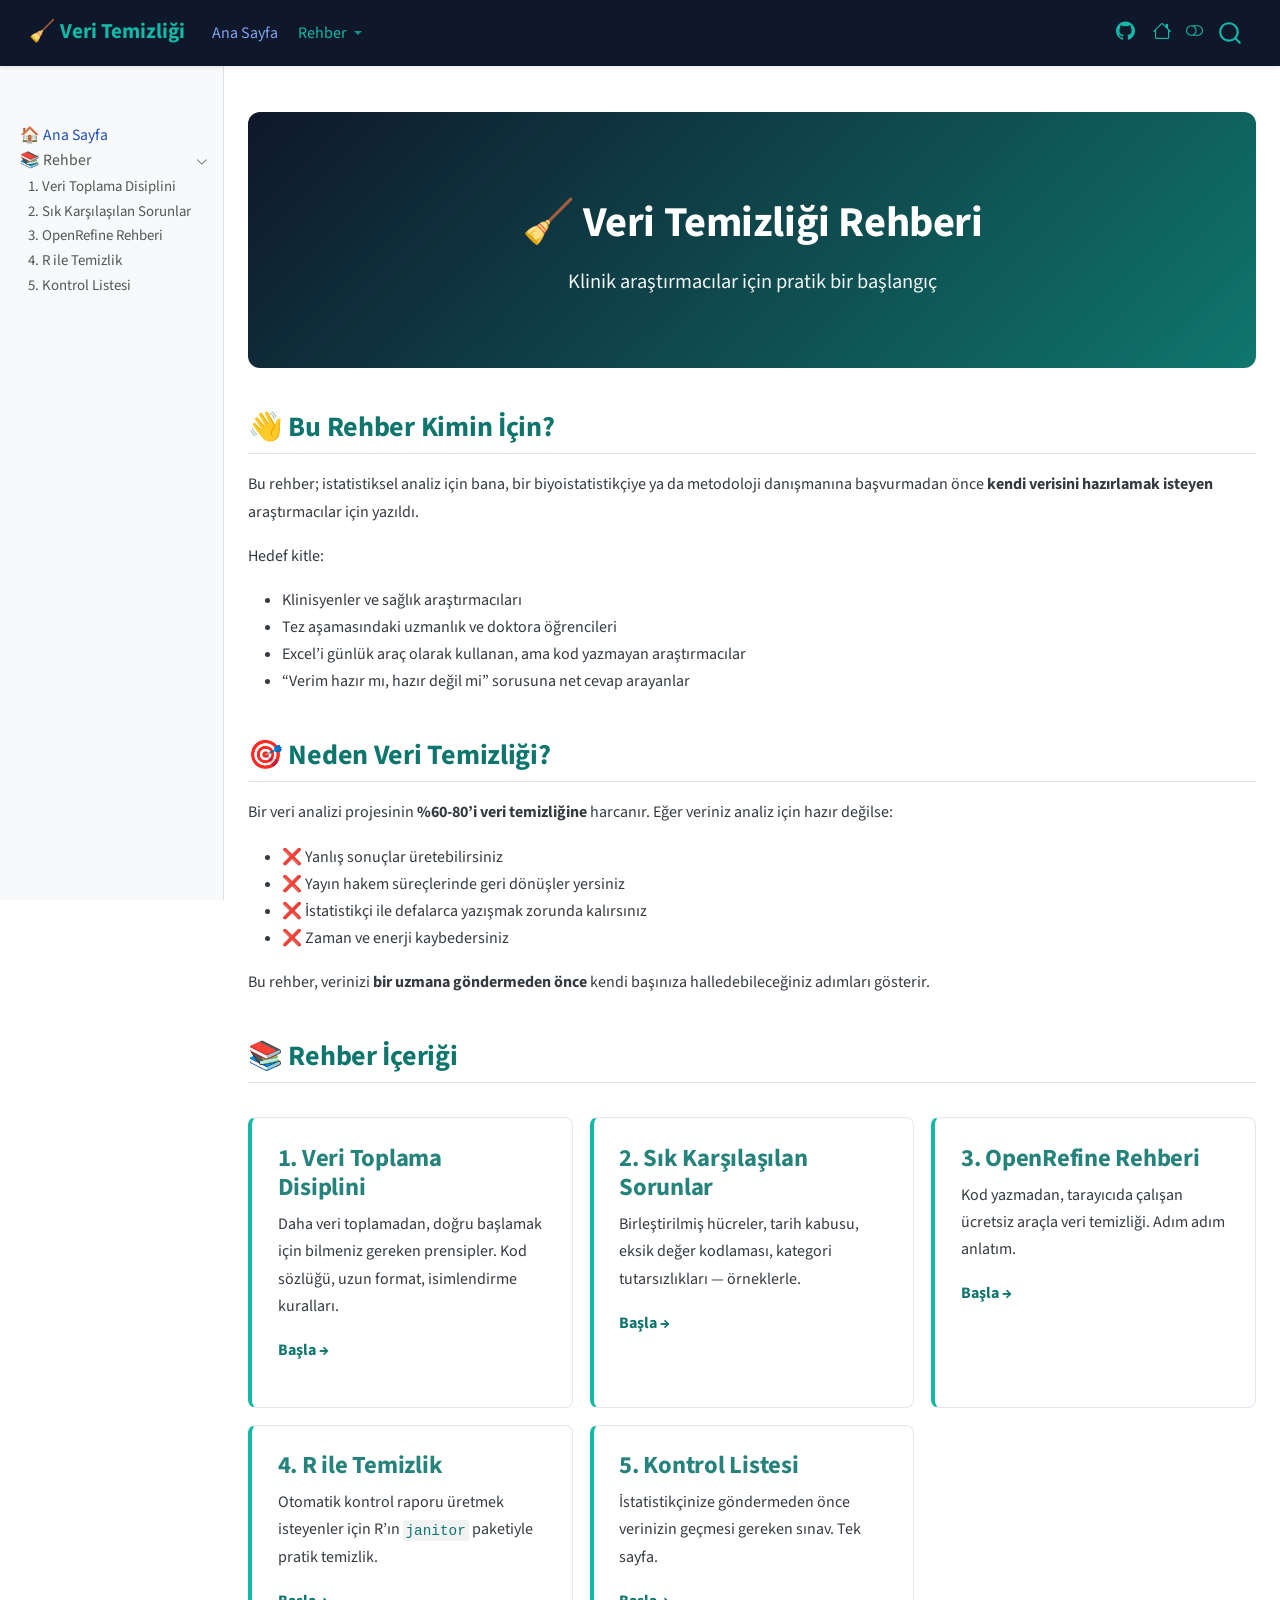
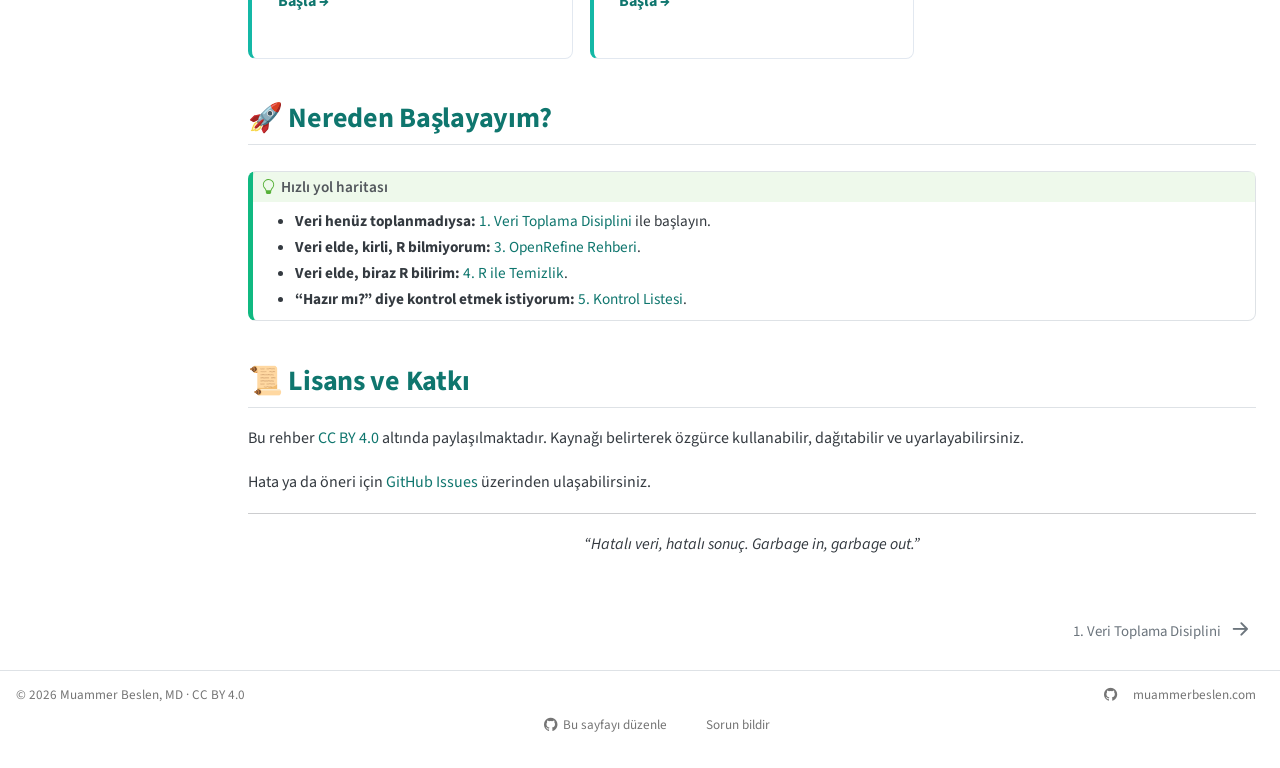
<file: index.html>
<!DOCTYPE html>
<html xmlns="http://www.w3.org/1999/xhtml" lang="tr" xml:lang="tr"><head>

<meta charset="utf-8">
<meta name="generator" content="quarto-1.9.37">

<meta name="viewport" content="width=device-width, initial-scale=1.0, user-scalable=yes">


<title>Veri Temizliği Rehberi</title>
<style>
/* Default styles provided by pandoc.
** See https://pandoc.org/MANUAL.html#variables-for-html for config info.
*/
code{white-space: pre-wrap;}
span.smallcaps{font-variant: small-caps;}
div.columns{display: flex; gap: min(4vw, 1.5em);}
div.column{flex: auto; overflow-x: auto;}
div.hanging-indent{margin-left: 1.5em; text-indent: -1.5em;}
ul.task-list{list-style: none;}
ul.task-list li input[type="checkbox"] {
  width: 0.8em;
  margin: 0 0.8em 0.2em -1em; /* quarto-specific, see https://github.com/quarto-dev/quarto-cli/issues/4556 */ 
  vertical-align: middle;
}
</style>


<script src="site_libs/quarto-nav/quarto-nav.js"></script>
<script src="site_libs/quarto-nav/headroom.min.js"></script>
<script src="site_libs/clipboard/clipboard.min.js"></script>
<script src="site_libs/quarto-search/autocomplete.umd.js"></script>
<script src="site_libs/quarto-search/fuse.min.js"></script>
<script src="site_libs/quarto-search/quarto-search.js"></script>
<meta name="quarto:offset" content="./">
<link href="./rehber/01-veri-toplama-disiplini.html" rel="next">
<script src="site_libs/quarto-html/quarto.js" type="module"></script>
<script src="site_libs/quarto-html/tabsets/tabsets.js" type="module"></script>
<script src="site_libs/quarto-html/popper.min.js"></script>
<script src="site_libs/quarto-html/tippy.umd.min.js"></script>
<script src="site_libs/quarto-html/anchor.min.js"></script>
<link href="site_libs/quarto-html/tippy.css" rel="stylesheet">
<link href="site_libs/quarto-html/quarto-syntax-highlighting-acf12a64177840b8d86f2d4f01b2e9fb.css" rel="stylesheet" class="quarto-color-scheme" id="quarto-text-highlighting-styles">
<link href="site_libs/quarto-html/quarto-syntax-highlighting-dark-23bbe8b5e4efc1e257f6d59dce478b08.css" rel="stylesheet" class="quarto-color-scheme quarto-color-alternate" id="quarto-text-highlighting-styles">
<link href="site_libs/quarto-html/quarto-syntax-highlighting-acf12a64177840b8d86f2d4f01b2e9fb.css" rel="stylesheet" class="quarto-color-scheme-extra" id="quarto-text-highlighting-styles">
<script src="site_libs/bootstrap/bootstrap.min.js"></script>
<link href="site_libs/bootstrap/bootstrap-icons.css" rel="stylesheet">
<link href="site_libs/bootstrap/bootstrap-5feaabed66f5ac1224eebc6339d715e7.min.css" rel="stylesheet" append-hash="true" class="quarto-color-scheme" id="quarto-bootstrap" data-mode="light">
<link href="site_libs/bootstrap/bootstrap-dark-e463fe4cac91f302a4b3b62c8a97ad20.min.css" rel="stylesheet" append-hash="true" class="quarto-color-scheme quarto-color-alternate" id="quarto-bootstrap" data-mode="dark">
<link href="site_libs/bootstrap/bootstrap-5feaabed66f5ac1224eebc6339d715e7.min.css" rel="stylesheet" append-hash="true" class="quarto-color-scheme-extra" id="quarto-bootstrap" data-mode="light">
<script id="quarto-search-options" type="application/json">{
  "location": "navbar",
  "copy-button": false,
  "collapse-after": 3,
  "panel-placement": "end",
  "type": "overlay",
  "limit": 50,
  "keyboard-shortcut": [
    "f",
    "/",
    "s"
  ],
  "show-item-context": false,
  "language": {
    "search-no-results-text": "Sonuç yok",
    "search-matching-documents-text": "eşleşen belgeler",
    "search-copy-link-title": "Aramak için bağlantıyı kopyalayın",
    "search-hide-matches-text": "Ek eşleşmeleri gizle",
    "search-more-match-text": "bu belgede bir tane daha eşleşme",
    "search-more-matches-text": "bu belgede daha fazla eşleşme",
    "search-clear-button-title": "Temizle",
    "search-text-placeholder": "",
    "search-detached-cancel-button-title": "İptal et",
    "search-submit-button-title": "Gönder",
    "search-label": "Ara"
  }
}</script>
<style>html{ scroll-behavior: smooth; }</style>


<link rel="stylesheet" href="styles.css">
</head>

<body class="nav-sidebar docked nav-fixed quarto-light"><script id="quarto-html-before-body" type="application/javascript">
    const toggleBodyColorMode = (bsSheetEl) => {
      const mode = bsSheetEl.getAttribute("data-mode");
      const bodyEl = window.document.querySelector("body");
      if (mode === "dark") {
        bodyEl.classList.add("quarto-dark");
        bodyEl.classList.remove("quarto-light");
      } else {
        bodyEl.classList.add("quarto-light");
        bodyEl.classList.remove("quarto-dark");
      }
    }
    const toggleBodyColorPrimary = () => {
      const bsSheetEl = window.document.querySelector("link#quarto-bootstrap:not([rel=disabled-stylesheet])");
      if (bsSheetEl) {
        toggleBodyColorMode(bsSheetEl);
      }
    }
    const setColorSchemeToggle = (alternate) => {
      const toggles = window.document.querySelectorAll('.quarto-color-scheme-toggle');
      for (let i=0; i < toggles.length; i++) {
        const toggle = toggles[i];
        if (toggle) {
          if (alternate) {
            toggle.classList.add("alternate");
          } else {
            toggle.classList.remove("alternate");
          }
        }
      }
    };
    const toggleColorMode = (alternate) => {
      // Switch the stylesheets
      const primaryStylesheets = window.document.querySelectorAll('link.quarto-color-scheme:not(.quarto-color-alternate)');
      const alternateStylesheets = window.document.querySelectorAll('link.quarto-color-scheme.quarto-color-alternate');
      manageTransitions('#quarto-margin-sidebar .nav-link', false);
      if (alternate) {
        // note: dark is layered on light, we don't disable primary!
        enableStylesheet(alternateStylesheets);
        for (const sheetNode of alternateStylesheets) {
          if (sheetNode.id === "quarto-bootstrap") {
            toggleBodyColorMode(sheetNode);
          }
        }
      } else {
        disableStylesheet(alternateStylesheets);
        enableStylesheet(primaryStylesheets)
        toggleBodyColorPrimary();
      }
      manageTransitions('#quarto-margin-sidebar .nav-link', true);
      // Switch the toggles
      setColorSchemeToggle(alternate)
      // Hack to workaround the fact that safari doesn't
      // properly recolor the scrollbar when toggling (#1455)
      if (navigator.userAgent.indexOf('Safari') > 0 && navigator.userAgent.indexOf('Chrome') == -1) {
        manageTransitions("body", false);
        window.scrollTo(0, 1);
        setTimeout(() => {
          window.scrollTo(0, 0);
          manageTransitions("body", true);
        }, 40);
      }
    }
    const disableStylesheet = (stylesheets) => {
      for (let i=0; i < stylesheets.length; i++) {
        const stylesheet = stylesheets[i];
        stylesheet.rel = 'disabled-stylesheet';
      }
    }
    const enableStylesheet = (stylesheets) => {
      for (let i=0; i < stylesheets.length; i++) {
        const stylesheet = stylesheets[i];
        if(stylesheet.rel !== 'stylesheet') { // for Chrome, which will still FOUC without this check
          stylesheet.rel = 'stylesheet';
        }
      }
    }
    const manageTransitions = (selector, allowTransitions) => {
      const els = window.document.querySelectorAll(selector);
      for (let i=0; i < els.length; i++) {
        const el = els[i];
        if (allowTransitions) {
          el.classList.remove('notransition');
        } else {
          el.classList.add('notransition');
        }
      }
    }
    const isFileUrl = () => {
      return window.location.protocol === 'file:';
    }
    const hasAlternateSentinel = () => {
      let styleSentinel = getColorSchemeSentinel();
      if (styleSentinel !== null) {
        return styleSentinel === "alternate";
      } else {
        return false;
      }
    }
    const setStyleSentinel = (alternate) => {
      const value = alternate ? "alternate" : "default";
      if (!isFileUrl()) {
        window.localStorage.setItem("quarto-color-scheme", value);
      } else {
        localAlternateSentinel = value;
      }
    }
    const getColorSchemeSentinel = () => {
      if (!isFileUrl()) {
        const storageValue = window.localStorage.getItem("quarto-color-scheme");
        return storageValue != null ? storageValue : localAlternateSentinel;
      } else {
        return localAlternateSentinel;
      }
    }
    const toggleGiscusIfUsed = (isAlternate, darkModeDefault) => {
      const baseTheme = document.querySelector('#giscus-base-theme')?.value ?? 'light';
      const alternateTheme = document.querySelector('#giscus-alt-theme')?.value ?? 'dark';
      let newTheme = '';
      if(authorPrefersDark) {
        newTheme = isAlternate ? baseTheme : alternateTheme;
      } else {
        newTheme = isAlternate ? alternateTheme : baseTheme;
      }
      const changeGiscusTheme = () => {
        // From: https://github.com/giscus/giscus/issues/336
        const sendMessage = (message) => {
          const iframe = document.querySelector('iframe.giscus-frame');
          if (!iframe) return;
          iframe.contentWindow.postMessage({ giscus: message }, 'https://giscus.app');
        }
        sendMessage({
          setConfig: {
            theme: newTheme
          }
        });
      }
      const isGiscussLoaded = window.document.querySelector('iframe.giscus-frame') !== null;
      if (isGiscussLoaded) {
        changeGiscusTheme();
      }
    };
    const authorPrefersDark = false;
    const darkModeDefault = authorPrefersDark;
      document.querySelector('link#quarto-text-highlighting-styles.quarto-color-scheme-extra').rel = 'disabled-stylesheet';
      document.querySelector('link#quarto-bootstrap.quarto-color-scheme-extra').rel = 'disabled-stylesheet';
    let localAlternateSentinel = darkModeDefault ? 'alternate' : 'default';
    // Dark / light mode switch
    window.quartoToggleColorScheme = () => {
      // Read the current dark / light value
      let toAlternate = !hasAlternateSentinel();
      toggleColorMode(toAlternate);
      setStyleSentinel(toAlternate);
      toggleGiscusIfUsed(toAlternate, darkModeDefault);
      window.dispatchEvent(new Event('resize'));
    };
    // Switch to dark mode if need be
    if (hasAlternateSentinel()) {
      toggleColorMode(true);
    } else {
      toggleColorMode(false);
    }
  </script>

<div id="quarto-search-results"></div>
  <header id="quarto-header" class="headroom fixed-top">
    <nav class="navbar navbar-expand-lg " data-bs-theme="dark">
      <div class="navbar-container container-fluid">
      <div class="navbar-brand-container mx-auto">
    <a class="navbar-brand" href="./index.html">
    <span class="navbar-title">🧹 Veri Temizliği</span>
    </a>
  </div>
            <div id="quarto-search" class="" title="Ara"></div>
          <button class="navbar-toggler" type="button" data-bs-toggle="collapse" data-bs-target="#navbarCollapse" aria-controls="navbarCollapse" role="menu" aria-expanded="false" aria-label="Gezinmeyi değiştir" onclick="if (window.quartoToggleHeadroom) { window.quartoToggleHeadroom(); }">
  <span class="navbar-toggler-icon"></span>
</button>
          <div class="collapse navbar-collapse" id="navbarCollapse">
            <ul class="navbar-nav navbar-nav-scroll me-auto">
  <li class="nav-item">
    <a class="nav-link active" href="./index.html" aria-current="page"> 
<span class="menu-text">Ana Sayfa</span></a>
  </li>  
  <li class="nav-item dropdown ">
    <a class="nav-link dropdown-toggle" href="#" id="nav-menu-rehber" role="link" data-bs-toggle="dropdown" aria-expanded="false">
 <span class="menu-text">Rehber</span>
    </a>
    <ul class="dropdown-menu" aria-labelledby="nav-menu-rehber">    
        <li>
    <a class="dropdown-item" href="./rehber/01-veri-toplama-disiplini.html">
 <span class="dropdown-text">1. Veri Toplama Disiplini</span></a>
  </li>  
        <li>
    <a class="dropdown-item" href="./rehber/02-sik-sorunlar.html">
 <span class="dropdown-text">2. Sık Karşılaşılan Sorunlar</span></a>
  </li>  
        <li>
    <a class="dropdown-item" href="./rehber/03-openrefine-rehberi.html">
 <span class="dropdown-text">3. OpenRefine Rehberi</span></a>
  </li>  
        <li>
    <a class="dropdown-item" href="./rehber/04-r-temizlik.html">
 <span class="dropdown-text">4. R ile Temizlik</span></a>
  </li>  
        <li>
    <a class="dropdown-item" href="./rehber/05-kontrol-listesi.html">
 <span class="dropdown-text">5. Kontrol Listesi</span></a>
  </li>  
    </ul>
  </li>
</ul>
            <ul class="navbar-nav navbar-nav-scroll ms-auto">
  <li class="nav-item compact">
    <a class="nav-link" href="https://github.com/drmuammer/veri-temizligi"> <i class="bi bi-github" role="img" aria-label="GitHub">
</i> 
<span class="menu-text"></span></a>
  </li>  
  <li class="nav-item compact">
    <a class="nav-link" href="https://muammerbeslen.com"> <i class="bi bi-house" role="img" aria-label="Website">
</i> 
<span class="menu-text"></span></a>
  </li>  
</ul>
          </div> <!-- /navcollapse -->
            <div class="quarto-navbar-tools">
  <a href="" class="quarto-color-scheme-toggle quarto-navigation-tool  px-1" onclick="window.quartoToggleColorScheme(); return false;" title="Karanlık modu değiştir"><i class="bi"></i></a>
</div>
      </div> <!-- /container-fluid -->
    </nav>
  <nav class="quarto-secondary-nav">
    <div class="container-fluid d-flex">
      <button type="button" class="quarto-btn-toggle btn" data-bs-toggle="collapse" role="button" data-bs-target=".quarto-sidebar-collapse-item" aria-controls="quarto-sidebar" aria-expanded="false" aria-label="Kenar çubuğunu değiştir" onclick="if (window.quartoToggleHeadroom) { window.quartoToggleHeadroom(); }">
        <i class="bi bi-layout-text-sidebar-reverse"></i>
      </button>
        <nav class="quarto-page-breadcrumbs" aria-label="breadcrumb"><ol class="breadcrumb"><li class="breadcrumb-item"><a href="./index.html">🏠 Ana Sayfa</a></li></ol></nav>
        <a class="flex-grow-1" role="navigation" data-bs-toggle="collapse" data-bs-target=".quarto-sidebar-collapse-item" aria-controls="quarto-sidebar" aria-expanded="false" aria-label="Kenar çubuğunu değiştir" onclick="if (window.quartoToggleHeadroom) { window.quartoToggleHeadroom(); }">      
        </a>
      <button type="button" class="btn quarto-search-button" aria-label="Ara" onclick="window.quartoOpenSearch();">
        <i class="bi bi-search"></i>
      </button>
    </div>
  </nav>
</header>
<!-- content -->
<div id="quarto-content" class="quarto-container page-columns page-rows-contents page-layout-full page-navbar">
<!-- sidebar -->
  <nav id="quarto-sidebar" class="sidebar collapse collapse-horizontal quarto-sidebar-collapse-item sidebar-navigation docked overflow-auto">
        <div class="mt-2 flex-shrink-0 align-items-center">
        <div class="sidebar-search">
        <div id="quarto-search" class="" title="Ara"></div>
        </div>
        </div>
    <div class="sidebar-menu-container"> 
    <ul class="list-unstyled mt-1">
        <li class="sidebar-item">
  <div class="sidebar-item-container"> 
  <a href="./index.html" class="sidebar-item-text sidebar-link active">
 <span class="menu-text">🏠 Ana Sayfa</span></a>
  </div>
</li>
        <li class="sidebar-item sidebar-item-section">
      <div class="sidebar-item-container"> 
            <a class="sidebar-item-text sidebar-link text-start" data-bs-toggle="collapse" data-bs-target="#quarto-sidebar-section-1" role="navigation" aria-expanded="true">
 <span class="menu-text">📚 Rehber</span></a>
          <a class="sidebar-item-toggle text-start" data-bs-toggle="collapse" data-bs-target="#quarto-sidebar-section-1" role="navigation" aria-expanded="true" aria-label="Bölümü değiştir">
            <i class="bi bi-chevron-right ms-2"></i>
          </a> 
      </div>
      <ul id="quarto-sidebar-section-1" class="collapse list-unstyled sidebar-section depth1 show">  
          <li class="sidebar-item">
  <div class="sidebar-item-container"> 
  <a href="./rehber/01-veri-toplama-disiplini.html" class="sidebar-item-text sidebar-link">
 <span class="menu-text">1. Veri Toplama Disiplini</span></a>
  </div>
</li>
          <li class="sidebar-item">
  <div class="sidebar-item-container"> 
  <a href="./rehber/02-sik-sorunlar.html" class="sidebar-item-text sidebar-link">
 <span class="menu-text">2. Sık Karşılaşılan Sorunlar</span></a>
  </div>
</li>
          <li class="sidebar-item">
  <div class="sidebar-item-container"> 
  <a href="./rehber/03-openrefine-rehberi.html" class="sidebar-item-text sidebar-link">
 <span class="menu-text">3. OpenRefine Rehberi</span></a>
  </div>
</li>
          <li class="sidebar-item">
  <div class="sidebar-item-container"> 
  <a href="./rehber/04-r-temizlik.html" class="sidebar-item-text sidebar-link">
 <span class="menu-text">4. R ile Temizlik</span></a>
  </div>
</li>
          <li class="sidebar-item">
  <div class="sidebar-item-container"> 
  <a href="./rehber/05-kontrol-listesi.html" class="sidebar-item-text sidebar-link">
 <span class="menu-text">5. Kontrol Listesi</span></a>
  </div>
</li>
      </ul>
  </li>
    </ul>
    </div>
</nav>
<div id="quarto-sidebar-glass" class="quarto-sidebar-collapse-item" data-bs-toggle="collapse" data-bs-target=".quarto-sidebar-collapse-item"></div>
<!-- margin-sidebar -->
    
<!-- main -->
<main class="content column-page-right" id="quarto-document-content"><header id="title-block-header" class="quarto-title-block"></header>





<section id="veri-temizliği-rehberi" class="level1 hero-banner">
<h1>🧹 Veri Temizliği Rehberi</h1>
<p>Klinik araştırmacılar için pratik bir başlangıç</p>
</section>
<section id="bu-rehber-kimin-için" class="level2">
<h2 class="anchored" data-anchor-id="bu-rehber-kimin-için">👋 Bu Rehber Kimin İçin?</h2>
<p>Bu rehber; istatistiksel analiz için bana, bir biyoistatistikçiye ya da metodoloji danışmanına başvurmadan önce <strong>kendi verisini hazırlamak isteyen</strong> araştırmacılar için yazıldı.</p>
<p>Hedef kitle:</p>
<ul>
<li>Klinisyenler ve sağlık araştırmacıları</li>
<li>Tez aşamasındaki uzmanlık ve doktora öğrencileri</li>
<li>Excel’i günlük araç olarak kullanan, ama kod yazmayan araştırmacılar</li>
<li>“Verim hazır mı, hazır değil mi” sorusuna net cevap arayanlar</li>
</ul>
</section>
<section id="neden-veri-temizliği" class="level2">
<h2 class="anchored" data-anchor-id="neden-veri-temizliği">🎯 Neden Veri Temizliği?</h2>
<p>Bir veri analizi projesinin <strong>%60-80’i veri temizliğine</strong> harcanır. Eğer veriniz analiz için hazır değilse:</p>
<ul>
<li>❌ Yanlış sonuçlar üretebilirsiniz</li>
<li>❌ Yayın hakem süreçlerinde geri dönüşler yersiniz<br>
</li>
<li>❌ İstatistikçi ile defalarca yazışmak zorunda kalırsınız</li>
<li>❌ Zaman ve enerji kaybedersiniz</li>
</ul>
<p>Bu rehber, verinizi <strong>bir uzmana göndermeden önce</strong> kendi başınıza halledebileceğiniz adımları gösterir.</p>
</section>
<section id="rehber-içeriği" class="level2">
<h2 class="anchored" data-anchor-id="rehber-içeriği">📚 Rehber İçeriği</h2>
<div class="kart-grid">
<section id="veri-toplama-disiplini" class="level3 kart">
<h3 class="anchored" data-anchor-id="veri-toplama-disiplini">1. Veri Toplama Disiplini</h3>
<p>Daha veri toplamadan, doğru başlamak için bilmeniz gereken prensipler. Kod sözlüğü, uzun format, isimlendirme kuralları.</p>
<p><a href="./rehber/01-veri-toplama-disiplini.html"><strong>Başla →</strong></a></p>
</section>
<section id="sık-karşılaşılan-sorunlar" class="level3 kart">
<h3 class="anchored" data-anchor-id="sık-karşılaşılan-sorunlar">2. Sık Karşılaşılan Sorunlar</h3>
<p>Birleştirilmiş hücreler, tarih kabusu, eksik değer kodlaması, kategori tutarsızlıkları — örneklerle.</p>
<p><a href="./rehber/02-sik-sorunlar.html"><strong>Başla →</strong></a></p>
</section>
<section id="openrefine-rehberi" class="level3 kart">
<h3 class="anchored" data-anchor-id="openrefine-rehberi">3. OpenRefine Rehberi</h3>
<p>Kod yazmadan, tarayıcıda çalışan ücretsiz araçla veri temizliği. Adım adım anlatım.</p>
<p><a href="./rehber/03-openrefine-rehberi.html"><strong>Başla →</strong></a></p>
</section>
<section id="r-ile-temizlik" class="level3 kart">
<h3 class="anchored" data-anchor-id="r-ile-temizlik">4. R ile Temizlik</h3>
<p>Otomatik kontrol raporu üretmek isteyenler için R’ın <code>janitor</code> paketiyle pratik temizlik.</p>
<p><a href="./rehber/04-r-temizlik.html"><strong>Başla →</strong></a></p>
</section>
<section id="kontrol-listesi" class="level3 kart">
<h3 class="anchored" data-anchor-id="kontrol-listesi">5. Kontrol Listesi</h3>
<p>İstatistikçinize göndermeden önce verinizin geçmesi gereken sınav. Tek sayfa.</p>
<p><a href="./rehber/05-kontrol-listesi.html"><strong>Başla →</strong></a></p>
</section>
</div>
</section>
<section id="nereden-başlayayım" class="level2">
<h2 class="anchored" data-anchor-id="nereden-başlayayım">🚀 Nereden Başlayayım?</h2>
<div class="callout callout-style-default callout-tip callout-titled">
<div class="callout-header d-flex align-content-center">
<div class="callout-icon-container">
<i class="callout-icon"></i>
</div>
<div class="callout-title-container flex-fill">
<span class="screen-reader-only">İpucu</span>Hızlı yol haritası
</div>
</div>
<div class="callout-body-container callout-body">
<ul>
<li><strong>Veri henüz toplanmadıysa:</strong> <a href="./rehber/01-veri-toplama-disiplini.html">1. Veri Toplama Disiplini</a> ile başlayın.</li>
<li><strong>Veri elde, kirli, R bilmiyorum:</strong> <a href="./rehber/03-openrefine-rehberi.html">3. OpenRefine Rehberi</a>.</li>
<li><strong>Veri elde, biraz R bilirim:</strong> <a href="./rehber/04-r-temizlik.html">4. R ile Temizlik</a>.</li>
<li><strong>“Hazır mı?” diye kontrol etmek istiyorum:</strong> <a href="./rehber/05-kontrol-listesi.html">5. Kontrol Listesi</a>.</li>
</ul>
</div>
</div>
</section>
<section id="lisans-ve-katkı" class="level2">
<h2 class="anchored" data-anchor-id="lisans-ve-katkı">📜 Lisans ve Katkı</h2>
<p>Bu rehber <a href="https://creativecommons.org/licenses/by/4.0/">CC BY 4.0</a> altında paylaşılmaktadır. Kaynağı belirterek özgürce kullanabilir, dağıtabilir ve uyarlayabilirsiniz.</p>
<p>Hata ya da öneri için <a href="https://github.com/drmuammer/veri-temizligi/issues">GitHub Issues</a> üzerinden ulaşabilirsiniz.</p>
<hr>
<div class="text-center">
<p><em>“Hatalı veri, hatalı sonuç. Garbage in, garbage out.”</em></p>
</div>


</section>

<a onclick="window.scrollTo(0, 0); return false;" role="button" id="quarto-back-to-top"><i class="bi bi-arrow-up"></i> Başa dön</a></main> <!-- /main -->
<script id="quarto-html-after-body" type="application/javascript">
  window.document.addEventListener("DOMContentLoaded", function (event) {
    // Ensure there is a toggle, if there isn't float one in the top right
    if (window.document.querySelector('.quarto-color-scheme-toggle') === null) {
      const a = window.document.createElement('a');
      a.classList.add('top-right');
      a.classList.add('quarto-color-scheme-toggle');
      a.href = "";
      a.onclick = function() { try { window.quartoToggleColorScheme(); } catch {} return false; };
      const i = window.document.createElement("i");
      i.classList.add('bi');
      a.appendChild(i);
      window.document.body.appendChild(a);
    }
    setColorSchemeToggle(hasAlternateSentinel())
    const icon = "";
    const anchorJS = new window.AnchorJS();
    anchorJS.options = {
      placement: 'right',
      icon: icon
    };
    anchorJS.add('.anchored');
    const isCodeAnnotation = (el) => {
      for (const clz of el.classList) {
        if (clz.startsWith('code-annotation-')) {                     
          return true;
        }
      }
      return false;
    }
    const onCopySuccess = function(e) {
      // button target
      const button = e.trigger;
      // don't keep focus
      button.blur();
      // flash "checked"
      button.classList.add('code-copy-button-checked');
      var currentTitle = button.getAttribute("title");
      button.setAttribute("title", "Kopyalandı");
      let tooltip;
      if (window.bootstrap) {
        button.setAttribute("data-bs-toggle", "tooltip");
        button.setAttribute("data-bs-placement", "left");
        button.setAttribute("data-bs-title", "Kopyalandı");
        tooltip = new bootstrap.Tooltip(button, 
          { trigger: "manual", 
            customClass: "code-copy-button-tooltip",
            offset: [0, -8]});
        tooltip.show();    
      }
      setTimeout(function() {
        if (tooltip) {
          tooltip.hide();
          button.removeAttribute("data-bs-title");
          button.removeAttribute("data-bs-toggle");
          button.removeAttribute("data-bs-placement");
        }
        button.setAttribute("title", currentTitle);
        button.classList.remove('code-copy-button-checked');
      }, 1000);
      // clear code selection
      e.clearSelection();
    }
    const getTextToCopy = function(trigger) {
      const outerScaffold = trigger.parentElement.cloneNode(true);
      const codeEl = outerScaffold.querySelector('code');
      for (const childEl of codeEl.children) {
        if (isCodeAnnotation(childEl)) {
          childEl.remove();
        }
      }
      return codeEl.innerText;
    }
    const clipboard = new window.ClipboardJS('.code-copy-button:not([data-in-quarto-modal])', {
      text: getTextToCopy
    });
    clipboard.on('success', onCopySuccess);
    if (window.document.getElementById('quarto-embedded-source-code-modal')) {
      const clipboardModal = new window.ClipboardJS('.code-copy-button[data-in-quarto-modal]', {
        text: getTextToCopy,
        container: window.document.getElementById('quarto-embedded-source-code-modal')
      });
      clipboardModal.on('success', onCopySuccess);
    }
      var localhostRegex = new RegExp(/^(?:http|https):\/\/localhost\:?[0-9]*\//);
      var mailtoRegex = new RegExp(/^mailto:/);
        var filterRegex = new RegExp("https:\/\/drmuammer\.github\.io\/veri-temizligi\/");
      var isInternal = (href) => {
          return filterRegex.test(href) || localhostRegex.test(href) || mailtoRegex.test(href);
      }
      // Inspect non-navigation links and adorn them if external
     var links = window.document.querySelectorAll('a[href]:not(.nav-link):not(.navbar-brand):not(.toc-action):not(.sidebar-link):not(.sidebar-item-toggle):not(.pagination-link):not(.no-external):not([aria-hidden]):not(.dropdown-item):not(.quarto-navigation-tool):not(.about-link)');
      for (var i=0; i<links.length; i++) {
        const link = links[i];
        if (!isInternal(link.href)) {
          // undo the damage that might have been done by quarto-nav.js in the case of
          // links that we want to consider external
          if (link.dataset.originalHref !== undefined) {
            link.href = link.dataset.originalHref;
          }
            // target, if specified
            link.setAttribute("target", "_blank");
            if (link.getAttribute("rel") === null) {
              link.setAttribute("rel", "noopener");
            }
        }
      }
    function tippyHover(el, contentFn, onTriggerFn, onUntriggerFn) {
      const config = {
        allowHTML: true,
        maxWidth: 500,
        delay: 100,
        arrow: false,
        appendTo: function(el) {
            return el.parentElement;
        },
        interactive: true,
        interactiveBorder: 10,
        theme: 'quarto',
        placement: 'bottom-start',
      };
      if (contentFn) {
        config.content = contentFn;
      }
      if (onTriggerFn) {
        config.onTrigger = onTriggerFn;
      }
      if (onUntriggerFn) {
        config.onUntrigger = onUntriggerFn;
      }
      window.tippy(el, config); 
    }
    const noterefs = window.document.querySelectorAll('a[role="doc-noteref"]');
    for (var i=0; i<noterefs.length; i++) {
      const ref = noterefs[i];
      tippyHover(ref, function() {
        // use id or data attribute instead here
        let href = ref.getAttribute('data-footnote-href') || ref.getAttribute('href');
        try { href = new URL(href).hash; } catch {}
        const id = href.replace(/^#\/?/, "");
        const note = window.document.getElementById(id);
        if (note) {
          return note.innerHTML;
        } else {
          return "";
        }
      });
    }
    const xrefs = window.document.querySelectorAll('a.quarto-xref');
    const processXRef = (id, note) => {
      // Strip column container classes
      const stripColumnClz = (el) => {
        el.classList.remove("page-full", "page-columns");
        if (el.children) {
          for (const child of el.children) {
            stripColumnClz(child);
          }
        }
      }
      stripColumnClz(note)
      if (id === null || id.startsWith('sec-')) {
        // Special case sections, only their first couple elements
        const container = document.createElement("div");
        if (note.children && note.children.length > 2) {
          container.appendChild(note.children[0].cloneNode(true));
          for (let i = 1; i < note.children.length; i++) {
            const child = note.children[i];
            if (child.tagName === "P" && child.innerText === "") {
              continue;
            } else {
              container.appendChild(child.cloneNode(true));
              break;
            }
          }
          if (window.Quarto?.typesetMath) {
            window.Quarto.typesetMath(container);
          }
          return container.innerHTML
        } else {
          if (window.Quarto?.typesetMath) {
            window.Quarto.typesetMath(note);
          }
          return note.innerHTML;
        }
      } else {
        // Remove any anchor links if they are present
        const anchorLink = note.querySelector('a.anchorjs-link');
        if (anchorLink) {
          anchorLink.remove();
        }
        if (window.Quarto?.typesetMath) {
          window.Quarto.typesetMath(note);
        }
        if (note.classList.contains("callout")) {
          return note.outerHTML;
        } else {
          return note.innerHTML;
        }
      }
    }
    for (var i=0; i<xrefs.length; i++) {
      const xref = xrefs[i];
      tippyHover(xref, undefined, function(instance) {
        instance.disable();
        let url = xref.getAttribute('href');
        let hash = undefined; 
        if (url.startsWith('#')) {
          hash = url;
        } else {
          try { hash = new URL(url).hash; } catch {}
        }
        if (hash) {
          const id = hash.replace(/^#\/?/, "");
          const note = window.document.getElementById(id);
          if (note !== null) {
            try {
              const html = processXRef(id, note.cloneNode(true));
              instance.setContent(html);
            } finally {
              instance.enable();
              instance.show();
            }
          } else {
            // See if we can fetch this
            fetch(url.split('#')[0])
            .then(res => res.text())
            .then(html => {
              const parser = new DOMParser();
              const htmlDoc = parser.parseFromString(html, "text/html");
              const note = htmlDoc.getElementById(id);
              if (note !== null) {
                const html = processXRef(id, note);
                instance.setContent(html);
              } 
            }).finally(() => {
              instance.enable();
              instance.show();
            });
          }
        } else {
          // See if we can fetch a full url (with no hash to target)
          // This is a special case and we should probably do some content thinning / targeting
          fetch(url)
          .then(res => res.text())
          .then(html => {
            const parser = new DOMParser();
            const htmlDoc = parser.parseFromString(html, "text/html");
            const note = htmlDoc.querySelector('main.content');
            if (note !== null) {
              // This should only happen for chapter cross references
              // (since there is no id in the URL)
              // remove the first header
              if (note.children.length > 0 && note.children[0].tagName === "HEADER") {
                note.children[0].remove();
              }
              const html = processXRef(null, note);
              instance.setContent(html);
            } 
          }).finally(() => {
            instance.enable();
            instance.show();
          });
        }
      }, function(instance) {
      });
    }
        let selectedAnnoteEl;
        const selectorForAnnotation = ( cell, annotation) => {
          let cellAttr = 'data-code-cell="' + cell + '"';
          let lineAttr = 'data-code-annotation="' +  annotation + '"';
          const selector = 'span[' + cellAttr + '][' + lineAttr + ']';
          return selector;
        }
        const selectCodeLines = (annoteEl) => {
          const doc = window.document;
          const targetCell = annoteEl.getAttribute("data-target-cell");
          const targetAnnotation = annoteEl.getAttribute("data-target-annotation");
          const annoteSpan = window.document.querySelector(selectorForAnnotation(targetCell, targetAnnotation));
          const lines = annoteSpan.getAttribute("data-code-lines").split(",");
          const lineIds = lines.map((line) => {
            return targetCell + "-" + line;
          })
          let top = null;
          let height = null;
          let parent = null;
          if (lineIds.length > 0) {
              //compute the position of the single el (top and bottom and make a div)
              const el = window.document.getElementById(lineIds[0]);
              top = el.offsetTop;
              height = el.offsetHeight;
              parent = el.parentElement.parentElement;
            if (lineIds.length > 1) {
              const lastEl = window.document.getElementById(lineIds[lineIds.length - 1]);
              const bottom = lastEl.offsetTop + lastEl.offsetHeight;
              height = bottom - top;
            }
            if (top !== null && height !== null && parent !== null) {
              // cook up a div (if necessary) and position it 
              let div = window.document.getElementById("code-annotation-line-highlight");
              if (div === null) {
                div = window.document.createElement("div");
                div.setAttribute("id", "code-annotation-line-highlight");
                div.style.position = 'absolute';
                parent.appendChild(div);
              }
              div.style.top = top - 2 + "px";
              div.style.height = height + 4 + "px";
              div.style.left = 0;
              let gutterDiv = window.document.getElementById("code-annotation-line-highlight-gutter");
              if (gutterDiv === null) {
                gutterDiv = window.document.createElement("div");
                gutterDiv.setAttribute("id", "code-annotation-line-highlight-gutter");
                gutterDiv.style.position = 'absolute';
                const codeCell = window.document.getElementById(targetCell);
                const gutter = codeCell.querySelector('.code-annotation-gutter');
                gutter.appendChild(gutterDiv);
              }
              gutterDiv.style.top = top - 2 + "px";
              gutterDiv.style.height = height + 4 + "px";
            }
            selectedAnnoteEl = annoteEl;
          }
        };
        const unselectCodeLines = () => {
          const elementsIds = ["code-annotation-line-highlight", "code-annotation-line-highlight-gutter"];
          elementsIds.forEach((elId) => {
            const div = window.document.getElementById(elId);
            if (div) {
              div.remove();
            }
          });
          selectedAnnoteEl = undefined;
        };
          // Handle positioning of the toggle
      window.addEventListener(
        "resize",
        throttle(() => {
          elRect = undefined;
          if (selectedAnnoteEl) {
            selectCodeLines(selectedAnnoteEl);
          }
        }, 10)
      );
      function throttle(fn, ms) {
      let throttle = false;
      let timer;
        return (...args) => {
          if(!throttle) { // first call gets through
              fn.apply(this, args);
              throttle = true;
          } else { // all the others get throttled
              if(timer) clearTimeout(timer); // cancel #2
              timer = setTimeout(() => {
                fn.apply(this, args);
                timer = throttle = false;
              }, ms);
          }
        };
      }
        // Attach click handler to the DT
        const annoteDls = window.document.querySelectorAll('dt[data-target-cell]');
        for (const annoteDlNode of annoteDls) {
          annoteDlNode.addEventListener('click', (event) => {
            const clickedEl = event.target;
            if (clickedEl !== selectedAnnoteEl) {
              unselectCodeLines();
              const activeEl = window.document.querySelector('dt[data-target-cell].code-annotation-active');
              if (activeEl) {
                activeEl.classList.remove('code-annotation-active');
              }
              selectCodeLines(clickedEl);
              clickedEl.classList.add('code-annotation-active');
            } else {
              // Unselect the line
              unselectCodeLines();
              clickedEl.classList.remove('code-annotation-active');
            }
          });
        }
    const findCites = (el) => {
      const parentEl = el.parentElement;
      if (parentEl) {
        const cites = parentEl.dataset.cites;
        if (cites) {
          return {
            el,
            cites: cites.split(' ')
          };
        } else {
          return findCites(el.parentElement)
        }
      } else {
        return undefined;
      }
    };
    var bibliorefs = window.document.querySelectorAll('a[role="doc-biblioref"]');
    for (var i=0; i<bibliorefs.length; i++) {
      const ref = bibliorefs[i];
      const citeInfo = findCites(ref);
      if (citeInfo) {
        tippyHover(citeInfo.el, function() {
          var popup = window.document.createElement('div');
          citeInfo.cites.forEach(function(cite) {
            var citeDiv = window.document.createElement('div');
            citeDiv.classList.add('hanging-indent');
            citeDiv.classList.add('csl-entry');
            var biblioDiv = window.document.getElementById('ref-' + cite);
            if (biblioDiv) {
              citeDiv.innerHTML = biblioDiv.innerHTML;
            }
            popup.appendChild(citeDiv);
          });
          return popup.innerHTML;
        });
      }
    }
  });
  </script>
<nav class="page-navigation column-page-right">
  <div class="nav-page nav-page-previous">
  </div>
  <div class="nav-page nav-page-next">
      <a href="./rehber/01-veri-toplama-disiplini.html" class="pagination-link" aria-label="1. Veri Toplama Disiplini">
        <span class="nav-page-text">1. Veri Toplama Disiplini</span> <i class="bi bi-arrow-right-short"></i>
      </a>
  </div>
</nav>
</div> <!-- /content -->
<footer class="footer">
  <div class="nav-footer">
    <div class="nav-footer-left">
<p>© 2026 Muammer Beslen, MD · <a href="https://creativecommons.org/licenses/by/4.0/">CC BY 4.0</a></p>
</div>   
    <div class="nav-footer-center">
      &nbsp;
    <div class="toc-actions"><ul><li><a href="https://github.com/drmuammer/veri-temizligi/edit/main/index.qmd" class="toc-action"><i class="bi bi-github"></i>Bu sayfayı düzenle</a></li><li><a href="https://github.com/drmuammer/veri-temizligi/issues/new" class="toc-action"><i class="bi empty"></i>Sorun bildir</a></li></ul></div></div>
    <div class="nav-footer-right">
      <ul class="footer-items list-unstyled">
    <li class="nav-item compact">
    <a class="nav-link" href="https://github.com/drmuammer/veri-temizligi">
      <i class="bi bi-github" role="img">
</i> 
    </a>
  </li>  
    <li class="nav-item">
    <a class="nav-link" href="https://muammerbeslen.com">
<p>muammerbeslen.com</p>
</a>
  </li>  
</ul>
    </div>
  </div>
</footer>




<script src="site_libs/quarto-html/zenscroll-min.js"></script>
</body></html>
</file>
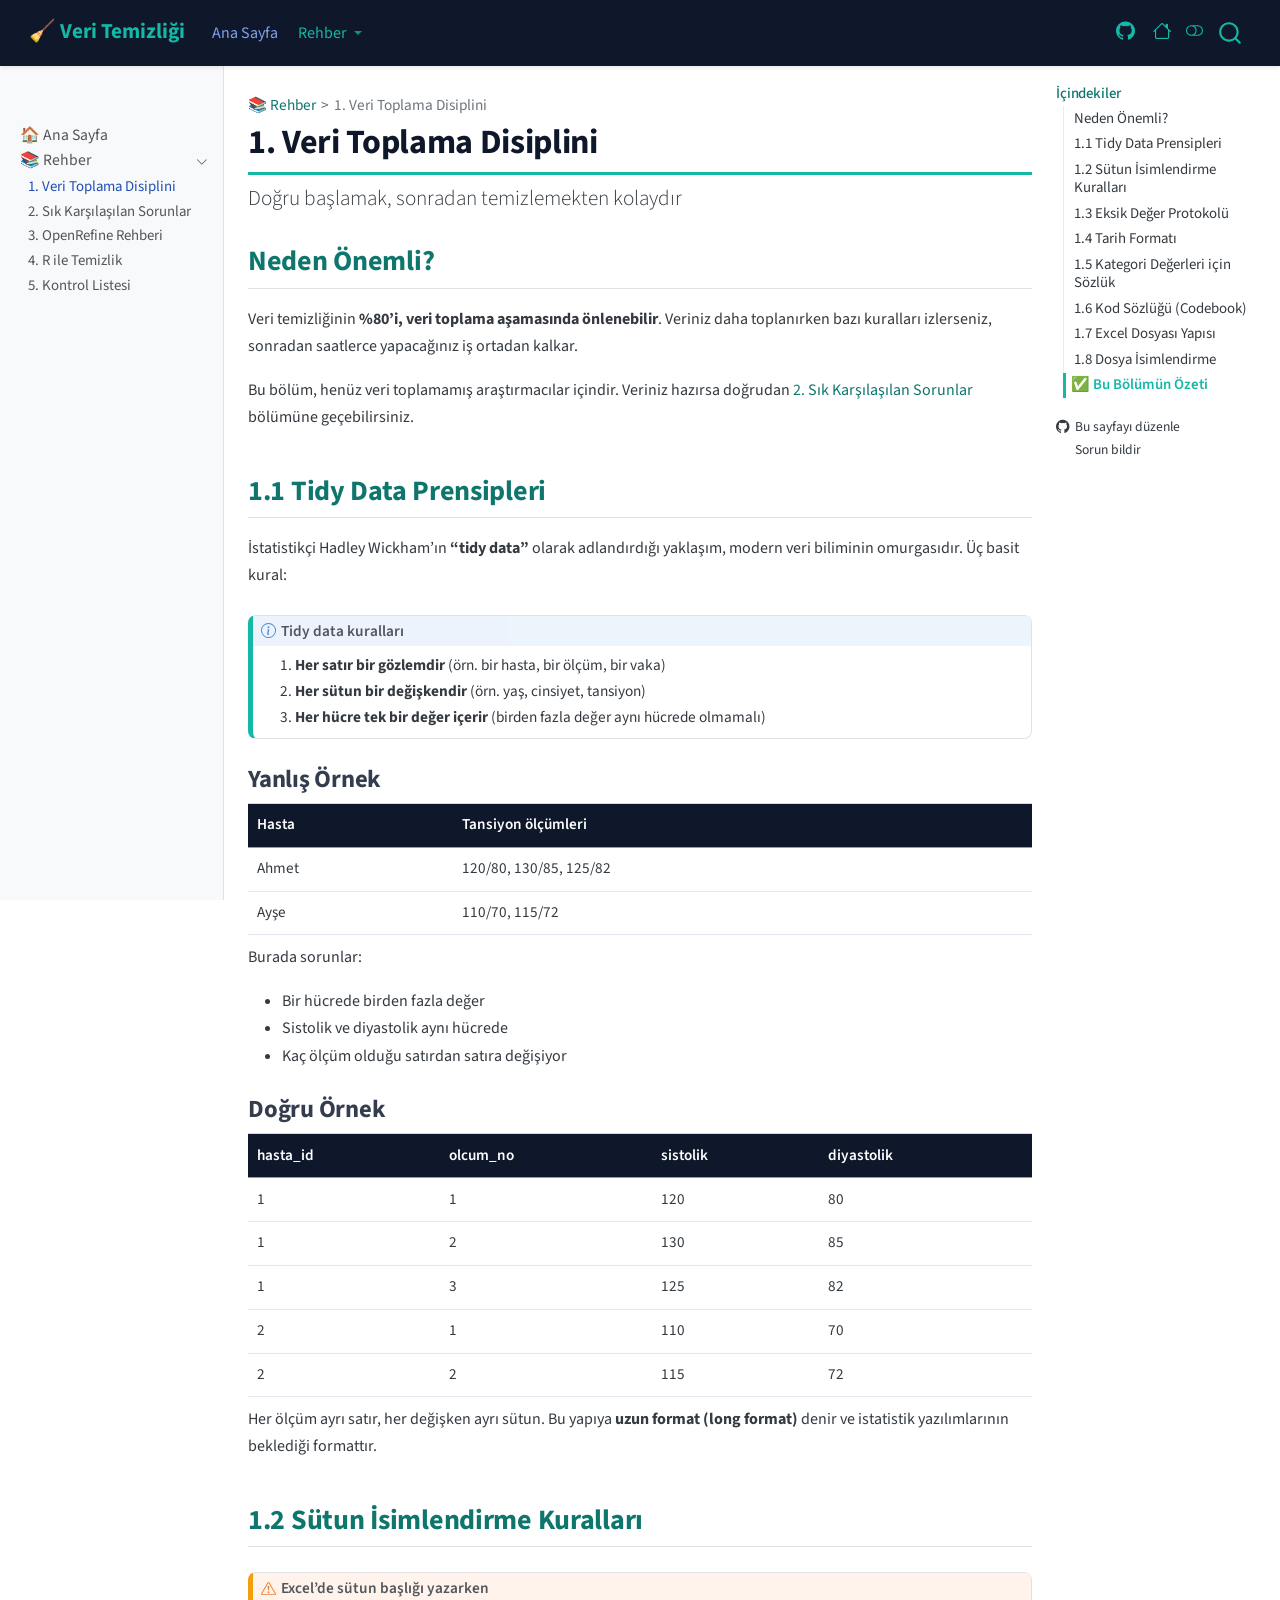
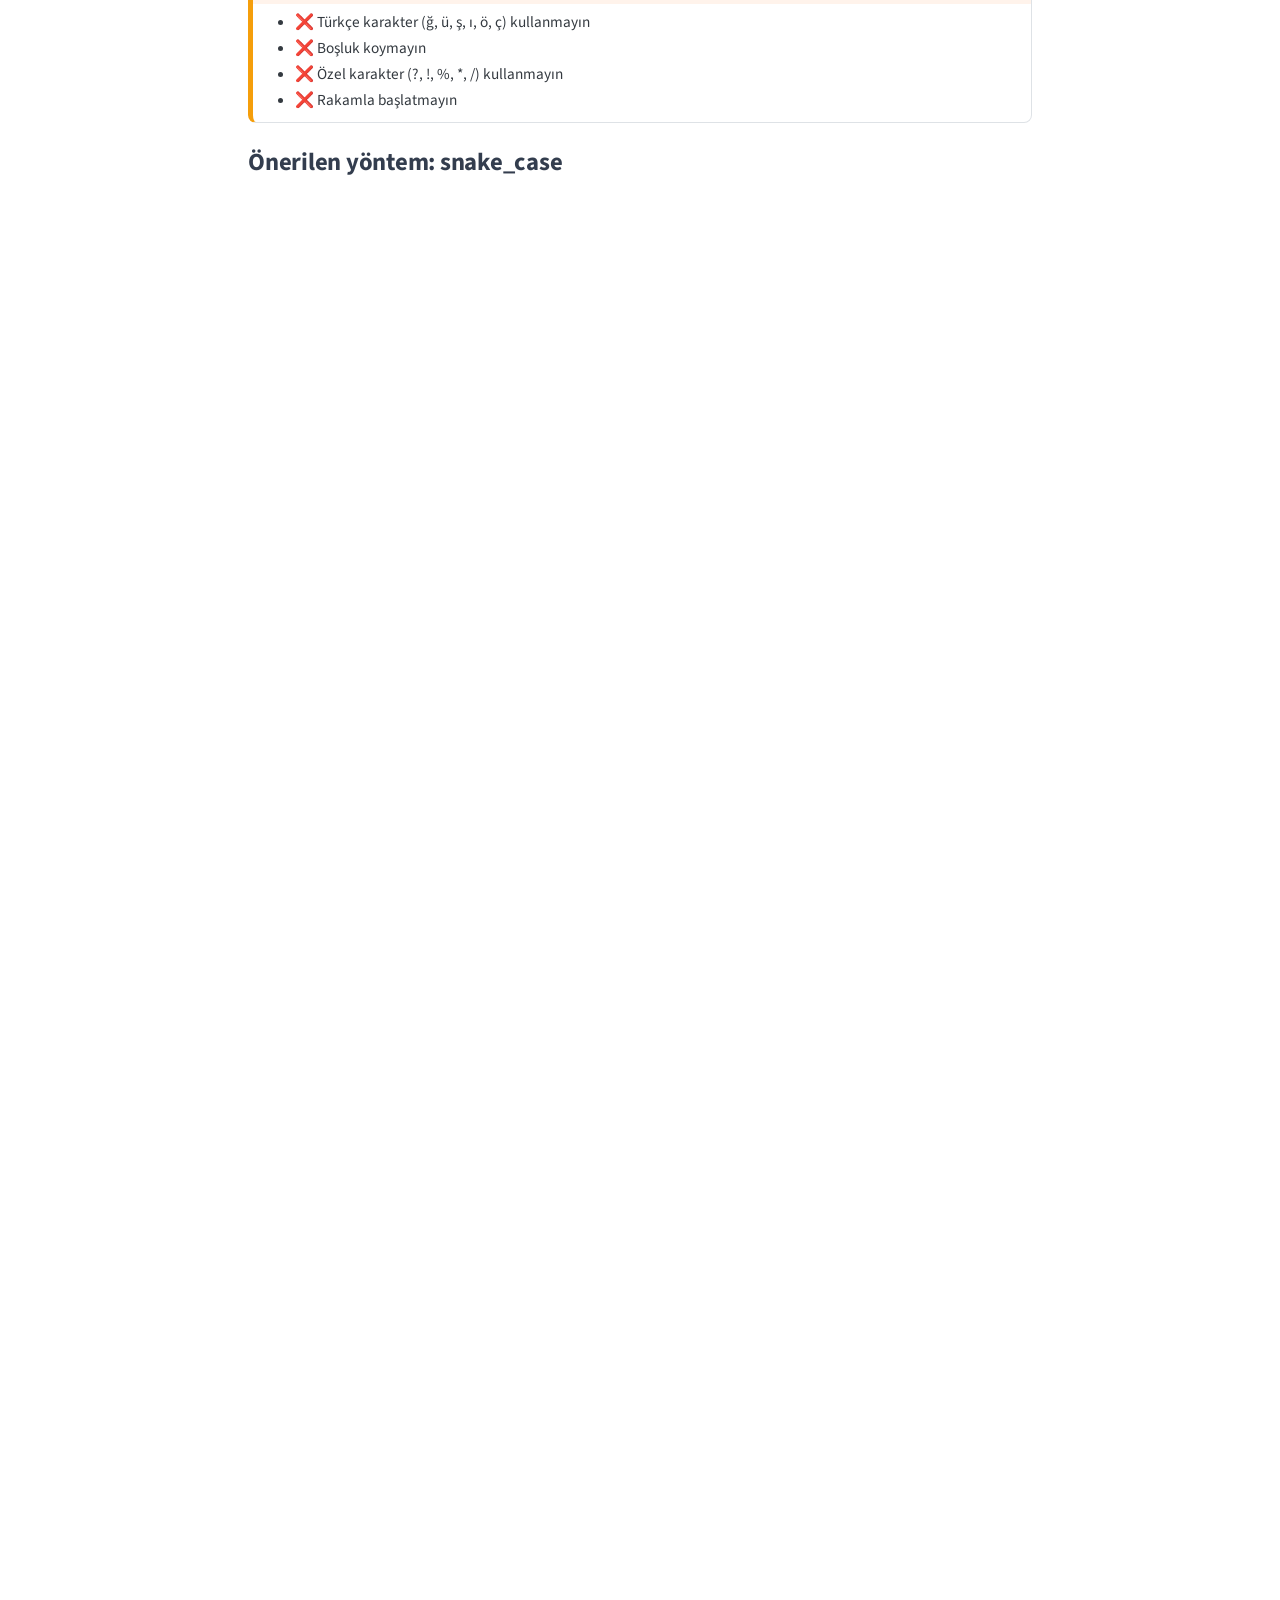
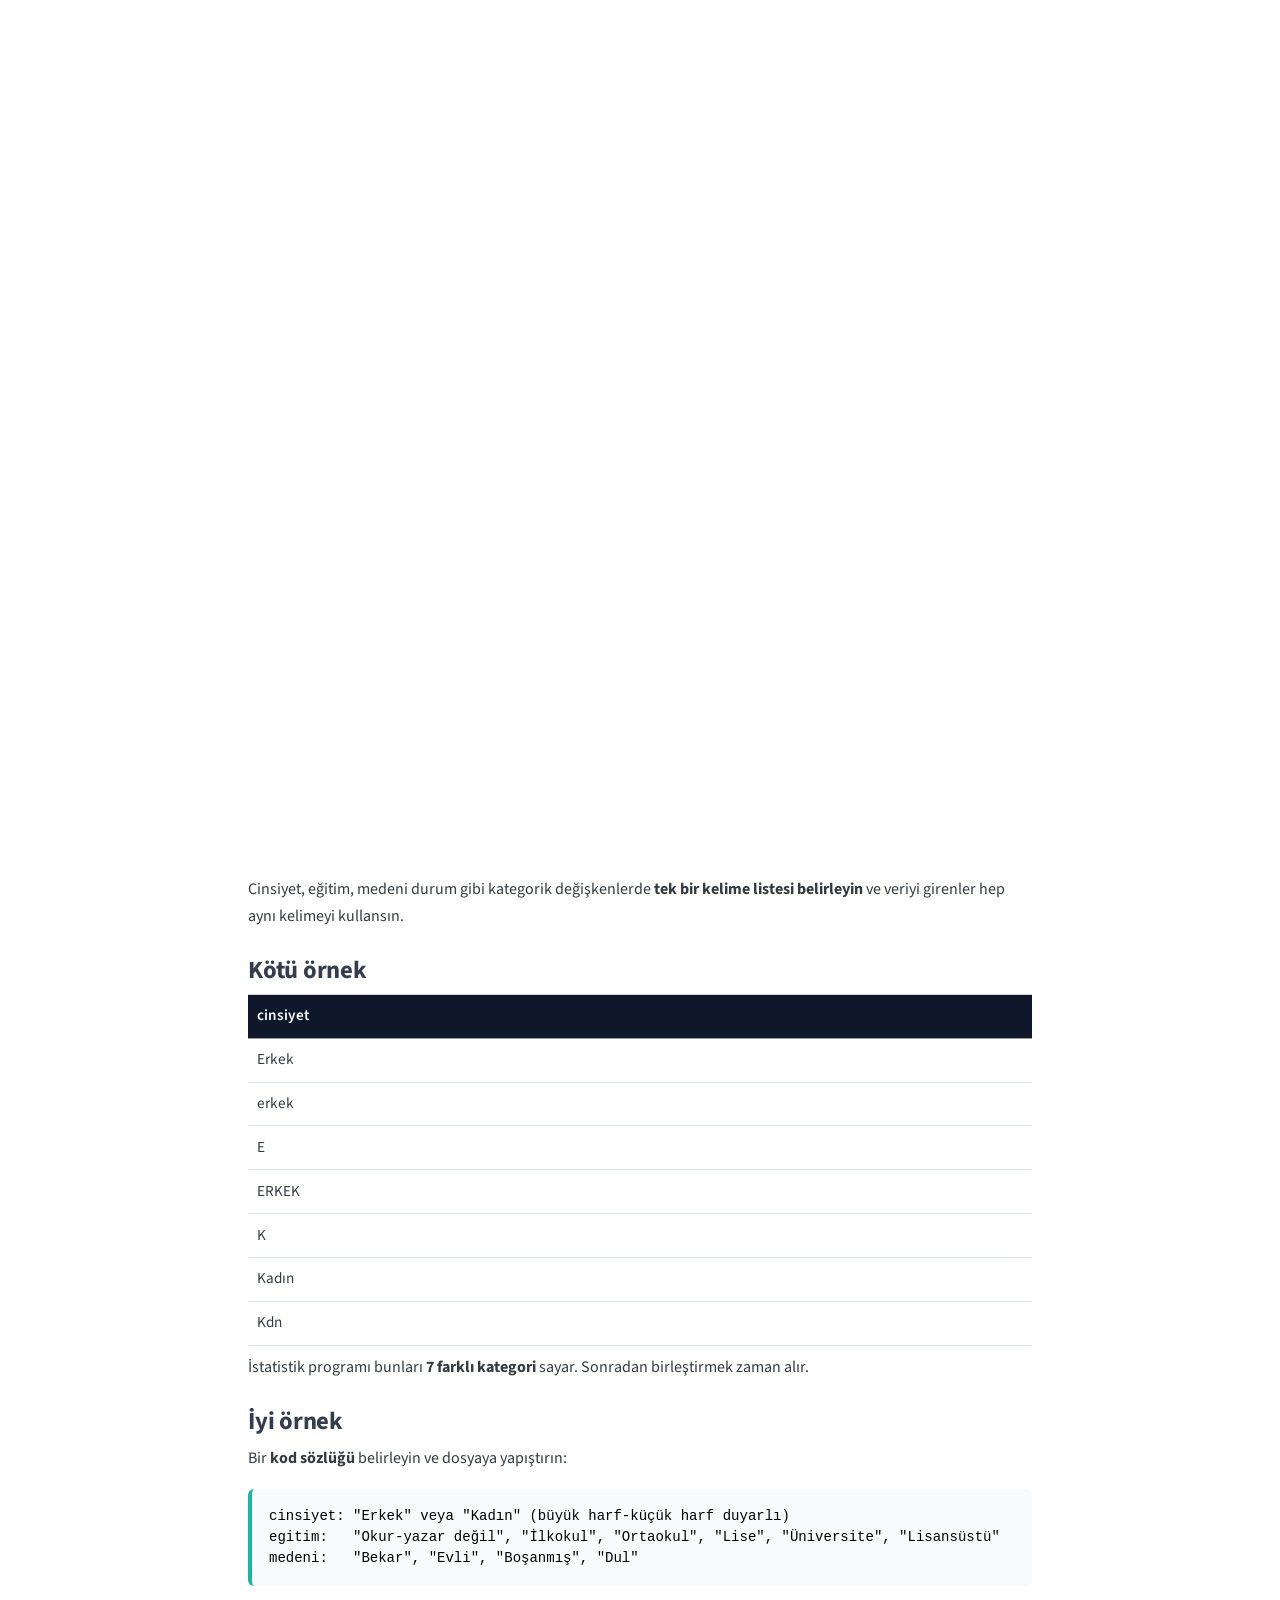
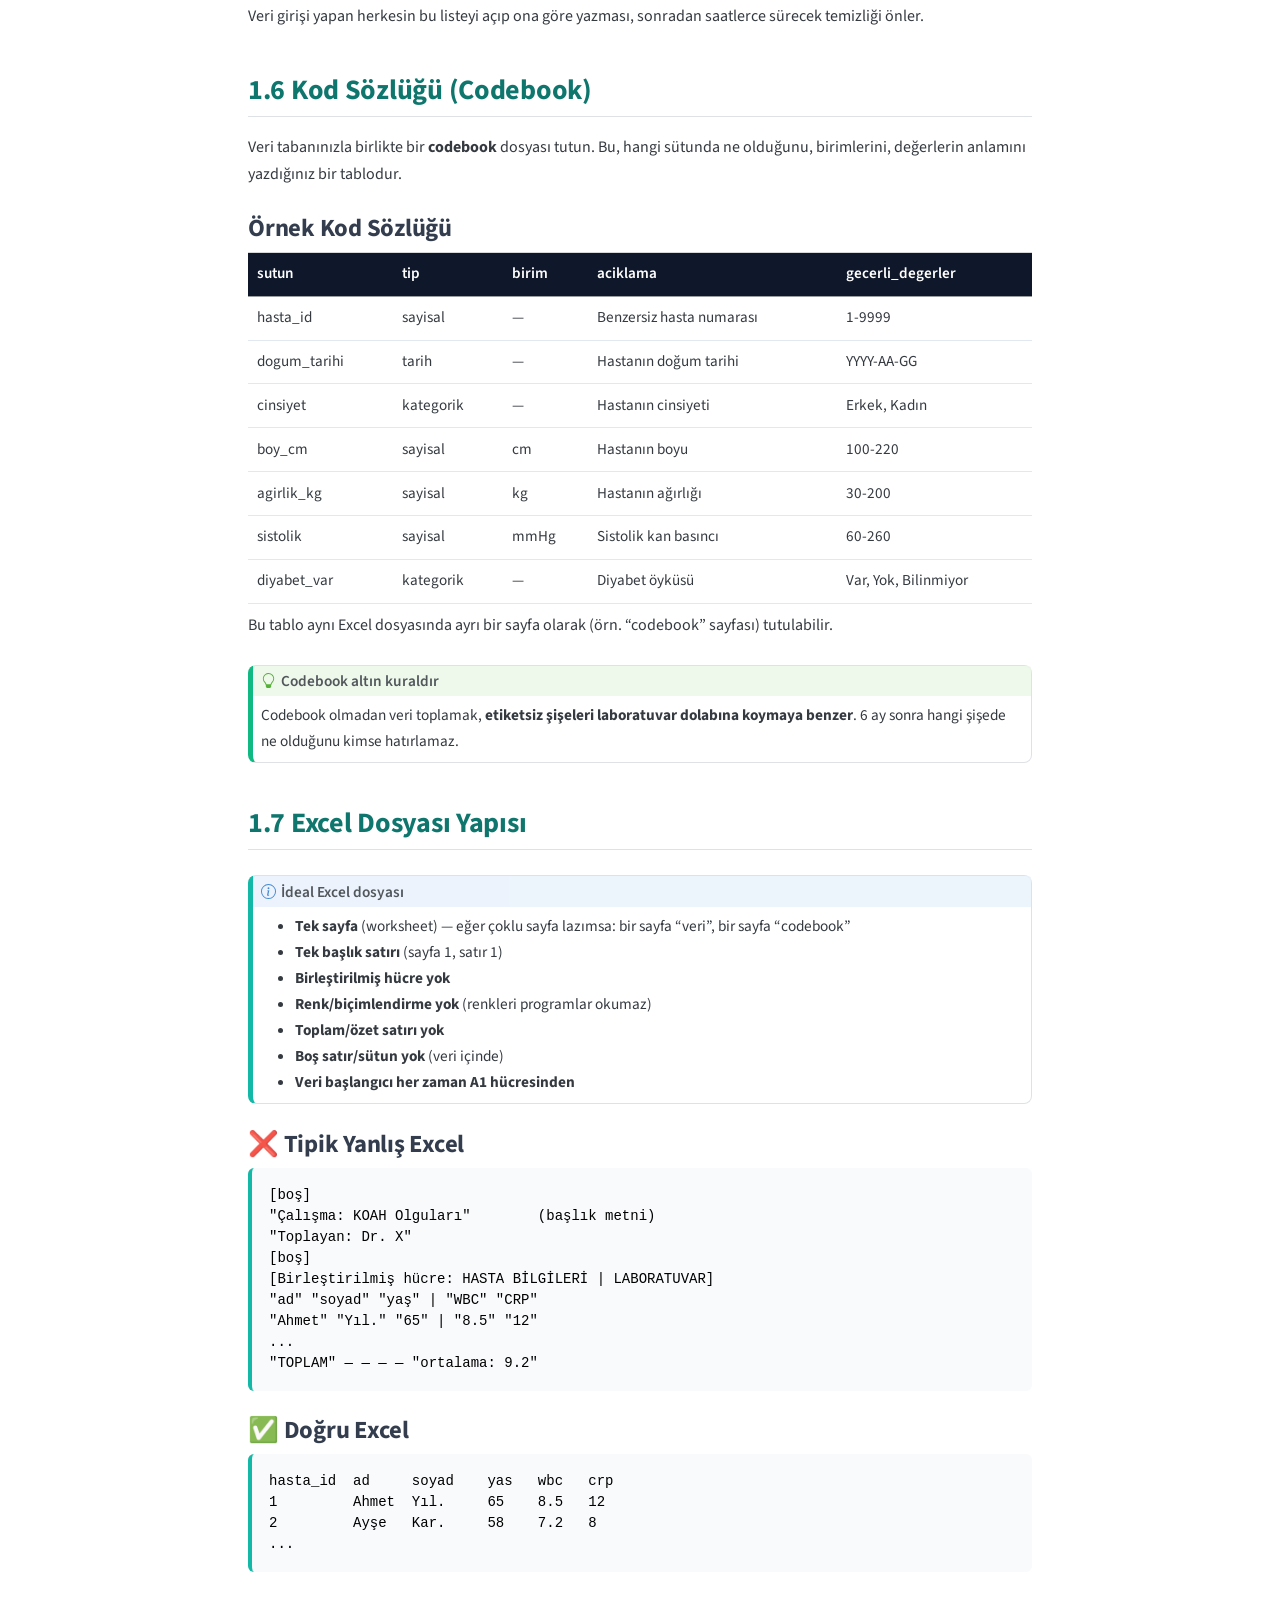
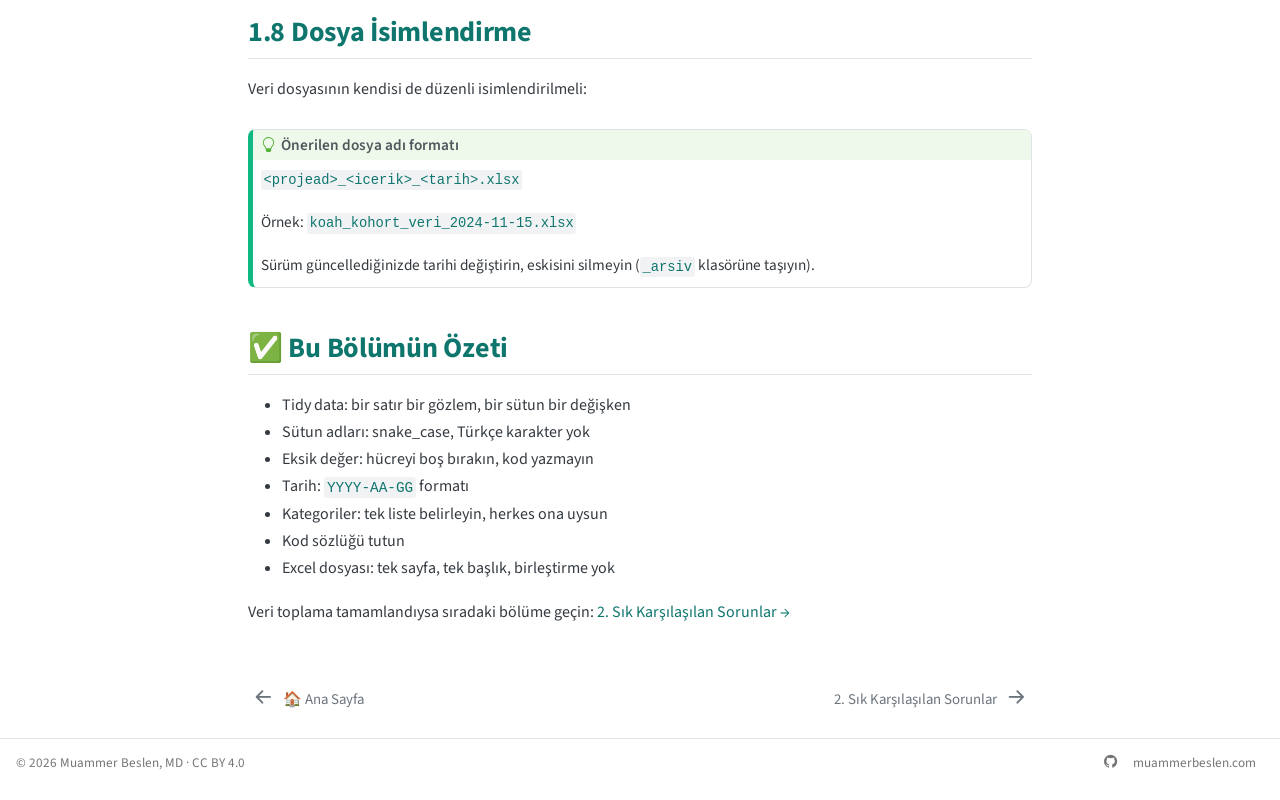
<file: rehber/01-veri-toplama-disiplini.html>
<!DOCTYPE html>
<html xmlns="http://www.w3.org/1999/xhtml" lang="tr" xml:lang="tr"><head>

<meta charset="utf-8">
<meta name="generator" content="quarto-1.9.37">

<meta name="viewport" content="width=device-width, initial-scale=1.0, user-scalable=yes">


<title>1. Veri Toplama Disiplini – Veri Temizliği Rehberi</title>
<style>
/* Default styles provided by pandoc.
** See https://pandoc.org/MANUAL.html#variables-for-html for config info.
*/
code{white-space: pre-wrap;}
span.smallcaps{font-variant: small-caps;}
div.columns{display: flex; gap: min(4vw, 1.5em);}
div.column{flex: auto; overflow-x: auto;}
div.hanging-indent{margin-left: 1.5em; text-indent: -1.5em;}
ul.task-list{list-style: none;}
ul.task-list li input[type="checkbox"] {
  width: 0.8em;
  margin: 0 0.8em 0.2em -1em; /* quarto-specific, see https://github.com/quarto-dev/quarto-cli/issues/4556 */ 
  vertical-align: middle;
}
</style>


<script src="../site_libs/quarto-nav/quarto-nav.js"></script>
<script src="../site_libs/quarto-nav/headroom.min.js"></script>
<script src="../site_libs/clipboard/clipboard.min.js"></script>
<script src="../site_libs/quarto-search/autocomplete.umd.js"></script>
<script src="../site_libs/quarto-search/fuse.min.js"></script>
<script src="../site_libs/quarto-search/quarto-search.js"></script>
<meta name="quarto:offset" content="../">
<link href="../rehber/02-sik-sorunlar.html" rel="next">
<link href="../index.html" rel="prev">
<script src="../site_libs/quarto-html/quarto.js" type="module"></script>
<script src="../site_libs/quarto-html/tabsets/tabsets.js" type="module"></script>
<script src="../site_libs/quarto-html/popper.min.js"></script>
<script src="../site_libs/quarto-html/tippy.umd.min.js"></script>
<script src="../site_libs/quarto-html/anchor.min.js"></script>
<link href="../site_libs/quarto-html/tippy.css" rel="stylesheet">
<link href="../site_libs/quarto-html/quarto-syntax-highlighting-acf12a64177840b8d86f2d4f01b2e9fb.css" rel="stylesheet" class="quarto-color-scheme" id="quarto-text-highlighting-styles">
<link href="../site_libs/quarto-html/quarto-syntax-highlighting-dark-23bbe8b5e4efc1e257f6d59dce478b08.css" rel="stylesheet" class="quarto-color-scheme quarto-color-alternate" id="quarto-text-highlighting-styles">
<link href="../site_libs/quarto-html/quarto-syntax-highlighting-acf12a64177840b8d86f2d4f01b2e9fb.css" rel="stylesheet" class="quarto-color-scheme-extra" id="quarto-text-highlighting-styles">
<script src="../site_libs/bootstrap/bootstrap.min.js"></script>
<link href="../site_libs/bootstrap/bootstrap-icons.css" rel="stylesheet">
<link href="../site_libs/bootstrap/bootstrap-5feaabed66f5ac1224eebc6339d715e7.min.css" rel="stylesheet" append-hash="true" class="quarto-color-scheme" id="quarto-bootstrap" data-mode="light">
<link href="../site_libs/bootstrap/bootstrap-dark-e463fe4cac91f302a4b3b62c8a97ad20.min.css" rel="stylesheet" append-hash="true" class="quarto-color-scheme quarto-color-alternate" id="quarto-bootstrap" data-mode="dark">
<link href="../site_libs/bootstrap/bootstrap-5feaabed66f5ac1224eebc6339d715e7.min.css" rel="stylesheet" append-hash="true" class="quarto-color-scheme-extra" id="quarto-bootstrap" data-mode="light">
<script id="quarto-search-options" type="application/json">{
  "location": "navbar",
  "copy-button": false,
  "collapse-after": 3,
  "panel-placement": "end",
  "type": "overlay",
  "limit": 50,
  "keyboard-shortcut": [
    "f",
    "/",
    "s"
  ],
  "show-item-context": false,
  "language": {
    "search-no-results-text": "Sonuç yok",
    "search-matching-documents-text": "eşleşen belgeler",
    "search-copy-link-title": "Aramak için bağlantıyı kopyalayın",
    "search-hide-matches-text": "Ek eşleşmeleri gizle",
    "search-more-match-text": "bu belgede bir tane daha eşleşme",
    "search-more-matches-text": "bu belgede daha fazla eşleşme",
    "search-clear-button-title": "Temizle",
    "search-text-placeholder": "",
    "search-detached-cancel-button-title": "İptal et",
    "search-submit-button-title": "Gönder",
    "search-label": "Ara"
  }
}</script>
<style>html{ scroll-behavior: smooth; }</style>


<link rel="stylesheet" href="../styles.css">
</head>

<body class="nav-sidebar docked nav-fixed quarto-light"><script id="quarto-html-before-body" type="application/javascript">
    const toggleBodyColorMode = (bsSheetEl) => {
      const mode = bsSheetEl.getAttribute("data-mode");
      const bodyEl = window.document.querySelector("body");
      if (mode === "dark") {
        bodyEl.classList.add("quarto-dark");
        bodyEl.classList.remove("quarto-light");
      } else {
        bodyEl.classList.add("quarto-light");
        bodyEl.classList.remove("quarto-dark");
      }
    }
    const toggleBodyColorPrimary = () => {
      const bsSheetEl = window.document.querySelector("link#quarto-bootstrap:not([rel=disabled-stylesheet])");
      if (bsSheetEl) {
        toggleBodyColorMode(bsSheetEl);
      }
    }
    const setColorSchemeToggle = (alternate) => {
      const toggles = window.document.querySelectorAll('.quarto-color-scheme-toggle');
      for (let i=0; i < toggles.length; i++) {
        const toggle = toggles[i];
        if (toggle) {
          if (alternate) {
            toggle.classList.add("alternate");
          } else {
            toggle.classList.remove("alternate");
          }
        }
      }
    };
    const toggleColorMode = (alternate) => {
      // Switch the stylesheets
      const primaryStylesheets = window.document.querySelectorAll('link.quarto-color-scheme:not(.quarto-color-alternate)');
      const alternateStylesheets = window.document.querySelectorAll('link.quarto-color-scheme.quarto-color-alternate');
      manageTransitions('#quarto-margin-sidebar .nav-link', false);
      if (alternate) {
        // note: dark is layered on light, we don't disable primary!
        enableStylesheet(alternateStylesheets);
        for (const sheetNode of alternateStylesheets) {
          if (sheetNode.id === "quarto-bootstrap") {
            toggleBodyColorMode(sheetNode);
          }
        }
      } else {
        disableStylesheet(alternateStylesheets);
        enableStylesheet(primaryStylesheets)
        toggleBodyColorPrimary();
      }
      manageTransitions('#quarto-margin-sidebar .nav-link', true);
      // Switch the toggles
      setColorSchemeToggle(alternate)
      // Hack to workaround the fact that safari doesn't
      // properly recolor the scrollbar when toggling (#1455)
      if (navigator.userAgent.indexOf('Safari') > 0 && navigator.userAgent.indexOf('Chrome') == -1) {
        manageTransitions("body", false);
        window.scrollTo(0, 1);
        setTimeout(() => {
          window.scrollTo(0, 0);
          manageTransitions("body", true);
        }, 40);
      }
    }
    const disableStylesheet = (stylesheets) => {
      for (let i=0; i < stylesheets.length; i++) {
        const stylesheet = stylesheets[i];
        stylesheet.rel = 'disabled-stylesheet';
      }
    }
    const enableStylesheet = (stylesheets) => {
      for (let i=0; i < stylesheets.length; i++) {
        const stylesheet = stylesheets[i];
        if(stylesheet.rel !== 'stylesheet') { // for Chrome, which will still FOUC without this check
          stylesheet.rel = 'stylesheet';
        }
      }
    }
    const manageTransitions = (selector, allowTransitions) => {
      const els = window.document.querySelectorAll(selector);
      for (let i=0; i < els.length; i++) {
        const el = els[i];
        if (allowTransitions) {
          el.classList.remove('notransition');
        } else {
          el.classList.add('notransition');
        }
      }
    }
    const isFileUrl = () => {
      return window.location.protocol === 'file:';
    }
    const hasAlternateSentinel = () => {
      let styleSentinel = getColorSchemeSentinel();
      if (styleSentinel !== null) {
        return styleSentinel === "alternate";
      } else {
        return false;
      }
    }
    const setStyleSentinel = (alternate) => {
      const value = alternate ? "alternate" : "default";
      if (!isFileUrl()) {
        window.localStorage.setItem("quarto-color-scheme", value);
      } else {
        localAlternateSentinel = value;
      }
    }
    const getColorSchemeSentinel = () => {
      if (!isFileUrl()) {
        const storageValue = window.localStorage.getItem("quarto-color-scheme");
        return storageValue != null ? storageValue : localAlternateSentinel;
      } else {
        return localAlternateSentinel;
      }
    }
    const toggleGiscusIfUsed = (isAlternate, darkModeDefault) => {
      const baseTheme = document.querySelector('#giscus-base-theme')?.value ?? 'light';
      const alternateTheme = document.querySelector('#giscus-alt-theme')?.value ?? 'dark';
      let newTheme = '';
      if(authorPrefersDark) {
        newTheme = isAlternate ? baseTheme : alternateTheme;
      } else {
        newTheme = isAlternate ? alternateTheme : baseTheme;
      }
      const changeGiscusTheme = () => {
        // From: https://github.com/giscus/giscus/issues/336
        const sendMessage = (message) => {
          const iframe = document.querySelector('iframe.giscus-frame');
          if (!iframe) return;
          iframe.contentWindow.postMessage({ giscus: message }, 'https://giscus.app');
        }
        sendMessage({
          setConfig: {
            theme: newTheme
          }
        });
      }
      const isGiscussLoaded = window.document.querySelector('iframe.giscus-frame') !== null;
      if (isGiscussLoaded) {
        changeGiscusTheme();
      }
    };
    const authorPrefersDark = false;
    const darkModeDefault = authorPrefersDark;
      document.querySelector('link#quarto-text-highlighting-styles.quarto-color-scheme-extra').rel = 'disabled-stylesheet';
      document.querySelector('link#quarto-bootstrap.quarto-color-scheme-extra').rel = 'disabled-stylesheet';
    let localAlternateSentinel = darkModeDefault ? 'alternate' : 'default';
    // Dark / light mode switch
    window.quartoToggleColorScheme = () => {
      // Read the current dark / light value
      let toAlternate = !hasAlternateSentinel();
      toggleColorMode(toAlternate);
      setStyleSentinel(toAlternate);
      toggleGiscusIfUsed(toAlternate, darkModeDefault);
      window.dispatchEvent(new Event('resize'));
    };
    // Switch to dark mode if need be
    if (hasAlternateSentinel()) {
      toggleColorMode(true);
    } else {
      toggleColorMode(false);
    }
  </script>

<div id="quarto-search-results"></div>
  <header id="quarto-header" class="headroom fixed-top">
    <nav class="navbar navbar-expand-lg " data-bs-theme="dark">
      <div class="navbar-container container-fluid">
      <div class="navbar-brand-container mx-auto">
    <a class="navbar-brand" href="../index.html">
    <span class="navbar-title">🧹 Veri Temizliği</span>
    </a>
  </div>
            <div id="quarto-search" class="" title="Ara"></div>
          <button class="navbar-toggler" type="button" data-bs-toggle="collapse" data-bs-target="#navbarCollapse" aria-controls="navbarCollapse" role="menu" aria-expanded="false" aria-label="Gezinmeyi değiştir" onclick="if (window.quartoToggleHeadroom) { window.quartoToggleHeadroom(); }">
  <span class="navbar-toggler-icon"></span>
</button>
          <div class="collapse navbar-collapse" id="navbarCollapse">
            <ul class="navbar-nav navbar-nav-scroll me-auto">
  <li class="nav-item">
    <a class="nav-link active" href="../index.html" aria-current="page"> 
<span class="menu-text">Ana Sayfa</span></a>
  </li>  
  <li class="nav-item dropdown ">
    <a class="nav-link dropdown-toggle" href="#" id="nav-menu-rehber" role="link" data-bs-toggle="dropdown" aria-expanded="false">
 <span class="menu-text">Rehber</span>
    </a>
    <ul class="dropdown-menu" aria-labelledby="nav-menu-rehber">    
        <li>
    <a class="dropdown-item" href="../rehber/01-veri-toplama-disiplini.html">
 <span class="dropdown-text">1. Veri Toplama Disiplini</span></a>
  </li>  
        <li>
    <a class="dropdown-item" href="../rehber/02-sik-sorunlar.html">
 <span class="dropdown-text">2. Sık Karşılaşılan Sorunlar</span></a>
  </li>  
        <li>
    <a class="dropdown-item" href="../rehber/03-openrefine-rehberi.html">
 <span class="dropdown-text">3. OpenRefine Rehberi</span></a>
  </li>  
        <li>
    <a class="dropdown-item" href="../rehber/04-r-temizlik.html">
 <span class="dropdown-text">4. R ile Temizlik</span></a>
  </li>  
        <li>
    <a class="dropdown-item" href="../rehber/05-kontrol-listesi.html">
 <span class="dropdown-text">5. Kontrol Listesi</span></a>
  </li>  
    </ul>
  </li>
</ul>
            <ul class="navbar-nav navbar-nav-scroll ms-auto">
  <li class="nav-item compact">
    <a class="nav-link" href="https://github.com/drmuammer/veri-temizligi"> <i class="bi bi-github" role="img" aria-label="GitHub">
</i> 
<span class="menu-text"></span></a>
  </li>  
  <li class="nav-item compact">
    <a class="nav-link" href="https://muammerbeslen.com"> <i class="bi bi-house" role="img" aria-label="Website">
</i> 
<span class="menu-text"></span></a>
  </li>  
</ul>
          </div> <!-- /navcollapse -->
            <div class="quarto-navbar-tools">
  <a href="" class="quarto-color-scheme-toggle quarto-navigation-tool  px-1" onclick="window.quartoToggleColorScheme(); return false;" title="Karanlık modu değiştir"><i class="bi"></i></a>
</div>
      </div> <!-- /container-fluid -->
    </nav>
  <nav class="quarto-secondary-nav">
    <div class="container-fluid d-flex">
      <button type="button" class="quarto-btn-toggle btn" data-bs-toggle="collapse" role="button" data-bs-target=".quarto-sidebar-collapse-item" aria-controls="quarto-sidebar" aria-expanded="false" aria-label="Kenar çubuğunu değiştir" onclick="if (window.quartoToggleHeadroom) { window.quartoToggleHeadroom(); }">
        <i class="bi bi-layout-text-sidebar-reverse"></i>
      </button>
        <nav class="quarto-page-breadcrumbs" aria-label="breadcrumb"><ol class="breadcrumb"><li class="breadcrumb-item"><a href="../rehber/01-veri-toplama-disiplini.html">📚 Rehber</a></li><li class="breadcrumb-item"><a href="../rehber/01-veri-toplama-disiplini.html">1. Veri Toplama Disiplini</a></li></ol></nav>
        <a class="flex-grow-1" role="navigation" data-bs-toggle="collapse" data-bs-target=".quarto-sidebar-collapse-item" aria-controls="quarto-sidebar" aria-expanded="false" aria-label="Kenar çubuğunu değiştir" onclick="if (window.quartoToggleHeadroom) { window.quartoToggleHeadroom(); }">      
        </a>
      <button type="button" class="btn quarto-search-button" aria-label="Ara" onclick="window.quartoOpenSearch();">
        <i class="bi bi-search"></i>
      </button>
    </div>
  </nav>
</header>
<!-- content -->
<div id="quarto-content" class="quarto-container page-columns page-rows-contents page-layout-article page-navbar">
<!-- sidebar -->
  <nav id="quarto-sidebar" class="sidebar collapse collapse-horizontal quarto-sidebar-collapse-item sidebar-navigation docked overflow-auto">
        <div class="mt-2 flex-shrink-0 align-items-center">
        <div class="sidebar-search">
        <div id="quarto-search" class="" title="Ara"></div>
        </div>
        </div>
    <div class="sidebar-menu-container"> 
    <ul class="list-unstyled mt-1">
        <li class="sidebar-item">
  <div class="sidebar-item-container"> 
  <a href="../index.html" class="sidebar-item-text sidebar-link">
 <span class="menu-text">🏠 Ana Sayfa</span></a>
  </div>
</li>
        <li class="sidebar-item sidebar-item-section">
      <div class="sidebar-item-container"> 
            <a class="sidebar-item-text sidebar-link text-start" data-bs-toggle="collapse" data-bs-target="#quarto-sidebar-section-1" role="navigation" aria-expanded="true">
 <span class="menu-text">📚 Rehber</span></a>
          <a class="sidebar-item-toggle text-start" data-bs-toggle="collapse" data-bs-target="#quarto-sidebar-section-1" role="navigation" aria-expanded="true" aria-label="Bölümü değiştir">
            <i class="bi bi-chevron-right ms-2"></i>
          </a> 
      </div>
      <ul id="quarto-sidebar-section-1" class="collapse list-unstyled sidebar-section depth1 show">  
          <li class="sidebar-item">
  <div class="sidebar-item-container"> 
  <a href="../rehber/01-veri-toplama-disiplini.html" class="sidebar-item-text sidebar-link active">
 <span class="menu-text">1. Veri Toplama Disiplini</span></a>
  </div>
</li>
          <li class="sidebar-item">
  <div class="sidebar-item-container"> 
  <a href="../rehber/02-sik-sorunlar.html" class="sidebar-item-text sidebar-link">
 <span class="menu-text">2. Sık Karşılaşılan Sorunlar</span></a>
  </div>
</li>
          <li class="sidebar-item">
  <div class="sidebar-item-container"> 
  <a href="../rehber/03-openrefine-rehberi.html" class="sidebar-item-text sidebar-link">
 <span class="menu-text">3. OpenRefine Rehberi</span></a>
  </div>
</li>
          <li class="sidebar-item">
  <div class="sidebar-item-container"> 
  <a href="../rehber/04-r-temizlik.html" class="sidebar-item-text sidebar-link">
 <span class="menu-text">4. R ile Temizlik</span></a>
  </div>
</li>
          <li class="sidebar-item">
  <div class="sidebar-item-container"> 
  <a href="../rehber/05-kontrol-listesi.html" class="sidebar-item-text sidebar-link">
 <span class="menu-text">5. Kontrol Listesi</span></a>
  </div>
</li>
      </ul>
  </li>
    </ul>
    </div>
</nav>
<div id="quarto-sidebar-glass" class="quarto-sidebar-collapse-item" data-bs-toggle="collapse" data-bs-target=".quarto-sidebar-collapse-item"></div>
<!-- margin-sidebar -->
    <div id="quarto-margin-sidebar" class="sidebar margin-sidebar">
        <nav id="TOC" role="doc-toc" class="toc-active">
    <h2 id="toc-title">İçindekiler</h2>
   
  <ul>
  <li><a href="#neden-önemli" id="toc-neden-önemli" class="nav-link active" data-scroll-target="#neden-önemli">Neden Önemli?</a></li>
  <li><a href="#tidy-data-prensipleri" id="toc-tidy-data-prensipleri" class="nav-link" data-scroll-target="#tidy-data-prensipleri">1.1 Tidy Data Prensipleri</a>
  <ul class="collapse">
  <li><a href="#yanlış-örnek" id="toc-yanlış-örnek" class="nav-link" data-scroll-target="#yanlış-örnek">Yanlış Örnek</a></li>
  <li><a href="#doğru-örnek" id="toc-doğru-örnek" class="nav-link" data-scroll-target="#doğru-örnek">Doğru Örnek</a></li>
  </ul></li>
  <li><a href="#sütun-isimlendirme-kuralları" id="toc-sütun-isimlendirme-kuralları" class="nav-link" data-scroll-target="#sütun-isimlendirme-kuralları">1.2 Sütun İsimlendirme Kuralları</a>
  <ul class="collapse">
  <li><a href="#önerilen-yöntem-snake_case" id="toc-önerilen-yöntem-snake_case" class="nav-link" data-scroll-target="#önerilen-yöntem-snake_case">Önerilen yöntem: snake_case</a></li>
  <li><a href="#iyi-sütun-adı-özellikleri" id="toc-iyi-sütun-adı-özellikleri" class="nav-link" data-scroll-target="#iyi-sütun-adı-özellikleri">İyi sütun adı özellikleri</a></li>
  </ul></li>
  <li><a href="#eksik-değer-protokolü" id="toc-eksik-değer-protokolü" class="nav-link" data-scroll-target="#eksik-değer-protokolü">1.3 Eksik Değer Protokolü</a>
  <ul class="collapse">
  <li><a href="#neden" id="toc-neden" class="nav-link" data-scroll-target="#neden">Neden?</a></li>
  <li><a href="#eksik-değer-nedeni-önemliyse" id="toc-eksik-değer-nedeni-önemliyse" class="nav-link" data-scroll-target="#eksik-değer-nedeni-önemliyse">Eksik Değer Nedeni Önemliyse</a></li>
  </ul></li>
  <li><a href="#tarih-formatı" id="toc-tarih-formatı" class="nav-link" data-scroll-target="#tarih-formatı">1.4 Tarih Formatı</a>
  <ul class="collapse">
  <li><a href="#neden-iso-8601" id="toc-neden-iso-8601" class="nav-link" data-scroll-target="#neden-iso-8601">Neden ISO 8601?</a></li>
  <li><a href="#excelde-tarih-girerken" id="toc-excelde-tarih-girerken" class="nav-link" data-scroll-target="#excelde-tarih-girerken">Excel’de tarih girerken</a></li>
  </ul></li>
  <li><a href="#kategori-değerleri-için-sözlük" id="toc-kategori-değerleri-için-sözlük" class="nav-link" data-scroll-target="#kategori-değerleri-için-sözlük">1.5 Kategori Değerleri için Sözlük</a>
  <ul class="collapse">
  <li><a href="#kötü-örnek" id="toc-kötü-örnek" class="nav-link" data-scroll-target="#kötü-örnek">Kötü örnek</a></li>
  <li><a href="#iyi-örnek" id="toc-iyi-örnek" class="nav-link" data-scroll-target="#iyi-örnek">İyi örnek</a></li>
  </ul></li>
  <li><a href="#kod-sözlüğü-codebook" id="toc-kod-sözlüğü-codebook" class="nav-link" data-scroll-target="#kod-sözlüğü-codebook">1.6 Kod Sözlüğü (Codebook)</a>
  <ul class="collapse">
  <li><a href="#örnek-kod-sözlüğü" id="toc-örnek-kod-sözlüğü" class="nav-link" data-scroll-target="#örnek-kod-sözlüğü">Örnek Kod Sözlüğü</a></li>
  </ul></li>
  <li><a href="#excel-dosyası-yapısı" id="toc-excel-dosyası-yapısı" class="nav-link" data-scroll-target="#excel-dosyası-yapısı">1.7 Excel Dosyası Yapısı</a>
  <ul class="collapse">
  <li><a href="#tipik-yanlış-excel" id="toc-tipik-yanlış-excel" class="nav-link" data-scroll-target="#tipik-yanlış-excel">❌ Tipik Yanlış Excel</a></li>
  <li><a href="#doğru-excel" id="toc-doğru-excel" class="nav-link" data-scroll-target="#doğru-excel">✅ Doğru Excel</a></li>
  </ul></li>
  <li><a href="#dosya-isimlendirme" id="toc-dosya-isimlendirme" class="nav-link" data-scroll-target="#dosya-isimlendirme">1.8 Dosya İsimlendirme</a></li>
  <li><a href="#bu-bölümün-özeti" id="toc-bu-bölümün-özeti" class="nav-link" data-scroll-target="#bu-bölümün-özeti">✅ Bu Bölümün Özeti</a></li>
  </ul>
<div class="toc-actions"><ul><li><a href="https://github.com/drmuammer/veri-temizligi/edit/main/rehber/01-veri-toplama-disiplini.qmd" class="toc-action"><i class="bi bi-github"></i>Bu sayfayı düzenle</a></li><li><a href="https://github.com/drmuammer/veri-temizligi/issues/new" class="toc-action"><i class="bi empty"></i>Sorun bildir</a></li></ul></div></nav>
    </div>
<!-- main -->
<main class="content" id="quarto-document-content">


<header id="title-block-header" class="quarto-title-block default"><nav class="quarto-page-breadcrumbs quarto-title-breadcrumbs d-none d-lg-block" aria-label="breadcrumb"><ol class="breadcrumb"><li class="breadcrumb-item"><a href="../rehber/01-veri-toplama-disiplini.html">📚 Rehber</a></li><li class="breadcrumb-item"><a href="../rehber/01-veri-toplama-disiplini.html">1. Veri Toplama Disiplini</a></li></ol></nav>
<div class="quarto-title">
<h1 class="title">1. Veri Toplama Disiplini</h1>
<p class="subtitle lead">Doğru başlamak, sonradan temizlemekten kolaydır</p>
</div>



<div class="quarto-title-meta">

    
  
    
  </div>
  


</header>


<section id="neden-önemli" class="level2">
<h2 class="anchored" data-anchor-id="neden-önemli">Neden Önemli?</h2>
<p>Veri temizliğinin <strong>%80’i, veri toplama aşamasında önlenebilir</strong>. Veriniz daha toplanırken bazı kuralları izlerseniz, sonradan saatlerce yapacağınız iş ortadan kalkar.</p>
<p>Bu bölüm, henüz veri toplamamış araştırmacılar içindir. Veriniz hazırsa doğrudan <a href="../rehber/02-sik-sorunlar.html">2. Sık Karşılaşılan Sorunlar</a> bölümüne geçebilirsiniz.</p>
</section>
<section id="tidy-data-prensipleri" class="level2">
<h2 class="anchored" data-anchor-id="tidy-data-prensipleri">1.1 Tidy Data Prensipleri</h2>
<p>İstatistikçi Hadley Wickham’ın <strong>“tidy data”</strong> olarak adlandırdığı yaklaşım, modern veri biliminin omurgasıdır. Üç basit kural:</p>
<div class="callout callout-style-default callout-note callout-titled">
<div class="callout-header d-flex align-content-center">
<div class="callout-icon-container">
<i class="callout-icon"></i>
</div>
<div class="callout-title-container flex-fill">
<span class="screen-reader-only">Not</span>Tidy data kuralları
</div>
</div>
<div class="callout-body-container callout-body">
<ol type="1">
<li><strong>Her satır bir gözlemdir</strong> (örn. bir hasta, bir ölçüm, bir vaka)</li>
<li><strong>Her sütun bir değişkendir</strong> (örn. yaş, cinsiyet, tansiyon)</li>
<li><strong>Her hücre tek bir değer içerir</strong> (birden fazla değer aynı hücrede olmamalı)</li>
</ol>
</div>
</div>
<section id="yanlış-örnek" class="level3">
<h3 class="anchored" data-anchor-id="yanlış-örnek">Yanlış Örnek</h3>
<table class="caption-top table">
<thead>
<tr class="header">
<th>Hasta</th>
<th>Tansiyon ölçümleri</th>
</tr>
</thead>
<tbody>
<tr class="odd">
<td>Ahmet</td>
<td>120/80, 130/85, 125/82</td>
</tr>
<tr class="even">
<td>Ayşe</td>
<td>110/70, 115/72</td>
</tr>
</tbody>
</table>
<p>Burada sorunlar:</p>
<ul>
<li>Bir hücrede birden fazla değer</li>
<li>Sistolik ve diyastolik aynı hücrede</li>
<li>Kaç ölçüm olduğu satırdan satıra değişiyor</li>
</ul>
</section>
<section id="doğru-örnek" class="level3">
<h3 class="anchored" data-anchor-id="doğru-örnek">Doğru Örnek</h3>
<table class="caption-top table">
<thead>
<tr class="header">
<th>hasta_id</th>
<th>olcum_no</th>
<th>sistolik</th>
<th>diyastolik</th>
</tr>
</thead>
<tbody>
<tr class="odd">
<td>1</td>
<td>1</td>
<td>120</td>
<td>80</td>
</tr>
<tr class="even">
<td>1</td>
<td>2</td>
<td>130</td>
<td>85</td>
</tr>
<tr class="odd">
<td>1</td>
<td>3</td>
<td>125</td>
<td>82</td>
</tr>
<tr class="even">
<td>2</td>
<td>1</td>
<td>110</td>
<td>70</td>
</tr>
<tr class="odd">
<td>2</td>
<td>2</td>
<td>115</td>
<td>72</td>
</tr>
</tbody>
</table>
<p>Her ölçüm ayrı satır, her değişken ayrı sütun. Bu yapıya <strong>uzun format (long format)</strong> denir ve istatistik yazılımlarının beklediği formattır.</p>
</section>
</section>
<section id="sütun-isimlendirme-kuralları" class="level2">
<h2 class="anchored" data-anchor-id="sütun-isimlendirme-kuralları">1.2 Sütun İsimlendirme Kuralları</h2>
<div class="callout callout-style-default callout-warning callout-titled">
<div class="callout-header d-flex align-content-center">
<div class="callout-icon-container">
<i class="callout-icon"></i>
</div>
<div class="callout-title-container flex-fill">
<span class="screen-reader-only">Uyarı</span>Excel’de sütun başlığı yazarken
</div>
</div>
<div class="callout-body-container callout-body">
<ul>
<li>❌ Türkçe karakter (ğ, ü, ş, ı, ö, ç) kullanmayın</li>
<li>❌ Boşluk koymayın</li>
<li>❌ Özel karakter (?, !, %, *, /) kullanmayın</li>
<li>❌ Rakamla başlatmayın</li>
</ul>
</div>
</div>
<section id="önerilen-yöntem-snake_case" class="level3">
<h3 class="anchored" data-anchor-id="önerilen-yöntem-snake_case">Önerilen yöntem: snake_case</h3>
<p>Tüm harfleri küçük tut, kelimeleri alt çizgi (<code>_</code>) ile birleştir:</p>
<table class="caption-top table">
<thead>
<tr class="header">
<th>❌ Kötü</th>
<th>✅ İyi</th>
</tr>
</thead>
<tbody>
<tr class="odd">
<td>Doğum Tarihi</td>
<td>dogum_tarihi</td>
</tr>
<tr class="even">
<td>Yaş (yıl)</td>
<td>yas_yil</td>
</tr>
<tr class="odd">
<td>Tansiyon-Sistolik</td>
<td>sistolik</td>
</tr>
<tr class="even">
<td>1. Ölçüm</td>
<td>olcum_1</td>
</tr>
<tr class="odd">
<td>BMI(kg/m²)</td>
<td>bmi</td>
</tr>
</tbody>
</table>
</section>
<section id="iyi-sütun-adı-özellikleri" class="level3">
<h3 class="anchored" data-anchor-id="iyi-sütun-adı-özellikleri">İyi sütun adı özellikleri</h3>
<ul>
<li>Kısa ama anlamlı (3-25 karakter)</li>
<li>Birim bilgisi gerekiyorsa adın içinde (<code>agirlik_kg</code>, <code>boy_cm</code>)</li>
<li>Tutarlı (tüm tarih sütunları <code>*_tarih</code>, tüm sayım sütunları <code>*_sayisi</code> vb.)</li>
<li>Anlaşılır (<code>x1</code>, <code>var2</code> gibi anlamsız adlardan kaçının)</li>
</ul>
</section>
</section>
<section id="eksik-değer-protokolü" class="level2">
<h2 class="anchored" data-anchor-id="eksik-değer-protokolü">1.3 Eksik Değer Protokolü</h2>
<p>Bu, en sık yapılan hatadır.</p>
<div class="callout callout-style-default callout-important callout-titled">
<div class="callout-header d-flex align-content-center">
<div class="callout-icon-container">
<i class="callout-icon"></i>
</div>
<div class="callout-title-container flex-fill">
<span class="screen-reader-only">Önemli</span>Eksik değer için tek kural
</div>
</div>
<div class="callout-body-container callout-body">
<p><strong>Hücreyi boş bırakın.</strong></p>
<p>“yok”, “-”, “?”, “0”, “999”, “NA”, “veri yok” yazmayın.</p>
</div>
</div>
<section id="neden" class="level3">
<h3 class="anchored" data-anchor-id="neden">Neden?</h3>
<p>İstatistik programları boş hücreyi otomatik olarak “eksik değer (NA)” olarak tanır. Ama “yok” yazarsanız, programa bunu özel olarak söylemeniz gerekir. Üstelik:</p>
<ul>
<li>Sütun bazen sayısal bazen metin olur (programlar sütunu metin sanır)</li>
<li>“0” yazarsanız analiz “ölçüm 0” sanar (gerçek 0 ile karışır)</li>
<li>“999” yazarsanız ortalamayı bozar</li>
</ul>
</section>
<section id="eksik-değer-nedeni-önemliyse" class="level3">
<h3 class="anchored" data-anchor-id="eksik-değer-nedeni-önemliyse">Eksik Değer Nedeni Önemliyse</h3>
<p>Bazı durumlarda neden eksik olduğunu kayıt etmek istersiniz. O zaman ek bir sütun açın:</p>
<table class="caption-top table">
<thead>
<tr class="header">
<th>hasta_id</th>
<th>bmi</th>
<th>bmi_neden_eksik</th>
</tr>
</thead>
<tbody>
<tr class="odd">
<td>1</td>
<td>24.5</td>
<td>(boş)</td>
</tr>
<tr class="even">
<td>2</td>
<td></td>
<td>hasta_olcum_reddetti</td>
</tr>
<tr class="odd">
<td>3</td>
<td></td>
<td>cihaz_arizasi</td>
</tr>
</tbody>
</table>
<p>Bu yaklaşım hem analizi bozmaz hem de bilgiyi korur.</p>
</section>
</section>
<section id="tarih-formatı" class="level2">
<h2 class="anchored" data-anchor-id="tarih-formatı">1.4 Tarih Formatı</h2>
<p>Tarih, Excel’in en büyük kabusu. Çözümü tek bir kuralla halleder:</p>
<div class="callout callout-style-default callout-tip callout-titled">
<div class="callout-header d-flex align-content-center">
<div class="callout-icon-container">
<i class="callout-icon"></i>
</div>
<div class="callout-title-container flex-fill">
<span class="screen-reader-only">İpucu</span>Tarih için tek format: ISO 8601
</div>
</div>
<div class="callout-body-container callout-body">
<p><strong><code>YYYY-AA-GG</code></strong> (örn. <code>2024-03-15</code>)</p>
<p>Bu format dünya çapında standarttır, tüm yazılımlar tanır, sıralama otomatik doğrudur, dilden bağımsızdır.</p>
</div>
</div>
<section id="neden-iso-8601" class="level3">
<h3 class="anchored" data-anchor-id="neden-iso-8601">Neden ISO 8601?</h3>
<table class="caption-top table">
<thead>
<tr class="header">
<th>Format</th>
<th>Sorun</th>
</tr>
</thead>
<tbody>
<tr class="odd">
<td><code>15.03.2024</code></td>
<td>TR formatı, US programları yanlış okur</td>
</tr>
<tr class="even">
<td><code>03/15/2024</code></td>
<td>US formatı, TR programları yanlış okur</td>
</tr>
<tr class="odd">
<td><code>15-Mar-24</code></td>
<td>“Mar” ay isimleri dile bağlı</td>
</tr>
<tr class="even">
<td><code>15 Mart 2024</code></td>
<td>Hiçbir program otomatik tanımaz</td>
</tr>
<tr class="odd">
<td><code>2024-03-15</code></td>
<td>✅ Evrensel, sıralanabilir, makinece okunabilir</td>
</tr>
</tbody>
</table>
</section>
<section id="excelde-tarih-girerken" class="level3">
<h3 class="anchored" data-anchor-id="excelde-tarih-girerken">Excel’de tarih girerken</h3>
<ol type="1">
<li>Sütunu seç</li>
<li>Sağ tık → <strong>Hücreleri Biçimlendir</strong> → <strong>Sayı</strong> → <strong>Tarih</strong></li>
<li>Tür: <code>2012-03-14</code> formatını seç</li>
<li>Tüm tarihleri bu formatta gir</li>
</ol>
<div class="callout callout-style-default callout-warning callout-titled">
<div class="callout-header d-flex align-content-center">
<div class="callout-icon-container">
<i class="callout-icon"></i>
</div>
<div class="callout-title-container flex-fill">
<span class="screen-reader-only">Uyarı</span>Excel’in tarih tuzağı
</div>
</div>
<div class="callout-body-container callout-body">
<p>Excel bazen <code>1.5</code>, <code>2/3</code>, <code>15-3</code> gibi metinleri otomatik tarihe çevirir. Önlemek için: hücreyi önce <strong>Metin</strong> olarak biçimlendirin ya da girişin başına tek tırnak (<code>'</code>) ekleyin: <code>'1.5</code>.</p>
</div>
</div>
</section>
</section>
<section id="kategori-değerleri-için-sözlük" class="level2">
<h2 class="anchored" data-anchor-id="kategori-değerleri-için-sözlük">1.5 Kategori Değerleri için Sözlük</h2>
<p>Cinsiyet, eğitim, medeni durum gibi kategorik değişkenlerde <strong>tek bir kelime listesi belirleyin</strong> ve veriyi girenler hep aynı kelimeyi kullansın.</p>
<section id="kötü-örnek" class="level3">
<h3 class="anchored" data-anchor-id="kötü-örnek">Kötü örnek</h3>
<table class="caption-top table">
<thead>
<tr class="header">
<th>cinsiyet</th>
</tr>
</thead>
<tbody>
<tr class="odd">
<td>Erkek</td>
</tr>
<tr class="even">
<td>erkek</td>
</tr>
<tr class="odd">
<td>E</td>
</tr>
<tr class="even">
<td>ERKEK</td>
</tr>
<tr class="odd">
<td>K</td>
</tr>
<tr class="even">
<td>Kadın</td>
</tr>
<tr class="odd">
<td>Kdn</td>
</tr>
</tbody>
</table>
<p>İstatistik programı bunları <strong>7 farklı kategori</strong> sayar. Sonradan birleştirmek zaman alır.</p>
</section>
<section id="iyi-örnek" class="level3">
<h3 class="anchored" data-anchor-id="iyi-örnek">İyi örnek</h3>
<p>Bir <strong>kod sözlüğü</strong> belirleyin ve dosyaya yapıştırın:</p>
<pre><code>cinsiyet: "Erkek" veya "Kadın" (büyük harf-küçük harf duyarlı)
egitim:   "Okur-yazar değil", "İlkokul", "Ortaokul", "Lise", "Üniversite", "Lisansüstü"
medeni:   "Bekar", "Evli", "Boşanmış", "Dul"</code></pre>
<p>Veri girişi yapan herkesin bu listeyi açıp ona göre yazması, sonradan saatlerce sürecek temizliği önler.</p>
</section>
</section>
<section id="kod-sözlüğü-codebook" class="level2">
<h2 class="anchored" data-anchor-id="kod-sözlüğü-codebook">1.6 Kod Sözlüğü (Codebook)</h2>
<p>Veri tabanınızla birlikte bir <strong>codebook</strong> dosyası tutun. Bu, hangi sütunda ne olduğunu, birimlerini, değerlerin anlamını yazdığınız bir tablodur.</p>
<section id="örnek-kod-sözlüğü" class="level3">
<h3 class="anchored" data-anchor-id="örnek-kod-sözlüğü">Örnek Kod Sözlüğü</h3>
<table class="caption-top table">
<thead>
<tr class="header">
<th>sutun</th>
<th>tip</th>
<th>birim</th>
<th>aciklama</th>
<th>gecerli_degerler</th>
</tr>
</thead>
<tbody>
<tr class="odd">
<td>hasta_id</td>
<td>sayisal</td>
<td>—</td>
<td>Benzersiz hasta numarası</td>
<td>1-9999</td>
</tr>
<tr class="even">
<td>dogum_tarihi</td>
<td>tarih</td>
<td>—</td>
<td>Hastanın doğum tarihi</td>
<td>YYYY-AA-GG</td>
</tr>
<tr class="odd">
<td>cinsiyet</td>
<td>kategorik</td>
<td>—</td>
<td>Hastanın cinsiyeti</td>
<td>Erkek, Kadın</td>
</tr>
<tr class="even">
<td>boy_cm</td>
<td>sayisal</td>
<td>cm</td>
<td>Hastanın boyu</td>
<td>100-220</td>
</tr>
<tr class="odd">
<td>agirlik_kg</td>
<td>sayisal</td>
<td>kg</td>
<td>Hastanın ağırlığı</td>
<td>30-200</td>
</tr>
<tr class="even">
<td>sistolik</td>
<td>sayisal</td>
<td>mmHg</td>
<td>Sistolik kan basıncı</td>
<td>60-260</td>
</tr>
<tr class="odd">
<td>diyabet_var</td>
<td>kategorik</td>
<td>—</td>
<td>Diyabet öyküsü</td>
<td>Var, Yok, Bilinmiyor</td>
</tr>
</tbody>
</table>
<p>Bu tablo aynı Excel dosyasında ayrı bir sayfa olarak (örn. “codebook” sayfası) tutulabilir.</p>
<div class="callout callout-style-default callout-tip callout-titled">
<div class="callout-header d-flex align-content-center">
<div class="callout-icon-container">
<i class="callout-icon"></i>
</div>
<div class="callout-title-container flex-fill">
<span class="screen-reader-only">İpucu</span>Codebook altın kuraldır
</div>
</div>
<div class="callout-body-container callout-body">
<p>Codebook olmadan veri toplamak, <strong>etiketsiz şişeleri laboratuvar dolabına koymaya benzer</strong>. 6 ay sonra hangi şişede ne olduğunu kimse hatırlamaz.</p>
</div>
</div>
</section>
</section>
<section id="excel-dosyası-yapısı" class="level2">
<h2 class="anchored" data-anchor-id="excel-dosyası-yapısı">1.7 Excel Dosyası Yapısı</h2>
<div class="callout callout-style-default callout-note callout-titled">
<div class="callout-header d-flex align-content-center">
<div class="callout-icon-container">
<i class="callout-icon"></i>
</div>
<div class="callout-title-container flex-fill">
<span class="screen-reader-only">Not</span>İdeal Excel dosyası
</div>
</div>
<div class="callout-body-container callout-body">
<ul>
<li><strong>Tek sayfa</strong> (worksheet) — eğer çoklu sayfa lazımsa: bir sayfa “veri”, bir sayfa “codebook”</li>
<li><strong>Tek başlık satırı</strong> (sayfa 1, satır 1)</li>
<li><strong>Birleştirilmiş hücre yok</strong></li>
<li><strong>Renk/biçimlendirme yok</strong> (renkleri programlar okumaz)</li>
<li><strong>Toplam/özet satırı yok</strong></li>
<li><strong>Boş satır/sütun yok</strong> (veri içinde)</li>
<li><strong>Veri başlangıcı her zaman A1 hücresinden</strong></li>
</ul>
</div>
</div>
<section id="tipik-yanlış-excel" class="level3">
<h3 class="anchored" data-anchor-id="tipik-yanlış-excel">❌ Tipik Yanlış Excel</h3>
<pre><code>[boş]
"Çalışma: KOAH Olguları"        (başlık metni)
"Toplayan: Dr. X"
[boş]
[Birleştirilmiş hücre: HASTA BİLGİLERİ | LABORATUVAR]
"ad" "soyad" "yaş" | "WBC" "CRP"
"Ahmet" "Yıl." "65" | "8.5" "12"
...
"TOPLAM" — — — — "ortalama: 9.2"</code></pre>
</section>
<section id="doğru-excel" class="level3">
<h3 class="anchored" data-anchor-id="doğru-excel">✅ Doğru Excel</h3>
<pre><code>hasta_id  ad     soyad    yas   wbc   crp
1         Ahmet  Yıl.     65    8.5   12
2         Ayşe   Kar.     58    7.2   8
...</code></pre>
</section>
</section>
<section id="dosya-isimlendirme" class="level2">
<h2 class="anchored" data-anchor-id="dosya-isimlendirme">1.8 Dosya İsimlendirme</h2>
<p>Veri dosyasının kendisi de düzenli isimlendirilmeli:</p>
<div class="callout callout-style-default callout-tip callout-titled">
<div class="callout-header d-flex align-content-center">
<div class="callout-icon-container">
<i class="callout-icon"></i>
</div>
<div class="callout-title-container flex-fill">
<span class="screen-reader-only">İpucu</span>Önerilen dosya adı formatı
</div>
</div>
<div class="callout-body-container callout-body">
<p><code>&lt;projead&gt;_&lt;icerik&gt;_&lt;tarih&gt;.xlsx</code></p>
<p>Örnek: <code>koah_kohort_veri_2024-11-15.xlsx</code></p>
<p>Sürüm güncellediğinizde tarihi değiştirin, eskisini silmeyin (<code>_arsiv</code> klasörüne taşıyın).</p>
</div>
</div>
</section>
<section id="bu-bölümün-özeti" class="level2">
<h2 class="anchored" data-anchor-id="bu-bölümün-özeti">✅ Bu Bölümün Özeti</h2>
<ul>
<li>Tidy data: bir satır bir gözlem, bir sütun bir değişken</li>
<li>Sütun adları: snake_case, Türkçe karakter yok</li>
<li>Eksik değer: hücreyi boş bırakın, kod yazmayın</li>
<li>Tarih: <code>YYYY-AA-GG</code> formatı</li>
<li>Kategoriler: tek liste belirleyin, herkes ona uysun</li>
<li>Kod sözlüğü tutun</li>
<li>Excel dosyası: tek sayfa, tek başlık, birleştirme yok</li>
</ul>
<p>Veri toplama tamamlandıysa sıradaki bölüme geçin: <a href="../rehber/02-sik-sorunlar.html">2. Sık Karşılaşılan Sorunlar →</a></p>


</section>

<a onclick="window.scrollTo(0, 0); return false;" role="button" id="quarto-back-to-top"><i class="bi bi-arrow-up"></i> Başa dön</a></main> <!-- /main -->
<script id="quarto-html-after-body" type="application/javascript">
  window.document.addEventListener("DOMContentLoaded", function (event) {
    // Ensure there is a toggle, if there isn't float one in the top right
    if (window.document.querySelector('.quarto-color-scheme-toggle') === null) {
      const a = window.document.createElement('a');
      a.classList.add('top-right');
      a.classList.add('quarto-color-scheme-toggle');
      a.href = "";
      a.onclick = function() { try { window.quartoToggleColorScheme(); } catch {} return false; };
      const i = window.document.createElement("i");
      i.classList.add('bi');
      a.appendChild(i);
      window.document.body.appendChild(a);
    }
    setColorSchemeToggle(hasAlternateSentinel())
    const icon = "";
    const anchorJS = new window.AnchorJS();
    anchorJS.options = {
      placement: 'right',
      icon: icon
    };
    anchorJS.add('.anchored');
    const isCodeAnnotation = (el) => {
      for (const clz of el.classList) {
        if (clz.startsWith('code-annotation-')) {                     
          return true;
        }
      }
      return false;
    }
    const onCopySuccess = function(e) {
      // button target
      const button = e.trigger;
      // don't keep focus
      button.blur();
      // flash "checked"
      button.classList.add('code-copy-button-checked');
      var currentTitle = button.getAttribute("title");
      button.setAttribute("title", "Kopyalandı");
      let tooltip;
      if (window.bootstrap) {
        button.setAttribute("data-bs-toggle", "tooltip");
        button.setAttribute("data-bs-placement", "left");
        button.setAttribute("data-bs-title", "Kopyalandı");
        tooltip = new bootstrap.Tooltip(button, 
          { trigger: "manual", 
            customClass: "code-copy-button-tooltip",
            offset: [0, -8]});
        tooltip.show();    
      }
      setTimeout(function() {
        if (tooltip) {
          tooltip.hide();
          button.removeAttribute("data-bs-title");
          button.removeAttribute("data-bs-toggle");
          button.removeAttribute("data-bs-placement");
        }
        button.setAttribute("title", currentTitle);
        button.classList.remove('code-copy-button-checked');
      }, 1000);
      // clear code selection
      e.clearSelection();
    }
    const getTextToCopy = function(trigger) {
      const outerScaffold = trigger.parentElement.cloneNode(true);
      const codeEl = outerScaffold.querySelector('code');
      for (const childEl of codeEl.children) {
        if (isCodeAnnotation(childEl)) {
          childEl.remove();
        }
      }
      return codeEl.innerText;
    }
    const clipboard = new window.ClipboardJS('.code-copy-button:not([data-in-quarto-modal])', {
      text: getTextToCopy
    });
    clipboard.on('success', onCopySuccess);
    if (window.document.getElementById('quarto-embedded-source-code-modal')) {
      const clipboardModal = new window.ClipboardJS('.code-copy-button[data-in-quarto-modal]', {
        text: getTextToCopy,
        container: window.document.getElementById('quarto-embedded-source-code-modal')
      });
      clipboardModal.on('success', onCopySuccess);
    }
      var localhostRegex = new RegExp(/^(?:http|https):\/\/localhost\:?[0-9]*\//);
      var mailtoRegex = new RegExp(/^mailto:/);
        var filterRegex = new RegExp("https:\/\/drmuammer\.github\.io\/veri-temizligi\/");
      var isInternal = (href) => {
          return filterRegex.test(href) || localhostRegex.test(href) || mailtoRegex.test(href);
      }
      // Inspect non-navigation links and adorn them if external
     var links = window.document.querySelectorAll('a[href]:not(.nav-link):not(.navbar-brand):not(.toc-action):not(.sidebar-link):not(.sidebar-item-toggle):not(.pagination-link):not(.no-external):not([aria-hidden]):not(.dropdown-item):not(.quarto-navigation-tool):not(.about-link)');
      for (var i=0; i<links.length; i++) {
        const link = links[i];
        if (!isInternal(link.href)) {
          // undo the damage that might have been done by quarto-nav.js in the case of
          // links that we want to consider external
          if (link.dataset.originalHref !== undefined) {
            link.href = link.dataset.originalHref;
          }
            // target, if specified
            link.setAttribute("target", "_blank");
            if (link.getAttribute("rel") === null) {
              link.setAttribute("rel", "noopener");
            }
        }
      }
    function tippyHover(el, contentFn, onTriggerFn, onUntriggerFn) {
      const config = {
        allowHTML: true,
        maxWidth: 500,
        delay: 100,
        arrow: false,
        appendTo: function(el) {
            return el.parentElement;
        },
        interactive: true,
        interactiveBorder: 10,
        theme: 'quarto',
        placement: 'bottom-start',
      };
      if (contentFn) {
        config.content = contentFn;
      }
      if (onTriggerFn) {
        config.onTrigger = onTriggerFn;
      }
      if (onUntriggerFn) {
        config.onUntrigger = onUntriggerFn;
      }
      window.tippy(el, config); 
    }
    const noterefs = window.document.querySelectorAll('a[role="doc-noteref"]');
    for (var i=0; i<noterefs.length; i++) {
      const ref = noterefs[i];
      tippyHover(ref, function() {
        // use id or data attribute instead here
        let href = ref.getAttribute('data-footnote-href') || ref.getAttribute('href');
        try { href = new URL(href).hash; } catch {}
        const id = href.replace(/^#\/?/, "");
        const note = window.document.getElementById(id);
        if (note) {
          return note.innerHTML;
        } else {
          return "";
        }
      });
    }
    const xrefs = window.document.querySelectorAll('a.quarto-xref');
    const processXRef = (id, note) => {
      // Strip column container classes
      const stripColumnClz = (el) => {
        el.classList.remove("page-full", "page-columns");
        if (el.children) {
          for (const child of el.children) {
            stripColumnClz(child);
          }
        }
      }
      stripColumnClz(note)
      if (id === null || id.startsWith('sec-')) {
        // Special case sections, only their first couple elements
        const container = document.createElement("div");
        if (note.children && note.children.length > 2) {
          container.appendChild(note.children[0].cloneNode(true));
          for (let i = 1; i < note.children.length; i++) {
            const child = note.children[i];
            if (child.tagName === "P" && child.innerText === "") {
              continue;
            } else {
              container.appendChild(child.cloneNode(true));
              break;
            }
          }
          if (window.Quarto?.typesetMath) {
            window.Quarto.typesetMath(container);
          }
          return container.innerHTML
        } else {
          if (window.Quarto?.typesetMath) {
            window.Quarto.typesetMath(note);
          }
          return note.innerHTML;
        }
      } else {
        // Remove any anchor links if they are present
        const anchorLink = note.querySelector('a.anchorjs-link');
        if (anchorLink) {
          anchorLink.remove();
        }
        if (window.Quarto?.typesetMath) {
          window.Quarto.typesetMath(note);
        }
        if (note.classList.contains("callout")) {
          return note.outerHTML;
        } else {
          return note.innerHTML;
        }
      }
    }
    for (var i=0; i<xrefs.length; i++) {
      const xref = xrefs[i];
      tippyHover(xref, undefined, function(instance) {
        instance.disable();
        let url = xref.getAttribute('href');
        let hash = undefined; 
        if (url.startsWith('#')) {
          hash = url;
        } else {
          try { hash = new URL(url).hash; } catch {}
        }
        if (hash) {
          const id = hash.replace(/^#\/?/, "");
          const note = window.document.getElementById(id);
          if (note !== null) {
            try {
              const html = processXRef(id, note.cloneNode(true));
              instance.setContent(html);
            } finally {
              instance.enable();
              instance.show();
            }
          } else {
            // See if we can fetch this
            fetch(url.split('#')[0])
            .then(res => res.text())
            .then(html => {
              const parser = new DOMParser();
              const htmlDoc = parser.parseFromString(html, "text/html");
              const note = htmlDoc.getElementById(id);
              if (note !== null) {
                const html = processXRef(id, note);
                instance.setContent(html);
              } 
            }).finally(() => {
              instance.enable();
              instance.show();
            });
          }
        } else {
          // See if we can fetch a full url (with no hash to target)
          // This is a special case and we should probably do some content thinning / targeting
          fetch(url)
          .then(res => res.text())
          .then(html => {
            const parser = new DOMParser();
            const htmlDoc = parser.parseFromString(html, "text/html");
            const note = htmlDoc.querySelector('main.content');
            if (note !== null) {
              // This should only happen for chapter cross references
              // (since there is no id in the URL)
              // remove the first header
              if (note.children.length > 0 && note.children[0].tagName === "HEADER") {
                note.children[0].remove();
              }
              const html = processXRef(null, note);
              instance.setContent(html);
            } 
          }).finally(() => {
            instance.enable();
            instance.show();
          });
        }
      }, function(instance) {
      });
    }
        let selectedAnnoteEl;
        const selectorForAnnotation = ( cell, annotation) => {
          let cellAttr = 'data-code-cell="' + cell + '"';
          let lineAttr = 'data-code-annotation="' +  annotation + '"';
          const selector = 'span[' + cellAttr + '][' + lineAttr + ']';
          return selector;
        }
        const selectCodeLines = (annoteEl) => {
          const doc = window.document;
          const targetCell = annoteEl.getAttribute("data-target-cell");
          const targetAnnotation = annoteEl.getAttribute("data-target-annotation");
          const annoteSpan = window.document.querySelector(selectorForAnnotation(targetCell, targetAnnotation));
          const lines = annoteSpan.getAttribute("data-code-lines").split(",");
          const lineIds = lines.map((line) => {
            return targetCell + "-" + line;
          })
          let top = null;
          let height = null;
          let parent = null;
          if (lineIds.length > 0) {
              //compute the position of the single el (top and bottom and make a div)
              const el = window.document.getElementById(lineIds[0]);
              top = el.offsetTop;
              height = el.offsetHeight;
              parent = el.parentElement.parentElement;
            if (lineIds.length > 1) {
              const lastEl = window.document.getElementById(lineIds[lineIds.length - 1]);
              const bottom = lastEl.offsetTop + lastEl.offsetHeight;
              height = bottom - top;
            }
            if (top !== null && height !== null && parent !== null) {
              // cook up a div (if necessary) and position it 
              let div = window.document.getElementById("code-annotation-line-highlight");
              if (div === null) {
                div = window.document.createElement("div");
                div.setAttribute("id", "code-annotation-line-highlight");
                div.style.position = 'absolute';
                parent.appendChild(div);
              }
              div.style.top = top - 2 + "px";
              div.style.height = height + 4 + "px";
              div.style.left = 0;
              let gutterDiv = window.document.getElementById("code-annotation-line-highlight-gutter");
              if (gutterDiv === null) {
                gutterDiv = window.document.createElement("div");
                gutterDiv.setAttribute("id", "code-annotation-line-highlight-gutter");
                gutterDiv.style.position = 'absolute';
                const codeCell = window.document.getElementById(targetCell);
                const gutter = codeCell.querySelector('.code-annotation-gutter');
                gutter.appendChild(gutterDiv);
              }
              gutterDiv.style.top = top - 2 + "px";
              gutterDiv.style.height = height + 4 + "px";
            }
            selectedAnnoteEl = annoteEl;
          }
        };
        const unselectCodeLines = () => {
          const elementsIds = ["code-annotation-line-highlight", "code-annotation-line-highlight-gutter"];
          elementsIds.forEach((elId) => {
            const div = window.document.getElementById(elId);
            if (div) {
              div.remove();
            }
          });
          selectedAnnoteEl = undefined;
        };
          // Handle positioning of the toggle
      window.addEventListener(
        "resize",
        throttle(() => {
          elRect = undefined;
          if (selectedAnnoteEl) {
            selectCodeLines(selectedAnnoteEl);
          }
        }, 10)
      );
      function throttle(fn, ms) {
      let throttle = false;
      let timer;
        return (...args) => {
          if(!throttle) { // first call gets through
              fn.apply(this, args);
              throttle = true;
          } else { // all the others get throttled
              if(timer) clearTimeout(timer); // cancel #2
              timer = setTimeout(() => {
                fn.apply(this, args);
                timer = throttle = false;
              }, ms);
          }
        };
      }
        // Attach click handler to the DT
        const annoteDls = window.document.querySelectorAll('dt[data-target-cell]');
        for (const annoteDlNode of annoteDls) {
          annoteDlNode.addEventListener('click', (event) => {
            const clickedEl = event.target;
            if (clickedEl !== selectedAnnoteEl) {
              unselectCodeLines();
              const activeEl = window.document.querySelector('dt[data-target-cell].code-annotation-active');
              if (activeEl) {
                activeEl.classList.remove('code-annotation-active');
              }
              selectCodeLines(clickedEl);
              clickedEl.classList.add('code-annotation-active');
            } else {
              // Unselect the line
              unselectCodeLines();
              clickedEl.classList.remove('code-annotation-active');
            }
          });
        }
    const findCites = (el) => {
      const parentEl = el.parentElement;
      if (parentEl) {
        const cites = parentEl.dataset.cites;
        if (cites) {
          return {
            el,
            cites: cites.split(' ')
          };
        } else {
          return findCites(el.parentElement)
        }
      } else {
        return undefined;
      }
    };
    var bibliorefs = window.document.querySelectorAll('a[role="doc-biblioref"]');
    for (var i=0; i<bibliorefs.length; i++) {
      const ref = bibliorefs[i];
      const citeInfo = findCites(ref);
      if (citeInfo) {
        tippyHover(citeInfo.el, function() {
          var popup = window.document.createElement('div');
          citeInfo.cites.forEach(function(cite) {
            var citeDiv = window.document.createElement('div');
            citeDiv.classList.add('hanging-indent');
            citeDiv.classList.add('csl-entry');
            var biblioDiv = window.document.getElementById('ref-' + cite);
            if (biblioDiv) {
              citeDiv.innerHTML = biblioDiv.innerHTML;
            }
            popup.appendChild(citeDiv);
          });
          return popup.innerHTML;
        });
      }
    }
  });
  </script>
<nav class="page-navigation">
  <div class="nav-page nav-page-previous">
      <a href="../index.html" class="pagination-link" aria-label="🏠 Ana Sayfa">
        <i class="bi bi-arrow-left-short"></i> <span class="nav-page-text">🏠 Ana Sayfa</span>
      </a>          
  </div>
  <div class="nav-page nav-page-next">
      <a href="../rehber/02-sik-sorunlar.html" class="pagination-link" aria-label="2. Sık Karşılaşılan Sorunlar">
        <span class="nav-page-text">2. Sık Karşılaşılan Sorunlar</span> <i class="bi bi-arrow-right-short"></i>
      </a>
  </div>
</nav>
</div> <!-- /content -->
<footer class="footer">
  <div class="nav-footer">
    <div class="nav-footer-left">
<p>© 2026 Muammer Beslen, MD · <a href="https://creativecommons.org/licenses/by/4.0/">CC BY 4.0</a></p>
</div>   
    <div class="nav-footer-center">
      &nbsp;
    <div class="toc-actions d-sm-block d-md-none"><ul><li><a href="https://github.com/drmuammer/veri-temizligi/edit/main/rehber/01-veri-toplama-disiplini.qmd" class="toc-action"><i class="bi bi-github"></i>Bu sayfayı düzenle</a></li><li><a href="https://github.com/drmuammer/veri-temizligi/issues/new" class="toc-action"><i class="bi empty"></i>Sorun bildir</a></li></ul></div></div>
    <div class="nav-footer-right">
      <ul class="footer-items list-unstyled">
    <li class="nav-item compact">
    <a class="nav-link" href="https://github.com/drmuammer/veri-temizligi">
      <i class="bi bi-github" role="img">
</i> 
    </a>
  </li>  
    <li class="nav-item">
    <a class="nav-link" href="https://muammerbeslen.com">
<p>muammerbeslen.com</p>
</a>
  </li>  
</ul>
    </div>
  </div>
</footer>




<script src="../site_libs/quarto-html/zenscroll-min.js"></script>
</body></html>
</file>
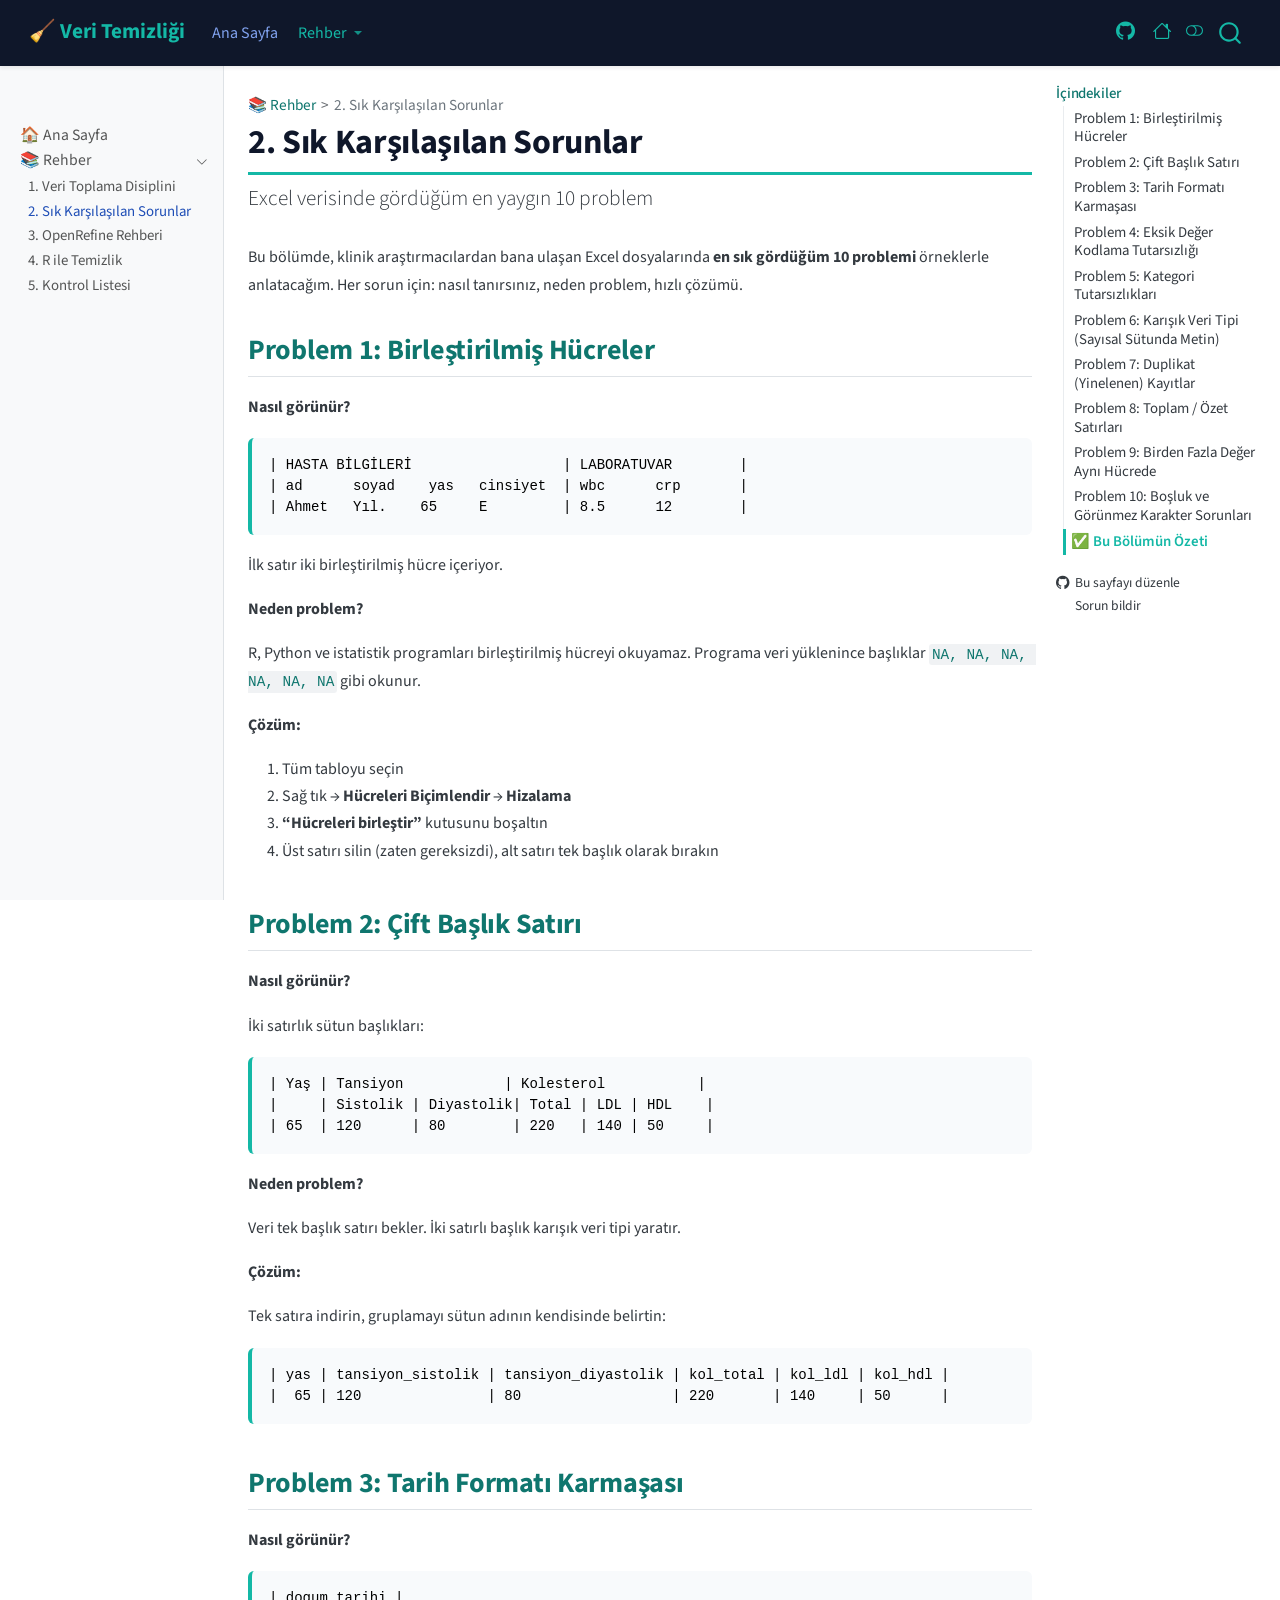
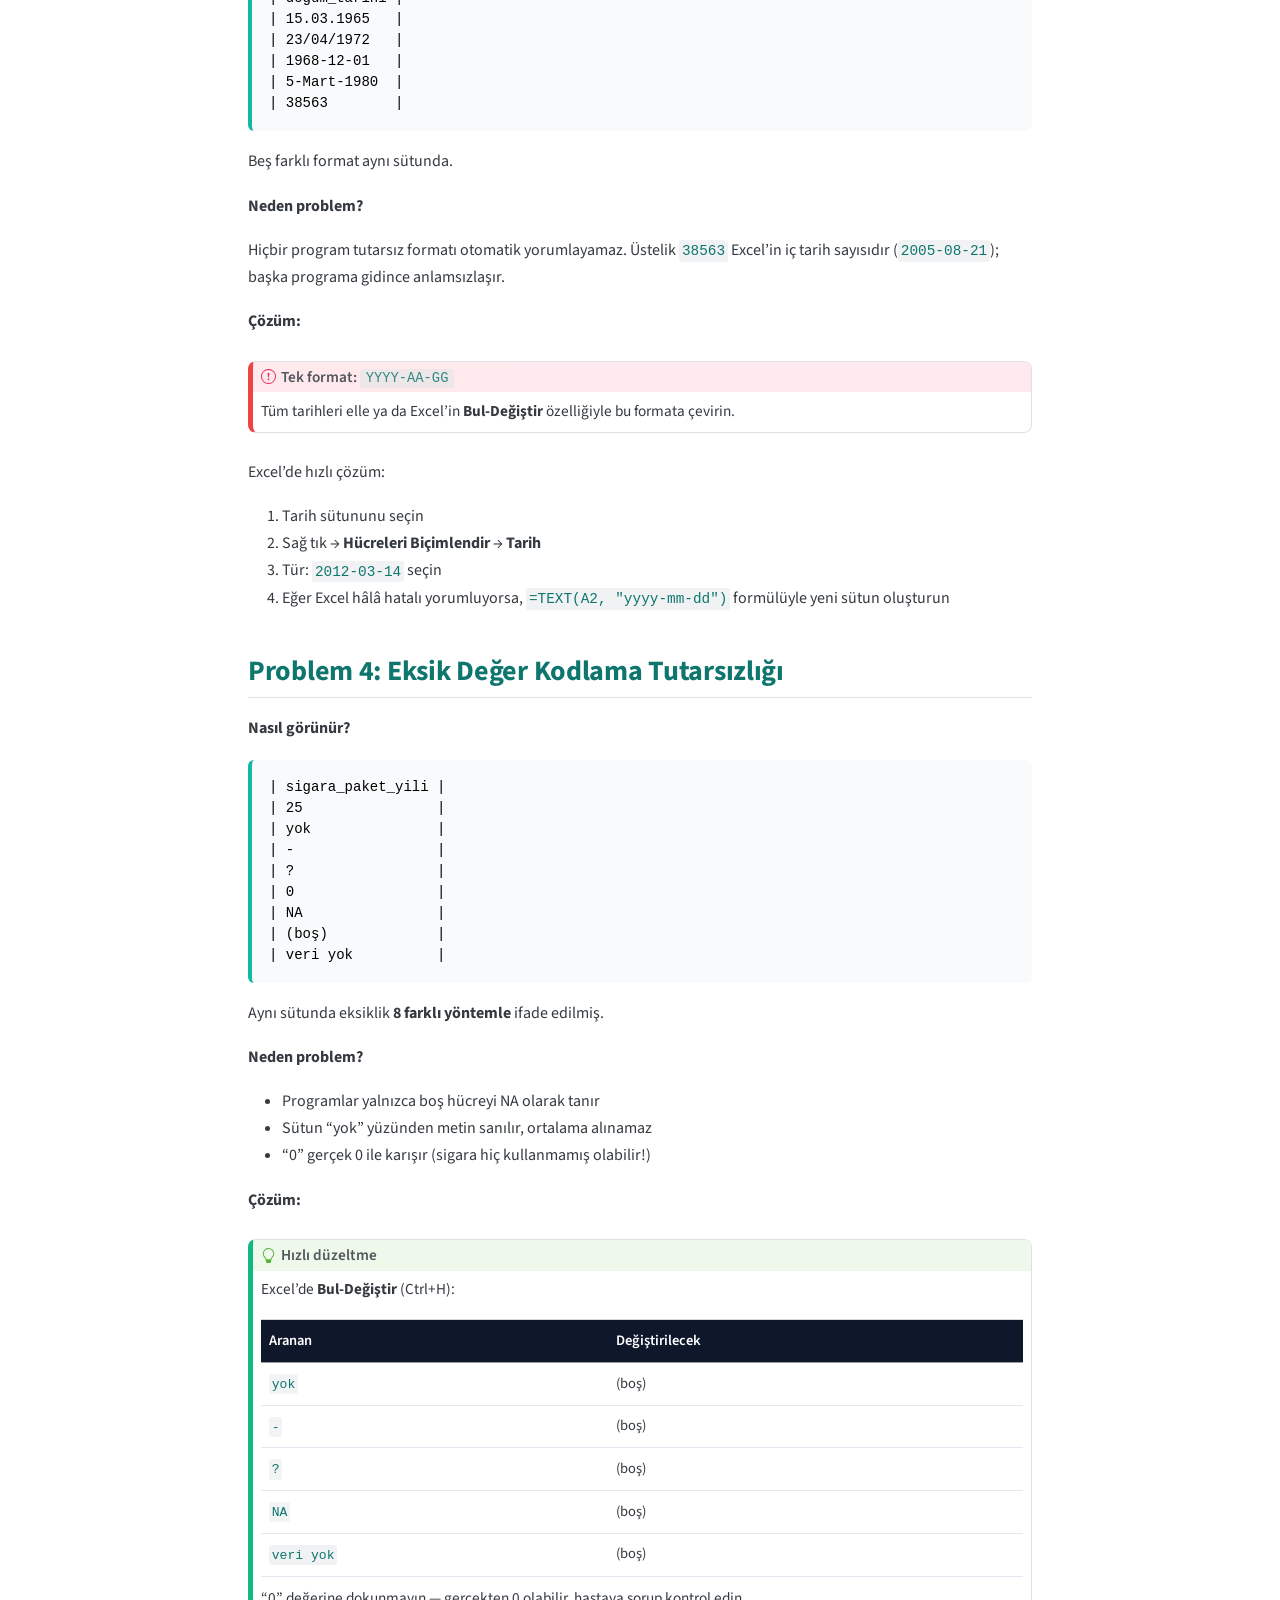
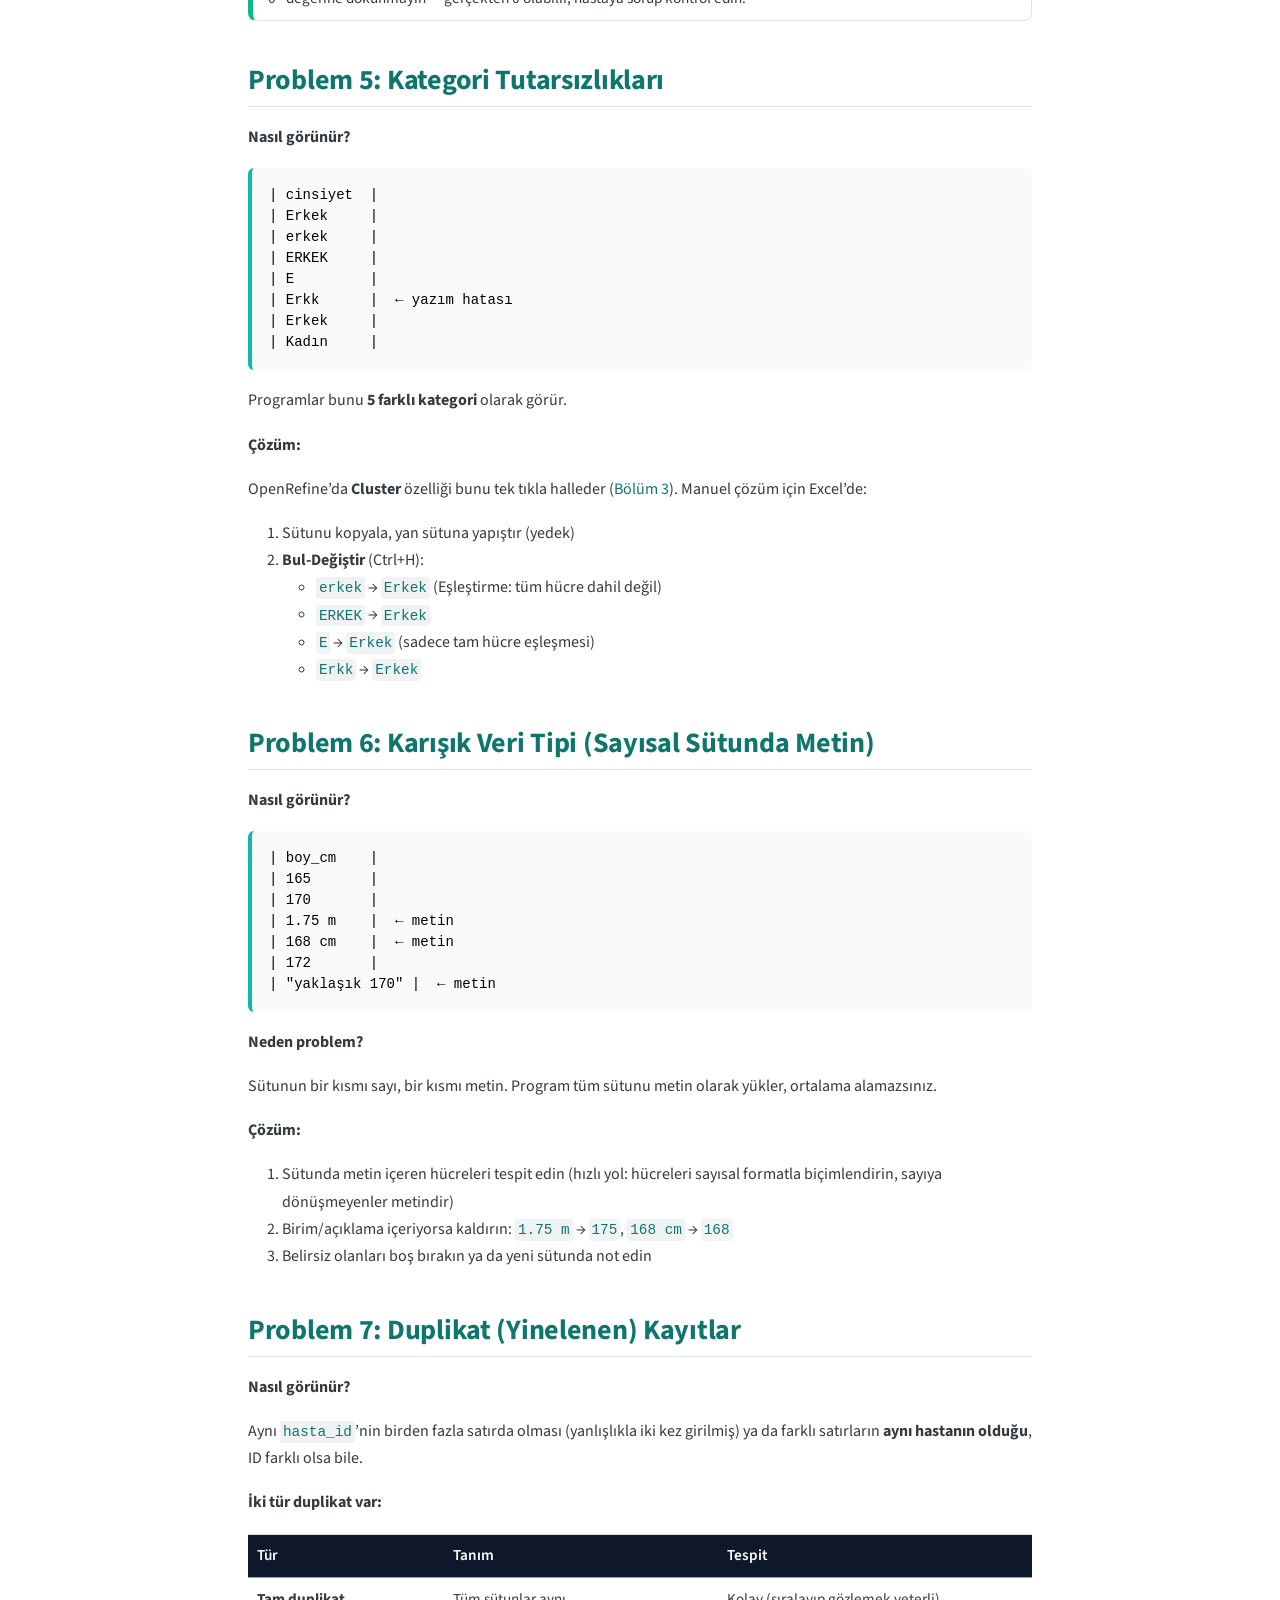
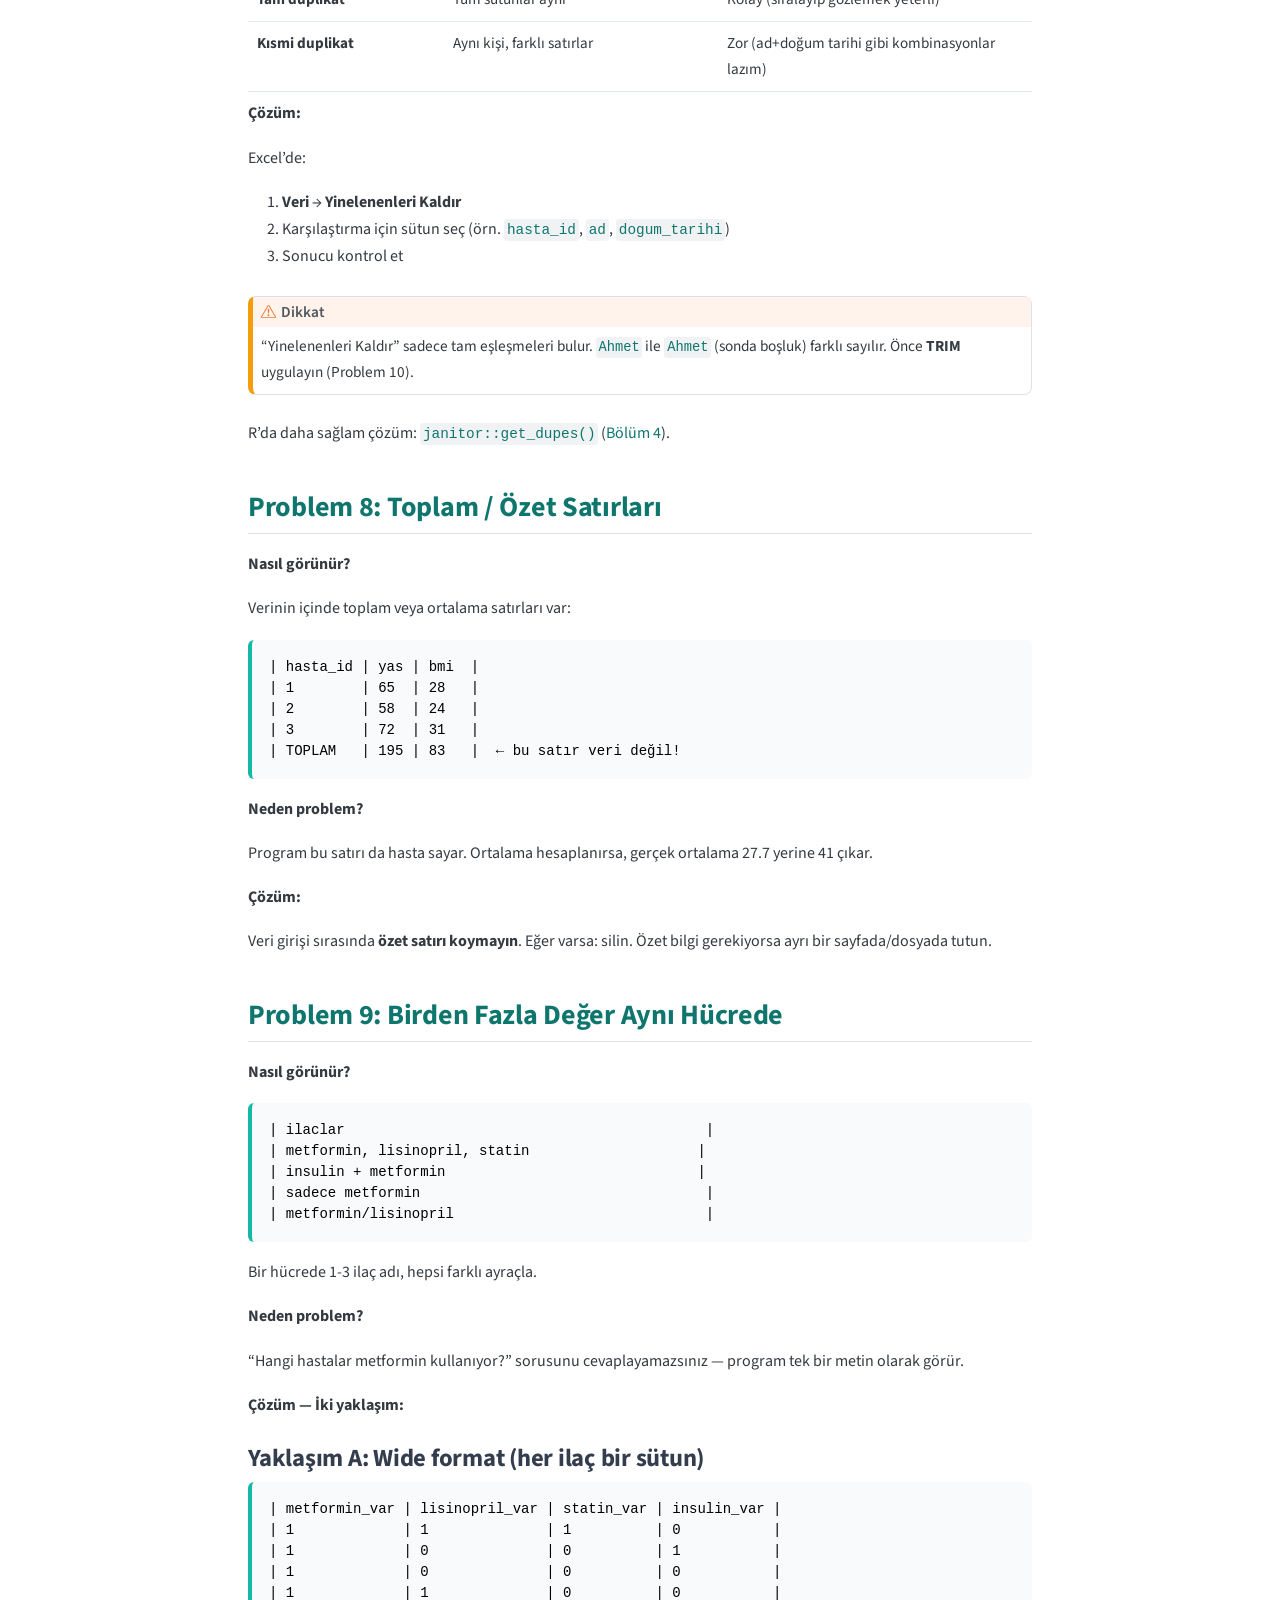
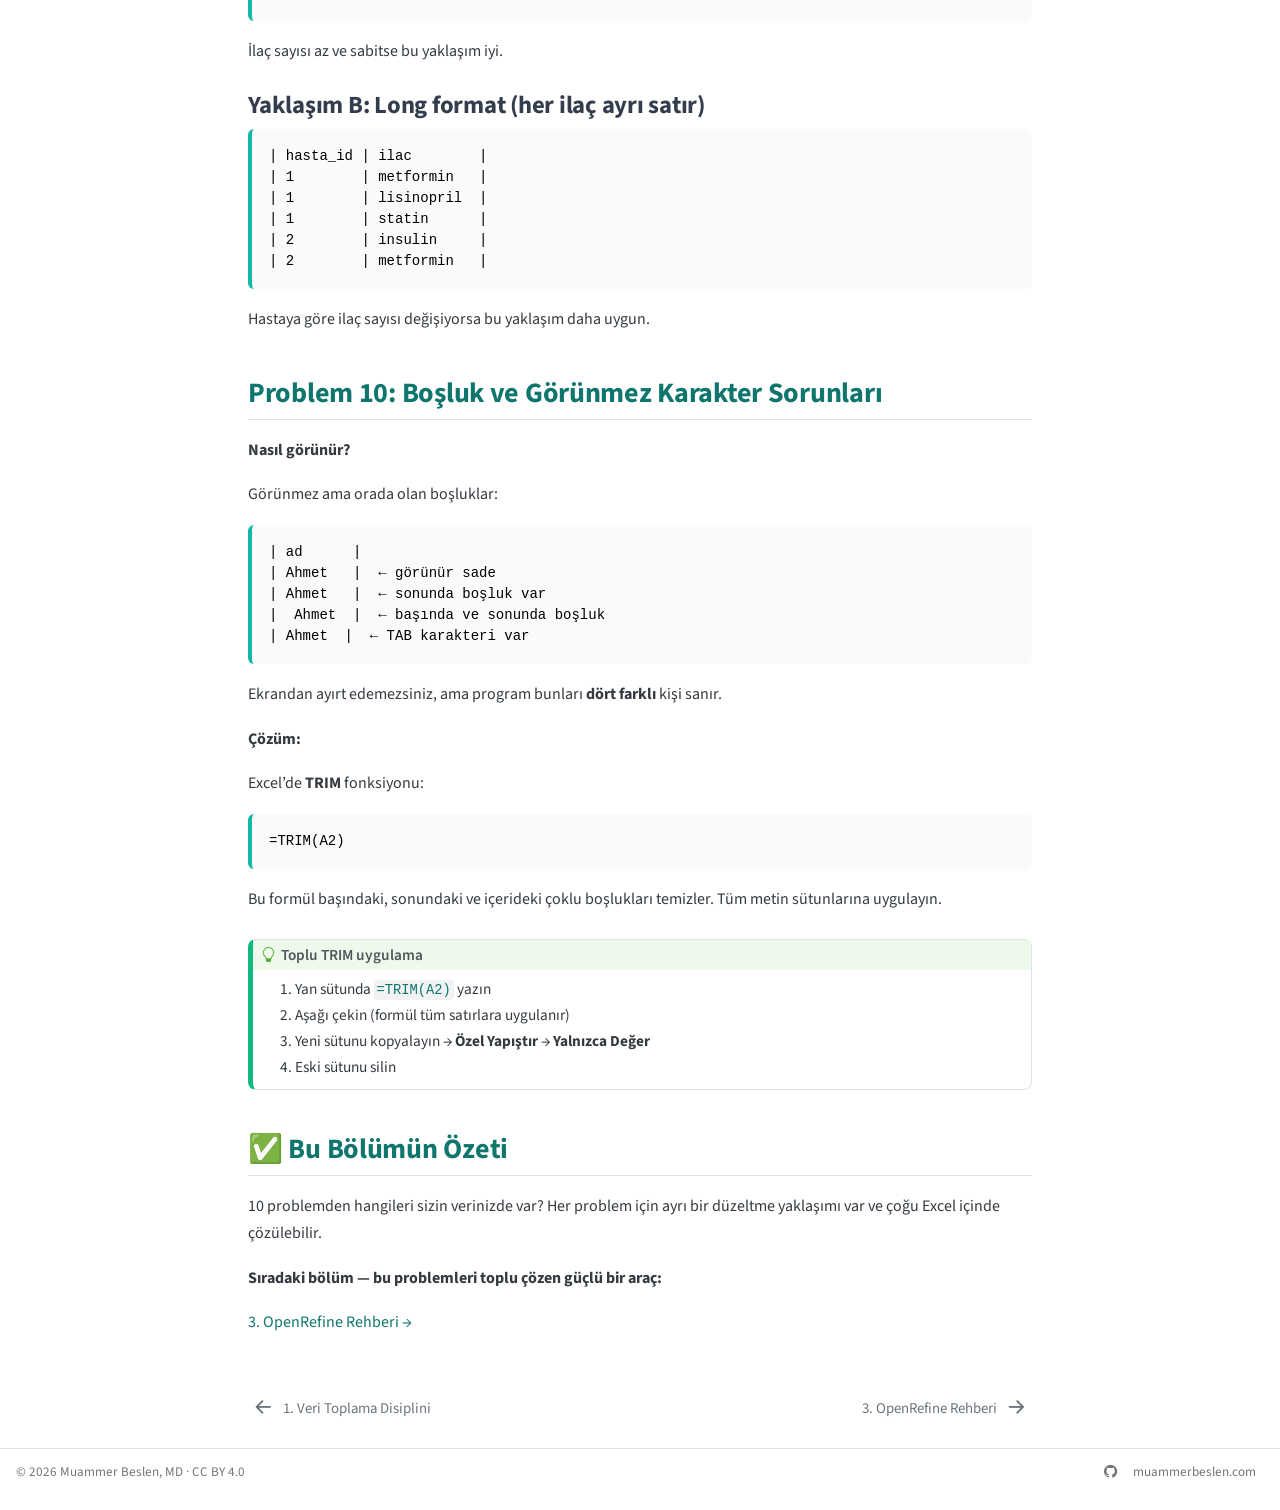
<file: rehber/02-sik-sorunlar.html>
<!DOCTYPE html>
<html xmlns="http://www.w3.org/1999/xhtml" lang="tr" xml:lang="tr"><head>

<meta charset="utf-8">
<meta name="generator" content="quarto-1.9.37">

<meta name="viewport" content="width=device-width, initial-scale=1.0, user-scalable=yes">


<title>2. Sık Karşılaşılan Sorunlar – Veri Temizliği Rehberi</title>
<style>
/* Default styles provided by pandoc.
** See https://pandoc.org/MANUAL.html#variables-for-html for config info.
*/
code{white-space: pre-wrap;}
span.smallcaps{font-variant: small-caps;}
div.columns{display: flex; gap: min(4vw, 1.5em);}
div.column{flex: auto; overflow-x: auto;}
div.hanging-indent{margin-left: 1.5em; text-indent: -1.5em;}
ul.task-list{list-style: none;}
ul.task-list li input[type="checkbox"] {
  width: 0.8em;
  margin: 0 0.8em 0.2em -1em; /* quarto-specific, see https://github.com/quarto-dev/quarto-cli/issues/4556 */ 
  vertical-align: middle;
}
</style>


<script src="../site_libs/quarto-nav/quarto-nav.js"></script>
<script src="../site_libs/quarto-nav/headroom.min.js"></script>
<script src="../site_libs/clipboard/clipboard.min.js"></script>
<script src="../site_libs/quarto-search/autocomplete.umd.js"></script>
<script src="../site_libs/quarto-search/fuse.min.js"></script>
<script src="../site_libs/quarto-search/quarto-search.js"></script>
<meta name="quarto:offset" content="../">
<link href="../rehber/03-openrefine-rehberi.html" rel="next">
<link href="../rehber/01-veri-toplama-disiplini.html" rel="prev">
<script src="../site_libs/quarto-html/quarto.js" type="module"></script>
<script src="../site_libs/quarto-html/tabsets/tabsets.js" type="module"></script>
<script src="../site_libs/quarto-html/popper.min.js"></script>
<script src="../site_libs/quarto-html/tippy.umd.min.js"></script>
<script src="../site_libs/quarto-html/anchor.min.js"></script>
<link href="../site_libs/quarto-html/tippy.css" rel="stylesheet">
<link href="../site_libs/quarto-html/quarto-syntax-highlighting-acf12a64177840b8d86f2d4f01b2e9fb.css" rel="stylesheet" class="quarto-color-scheme" id="quarto-text-highlighting-styles">
<link href="../site_libs/quarto-html/quarto-syntax-highlighting-dark-23bbe8b5e4efc1e257f6d59dce478b08.css" rel="stylesheet" class="quarto-color-scheme quarto-color-alternate" id="quarto-text-highlighting-styles">
<link href="../site_libs/quarto-html/quarto-syntax-highlighting-acf12a64177840b8d86f2d4f01b2e9fb.css" rel="stylesheet" class="quarto-color-scheme-extra" id="quarto-text-highlighting-styles">
<script src="../site_libs/bootstrap/bootstrap.min.js"></script>
<link href="../site_libs/bootstrap/bootstrap-icons.css" rel="stylesheet">
<link href="../site_libs/bootstrap/bootstrap-5feaabed66f5ac1224eebc6339d715e7.min.css" rel="stylesheet" append-hash="true" class="quarto-color-scheme" id="quarto-bootstrap" data-mode="light">
<link href="../site_libs/bootstrap/bootstrap-dark-e463fe4cac91f302a4b3b62c8a97ad20.min.css" rel="stylesheet" append-hash="true" class="quarto-color-scheme quarto-color-alternate" id="quarto-bootstrap" data-mode="dark">
<link href="../site_libs/bootstrap/bootstrap-5feaabed66f5ac1224eebc6339d715e7.min.css" rel="stylesheet" append-hash="true" class="quarto-color-scheme-extra" id="quarto-bootstrap" data-mode="light">
<script id="quarto-search-options" type="application/json">{
  "location": "navbar",
  "copy-button": false,
  "collapse-after": 3,
  "panel-placement": "end",
  "type": "overlay",
  "limit": 50,
  "keyboard-shortcut": [
    "f",
    "/",
    "s"
  ],
  "show-item-context": false,
  "language": {
    "search-no-results-text": "Sonuç yok",
    "search-matching-documents-text": "eşleşen belgeler",
    "search-copy-link-title": "Aramak için bağlantıyı kopyalayın",
    "search-hide-matches-text": "Ek eşleşmeleri gizle",
    "search-more-match-text": "bu belgede bir tane daha eşleşme",
    "search-more-matches-text": "bu belgede daha fazla eşleşme",
    "search-clear-button-title": "Temizle",
    "search-text-placeholder": "",
    "search-detached-cancel-button-title": "İptal et",
    "search-submit-button-title": "Gönder",
    "search-label": "Ara"
  }
}</script>
<style>html{ scroll-behavior: smooth; }</style>


<link rel="stylesheet" href="../styles.css">
</head>

<body class="nav-sidebar docked nav-fixed quarto-light"><script id="quarto-html-before-body" type="application/javascript">
    const toggleBodyColorMode = (bsSheetEl) => {
      const mode = bsSheetEl.getAttribute("data-mode");
      const bodyEl = window.document.querySelector("body");
      if (mode === "dark") {
        bodyEl.classList.add("quarto-dark");
        bodyEl.classList.remove("quarto-light");
      } else {
        bodyEl.classList.add("quarto-light");
        bodyEl.classList.remove("quarto-dark");
      }
    }
    const toggleBodyColorPrimary = () => {
      const bsSheetEl = window.document.querySelector("link#quarto-bootstrap:not([rel=disabled-stylesheet])");
      if (bsSheetEl) {
        toggleBodyColorMode(bsSheetEl);
      }
    }
    const setColorSchemeToggle = (alternate) => {
      const toggles = window.document.querySelectorAll('.quarto-color-scheme-toggle');
      for (let i=0; i < toggles.length; i++) {
        const toggle = toggles[i];
        if (toggle) {
          if (alternate) {
            toggle.classList.add("alternate");
          } else {
            toggle.classList.remove("alternate");
          }
        }
      }
    };
    const toggleColorMode = (alternate) => {
      // Switch the stylesheets
      const primaryStylesheets = window.document.querySelectorAll('link.quarto-color-scheme:not(.quarto-color-alternate)');
      const alternateStylesheets = window.document.querySelectorAll('link.quarto-color-scheme.quarto-color-alternate');
      manageTransitions('#quarto-margin-sidebar .nav-link', false);
      if (alternate) {
        // note: dark is layered on light, we don't disable primary!
        enableStylesheet(alternateStylesheets);
        for (const sheetNode of alternateStylesheets) {
          if (sheetNode.id === "quarto-bootstrap") {
            toggleBodyColorMode(sheetNode);
          }
        }
      } else {
        disableStylesheet(alternateStylesheets);
        enableStylesheet(primaryStylesheets)
        toggleBodyColorPrimary();
      }
      manageTransitions('#quarto-margin-sidebar .nav-link', true);
      // Switch the toggles
      setColorSchemeToggle(alternate)
      // Hack to workaround the fact that safari doesn't
      // properly recolor the scrollbar when toggling (#1455)
      if (navigator.userAgent.indexOf('Safari') > 0 && navigator.userAgent.indexOf('Chrome') == -1) {
        manageTransitions("body", false);
        window.scrollTo(0, 1);
        setTimeout(() => {
          window.scrollTo(0, 0);
          manageTransitions("body", true);
        }, 40);
      }
    }
    const disableStylesheet = (stylesheets) => {
      for (let i=0; i < stylesheets.length; i++) {
        const stylesheet = stylesheets[i];
        stylesheet.rel = 'disabled-stylesheet';
      }
    }
    const enableStylesheet = (stylesheets) => {
      for (let i=0; i < stylesheets.length; i++) {
        const stylesheet = stylesheets[i];
        if(stylesheet.rel !== 'stylesheet') { // for Chrome, which will still FOUC without this check
          stylesheet.rel = 'stylesheet';
        }
      }
    }
    const manageTransitions = (selector, allowTransitions) => {
      const els = window.document.querySelectorAll(selector);
      for (let i=0; i < els.length; i++) {
        const el = els[i];
        if (allowTransitions) {
          el.classList.remove('notransition');
        } else {
          el.classList.add('notransition');
        }
      }
    }
    const isFileUrl = () => {
      return window.location.protocol === 'file:';
    }
    const hasAlternateSentinel = () => {
      let styleSentinel = getColorSchemeSentinel();
      if (styleSentinel !== null) {
        return styleSentinel === "alternate";
      } else {
        return false;
      }
    }
    const setStyleSentinel = (alternate) => {
      const value = alternate ? "alternate" : "default";
      if (!isFileUrl()) {
        window.localStorage.setItem("quarto-color-scheme", value);
      } else {
        localAlternateSentinel = value;
      }
    }
    const getColorSchemeSentinel = () => {
      if (!isFileUrl()) {
        const storageValue = window.localStorage.getItem("quarto-color-scheme");
        return storageValue != null ? storageValue : localAlternateSentinel;
      } else {
        return localAlternateSentinel;
      }
    }
    const toggleGiscusIfUsed = (isAlternate, darkModeDefault) => {
      const baseTheme = document.querySelector('#giscus-base-theme')?.value ?? 'light';
      const alternateTheme = document.querySelector('#giscus-alt-theme')?.value ?? 'dark';
      let newTheme = '';
      if(authorPrefersDark) {
        newTheme = isAlternate ? baseTheme : alternateTheme;
      } else {
        newTheme = isAlternate ? alternateTheme : baseTheme;
      }
      const changeGiscusTheme = () => {
        // From: https://github.com/giscus/giscus/issues/336
        const sendMessage = (message) => {
          const iframe = document.querySelector('iframe.giscus-frame');
          if (!iframe) return;
          iframe.contentWindow.postMessage({ giscus: message }, 'https://giscus.app');
        }
        sendMessage({
          setConfig: {
            theme: newTheme
          }
        });
      }
      const isGiscussLoaded = window.document.querySelector('iframe.giscus-frame') !== null;
      if (isGiscussLoaded) {
        changeGiscusTheme();
      }
    };
    const authorPrefersDark = false;
    const darkModeDefault = authorPrefersDark;
      document.querySelector('link#quarto-text-highlighting-styles.quarto-color-scheme-extra').rel = 'disabled-stylesheet';
      document.querySelector('link#quarto-bootstrap.quarto-color-scheme-extra').rel = 'disabled-stylesheet';
    let localAlternateSentinel = darkModeDefault ? 'alternate' : 'default';
    // Dark / light mode switch
    window.quartoToggleColorScheme = () => {
      // Read the current dark / light value
      let toAlternate = !hasAlternateSentinel();
      toggleColorMode(toAlternate);
      setStyleSentinel(toAlternate);
      toggleGiscusIfUsed(toAlternate, darkModeDefault);
      window.dispatchEvent(new Event('resize'));
    };
    // Switch to dark mode if need be
    if (hasAlternateSentinel()) {
      toggleColorMode(true);
    } else {
      toggleColorMode(false);
    }
  </script>

<div id="quarto-search-results"></div>
  <header id="quarto-header" class="headroom fixed-top">
    <nav class="navbar navbar-expand-lg " data-bs-theme="dark">
      <div class="navbar-container container-fluid">
      <div class="navbar-brand-container mx-auto">
    <a class="navbar-brand" href="../index.html">
    <span class="navbar-title">🧹 Veri Temizliği</span>
    </a>
  </div>
            <div id="quarto-search" class="" title="Ara"></div>
          <button class="navbar-toggler" type="button" data-bs-toggle="collapse" data-bs-target="#navbarCollapse" aria-controls="navbarCollapse" role="menu" aria-expanded="false" aria-label="Gezinmeyi değiştir" onclick="if (window.quartoToggleHeadroom) { window.quartoToggleHeadroom(); }">
  <span class="navbar-toggler-icon"></span>
</button>
          <div class="collapse navbar-collapse" id="navbarCollapse">
            <ul class="navbar-nav navbar-nav-scroll me-auto">
  <li class="nav-item">
    <a class="nav-link active" href="../index.html" aria-current="page"> 
<span class="menu-text">Ana Sayfa</span></a>
  </li>  
  <li class="nav-item dropdown ">
    <a class="nav-link dropdown-toggle" href="#" id="nav-menu-rehber" role="link" data-bs-toggle="dropdown" aria-expanded="false">
 <span class="menu-text">Rehber</span>
    </a>
    <ul class="dropdown-menu" aria-labelledby="nav-menu-rehber">    
        <li>
    <a class="dropdown-item" href="../rehber/01-veri-toplama-disiplini.html">
 <span class="dropdown-text">1. Veri Toplama Disiplini</span></a>
  </li>  
        <li>
    <a class="dropdown-item" href="../rehber/02-sik-sorunlar.html">
 <span class="dropdown-text">2. Sık Karşılaşılan Sorunlar</span></a>
  </li>  
        <li>
    <a class="dropdown-item" href="../rehber/03-openrefine-rehberi.html">
 <span class="dropdown-text">3. OpenRefine Rehberi</span></a>
  </li>  
        <li>
    <a class="dropdown-item" href="../rehber/04-r-temizlik.html">
 <span class="dropdown-text">4. R ile Temizlik</span></a>
  </li>  
        <li>
    <a class="dropdown-item" href="../rehber/05-kontrol-listesi.html">
 <span class="dropdown-text">5. Kontrol Listesi</span></a>
  </li>  
    </ul>
  </li>
</ul>
            <ul class="navbar-nav navbar-nav-scroll ms-auto">
  <li class="nav-item compact">
    <a class="nav-link" href="https://github.com/drmuammer/veri-temizligi"> <i class="bi bi-github" role="img" aria-label="GitHub">
</i> 
<span class="menu-text"></span></a>
  </li>  
  <li class="nav-item compact">
    <a class="nav-link" href="https://muammerbeslen.com"> <i class="bi bi-house" role="img" aria-label="Website">
</i> 
<span class="menu-text"></span></a>
  </li>  
</ul>
          </div> <!-- /navcollapse -->
            <div class="quarto-navbar-tools">
  <a href="" class="quarto-color-scheme-toggle quarto-navigation-tool  px-1" onclick="window.quartoToggleColorScheme(); return false;" title="Karanlık modu değiştir"><i class="bi"></i></a>
</div>
      </div> <!-- /container-fluid -->
    </nav>
  <nav class="quarto-secondary-nav">
    <div class="container-fluid d-flex">
      <button type="button" class="quarto-btn-toggle btn" data-bs-toggle="collapse" role="button" data-bs-target=".quarto-sidebar-collapse-item" aria-controls="quarto-sidebar" aria-expanded="false" aria-label="Kenar çubuğunu değiştir" onclick="if (window.quartoToggleHeadroom) { window.quartoToggleHeadroom(); }">
        <i class="bi bi-layout-text-sidebar-reverse"></i>
      </button>
        <nav class="quarto-page-breadcrumbs" aria-label="breadcrumb"><ol class="breadcrumb"><li class="breadcrumb-item"><a href="../rehber/01-veri-toplama-disiplini.html">📚 Rehber</a></li><li class="breadcrumb-item"><a href="../rehber/02-sik-sorunlar.html">2. Sık Karşılaşılan Sorunlar</a></li></ol></nav>
        <a class="flex-grow-1" role="navigation" data-bs-toggle="collapse" data-bs-target=".quarto-sidebar-collapse-item" aria-controls="quarto-sidebar" aria-expanded="false" aria-label="Kenar çubuğunu değiştir" onclick="if (window.quartoToggleHeadroom) { window.quartoToggleHeadroom(); }">      
        </a>
      <button type="button" class="btn quarto-search-button" aria-label="Ara" onclick="window.quartoOpenSearch();">
        <i class="bi bi-search"></i>
      </button>
    </div>
  </nav>
</header>
<!-- content -->
<div id="quarto-content" class="quarto-container page-columns page-rows-contents page-layout-article page-navbar">
<!-- sidebar -->
  <nav id="quarto-sidebar" class="sidebar collapse collapse-horizontal quarto-sidebar-collapse-item sidebar-navigation docked overflow-auto">
        <div class="mt-2 flex-shrink-0 align-items-center">
        <div class="sidebar-search">
        <div id="quarto-search" class="" title="Ara"></div>
        </div>
        </div>
    <div class="sidebar-menu-container"> 
    <ul class="list-unstyled mt-1">
        <li class="sidebar-item">
  <div class="sidebar-item-container"> 
  <a href="../index.html" class="sidebar-item-text sidebar-link">
 <span class="menu-text">🏠 Ana Sayfa</span></a>
  </div>
</li>
        <li class="sidebar-item sidebar-item-section">
      <div class="sidebar-item-container"> 
            <a class="sidebar-item-text sidebar-link text-start" data-bs-toggle="collapse" data-bs-target="#quarto-sidebar-section-1" role="navigation" aria-expanded="true">
 <span class="menu-text">📚 Rehber</span></a>
          <a class="sidebar-item-toggle text-start" data-bs-toggle="collapse" data-bs-target="#quarto-sidebar-section-1" role="navigation" aria-expanded="true" aria-label="Bölümü değiştir">
            <i class="bi bi-chevron-right ms-2"></i>
          </a> 
      </div>
      <ul id="quarto-sidebar-section-1" class="collapse list-unstyled sidebar-section depth1 show">  
          <li class="sidebar-item">
  <div class="sidebar-item-container"> 
  <a href="../rehber/01-veri-toplama-disiplini.html" class="sidebar-item-text sidebar-link">
 <span class="menu-text">1. Veri Toplama Disiplini</span></a>
  </div>
</li>
          <li class="sidebar-item">
  <div class="sidebar-item-container"> 
  <a href="../rehber/02-sik-sorunlar.html" class="sidebar-item-text sidebar-link active">
 <span class="menu-text">2. Sık Karşılaşılan Sorunlar</span></a>
  </div>
</li>
          <li class="sidebar-item">
  <div class="sidebar-item-container"> 
  <a href="../rehber/03-openrefine-rehberi.html" class="sidebar-item-text sidebar-link">
 <span class="menu-text">3. OpenRefine Rehberi</span></a>
  </div>
</li>
          <li class="sidebar-item">
  <div class="sidebar-item-container"> 
  <a href="../rehber/04-r-temizlik.html" class="sidebar-item-text sidebar-link">
 <span class="menu-text">4. R ile Temizlik</span></a>
  </div>
</li>
          <li class="sidebar-item">
  <div class="sidebar-item-container"> 
  <a href="../rehber/05-kontrol-listesi.html" class="sidebar-item-text sidebar-link">
 <span class="menu-text">5. Kontrol Listesi</span></a>
  </div>
</li>
      </ul>
  </li>
    </ul>
    </div>
</nav>
<div id="quarto-sidebar-glass" class="quarto-sidebar-collapse-item" data-bs-toggle="collapse" data-bs-target=".quarto-sidebar-collapse-item"></div>
<!-- margin-sidebar -->
    <div id="quarto-margin-sidebar" class="sidebar margin-sidebar">
        <nav id="TOC" role="doc-toc" class="toc-active">
    <h2 id="toc-title">İçindekiler</h2>
   
  <ul>
  <li><a href="#problem-1-birleştirilmiş-hücreler" id="toc-problem-1-birleştirilmiş-hücreler" class="nav-link active" data-scroll-target="#problem-1-birleştirilmiş-hücreler">Problem 1: Birleştirilmiş Hücreler</a></li>
  <li><a href="#problem-2-çift-başlık-satırı" id="toc-problem-2-çift-başlık-satırı" class="nav-link" data-scroll-target="#problem-2-çift-başlık-satırı">Problem 2: Çift Başlık Satırı</a></li>
  <li><a href="#problem-3-tarih-formatı-karmaşası" id="toc-problem-3-tarih-formatı-karmaşası" class="nav-link" data-scroll-target="#problem-3-tarih-formatı-karmaşası">Problem 3: Tarih Formatı Karmaşası</a></li>
  <li><a href="#problem-4-eksik-değer-kodlama-tutarsızlığı" id="toc-problem-4-eksik-değer-kodlama-tutarsızlığı" class="nav-link" data-scroll-target="#problem-4-eksik-değer-kodlama-tutarsızlığı">Problem 4: Eksik Değer Kodlama Tutarsızlığı</a></li>
  <li><a href="#problem-5-kategori-tutarsızlıkları" id="toc-problem-5-kategori-tutarsızlıkları" class="nav-link" data-scroll-target="#problem-5-kategori-tutarsızlıkları">Problem 5: Kategori Tutarsızlıkları</a></li>
  <li><a href="#problem-6-karışık-veri-tipi-sayısal-sütunda-metin" id="toc-problem-6-karışık-veri-tipi-sayısal-sütunda-metin" class="nav-link" data-scroll-target="#problem-6-karışık-veri-tipi-sayısal-sütunda-metin">Problem 6: Karışık Veri Tipi (Sayısal Sütunda Metin)</a></li>
  <li><a href="#problem-7-duplikat-yinelenen-kayıtlar" id="toc-problem-7-duplikat-yinelenen-kayıtlar" class="nav-link" data-scroll-target="#problem-7-duplikat-yinelenen-kayıtlar">Problem 7: Duplikat (Yinelenen) Kayıtlar</a></li>
  <li><a href="#problem-8-toplam-özet-satırları" id="toc-problem-8-toplam-özet-satırları" class="nav-link" data-scroll-target="#problem-8-toplam-özet-satırları">Problem 8: Toplam / Özet Satırları</a></li>
  <li><a href="#problem-9-birden-fazla-değer-aynı-hücrede" id="toc-problem-9-birden-fazla-değer-aynı-hücrede" class="nav-link" data-scroll-target="#problem-9-birden-fazla-değer-aynı-hücrede">Problem 9: Birden Fazla Değer Aynı Hücrede</a>
  <ul class="collapse">
  <li><a href="#yaklaşım-a-wide-format-her-ilaç-bir-sütun" id="toc-yaklaşım-a-wide-format-her-ilaç-bir-sütun" class="nav-link" data-scroll-target="#yaklaşım-a-wide-format-her-ilaç-bir-sütun">Yaklaşım A: Wide format (her ilaç bir sütun)</a></li>
  <li><a href="#yaklaşım-b-long-format-her-ilaç-ayrı-satır" id="toc-yaklaşım-b-long-format-her-ilaç-ayrı-satır" class="nav-link" data-scroll-target="#yaklaşım-b-long-format-her-ilaç-ayrı-satır">Yaklaşım B: Long format (her ilaç ayrı satır)</a></li>
  </ul></li>
  <li><a href="#problem-10-boşluk-ve-görünmez-karakter-sorunları" id="toc-problem-10-boşluk-ve-görünmez-karakter-sorunları" class="nav-link" data-scroll-target="#problem-10-boşluk-ve-görünmez-karakter-sorunları">Problem 10: Boşluk ve Görünmez Karakter Sorunları</a></li>
  <li><a href="#bu-bölümün-özeti" id="toc-bu-bölümün-özeti" class="nav-link" data-scroll-target="#bu-bölümün-özeti">✅ Bu Bölümün Özeti</a></li>
  </ul>
<div class="toc-actions"><ul><li><a href="https://github.com/drmuammer/veri-temizligi/edit/main/rehber/02-sik-sorunlar.qmd" class="toc-action"><i class="bi bi-github"></i>Bu sayfayı düzenle</a></li><li><a href="https://github.com/drmuammer/veri-temizligi/issues/new" class="toc-action"><i class="bi empty"></i>Sorun bildir</a></li></ul></div></nav>
    </div>
<!-- main -->
<main class="content" id="quarto-document-content">


<header id="title-block-header" class="quarto-title-block default"><nav class="quarto-page-breadcrumbs quarto-title-breadcrumbs d-none d-lg-block" aria-label="breadcrumb"><ol class="breadcrumb"><li class="breadcrumb-item"><a href="../rehber/01-veri-toplama-disiplini.html">📚 Rehber</a></li><li class="breadcrumb-item"><a href="../rehber/02-sik-sorunlar.html">2. Sık Karşılaşılan Sorunlar</a></li></ol></nav>
<div class="quarto-title">
<h1 class="title">2. Sık Karşılaşılan Sorunlar</h1>
<p class="subtitle lead">Excel verisinde gördüğüm en yaygın 10 problem</p>
</div>



<div class="quarto-title-meta">

    
  
    
  </div>
  


</header>


<p>Bu bölümde, klinik araştırmacılardan bana ulaşan Excel dosyalarında <strong>en sık gördüğüm 10 problemi</strong> örneklerle anlatacağım. Her sorun için: nasıl tanırsınız, neden problem, hızlı çözümü.</p>
<section id="problem-1-birleştirilmiş-hücreler" class="level2">
<h2 class="anchored" data-anchor-id="problem-1-birleştirilmiş-hücreler">Problem 1: Birleştirilmiş Hücreler</h2>
<p><strong>Nasıl görünür?</strong></p>
<pre><code>| HASTA BİLGİLERİ                  | LABORATUVAR        |
| ad      soyad    yas   cinsiyet  | wbc      crp       |
| Ahmet   Yıl.    65     E         | 8.5      12        |</code></pre>
<p>İlk satır iki birleştirilmiş hücre içeriyor.</p>
<p><strong>Neden problem?</strong></p>
<p>R, Python ve istatistik programları birleştirilmiş hücreyi okuyamaz. Programa veri yüklenince başlıklar <code>NA, NA, NA, NA, NA, NA</code> gibi okunur.</p>
<p><strong>Çözüm:</strong></p>
<ol type="1">
<li>Tüm tabloyu seçin</li>
<li>Sağ tık → <strong>Hücreleri Biçimlendir</strong> → <strong>Hizalama</strong></li>
<li><strong>“Hücreleri birleştir”</strong> kutusunu boşaltın</li>
<li>Üst satırı silin (zaten gereksizdi), alt satırı tek başlık olarak bırakın</li>
</ol>
</section>
<section id="problem-2-çift-başlık-satırı" class="level2">
<h2 class="anchored" data-anchor-id="problem-2-çift-başlık-satırı">Problem 2: Çift Başlık Satırı</h2>
<p><strong>Nasıl görünür?</strong></p>
<p>İki satırlık sütun başlıkları:</p>
<pre><code>| Yaş | Tansiyon            | Kolesterol           |
|     | Sistolik | Diyastolik| Total | LDL | HDL    |
| 65  | 120      | 80        | 220   | 140 | 50     |</code></pre>
<p><strong>Neden problem?</strong></p>
<p>Veri tek başlık satırı bekler. İki satırlı başlık karışık veri tipi yaratır.</p>
<p><strong>Çözüm:</strong></p>
<p>Tek satıra indirin, gruplamayı sütun adının kendisinde belirtin:</p>
<pre><code>| yas | tansiyon_sistolik | tansiyon_diyastolik | kol_total | kol_ldl | kol_hdl |
|  65 | 120               | 80                  | 220       | 140     | 50      |</code></pre>
</section>
<section id="problem-3-tarih-formatı-karmaşası" class="level2">
<h2 class="anchored" data-anchor-id="problem-3-tarih-formatı-karmaşası">Problem 3: Tarih Formatı Karmaşası</h2>
<p><strong>Nasıl görünür?</strong></p>
<pre><code>| dogum_tarihi |
| 15.03.1965   |
| 23/04/1972   |
| 1968-12-01   |
| 5-Mart-1980  |
| 38563        |</code></pre>
<p>Beş farklı format aynı sütunda.</p>
<p><strong>Neden problem?</strong></p>
<p>Hiçbir program tutarsız formatı otomatik yorumlayamaz. Üstelik <code>38563</code> Excel’in iç tarih sayısıdır (<code>2005-08-21</code>); başka programa gidince anlamsızlaşır.</p>
<p><strong>Çözüm:</strong></p>
<div class="callout callout-style-default callout-important callout-titled">
<div class="callout-header d-flex align-content-center">
<div class="callout-icon-container">
<i class="callout-icon"></i>
</div>
<div class="callout-title-container flex-fill">
<span class="screen-reader-only">Önemli</span>Tek format: <code>YYYY-AA-GG</code>
</div>
</div>
<div class="callout-body-container callout-body">
<p>Tüm tarihleri elle ya da Excel’in <strong>Bul-Değiştir</strong> özelliğiyle bu formata çevirin.</p>
</div>
</div>
<p>Excel’de hızlı çözüm:</p>
<ol type="1">
<li>Tarih sütununu seçin</li>
<li>Sağ tık → <strong>Hücreleri Biçimlendir</strong> → <strong>Tarih</strong></li>
<li>Tür: <code>2012-03-14</code> seçin</li>
<li>Eğer Excel hâlâ hatalı yorumluyorsa, <code>=TEXT(A2, "yyyy-mm-dd")</code> formülüyle yeni sütun oluşturun</li>
</ol>
</section>
<section id="problem-4-eksik-değer-kodlama-tutarsızlığı" class="level2">
<h2 class="anchored" data-anchor-id="problem-4-eksik-değer-kodlama-tutarsızlığı">Problem 4: Eksik Değer Kodlama Tutarsızlığı</h2>
<p><strong>Nasıl görünür?</strong></p>
<pre><code>| sigara_paket_yili |
| 25                |
| yok               |
| -                 |
| ?                 |
| 0                 |
| NA                |
| (boş)             |
| veri yok          |</code></pre>
<p>Aynı sütunda eksiklik <strong>8 farklı yöntemle</strong> ifade edilmiş.</p>
<p><strong>Neden problem?</strong></p>
<ul>
<li>Programlar yalnızca boş hücreyi NA olarak tanır</li>
<li>Sütun “yok” yüzünden metin sanılır, ortalama alınamaz</li>
<li>“0” gerçek 0 ile karışır (sigara hiç kullanmamış olabilir!)</li>
</ul>
<p><strong>Çözüm:</strong></p>
<div class="callout callout-style-default callout-tip callout-titled">
<div class="callout-header d-flex align-content-center">
<div class="callout-icon-container">
<i class="callout-icon"></i>
</div>
<div class="callout-title-container flex-fill">
<span class="screen-reader-only">İpucu</span>Hızlı düzeltme
</div>
</div>
<div class="callout-body-container callout-body">
<p>Excel’de <strong>Bul-Değiştir</strong> (Ctrl+H):</p>
<table class="caption-top table">
<thead>
<tr class="header">
<th>Aranan</th>
<th>Değiştirilecek</th>
</tr>
</thead>
<tbody>
<tr class="odd">
<td><code>yok</code></td>
<td>(boş)</td>
</tr>
<tr class="even">
<td><code>-</code></td>
<td>(boş)</td>
</tr>
<tr class="odd">
<td><code>?</code></td>
<td>(boş)</td>
</tr>
<tr class="even">
<td><code>NA</code></td>
<td>(boş)</td>
</tr>
<tr class="odd">
<td><code>veri yok</code></td>
<td>(boş)</td>
</tr>
</tbody>
</table>
<p>“0” değerine dokunmayın — gerçekten 0 olabilir, hastaya sorup kontrol edin.</p>
</div>
</div>
</section>
<section id="problem-5-kategori-tutarsızlıkları" class="level2">
<h2 class="anchored" data-anchor-id="problem-5-kategori-tutarsızlıkları">Problem 5: Kategori Tutarsızlıkları</h2>
<p><strong>Nasıl görünür?</strong></p>
<pre><code>| cinsiyet  |
| Erkek     |
| erkek     |
| ERKEK     |
| E         |
| Erkk      |  ← yazım hatası
| Erkek     |
| Kadın     |</code></pre>
<p>Programlar bunu <strong>5 farklı kategori</strong> olarak görür.</p>
<p><strong>Çözüm:</strong></p>
<p>OpenRefine’da <strong>Cluster</strong> özelliği bunu tek tıkla halleder (<a href="../rehber/03-openrefine-rehberi.html">Bölüm 3</a>). Manuel çözüm için Excel’de:</p>
<ol type="1">
<li>Sütunu kopyala, yan sütuna yapıştır (yedek)</li>
<li><strong>Bul-Değiştir</strong> (Ctrl+H):
<ul>
<li><code>erkek</code> → <code>Erkek</code> (Eşleştirme: tüm hücre dahil değil)</li>
<li><code>ERKEK</code> → <code>Erkek</code></li>
<li><code>E</code> → <code>Erkek</code> (sadece tam hücre eşleşmesi)</li>
<li><code>Erkk</code> → <code>Erkek</code></li>
</ul></li>
</ol>
</section>
<section id="problem-6-karışık-veri-tipi-sayısal-sütunda-metin" class="level2">
<h2 class="anchored" data-anchor-id="problem-6-karışık-veri-tipi-sayısal-sütunda-metin">Problem 6: Karışık Veri Tipi (Sayısal Sütunda Metin)</h2>
<p><strong>Nasıl görünür?</strong></p>
<pre><code>| boy_cm    |
| 165       |
| 170       |
| 1.75 m    |  ← metin
| 168 cm    |  ← metin
| 172       |
| "yaklaşık 170" |  ← metin</code></pre>
<p><strong>Neden problem?</strong></p>
<p>Sütunun bir kısmı sayı, bir kısmı metin. Program tüm sütunu metin olarak yükler, ortalama alamazsınız.</p>
<p><strong>Çözüm:</strong></p>
<ol type="1">
<li>Sütunda metin içeren hücreleri tespit edin (hızlı yol: hücreleri sayısal formatla biçimlendirin, sayıya dönüşmeyenler metindir)</li>
<li>Birim/açıklama içeriyorsa kaldırın: <code>1.75 m</code> → <code>175</code>, <code>168 cm</code> → <code>168</code></li>
<li>Belirsiz olanları boş bırakın ya da yeni sütunda not edin</li>
</ol>
</section>
<section id="problem-7-duplikat-yinelenen-kayıtlar" class="level2">
<h2 class="anchored" data-anchor-id="problem-7-duplikat-yinelenen-kayıtlar">Problem 7: Duplikat (Yinelenen) Kayıtlar</h2>
<p><strong>Nasıl görünür?</strong></p>
<p>Aynı <code>hasta_id</code>’nin birden fazla satırda olması (yanlışlıkla iki kez girilmiş) ya da farklı satırların <strong>aynı hastanın olduğu</strong>, ID farklı olsa bile.</p>
<p><strong>İki tür duplikat var:</strong></p>
<table class="caption-top table">
<colgroup>
<col style="width: 25%">
<col style="width: 35%">
<col style="width: 40%">
</colgroup>
<thead>
<tr class="header">
<th>Tür</th>
<th>Tanım</th>
<th>Tespit</th>
</tr>
</thead>
<tbody>
<tr class="odd">
<td><strong>Tam duplikat</strong></td>
<td>Tüm sütunlar aynı</td>
<td>Kolay (sıralayıp gözlemek yeterli)</td>
</tr>
<tr class="even">
<td><strong>Kısmi duplikat</strong></td>
<td>Aynı kişi, farklı satırlar</td>
<td>Zor (ad+doğum tarihi gibi kombinasyonlar lazım)</td>
</tr>
</tbody>
</table>
<p><strong>Çözüm:</strong></p>
<p>Excel’de:</p>
<ol type="1">
<li><strong>Veri</strong> → <strong>Yinelenenleri Kaldır</strong></li>
<li>Karşılaştırma için sütun seç (örn. <code>hasta_id</code>, <code>ad</code>, <code>dogum_tarihi</code>)</li>
<li>Sonucu kontrol et</li>
</ol>
<div class="callout callout-style-default callout-warning callout-titled">
<div class="callout-header d-flex align-content-center">
<div class="callout-icon-container">
<i class="callout-icon"></i>
</div>
<div class="callout-title-container flex-fill">
<span class="screen-reader-only">Uyarı</span>Dikkat
</div>
</div>
<div class="callout-body-container callout-body">
<p>“Yinelenenleri Kaldır” sadece tam eşleşmeleri bulur. <code>Ahmet</code> ile <code>Ahmet</code> (sonda boşluk) farklı sayılır. Önce <strong>TRIM</strong> uygulayın (Problem 10).</p>
</div>
</div>
<p>R’da daha sağlam çözüm: <code>janitor::get_dupes()</code> (<a href="../rehber/04-r-temizlik.html">Bölüm 4</a>).</p>
</section>
<section id="problem-8-toplam-özet-satırları" class="level2">
<h2 class="anchored" data-anchor-id="problem-8-toplam-özet-satırları">Problem 8: Toplam / Özet Satırları</h2>
<p><strong>Nasıl görünür?</strong></p>
<p>Verinin içinde toplam veya ortalama satırları var:</p>
<pre><code>| hasta_id | yas | bmi  |
| 1        | 65  | 28   |
| 2        | 58  | 24   |
| 3        | 72  | 31   |
| TOPLAM   | 195 | 83   |  ← bu satır veri değil!</code></pre>
<p><strong>Neden problem?</strong></p>
<p>Program bu satırı da hasta sayar. Ortalama hesaplanırsa, gerçek ortalama 27.7 yerine 41 çıkar.</p>
<p><strong>Çözüm:</strong></p>
<p>Veri girişi sırasında <strong>özet satırı koymayın</strong>. Eğer varsa: silin. Özet bilgi gerekiyorsa ayrı bir sayfada/dosyada tutun.</p>
</section>
<section id="problem-9-birden-fazla-değer-aynı-hücrede" class="level2">
<h2 class="anchored" data-anchor-id="problem-9-birden-fazla-değer-aynı-hücrede">Problem 9: Birden Fazla Değer Aynı Hücrede</h2>
<p><strong>Nasıl görünür?</strong></p>
<pre><code>| ilaclar                                           |
| metformin, lisinopril, statin                    |
| insulin + metformin                              |
| sadece metformin                                  |
| metformin/lisinopril                              |</code></pre>
<p>Bir hücrede 1-3 ilaç adı, hepsi farklı ayraçla.</p>
<p><strong>Neden problem?</strong></p>
<p>“Hangi hastalar metformin kullanıyor?” sorusunu cevaplayamazsınız — program tek bir metin olarak görür.</p>
<p><strong>Çözüm — İki yaklaşım:</strong></p>
<section id="yaklaşım-a-wide-format-her-ilaç-bir-sütun" class="level3">
<h3 class="anchored" data-anchor-id="yaklaşım-a-wide-format-her-ilaç-bir-sütun">Yaklaşım A: Wide format (her ilaç bir sütun)</h3>
<pre><code>| metformin_var | lisinopril_var | statin_var | insulin_var |
| 1             | 1              | 1          | 0           |
| 1             | 0              | 0          | 1           |
| 1             | 0              | 0          | 0           |
| 1             | 1              | 0          | 0           |</code></pre>
<p>İlaç sayısı az ve sabitse bu yaklaşım iyi.</p>
</section>
<section id="yaklaşım-b-long-format-her-ilaç-ayrı-satır" class="level3">
<h3 class="anchored" data-anchor-id="yaklaşım-b-long-format-her-ilaç-ayrı-satır">Yaklaşım B: Long format (her ilaç ayrı satır)</h3>
<pre><code>| hasta_id | ilac        |
| 1        | metformin   |
| 1        | lisinopril  |
| 1        | statin      |
| 2        | insulin     |
| 2        | metformin   |</code></pre>
<p>Hastaya göre ilaç sayısı değişiyorsa bu yaklaşım daha uygun.</p>
</section>
</section>
<section id="problem-10-boşluk-ve-görünmez-karakter-sorunları" class="level2">
<h2 class="anchored" data-anchor-id="problem-10-boşluk-ve-görünmez-karakter-sorunları">Problem 10: Boşluk ve Görünmez Karakter Sorunları</h2>
<p><strong>Nasıl görünür?</strong></p>
<p>Görünmez ama orada olan boşluklar:</p>
<pre><code>| ad      |
| Ahmet   |  ← görünür sade
| Ahmet   |  ← sonunda boşluk var
|  Ahmet  |  ← başında ve sonunda boşluk
| Ahmet  |  ← TAB karakteri var</code></pre>
<p>Ekrandan ayırt edemezsiniz, ama program bunları <strong>dört farklı</strong> kişi sanır.</p>
<p><strong>Çözüm:</strong></p>
<p>Excel’de <strong>TRIM</strong> fonksiyonu:</p>
<pre><code>=TRIM(A2)</code></pre>
<p>Bu formül başındaki, sonundaki ve içerideki çoklu boşlukları temizler. Tüm metin sütunlarına uygulayın.</p>
<div class="callout callout-style-default callout-tip callout-titled">
<div class="callout-header d-flex align-content-center">
<div class="callout-icon-container">
<i class="callout-icon"></i>
</div>
<div class="callout-title-container flex-fill">
<span class="screen-reader-only">İpucu</span>Toplu TRIM uygulama
</div>
</div>
<div class="callout-body-container callout-body">
<ol type="1">
<li>Yan sütunda <code>=TRIM(A2)</code> yazın</li>
<li>Aşağı çekin (formül tüm satırlara uygulanır)</li>
<li>Yeni sütunu kopyalayın → <strong>Özel Yapıştır</strong> → <strong>Yalnızca Değer</strong></li>
<li>Eski sütunu silin</li>
</ol>
</div>
</div>
</section>
<section id="bu-bölümün-özeti" class="level2">
<h2 class="anchored" data-anchor-id="bu-bölümün-özeti">✅ Bu Bölümün Özeti</h2>
<p>10 problemden hangileri sizin verinizde var? Her problem için ayrı bir düzeltme yaklaşımı var ve çoğu Excel içinde çözülebilir.</p>
<p><strong>Sıradaki bölüm — bu problemleri toplu çözen güçlü bir araç:</strong></p>
<p><a href="../rehber/03-openrefine-rehberi.html">3. OpenRefine Rehberi →</a></p>


</section>

<a onclick="window.scrollTo(0, 0); return false;" role="button" id="quarto-back-to-top"><i class="bi bi-arrow-up"></i> Başa dön</a></main> <!-- /main -->
<script id="quarto-html-after-body" type="application/javascript">
  window.document.addEventListener("DOMContentLoaded", function (event) {
    // Ensure there is a toggle, if there isn't float one in the top right
    if (window.document.querySelector('.quarto-color-scheme-toggle') === null) {
      const a = window.document.createElement('a');
      a.classList.add('top-right');
      a.classList.add('quarto-color-scheme-toggle');
      a.href = "";
      a.onclick = function() { try { window.quartoToggleColorScheme(); } catch {} return false; };
      const i = window.document.createElement("i");
      i.classList.add('bi');
      a.appendChild(i);
      window.document.body.appendChild(a);
    }
    setColorSchemeToggle(hasAlternateSentinel())
    const icon = "";
    const anchorJS = new window.AnchorJS();
    anchorJS.options = {
      placement: 'right',
      icon: icon
    };
    anchorJS.add('.anchored');
    const isCodeAnnotation = (el) => {
      for (const clz of el.classList) {
        if (clz.startsWith('code-annotation-')) {                     
          return true;
        }
      }
      return false;
    }
    const onCopySuccess = function(e) {
      // button target
      const button = e.trigger;
      // don't keep focus
      button.blur();
      // flash "checked"
      button.classList.add('code-copy-button-checked');
      var currentTitle = button.getAttribute("title");
      button.setAttribute("title", "Kopyalandı");
      let tooltip;
      if (window.bootstrap) {
        button.setAttribute("data-bs-toggle", "tooltip");
        button.setAttribute("data-bs-placement", "left");
        button.setAttribute("data-bs-title", "Kopyalandı");
        tooltip = new bootstrap.Tooltip(button, 
          { trigger: "manual", 
            customClass: "code-copy-button-tooltip",
            offset: [0, -8]});
        tooltip.show();    
      }
      setTimeout(function() {
        if (tooltip) {
          tooltip.hide();
          button.removeAttribute("data-bs-title");
          button.removeAttribute("data-bs-toggle");
          button.removeAttribute("data-bs-placement");
        }
        button.setAttribute("title", currentTitle);
        button.classList.remove('code-copy-button-checked');
      }, 1000);
      // clear code selection
      e.clearSelection();
    }
    const getTextToCopy = function(trigger) {
      const outerScaffold = trigger.parentElement.cloneNode(true);
      const codeEl = outerScaffold.querySelector('code');
      for (const childEl of codeEl.children) {
        if (isCodeAnnotation(childEl)) {
          childEl.remove();
        }
      }
      return codeEl.innerText;
    }
    const clipboard = new window.ClipboardJS('.code-copy-button:not([data-in-quarto-modal])', {
      text: getTextToCopy
    });
    clipboard.on('success', onCopySuccess);
    if (window.document.getElementById('quarto-embedded-source-code-modal')) {
      const clipboardModal = new window.ClipboardJS('.code-copy-button[data-in-quarto-modal]', {
        text: getTextToCopy,
        container: window.document.getElementById('quarto-embedded-source-code-modal')
      });
      clipboardModal.on('success', onCopySuccess);
    }
      var localhostRegex = new RegExp(/^(?:http|https):\/\/localhost\:?[0-9]*\//);
      var mailtoRegex = new RegExp(/^mailto:/);
        var filterRegex = new RegExp("https:\/\/drmuammer\.github\.io\/veri-temizligi\/");
      var isInternal = (href) => {
          return filterRegex.test(href) || localhostRegex.test(href) || mailtoRegex.test(href);
      }
      // Inspect non-navigation links and adorn them if external
     var links = window.document.querySelectorAll('a[href]:not(.nav-link):not(.navbar-brand):not(.toc-action):not(.sidebar-link):not(.sidebar-item-toggle):not(.pagination-link):not(.no-external):not([aria-hidden]):not(.dropdown-item):not(.quarto-navigation-tool):not(.about-link)');
      for (var i=0; i<links.length; i++) {
        const link = links[i];
        if (!isInternal(link.href)) {
          // undo the damage that might have been done by quarto-nav.js in the case of
          // links that we want to consider external
          if (link.dataset.originalHref !== undefined) {
            link.href = link.dataset.originalHref;
          }
            // target, if specified
            link.setAttribute("target", "_blank");
            if (link.getAttribute("rel") === null) {
              link.setAttribute("rel", "noopener");
            }
        }
      }
    function tippyHover(el, contentFn, onTriggerFn, onUntriggerFn) {
      const config = {
        allowHTML: true,
        maxWidth: 500,
        delay: 100,
        arrow: false,
        appendTo: function(el) {
            return el.parentElement;
        },
        interactive: true,
        interactiveBorder: 10,
        theme: 'quarto',
        placement: 'bottom-start',
      };
      if (contentFn) {
        config.content = contentFn;
      }
      if (onTriggerFn) {
        config.onTrigger = onTriggerFn;
      }
      if (onUntriggerFn) {
        config.onUntrigger = onUntriggerFn;
      }
      window.tippy(el, config); 
    }
    const noterefs = window.document.querySelectorAll('a[role="doc-noteref"]');
    for (var i=0; i<noterefs.length; i++) {
      const ref = noterefs[i];
      tippyHover(ref, function() {
        // use id or data attribute instead here
        let href = ref.getAttribute('data-footnote-href') || ref.getAttribute('href');
        try { href = new URL(href).hash; } catch {}
        const id = href.replace(/^#\/?/, "");
        const note = window.document.getElementById(id);
        if (note) {
          return note.innerHTML;
        } else {
          return "";
        }
      });
    }
    const xrefs = window.document.querySelectorAll('a.quarto-xref');
    const processXRef = (id, note) => {
      // Strip column container classes
      const stripColumnClz = (el) => {
        el.classList.remove("page-full", "page-columns");
        if (el.children) {
          for (const child of el.children) {
            stripColumnClz(child);
          }
        }
      }
      stripColumnClz(note)
      if (id === null || id.startsWith('sec-')) {
        // Special case sections, only their first couple elements
        const container = document.createElement("div");
        if (note.children && note.children.length > 2) {
          container.appendChild(note.children[0].cloneNode(true));
          for (let i = 1; i < note.children.length; i++) {
            const child = note.children[i];
            if (child.tagName === "P" && child.innerText === "") {
              continue;
            } else {
              container.appendChild(child.cloneNode(true));
              break;
            }
          }
          if (window.Quarto?.typesetMath) {
            window.Quarto.typesetMath(container);
          }
          return container.innerHTML
        } else {
          if (window.Quarto?.typesetMath) {
            window.Quarto.typesetMath(note);
          }
          return note.innerHTML;
        }
      } else {
        // Remove any anchor links if they are present
        const anchorLink = note.querySelector('a.anchorjs-link');
        if (anchorLink) {
          anchorLink.remove();
        }
        if (window.Quarto?.typesetMath) {
          window.Quarto.typesetMath(note);
        }
        if (note.classList.contains("callout")) {
          return note.outerHTML;
        } else {
          return note.innerHTML;
        }
      }
    }
    for (var i=0; i<xrefs.length; i++) {
      const xref = xrefs[i];
      tippyHover(xref, undefined, function(instance) {
        instance.disable();
        let url = xref.getAttribute('href');
        let hash = undefined; 
        if (url.startsWith('#')) {
          hash = url;
        } else {
          try { hash = new URL(url).hash; } catch {}
        }
        if (hash) {
          const id = hash.replace(/^#\/?/, "");
          const note = window.document.getElementById(id);
          if (note !== null) {
            try {
              const html = processXRef(id, note.cloneNode(true));
              instance.setContent(html);
            } finally {
              instance.enable();
              instance.show();
            }
          } else {
            // See if we can fetch this
            fetch(url.split('#')[0])
            .then(res => res.text())
            .then(html => {
              const parser = new DOMParser();
              const htmlDoc = parser.parseFromString(html, "text/html");
              const note = htmlDoc.getElementById(id);
              if (note !== null) {
                const html = processXRef(id, note);
                instance.setContent(html);
              } 
            }).finally(() => {
              instance.enable();
              instance.show();
            });
          }
        } else {
          // See if we can fetch a full url (with no hash to target)
          // This is a special case and we should probably do some content thinning / targeting
          fetch(url)
          .then(res => res.text())
          .then(html => {
            const parser = new DOMParser();
            const htmlDoc = parser.parseFromString(html, "text/html");
            const note = htmlDoc.querySelector('main.content');
            if (note !== null) {
              // This should only happen for chapter cross references
              // (since there is no id in the URL)
              // remove the first header
              if (note.children.length > 0 && note.children[0].tagName === "HEADER") {
                note.children[0].remove();
              }
              const html = processXRef(null, note);
              instance.setContent(html);
            } 
          }).finally(() => {
            instance.enable();
            instance.show();
          });
        }
      }, function(instance) {
      });
    }
        let selectedAnnoteEl;
        const selectorForAnnotation = ( cell, annotation) => {
          let cellAttr = 'data-code-cell="' + cell + '"';
          let lineAttr = 'data-code-annotation="' +  annotation + '"';
          const selector = 'span[' + cellAttr + '][' + lineAttr + ']';
          return selector;
        }
        const selectCodeLines = (annoteEl) => {
          const doc = window.document;
          const targetCell = annoteEl.getAttribute("data-target-cell");
          const targetAnnotation = annoteEl.getAttribute("data-target-annotation");
          const annoteSpan = window.document.querySelector(selectorForAnnotation(targetCell, targetAnnotation));
          const lines = annoteSpan.getAttribute("data-code-lines").split(",");
          const lineIds = lines.map((line) => {
            return targetCell + "-" + line;
          })
          let top = null;
          let height = null;
          let parent = null;
          if (lineIds.length > 0) {
              //compute the position of the single el (top and bottom and make a div)
              const el = window.document.getElementById(lineIds[0]);
              top = el.offsetTop;
              height = el.offsetHeight;
              parent = el.parentElement.parentElement;
            if (lineIds.length > 1) {
              const lastEl = window.document.getElementById(lineIds[lineIds.length - 1]);
              const bottom = lastEl.offsetTop + lastEl.offsetHeight;
              height = bottom - top;
            }
            if (top !== null && height !== null && parent !== null) {
              // cook up a div (if necessary) and position it 
              let div = window.document.getElementById("code-annotation-line-highlight");
              if (div === null) {
                div = window.document.createElement("div");
                div.setAttribute("id", "code-annotation-line-highlight");
                div.style.position = 'absolute';
                parent.appendChild(div);
              }
              div.style.top = top - 2 + "px";
              div.style.height = height + 4 + "px";
              div.style.left = 0;
              let gutterDiv = window.document.getElementById("code-annotation-line-highlight-gutter");
              if (gutterDiv === null) {
                gutterDiv = window.document.createElement("div");
                gutterDiv.setAttribute("id", "code-annotation-line-highlight-gutter");
                gutterDiv.style.position = 'absolute';
                const codeCell = window.document.getElementById(targetCell);
                const gutter = codeCell.querySelector('.code-annotation-gutter');
                gutter.appendChild(gutterDiv);
              }
              gutterDiv.style.top = top - 2 + "px";
              gutterDiv.style.height = height + 4 + "px";
            }
            selectedAnnoteEl = annoteEl;
          }
        };
        const unselectCodeLines = () => {
          const elementsIds = ["code-annotation-line-highlight", "code-annotation-line-highlight-gutter"];
          elementsIds.forEach((elId) => {
            const div = window.document.getElementById(elId);
            if (div) {
              div.remove();
            }
          });
          selectedAnnoteEl = undefined;
        };
          // Handle positioning of the toggle
      window.addEventListener(
        "resize",
        throttle(() => {
          elRect = undefined;
          if (selectedAnnoteEl) {
            selectCodeLines(selectedAnnoteEl);
          }
        }, 10)
      );
      function throttle(fn, ms) {
      let throttle = false;
      let timer;
        return (...args) => {
          if(!throttle) { // first call gets through
              fn.apply(this, args);
              throttle = true;
          } else { // all the others get throttled
              if(timer) clearTimeout(timer); // cancel #2
              timer = setTimeout(() => {
                fn.apply(this, args);
                timer = throttle = false;
              }, ms);
          }
        };
      }
        // Attach click handler to the DT
        const annoteDls = window.document.querySelectorAll('dt[data-target-cell]');
        for (const annoteDlNode of annoteDls) {
          annoteDlNode.addEventListener('click', (event) => {
            const clickedEl = event.target;
            if (clickedEl !== selectedAnnoteEl) {
              unselectCodeLines();
              const activeEl = window.document.querySelector('dt[data-target-cell].code-annotation-active');
              if (activeEl) {
                activeEl.classList.remove('code-annotation-active');
              }
              selectCodeLines(clickedEl);
              clickedEl.classList.add('code-annotation-active');
            } else {
              // Unselect the line
              unselectCodeLines();
              clickedEl.classList.remove('code-annotation-active');
            }
          });
        }
    const findCites = (el) => {
      const parentEl = el.parentElement;
      if (parentEl) {
        const cites = parentEl.dataset.cites;
        if (cites) {
          return {
            el,
            cites: cites.split(' ')
          };
        } else {
          return findCites(el.parentElement)
        }
      } else {
        return undefined;
      }
    };
    var bibliorefs = window.document.querySelectorAll('a[role="doc-biblioref"]');
    for (var i=0; i<bibliorefs.length; i++) {
      const ref = bibliorefs[i];
      const citeInfo = findCites(ref);
      if (citeInfo) {
        tippyHover(citeInfo.el, function() {
          var popup = window.document.createElement('div');
          citeInfo.cites.forEach(function(cite) {
            var citeDiv = window.document.createElement('div');
            citeDiv.classList.add('hanging-indent');
            citeDiv.classList.add('csl-entry');
            var biblioDiv = window.document.getElementById('ref-' + cite);
            if (biblioDiv) {
              citeDiv.innerHTML = biblioDiv.innerHTML;
            }
            popup.appendChild(citeDiv);
          });
          return popup.innerHTML;
        });
      }
    }
  });
  </script>
<nav class="page-navigation">
  <div class="nav-page nav-page-previous">
      <a href="../rehber/01-veri-toplama-disiplini.html" class="pagination-link" aria-label="1. Veri Toplama Disiplini">
        <i class="bi bi-arrow-left-short"></i> <span class="nav-page-text">1. Veri Toplama Disiplini</span>
      </a>          
  </div>
  <div class="nav-page nav-page-next">
      <a href="../rehber/03-openrefine-rehberi.html" class="pagination-link" aria-label="3. OpenRefine Rehberi">
        <span class="nav-page-text">3. OpenRefine Rehberi</span> <i class="bi bi-arrow-right-short"></i>
      </a>
  </div>
</nav>
</div> <!-- /content -->
<footer class="footer">
  <div class="nav-footer">
    <div class="nav-footer-left">
<p>© 2026 Muammer Beslen, MD · <a href="https://creativecommons.org/licenses/by/4.0/">CC BY 4.0</a></p>
</div>   
    <div class="nav-footer-center">
      &nbsp;
    <div class="toc-actions d-sm-block d-md-none"><ul><li><a href="https://github.com/drmuammer/veri-temizligi/edit/main/rehber/02-sik-sorunlar.qmd" class="toc-action"><i class="bi bi-github"></i>Bu sayfayı düzenle</a></li><li><a href="https://github.com/drmuammer/veri-temizligi/issues/new" class="toc-action"><i class="bi empty"></i>Sorun bildir</a></li></ul></div></div>
    <div class="nav-footer-right">
      <ul class="footer-items list-unstyled">
    <li class="nav-item compact">
    <a class="nav-link" href="https://github.com/drmuammer/veri-temizligi">
      <i class="bi bi-github" role="img">
</i> 
    </a>
  </li>  
    <li class="nav-item">
    <a class="nav-link" href="https://muammerbeslen.com">
<p>muammerbeslen.com</p>
</a>
  </li>  
</ul>
    </div>
  </div>
</footer>




<script src="../site_libs/quarto-html/zenscroll-min.js"></script>
</body></html>
</file>
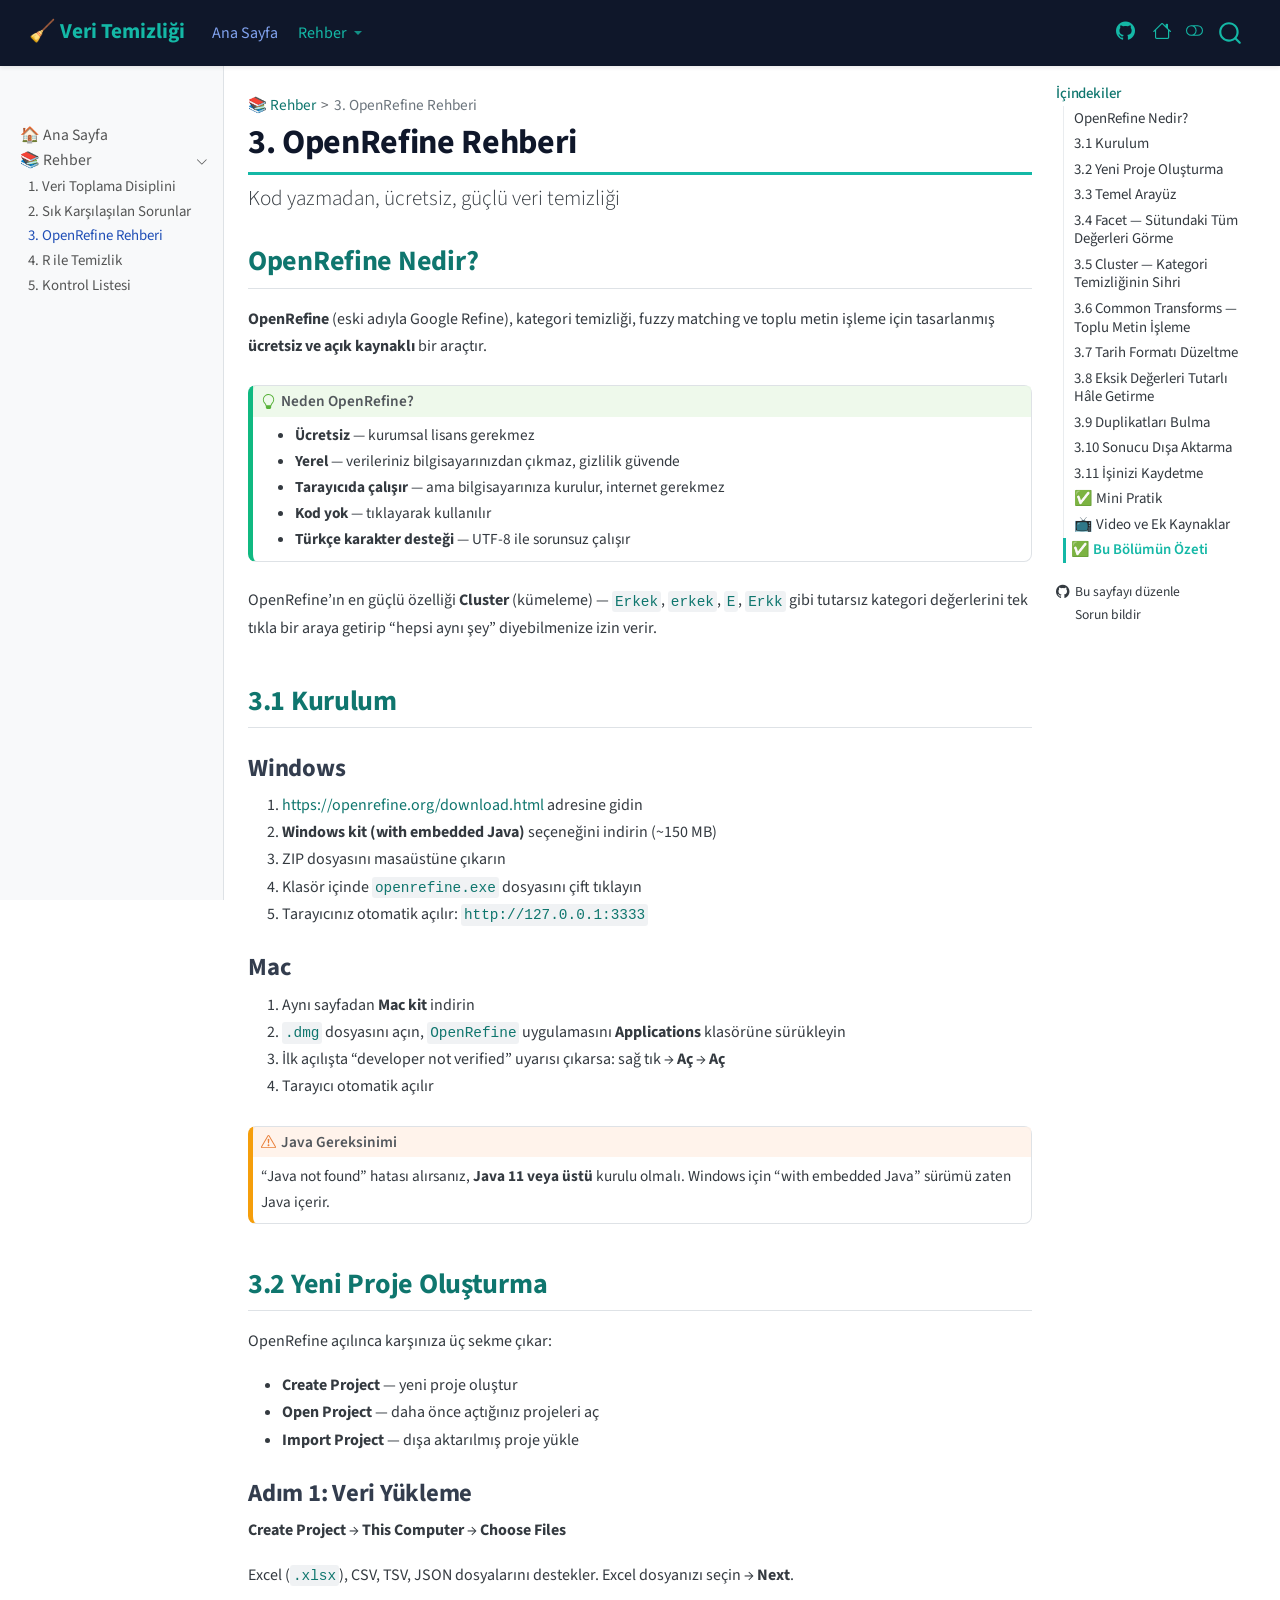
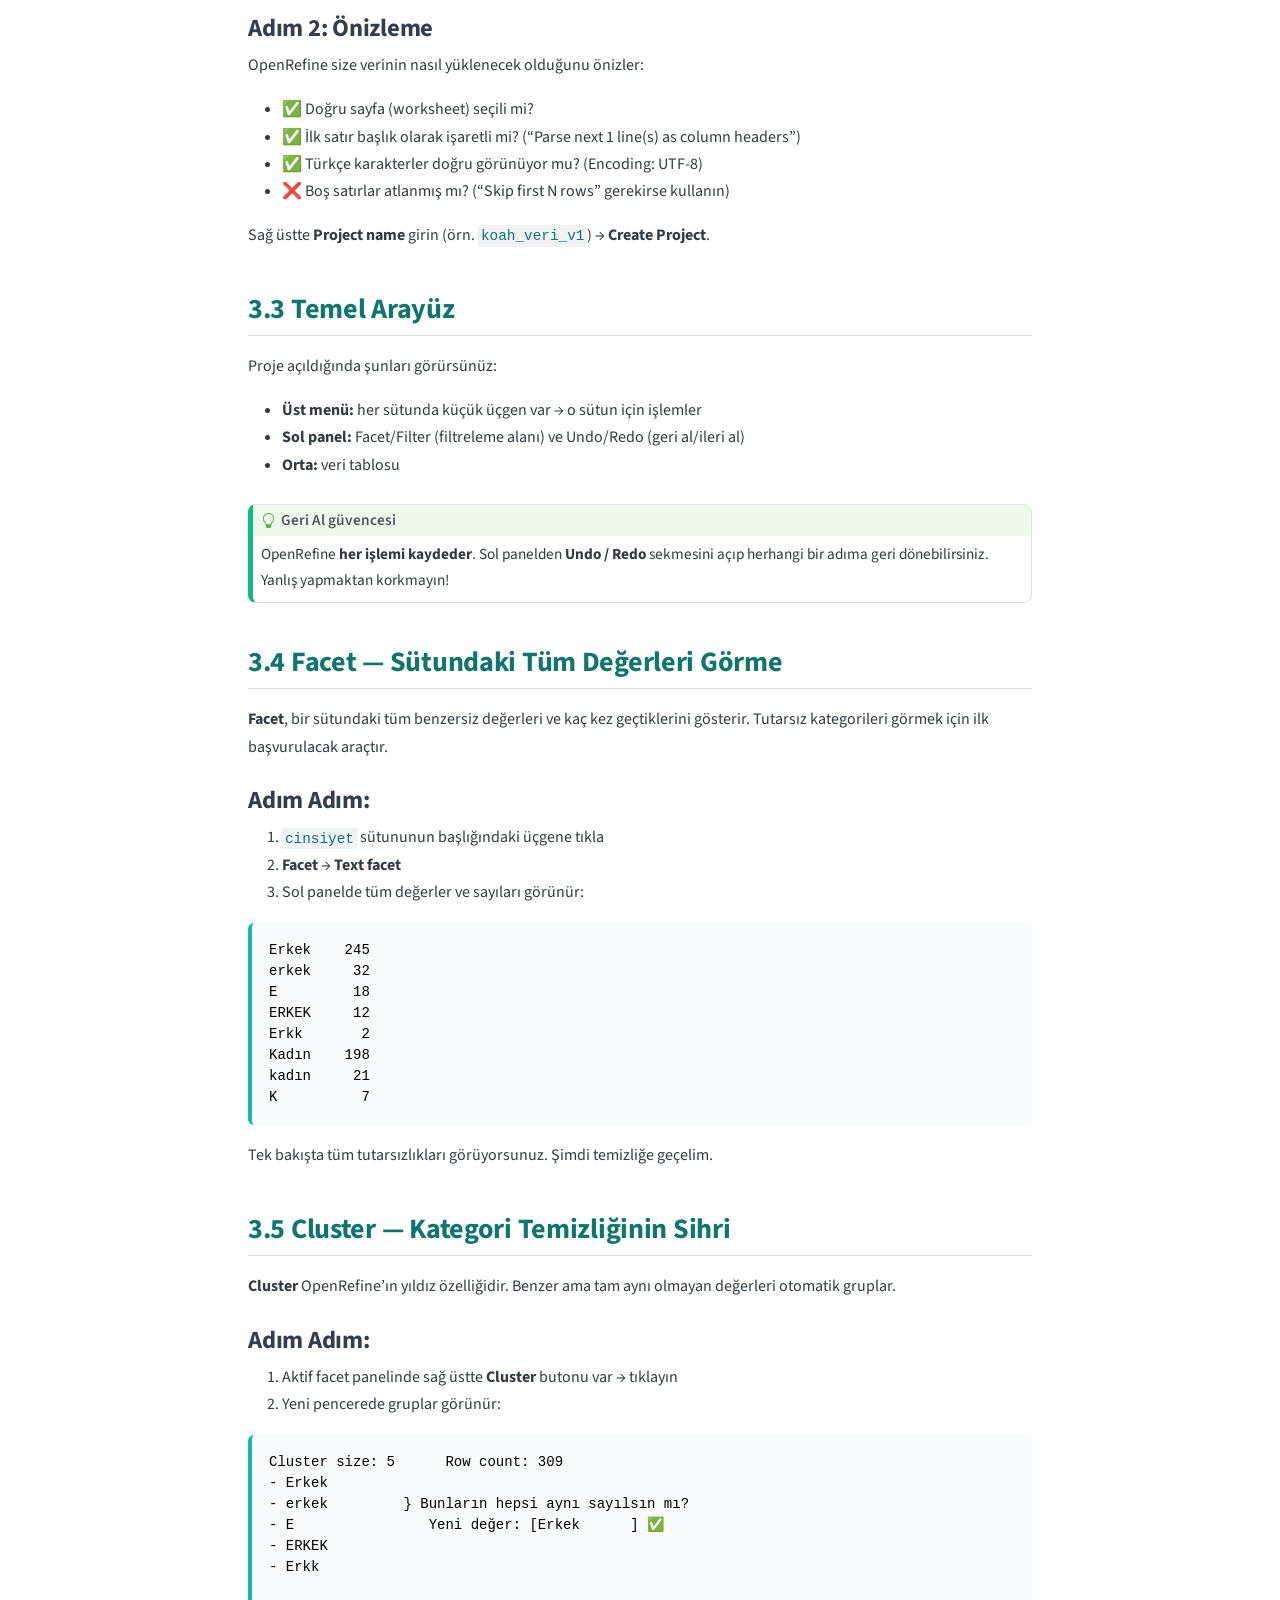
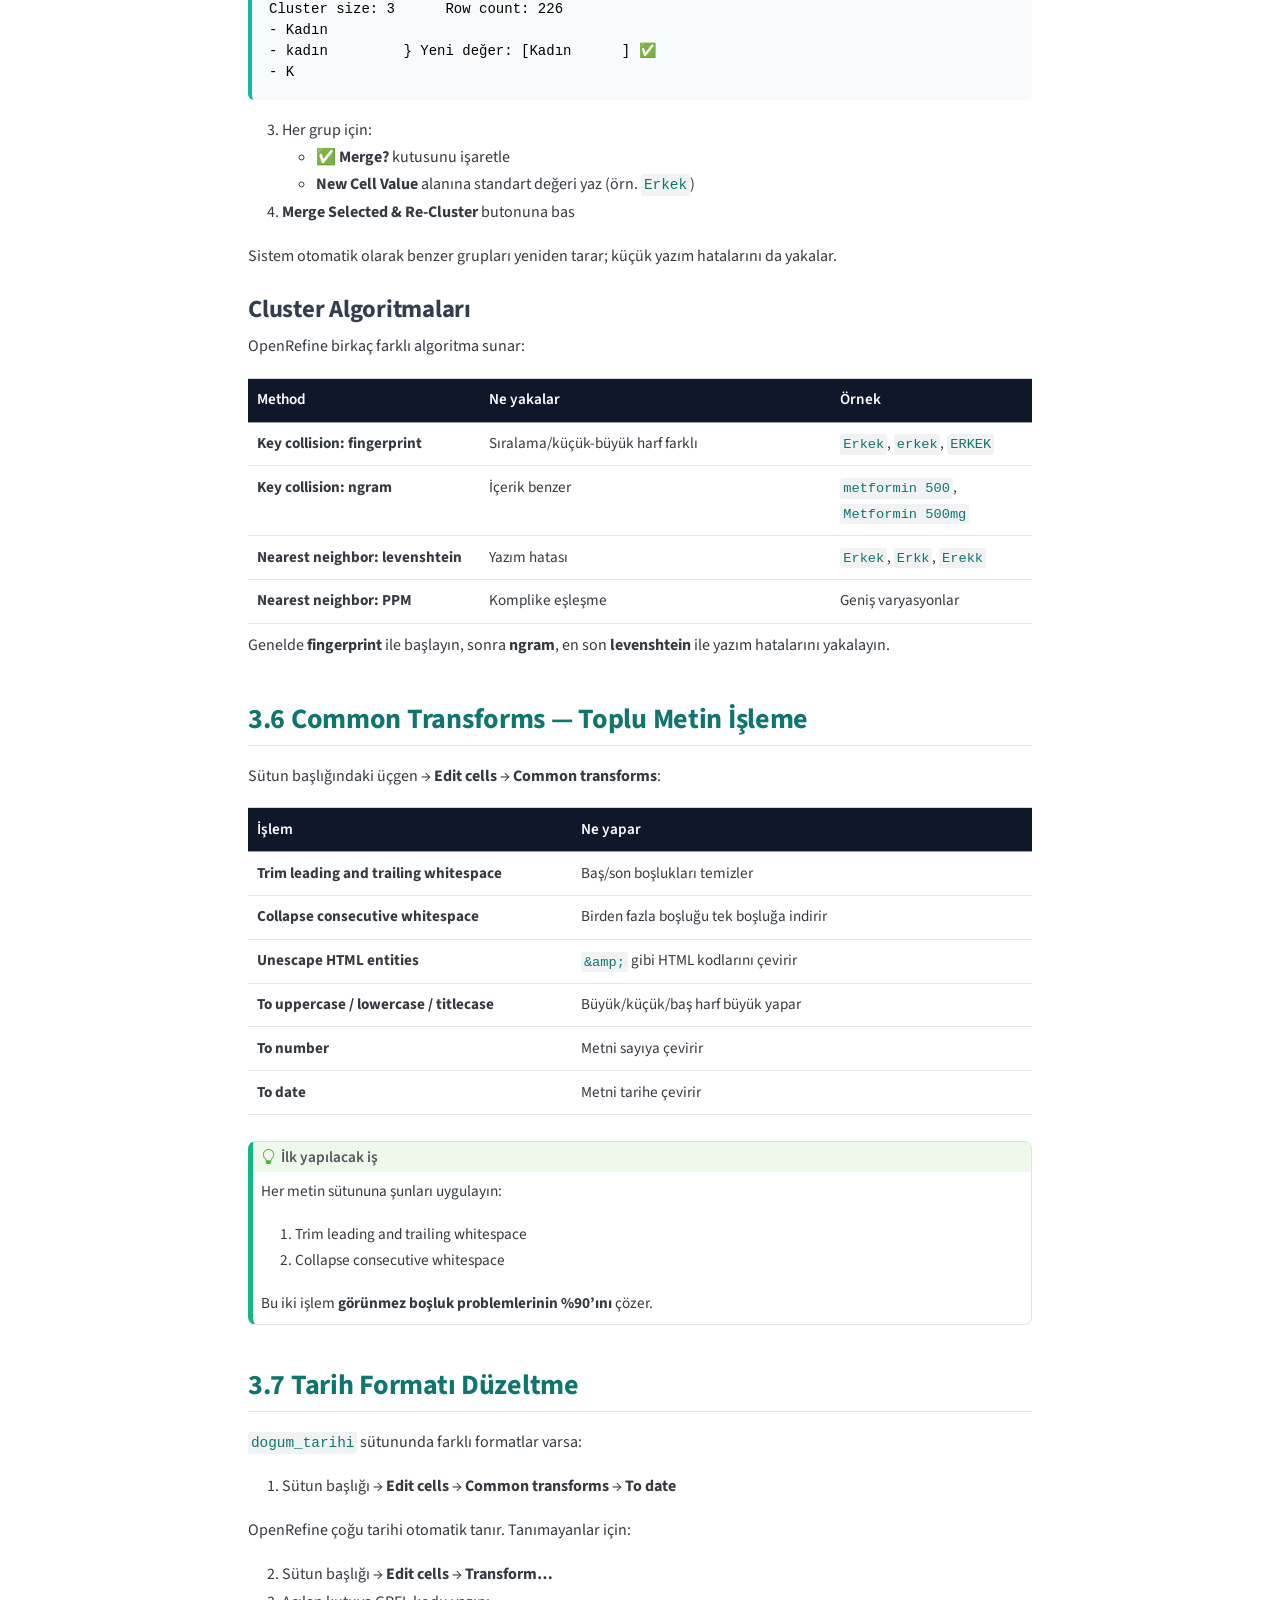
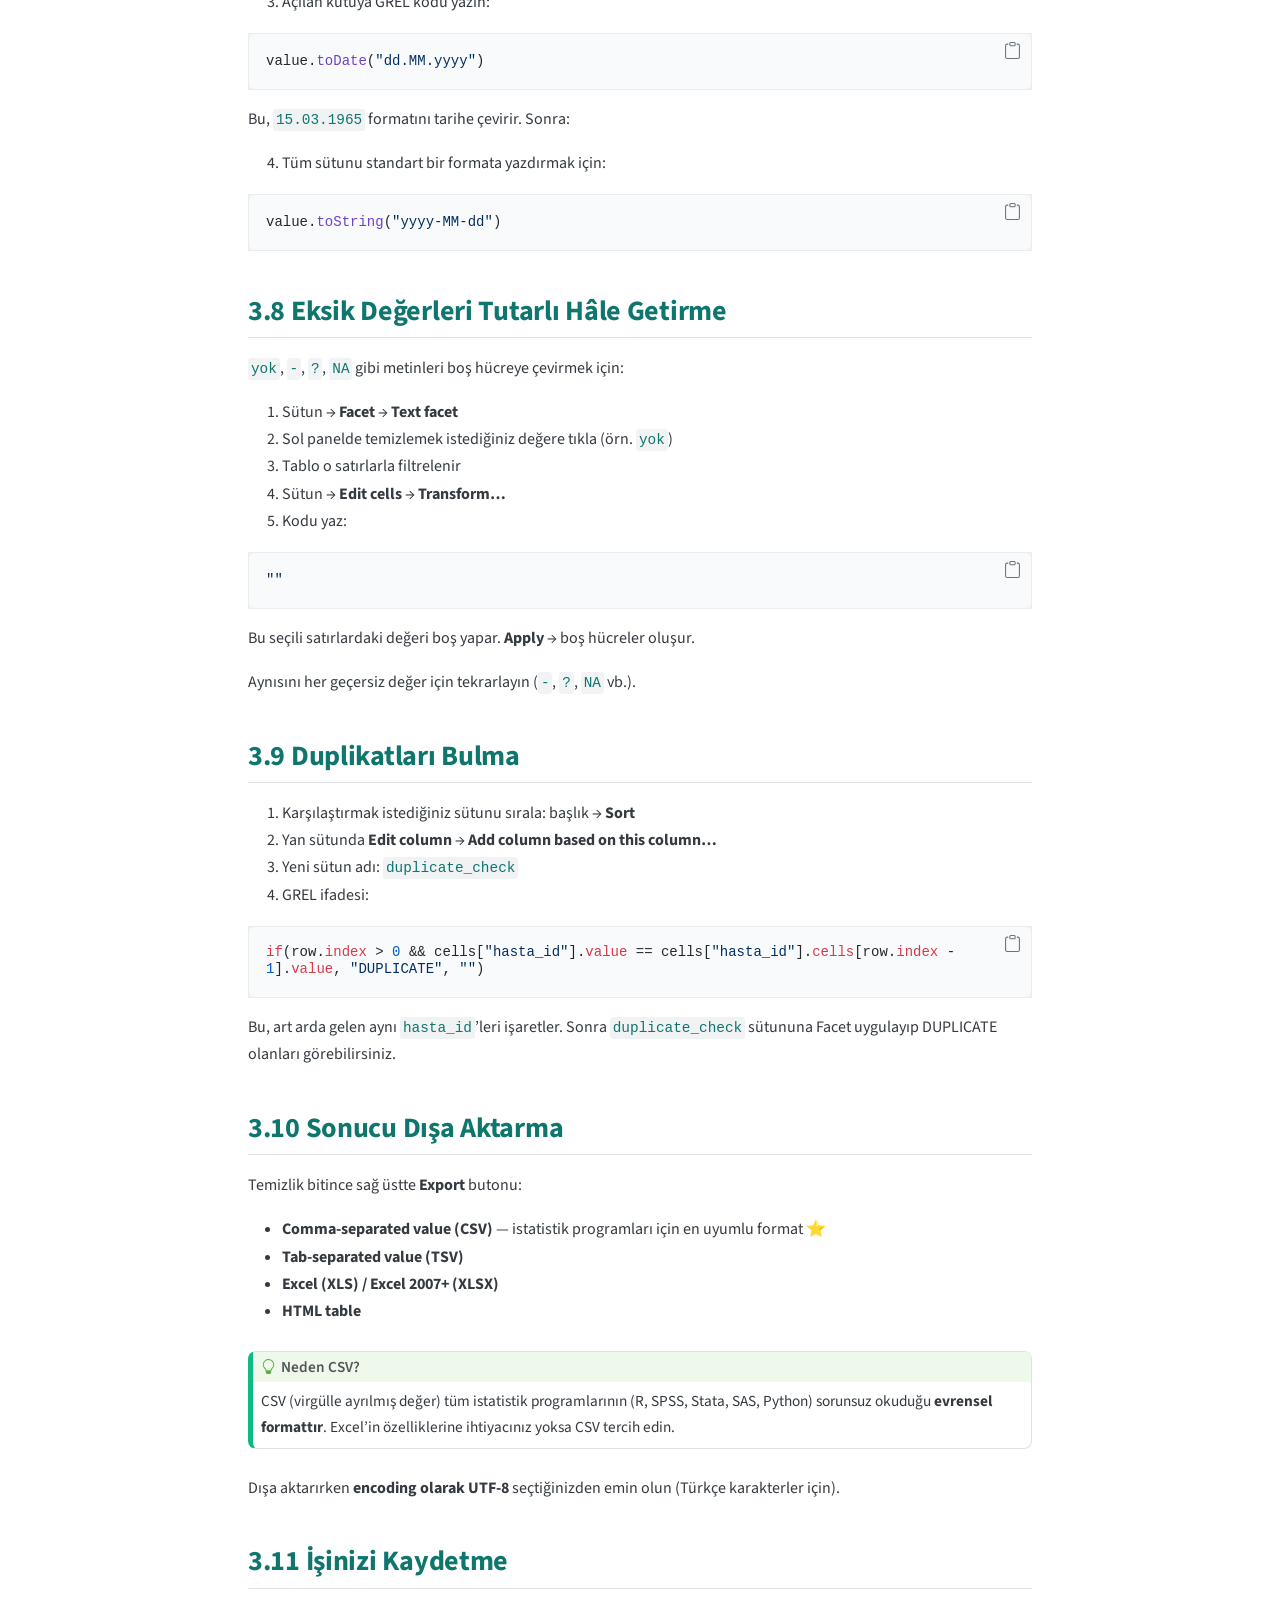
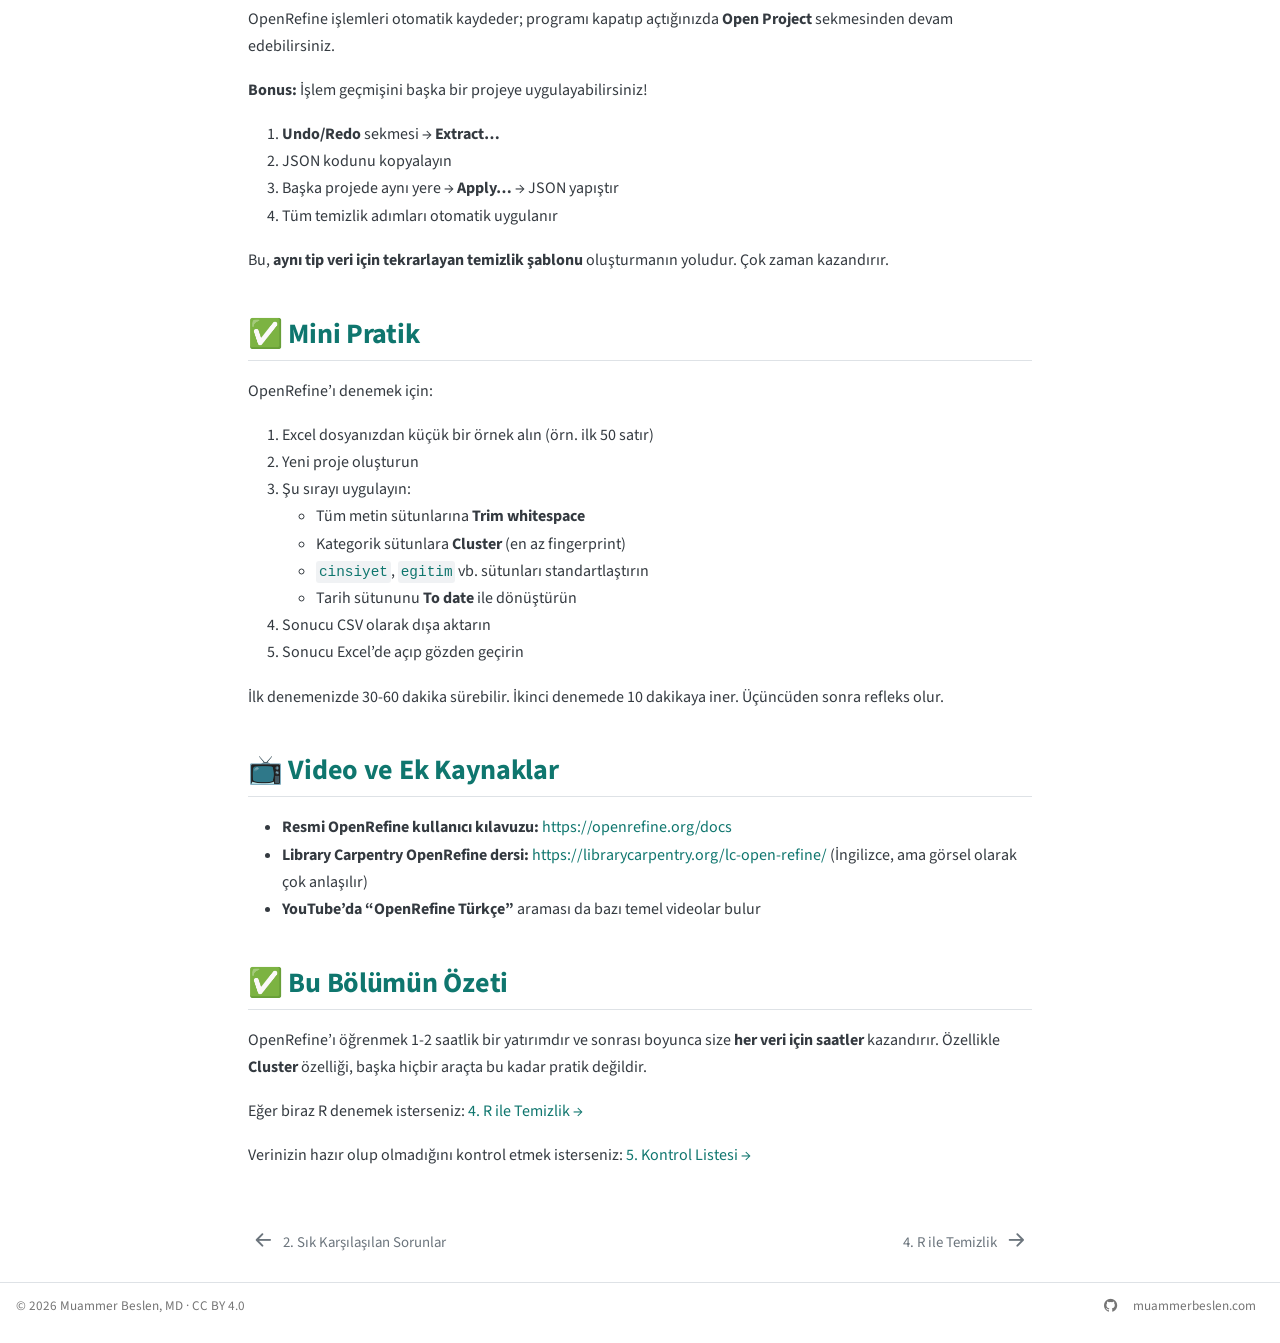
<file: rehber/03-openrefine-rehberi.html>
<!DOCTYPE html>
<html xmlns="http://www.w3.org/1999/xhtml" lang="tr" xml:lang="tr"><head>

<meta charset="utf-8">
<meta name="generator" content="quarto-1.9.37">

<meta name="viewport" content="width=device-width, initial-scale=1.0, user-scalable=yes">


<title>3. OpenRefine Rehberi – Veri Temizliği Rehberi</title>
<style>
/* Default styles provided by pandoc.
** See https://pandoc.org/MANUAL.html#variables-for-html for config info.
*/
code{white-space: pre-wrap;}
span.smallcaps{font-variant: small-caps;}
div.columns{display: flex; gap: min(4vw, 1.5em);}
div.column{flex: auto; overflow-x: auto;}
div.hanging-indent{margin-left: 1.5em; text-indent: -1.5em;}
ul.task-list{list-style: none;}
ul.task-list li input[type="checkbox"] {
  width: 0.8em;
  margin: 0 0.8em 0.2em -1em; /* quarto-specific, see https://github.com/quarto-dev/quarto-cli/issues/4556 */ 
  vertical-align: middle;
}
/* CSS for syntax highlighting */
html { -webkit-text-size-adjust: 100%; }
pre > code.sourceCode { white-space: pre; position: relative; }
pre > code.sourceCode > span { display: inline-block; line-height: 1.25; }
pre > code.sourceCode > span:empty { height: 1.2em; }
.sourceCode { overflow: visible; }
code.sourceCode > span { color: inherit; text-decoration: inherit; }
div.sourceCode { margin: 1em 0; }
pre.sourceCode { margin: 0; }
@media screen {
div.sourceCode { overflow: auto; }
}
@media print {
pre > code.sourceCode { white-space: pre-wrap; }
pre > code.sourceCode > span { text-indent: -5em; padding-left: 5em; }
}
pre.numberSource code
  { counter-reset: source-line 0; }
pre.numberSource code > span
  { position: relative; left: -4em; counter-increment: source-line; }
pre.numberSource code > span > a:first-child::before
  { content: counter(source-line);
    position: relative; left: -1em; text-align: right; vertical-align: baseline;
    border: none; display: inline-block;
    -webkit-touch-callout: none; -webkit-user-select: none;
    -khtml-user-select: none; -moz-user-select: none;
    -ms-user-select: none; user-select: none;
    padding: 0 4px; width: 4em;
  }
pre.numberSource { margin-left: 3em;  padding-left: 4px; }
div.sourceCode
  {   }
@media screen {
pre > code.sourceCode > span > a:first-child::before { text-decoration: underline; }
}
</style>


<script src="../site_libs/quarto-nav/quarto-nav.js"></script>
<script src="../site_libs/quarto-nav/headroom.min.js"></script>
<script src="../site_libs/clipboard/clipboard.min.js"></script>
<script src="../site_libs/quarto-search/autocomplete.umd.js"></script>
<script src="../site_libs/quarto-search/fuse.min.js"></script>
<script src="../site_libs/quarto-search/quarto-search.js"></script>
<meta name="quarto:offset" content="../">
<link href="../rehber/04-r-temizlik.html" rel="next">
<link href="../rehber/02-sik-sorunlar.html" rel="prev">
<script src="../site_libs/quarto-html/quarto.js" type="module"></script>
<script src="../site_libs/quarto-html/tabsets/tabsets.js" type="module"></script>
<script src="../site_libs/quarto-html/popper.min.js"></script>
<script src="../site_libs/quarto-html/tippy.umd.min.js"></script>
<script src="../site_libs/quarto-html/anchor.min.js"></script>
<link href="../site_libs/quarto-html/tippy.css" rel="stylesheet">
<link href="../site_libs/quarto-html/quarto-syntax-highlighting-acf12a64177840b8d86f2d4f01b2e9fb.css" rel="stylesheet" class="quarto-color-scheme" id="quarto-text-highlighting-styles">
<link href="../site_libs/quarto-html/quarto-syntax-highlighting-dark-23bbe8b5e4efc1e257f6d59dce478b08.css" rel="stylesheet" class="quarto-color-scheme quarto-color-alternate" id="quarto-text-highlighting-styles">
<link href="../site_libs/quarto-html/quarto-syntax-highlighting-acf12a64177840b8d86f2d4f01b2e9fb.css" rel="stylesheet" class="quarto-color-scheme-extra" id="quarto-text-highlighting-styles">
<script src="../site_libs/bootstrap/bootstrap.min.js"></script>
<link href="../site_libs/bootstrap/bootstrap-icons.css" rel="stylesheet">
<link href="../site_libs/bootstrap/bootstrap-5feaabed66f5ac1224eebc6339d715e7.min.css" rel="stylesheet" append-hash="true" class="quarto-color-scheme" id="quarto-bootstrap" data-mode="light">
<link href="../site_libs/bootstrap/bootstrap-dark-e463fe4cac91f302a4b3b62c8a97ad20.min.css" rel="stylesheet" append-hash="true" class="quarto-color-scheme quarto-color-alternate" id="quarto-bootstrap" data-mode="dark">
<link href="../site_libs/bootstrap/bootstrap-5feaabed66f5ac1224eebc6339d715e7.min.css" rel="stylesheet" append-hash="true" class="quarto-color-scheme-extra" id="quarto-bootstrap" data-mode="light">
<script id="quarto-search-options" type="application/json">{
  "location": "navbar",
  "copy-button": false,
  "collapse-after": 3,
  "panel-placement": "end",
  "type": "overlay",
  "limit": 50,
  "keyboard-shortcut": [
    "f",
    "/",
    "s"
  ],
  "show-item-context": false,
  "language": {
    "search-no-results-text": "Sonuç yok",
    "search-matching-documents-text": "eşleşen belgeler",
    "search-copy-link-title": "Aramak için bağlantıyı kopyalayın",
    "search-hide-matches-text": "Ek eşleşmeleri gizle",
    "search-more-match-text": "bu belgede bir tane daha eşleşme",
    "search-more-matches-text": "bu belgede daha fazla eşleşme",
    "search-clear-button-title": "Temizle",
    "search-text-placeholder": "",
    "search-detached-cancel-button-title": "İptal et",
    "search-submit-button-title": "Gönder",
    "search-label": "Ara"
  }
}</script>
<style>html{ scroll-behavior: smooth; }</style>


<link rel="stylesheet" href="../styles.css">
</head>

<body class="nav-sidebar docked nav-fixed quarto-light"><script id="quarto-html-before-body" type="application/javascript">
    const toggleBodyColorMode = (bsSheetEl) => {
      const mode = bsSheetEl.getAttribute("data-mode");
      const bodyEl = window.document.querySelector("body");
      if (mode === "dark") {
        bodyEl.classList.add("quarto-dark");
        bodyEl.classList.remove("quarto-light");
      } else {
        bodyEl.classList.add("quarto-light");
        bodyEl.classList.remove("quarto-dark");
      }
    }
    const toggleBodyColorPrimary = () => {
      const bsSheetEl = window.document.querySelector("link#quarto-bootstrap:not([rel=disabled-stylesheet])");
      if (bsSheetEl) {
        toggleBodyColorMode(bsSheetEl);
      }
    }
    const setColorSchemeToggle = (alternate) => {
      const toggles = window.document.querySelectorAll('.quarto-color-scheme-toggle');
      for (let i=0; i < toggles.length; i++) {
        const toggle = toggles[i];
        if (toggle) {
          if (alternate) {
            toggle.classList.add("alternate");
          } else {
            toggle.classList.remove("alternate");
          }
        }
      }
    };
    const toggleColorMode = (alternate) => {
      // Switch the stylesheets
      const primaryStylesheets = window.document.querySelectorAll('link.quarto-color-scheme:not(.quarto-color-alternate)');
      const alternateStylesheets = window.document.querySelectorAll('link.quarto-color-scheme.quarto-color-alternate');
      manageTransitions('#quarto-margin-sidebar .nav-link', false);
      if (alternate) {
        // note: dark is layered on light, we don't disable primary!
        enableStylesheet(alternateStylesheets);
        for (const sheetNode of alternateStylesheets) {
          if (sheetNode.id === "quarto-bootstrap") {
            toggleBodyColorMode(sheetNode);
          }
        }
      } else {
        disableStylesheet(alternateStylesheets);
        enableStylesheet(primaryStylesheets)
        toggleBodyColorPrimary();
      }
      manageTransitions('#quarto-margin-sidebar .nav-link', true);
      // Switch the toggles
      setColorSchemeToggle(alternate)
      // Hack to workaround the fact that safari doesn't
      // properly recolor the scrollbar when toggling (#1455)
      if (navigator.userAgent.indexOf('Safari') > 0 && navigator.userAgent.indexOf('Chrome') == -1) {
        manageTransitions("body", false);
        window.scrollTo(0, 1);
        setTimeout(() => {
          window.scrollTo(0, 0);
          manageTransitions("body", true);
        }, 40);
      }
    }
    const disableStylesheet = (stylesheets) => {
      for (let i=0; i < stylesheets.length; i++) {
        const stylesheet = stylesheets[i];
        stylesheet.rel = 'disabled-stylesheet';
      }
    }
    const enableStylesheet = (stylesheets) => {
      for (let i=0; i < stylesheets.length; i++) {
        const stylesheet = stylesheets[i];
        if(stylesheet.rel !== 'stylesheet') { // for Chrome, which will still FOUC without this check
          stylesheet.rel = 'stylesheet';
        }
      }
    }
    const manageTransitions = (selector, allowTransitions) => {
      const els = window.document.querySelectorAll(selector);
      for (let i=0; i < els.length; i++) {
        const el = els[i];
        if (allowTransitions) {
          el.classList.remove('notransition');
        } else {
          el.classList.add('notransition');
        }
      }
    }
    const isFileUrl = () => {
      return window.location.protocol === 'file:';
    }
    const hasAlternateSentinel = () => {
      let styleSentinel = getColorSchemeSentinel();
      if (styleSentinel !== null) {
        return styleSentinel === "alternate";
      } else {
        return false;
      }
    }
    const setStyleSentinel = (alternate) => {
      const value = alternate ? "alternate" : "default";
      if (!isFileUrl()) {
        window.localStorage.setItem("quarto-color-scheme", value);
      } else {
        localAlternateSentinel = value;
      }
    }
    const getColorSchemeSentinel = () => {
      if (!isFileUrl()) {
        const storageValue = window.localStorage.getItem("quarto-color-scheme");
        return storageValue != null ? storageValue : localAlternateSentinel;
      } else {
        return localAlternateSentinel;
      }
    }
    const toggleGiscusIfUsed = (isAlternate, darkModeDefault) => {
      const baseTheme = document.querySelector('#giscus-base-theme')?.value ?? 'light';
      const alternateTheme = document.querySelector('#giscus-alt-theme')?.value ?? 'dark';
      let newTheme = '';
      if(authorPrefersDark) {
        newTheme = isAlternate ? baseTheme : alternateTheme;
      } else {
        newTheme = isAlternate ? alternateTheme : baseTheme;
      }
      const changeGiscusTheme = () => {
        // From: https://github.com/giscus/giscus/issues/336
        const sendMessage = (message) => {
          const iframe = document.querySelector('iframe.giscus-frame');
          if (!iframe) return;
          iframe.contentWindow.postMessage({ giscus: message }, 'https://giscus.app');
        }
        sendMessage({
          setConfig: {
            theme: newTheme
          }
        });
      }
      const isGiscussLoaded = window.document.querySelector('iframe.giscus-frame') !== null;
      if (isGiscussLoaded) {
        changeGiscusTheme();
      }
    };
    const authorPrefersDark = false;
    const darkModeDefault = authorPrefersDark;
      document.querySelector('link#quarto-text-highlighting-styles.quarto-color-scheme-extra').rel = 'disabled-stylesheet';
      document.querySelector('link#quarto-bootstrap.quarto-color-scheme-extra').rel = 'disabled-stylesheet';
    let localAlternateSentinel = darkModeDefault ? 'alternate' : 'default';
    // Dark / light mode switch
    window.quartoToggleColorScheme = () => {
      // Read the current dark / light value
      let toAlternate = !hasAlternateSentinel();
      toggleColorMode(toAlternate);
      setStyleSentinel(toAlternate);
      toggleGiscusIfUsed(toAlternate, darkModeDefault);
      window.dispatchEvent(new Event('resize'));
    };
    // Switch to dark mode if need be
    if (hasAlternateSentinel()) {
      toggleColorMode(true);
    } else {
      toggleColorMode(false);
    }
  </script>

<div id="quarto-search-results"></div>
  <header id="quarto-header" class="headroom fixed-top">
    <nav class="navbar navbar-expand-lg " data-bs-theme="dark">
      <div class="navbar-container container-fluid">
      <div class="navbar-brand-container mx-auto">
    <a class="navbar-brand" href="../index.html">
    <span class="navbar-title">🧹 Veri Temizliği</span>
    </a>
  </div>
            <div id="quarto-search" class="" title="Ara"></div>
          <button class="navbar-toggler" type="button" data-bs-toggle="collapse" data-bs-target="#navbarCollapse" aria-controls="navbarCollapse" role="menu" aria-expanded="false" aria-label="Gezinmeyi değiştir" onclick="if (window.quartoToggleHeadroom) { window.quartoToggleHeadroom(); }">
  <span class="navbar-toggler-icon"></span>
</button>
          <div class="collapse navbar-collapse" id="navbarCollapse">
            <ul class="navbar-nav navbar-nav-scroll me-auto">
  <li class="nav-item">
    <a class="nav-link active" href="../index.html" aria-current="page"> 
<span class="menu-text">Ana Sayfa</span></a>
  </li>  
  <li class="nav-item dropdown ">
    <a class="nav-link dropdown-toggle" href="#" id="nav-menu-rehber" role="link" data-bs-toggle="dropdown" aria-expanded="false">
 <span class="menu-text">Rehber</span>
    </a>
    <ul class="dropdown-menu" aria-labelledby="nav-menu-rehber">    
        <li>
    <a class="dropdown-item" href="../rehber/01-veri-toplama-disiplini.html">
 <span class="dropdown-text">1. Veri Toplama Disiplini</span></a>
  </li>  
        <li>
    <a class="dropdown-item" href="../rehber/02-sik-sorunlar.html">
 <span class="dropdown-text">2. Sık Karşılaşılan Sorunlar</span></a>
  </li>  
        <li>
    <a class="dropdown-item" href="../rehber/03-openrefine-rehberi.html">
 <span class="dropdown-text">3. OpenRefine Rehberi</span></a>
  </li>  
        <li>
    <a class="dropdown-item" href="../rehber/04-r-temizlik.html">
 <span class="dropdown-text">4. R ile Temizlik</span></a>
  </li>  
        <li>
    <a class="dropdown-item" href="../rehber/05-kontrol-listesi.html">
 <span class="dropdown-text">5. Kontrol Listesi</span></a>
  </li>  
    </ul>
  </li>
</ul>
            <ul class="navbar-nav navbar-nav-scroll ms-auto">
  <li class="nav-item compact">
    <a class="nav-link" href="https://github.com/drmuammer/veri-temizligi"> <i class="bi bi-github" role="img" aria-label="GitHub">
</i> 
<span class="menu-text"></span></a>
  </li>  
  <li class="nav-item compact">
    <a class="nav-link" href="https://muammerbeslen.com"> <i class="bi bi-house" role="img" aria-label="Website">
</i> 
<span class="menu-text"></span></a>
  </li>  
</ul>
          </div> <!-- /navcollapse -->
            <div class="quarto-navbar-tools">
  <a href="" class="quarto-color-scheme-toggle quarto-navigation-tool  px-1" onclick="window.quartoToggleColorScheme(); return false;" title="Karanlık modu değiştir"><i class="bi"></i></a>
</div>
      </div> <!-- /container-fluid -->
    </nav>
  <nav class="quarto-secondary-nav">
    <div class="container-fluid d-flex">
      <button type="button" class="quarto-btn-toggle btn" data-bs-toggle="collapse" role="button" data-bs-target=".quarto-sidebar-collapse-item" aria-controls="quarto-sidebar" aria-expanded="false" aria-label="Kenar çubuğunu değiştir" onclick="if (window.quartoToggleHeadroom) { window.quartoToggleHeadroom(); }">
        <i class="bi bi-layout-text-sidebar-reverse"></i>
      </button>
        <nav class="quarto-page-breadcrumbs" aria-label="breadcrumb"><ol class="breadcrumb"><li class="breadcrumb-item"><a href="../rehber/01-veri-toplama-disiplini.html">📚 Rehber</a></li><li class="breadcrumb-item"><a href="../rehber/03-openrefine-rehberi.html">3. OpenRefine Rehberi</a></li></ol></nav>
        <a class="flex-grow-1" role="navigation" data-bs-toggle="collapse" data-bs-target=".quarto-sidebar-collapse-item" aria-controls="quarto-sidebar" aria-expanded="false" aria-label="Kenar çubuğunu değiştir" onclick="if (window.quartoToggleHeadroom) { window.quartoToggleHeadroom(); }">      
        </a>
      <button type="button" class="btn quarto-search-button" aria-label="Ara" onclick="window.quartoOpenSearch();">
        <i class="bi bi-search"></i>
      </button>
    </div>
  </nav>
</header>
<!-- content -->
<div id="quarto-content" class="quarto-container page-columns page-rows-contents page-layout-article page-navbar">
<!-- sidebar -->
  <nav id="quarto-sidebar" class="sidebar collapse collapse-horizontal quarto-sidebar-collapse-item sidebar-navigation docked overflow-auto">
        <div class="mt-2 flex-shrink-0 align-items-center">
        <div class="sidebar-search">
        <div id="quarto-search" class="" title="Ara"></div>
        </div>
        </div>
    <div class="sidebar-menu-container"> 
    <ul class="list-unstyled mt-1">
        <li class="sidebar-item">
  <div class="sidebar-item-container"> 
  <a href="../index.html" class="sidebar-item-text sidebar-link">
 <span class="menu-text">🏠 Ana Sayfa</span></a>
  </div>
</li>
        <li class="sidebar-item sidebar-item-section">
      <div class="sidebar-item-container"> 
            <a class="sidebar-item-text sidebar-link text-start" data-bs-toggle="collapse" data-bs-target="#quarto-sidebar-section-1" role="navigation" aria-expanded="true">
 <span class="menu-text">📚 Rehber</span></a>
          <a class="sidebar-item-toggle text-start" data-bs-toggle="collapse" data-bs-target="#quarto-sidebar-section-1" role="navigation" aria-expanded="true" aria-label="Bölümü değiştir">
            <i class="bi bi-chevron-right ms-2"></i>
          </a> 
      </div>
      <ul id="quarto-sidebar-section-1" class="collapse list-unstyled sidebar-section depth1 show">  
          <li class="sidebar-item">
  <div class="sidebar-item-container"> 
  <a href="../rehber/01-veri-toplama-disiplini.html" class="sidebar-item-text sidebar-link">
 <span class="menu-text">1. Veri Toplama Disiplini</span></a>
  </div>
</li>
          <li class="sidebar-item">
  <div class="sidebar-item-container"> 
  <a href="../rehber/02-sik-sorunlar.html" class="sidebar-item-text sidebar-link">
 <span class="menu-text">2. Sık Karşılaşılan Sorunlar</span></a>
  </div>
</li>
          <li class="sidebar-item">
  <div class="sidebar-item-container"> 
  <a href="../rehber/03-openrefine-rehberi.html" class="sidebar-item-text sidebar-link active">
 <span class="menu-text">3. OpenRefine Rehberi</span></a>
  </div>
</li>
          <li class="sidebar-item">
  <div class="sidebar-item-container"> 
  <a href="../rehber/04-r-temizlik.html" class="sidebar-item-text sidebar-link">
 <span class="menu-text">4. R ile Temizlik</span></a>
  </div>
</li>
          <li class="sidebar-item">
  <div class="sidebar-item-container"> 
  <a href="../rehber/05-kontrol-listesi.html" class="sidebar-item-text sidebar-link">
 <span class="menu-text">5. Kontrol Listesi</span></a>
  </div>
</li>
      </ul>
  </li>
    </ul>
    </div>
</nav>
<div id="quarto-sidebar-glass" class="quarto-sidebar-collapse-item" data-bs-toggle="collapse" data-bs-target=".quarto-sidebar-collapse-item"></div>
<!-- margin-sidebar -->
    <div id="quarto-margin-sidebar" class="sidebar margin-sidebar">
        <nav id="TOC" role="doc-toc" class="toc-active">
    <h2 id="toc-title">İçindekiler</h2>
   
  <ul>
  <li><a href="#openrefine-nedir" id="toc-openrefine-nedir" class="nav-link active" data-scroll-target="#openrefine-nedir">OpenRefine Nedir?</a></li>
  <li><a href="#kurulum" id="toc-kurulum" class="nav-link" data-scroll-target="#kurulum">3.1 Kurulum</a>
  <ul class="collapse">
  <li><a href="#windows" id="toc-windows" class="nav-link" data-scroll-target="#windows">Windows</a></li>
  <li><a href="#mac" id="toc-mac" class="nav-link" data-scroll-target="#mac">Mac</a></li>
  </ul></li>
  <li><a href="#yeni-proje-oluşturma" id="toc-yeni-proje-oluşturma" class="nav-link" data-scroll-target="#yeni-proje-oluşturma">3.2 Yeni Proje Oluşturma</a>
  <ul class="collapse">
  <li><a href="#adım-1-veri-yükleme" id="toc-adım-1-veri-yükleme" class="nav-link" data-scroll-target="#adım-1-veri-yükleme">Adım 1: Veri Yükleme</a></li>
  <li><a href="#adım-2-önizleme" id="toc-adım-2-önizleme" class="nav-link" data-scroll-target="#adım-2-önizleme">Adım 2: Önizleme</a></li>
  </ul></li>
  <li><a href="#temel-arayüz" id="toc-temel-arayüz" class="nav-link" data-scroll-target="#temel-arayüz">3.3 Temel Arayüz</a></li>
  <li><a href="#facet-sütundaki-tüm-değerleri-görme" id="toc-facet-sütundaki-tüm-değerleri-görme" class="nav-link" data-scroll-target="#facet-sütundaki-tüm-değerleri-görme">3.4 Facet — Sütundaki Tüm Değerleri Görme</a>
  <ul class="collapse">
  <li><a href="#adım-adım" id="toc-adım-adım" class="nav-link" data-scroll-target="#adım-adım">Adım Adım:</a></li>
  </ul></li>
  <li><a href="#cluster-kategori-temizliğinin-sihri" id="toc-cluster-kategori-temizliğinin-sihri" class="nav-link" data-scroll-target="#cluster-kategori-temizliğinin-sihri">3.5 Cluster — Kategori Temizliğinin Sihri</a>
  <ul class="collapse">
  <li><a href="#adım-adım-1" id="toc-adım-adım-1" class="nav-link" data-scroll-target="#adım-adım-1">Adım Adım:</a></li>
  <li><a href="#cluster-algoritmaları" id="toc-cluster-algoritmaları" class="nav-link" data-scroll-target="#cluster-algoritmaları">Cluster Algoritmaları</a></li>
  </ul></li>
  <li><a href="#common-transforms-toplu-metin-işleme" id="toc-common-transforms-toplu-metin-işleme" class="nav-link" data-scroll-target="#common-transforms-toplu-metin-işleme">3.6 Common Transforms — Toplu Metin İşleme</a></li>
  <li><a href="#tarih-formatı-düzeltme" id="toc-tarih-formatı-düzeltme" class="nav-link" data-scroll-target="#tarih-formatı-düzeltme">3.7 Tarih Formatı Düzeltme</a></li>
  <li><a href="#eksik-değerleri-tutarlı-hâle-getirme" id="toc-eksik-değerleri-tutarlı-hâle-getirme" class="nav-link" data-scroll-target="#eksik-değerleri-tutarlı-hâle-getirme">3.8 Eksik Değerleri Tutarlı Hâle Getirme</a></li>
  <li><a href="#duplikatları-bulma" id="toc-duplikatları-bulma" class="nav-link" data-scroll-target="#duplikatları-bulma">3.9 Duplikatları Bulma</a></li>
  <li><a href="#sonucu-dışa-aktarma" id="toc-sonucu-dışa-aktarma" class="nav-link" data-scroll-target="#sonucu-dışa-aktarma">3.10 Sonucu Dışa Aktarma</a></li>
  <li><a href="#işinizi-kaydetme" id="toc-işinizi-kaydetme" class="nav-link" data-scroll-target="#işinizi-kaydetme">3.11 İşinizi Kaydetme</a></li>
  <li><a href="#mini-pratik" id="toc-mini-pratik" class="nav-link" data-scroll-target="#mini-pratik">✅ Mini Pratik</a></li>
  <li><a href="#video-ve-ek-kaynaklar" id="toc-video-ve-ek-kaynaklar" class="nav-link" data-scroll-target="#video-ve-ek-kaynaklar">📺 Video ve Ek Kaynaklar</a></li>
  <li><a href="#bu-bölümün-özeti" id="toc-bu-bölümün-özeti" class="nav-link" data-scroll-target="#bu-bölümün-özeti">✅ Bu Bölümün Özeti</a></li>
  </ul>
<div class="toc-actions"><ul><li><a href="https://github.com/drmuammer/veri-temizligi/edit/main/rehber/03-openrefine-rehberi.qmd" class="toc-action"><i class="bi bi-github"></i>Bu sayfayı düzenle</a></li><li><a href="https://github.com/drmuammer/veri-temizligi/issues/new" class="toc-action"><i class="bi empty"></i>Sorun bildir</a></li></ul></div></nav>
    </div>
<!-- main -->
<main class="content" id="quarto-document-content">


<header id="title-block-header" class="quarto-title-block default"><nav class="quarto-page-breadcrumbs quarto-title-breadcrumbs d-none d-lg-block" aria-label="breadcrumb"><ol class="breadcrumb"><li class="breadcrumb-item"><a href="../rehber/01-veri-toplama-disiplini.html">📚 Rehber</a></li><li class="breadcrumb-item"><a href="../rehber/03-openrefine-rehberi.html">3. OpenRefine Rehberi</a></li></ol></nav>
<div class="quarto-title">
<h1 class="title">3. OpenRefine Rehberi</h1>
<p class="subtitle lead">Kod yazmadan, ücretsiz, güçlü veri temizliği</p>
</div>



<div class="quarto-title-meta">

    
  
    
  </div>
  


</header>


<section id="openrefine-nedir" class="level2">
<h2 class="anchored" data-anchor-id="openrefine-nedir">OpenRefine Nedir?</h2>
<p><strong>OpenRefine</strong> (eski adıyla Google Refine), kategori temizliği, fuzzy matching ve toplu metin işleme için tasarlanmış <strong>ücretsiz ve açık kaynaklı</strong> bir araçtır.</p>
<div class="callout callout-style-default callout-tip callout-titled">
<div class="callout-header d-flex align-content-center">
<div class="callout-icon-container">
<i class="callout-icon"></i>
</div>
<div class="callout-title-container flex-fill">
<span class="screen-reader-only">İpucu</span>Neden OpenRefine?
</div>
</div>
<div class="callout-body-container callout-body">
<ul>
<li><strong>Ücretsiz</strong> — kurumsal lisans gerekmez</li>
<li><strong>Yerel</strong> — verileriniz bilgisayarınızdan çıkmaz, gizlilik güvende</li>
<li><strong>Tarayıcıda çalışır</strong> — ama bilgisayarınıza kurulur, internet gerekmez</li>
<li><strong>Kod yok</strong> — tıklayarak kullanılır</li>
<li><strong>Türkçe karakter desteği</strong> — UTF-8 ile sorunsuz çalışır</li>
</ul>
</div>
</div>
<p>OpenRefine’ın en güçlü özelliği <strong>Cluster</strong> (kümeleme) — <code>Erkek</code>, <code>erkek</code>, <code>E</code>, <code>Erkk</code> gibi tutarsız kategori değerlerini tek tıkla bir araya getirip “hepsi aynı şey” diyebilmenize izin verir.</p>
</section>
<section id="kurulum" class="level2">
<h2 class="anchored" data-anchor-id="kurulum">3.1 Kurulum</h2>
<section id="windows" class="level3">
<h3 class="anchored" data-anchor-id="windows">Windows</h3>
<ol type="1">
<li><strong><a href="https://openrefine.org/download.html" class="uri">https://openrefine.org/download.html</a></strong> adresine gidin</li>
<li><strong>Windows kit (with embedded Java)</strong> seçeneğini indirin (~150 MB)</li>
<li>ZIP dosyasını masaüstüne çıkarın</li>
<li>Klasör içinde <strong><code>openrefine.exe</code></strong> dosyasını çift tıklayın</li>
<li>Tarayıcınız otomatik açılır: <code>http://127.0.0.1:3333</code></li>
</ol>
</section>
<section id="mac" class="level3">
<h3 class="anchored" data-anchor-id="mac">Mac</h3>
<ol type="1">
<li>Aynı sayfadan <strong>Mac kit</strong> indirin</li>
<li><code>.dmg</code> dosyasını açın, <code>OpenRefine</code> uygulamasını <strong>Applications</strong> klasörüne sürükleyin</li>
<li>İlk açılışta “developer not verified” uyarısı çıkarsa: sağ tık → <strong>Aç</strong> → <strong>Aç</strong></li>
<li>Tarayıcı otomatik açılır</li>
</ol>
<div class="callout callout-style-default callout-warning callout-titled">
<div class="callout-header d-flex align-content-center">
<div class="callout-icon-container">
<i class="callout-icon"></i>
</div>
<div class="callout-title-container flex-fill">
<span class="screen-reader-only">Uyarı</span>Java Gereksinimi
</div>
</div>
<div class="callout-body-container callout-body">
<p>“Java not found” hatası alırsanız, <strong>Java 11 veya üstü</strong> kurulu olmalı. Windows için “with embedded Java” sürümü zaten Java içerir.</p>
</div>
</div>
</section>
</section>
<section id="yeni-proje-oluşturma" class="level2">
<h2 class="anchored" data-anchor-id="yeni-proje-oluşturma">3.2 Yeni Proje Oluşturma</h2>
<p>OpenRefine açılınca karşınıza üç sekme çıkar:</p>
<ul>
<li><strong>Create Project</strong> — yeni proje oluştur</li>
<li><strong>Open Project</strong> — daha önce açtığınız projeleri aç</li>
<li><strong>Import Project</strong> — dışa aktarılmış proje yükle</li>
</ul>
<section id="adım-1-veri-yükleme" class="level3">
<h3 class="anchored" data-anchor-id="adım-1-veri-yükleme">Adım 1: Veri Yükleme</h3>
<p><strong>Create Project</strong> → <strong>This Computer</strong> → <strong>Choose Files</strong></p>
<p>Excel (<code>.xlsx</code>), CSV, TSV, JSON dosyalarını destekler. Excel dosyanızı seçin → <strong>Next</strong>.</p>
</section>
<section id="adım-2-önizleme" class="level3">
<h3 class="anchored" data-anchor-id="adım-2-önizleme">Adım 2: Önizleme</h3>
<p>OpenRefine size verinin nasıl yüklenecek olduğunu önizler:</p>
<ul>
<li>✅ Doğru sayfa (worksheet) seçili mi?</li>
<li>✅ İlk satır başlık olarak işaretli mi? (“Parse next 1 line(s) as column headers”)</li>
<li>✅ Türkçe karakterler doğru görünüyor mu? (Encoding: UTF-8)</li>
<li>❌ Boş satırlar atlanmış mı? (“Skip first N rows” gerekirse kullanın)</li>
</ul>
<p>Sağ üstte <strong>Project name</strong> girin (örn. <code>koah_veri_v1</code>) → <strong>Create Project</strong>.</p>
</section>
</section>
<section id="temel-arayüz" class="level2">
<h2 class="anchored" data-anchor-id="temel-arayüz">3.3 Temel Arayüz</h2>
<p>Proje açıldığında şunları görürsünüz:</p>
<ul>
<li><strong>Üst menü:</strong> her sütunda küçük üçgen var → o sütun için işlemler</li>
<li><strong>Sol panel:</strong> Facet/Filter (filtreleme alanı) ve Undo/Redo (geri al/ileri al)</li>
<li><strong>Orta:</strong> veri tablosu</li>
</ul>
<div class="callout callout-style-default callout-tip callout-titled">
<div class="callout-header d-flex align-content-center">
<div class="callout-icon-container">
<i class="callout-icon"></i>
</div>
<div class="callout-title-container flex-fill">
<span class="screen-reader-only">İpucu</span>Geri Al güvencesi
</div>
</div>
<div class="callout-body-container callout-body">
<p>OpenRefine <strong>her işlemi kaydeder</strong>. Sol panelden <strong>Undo / Redo</strong> sekmesini açıp herhangi bir adıma geri dönebilirsiniz. Yanlış yapmaktan korkmayın!</p>
</div>
</div>
</section>
<section id="facet-sütundaki-tüm-değerleri-görme" class="level2">
<h2 class="anchored" data-anchor-id="facet-sütundaki-tüm-değerleri-görme">3.4 Facet — Sütundaki Tüm Değerleri Görme</h2>
<p><strong>Facet</strong>, bir sütundaki tüm benzersiz değerleri ve kaç kez geçtiklerini gösterir. Tutarsız kategorileri görmek için ilk başvurulacak araçtır.</p>
<section id="adım-adım" class="level3">
<h3 class="anchored" data-anchor-id="adım-adım">Adım Adım:</h3>
<ol type="1">
<li><code>cinsiyet</code> sütununun başlığındaki üçgene tıkla</li>
<li><strong>Facet</strong> → <strong>Text facet</strong></li>
<li>Sol panelde tüm değerler ve sayıları görünür:</li>
</ol>
<pre><code>Erkek    245
erkek     32
E         18
ERKEK     12
Erkk       2
Kadın    198
kadın     21
K          7</code></pre>
<p>Tek bakışta tüm tutarsızlıkları görüyorsunuz. Şimdi temizliğe geçelim.</p>
</section>
</section>
<section id="cluster-kategori-temizliğinin-sihri" class="level2">
<h2 class="anchored" data-anchor-id="cluster-kategori-temizliğinin-sihri">3.5 Cluster — Kategori Temizliğinin Sihri</h2>
<p><strong>Cluster</strong> OpenRefine’ın yıldız özelliğidir. Benzer ama tam aynı olmayan değerleri otomatik gruplar.</p>
<section id="adım-adım-1" class="level3">
<h3 class="anchored" data-anchor-id="adım-adım-1">Adım Adım:</h3>
<ol type="1">
<li>Aktif facet panelinde sağ üstte <strong>Cluster</strong> butonu var → tıklayın</li>
<li>Yeni pencerede gruplar görünür:</li>
</ol>
<pre><code>Cluster size: 5      Row count: 309
- Erkek
- erkek         } Bunların hepsi aynı sayılsın mı?
- E                Yeni değer: [Erkek      ] ✅
- ERKEK            
- Erkk             

Cluster size: 3      Row count: 226
- Kadın
- kadın         } Yeni değer: [Kadın      ] ✅
- K</code></pre>
<ol start="3" type="1">
<li>Her grup için:
<ul>
<li>✅ <strong>Merge?</strong> kutusunu işaretle</li>
<li><strong>New Cell Value</strong> alanına standart değeri yaz (örn. <code>Erkek</code>)</li>
</ul></li>
<li><strong>Merge Selected &amp; Re-Cluster</strong> butonuna bas</li>
</ol>
<p>Sistem otomatik olarak benzer grupları yeniden tarar; küçük yazım hatalarını da yakalar.</p>
</section>
<section id="cluster-algoritmaları" class="level3">
<h3 class="anchored" data-anchor-id="cluster-algoritmaları">Cluster Algoritmaları</h3>
<p>OpenRefine birkaç farklı algoritma sunar:</p>
<table class="caption-top table">
<colgroup>
<col style="width: 29%">
<col style="width: 44%">
<col style="width: 25%">
</colgroup>
<thead>
<tr class="header">
<th>Method</th>
<th>Ne yakalar</th>
<th>Örnek</th>
</tr>
</thead>
<tbody>
<tr class="odd">
<td><strong>Key collision: fingerprint</strong></td>
<td>Sıralama/küçük-büyük harf farklı</td>
<td><code>Erkek</code>, <code>erkek</code>, <code>ERKEK</code></td>
</tr>
<tr class="even">
<td><strong>Key collision: ngram</strong></td>
<td>İçerik benzer</td>
<td><code>metformin 500</code>, <code>Metformin 500mg</code></td>
</tr>
<tr class="odd">
<td><strong>Nearest neighbor: levenshtein</strong></td>
<td>Yazım hatası</td>
<td><code>Erkek</code>, <code>Erkk</code>, <code>Erekk</code></td>
</tr>
<tr class="even">
<td><strong>Nearest neighbor: PPM</strong></td>
<td>Komplike eşleşme</td>
<td>Geniş varyasyonlar</td>
</tr>
</tbody>
</table>
<p>Genelde <strong>fingerprint</strong> ile başlayın, sonra <strong>ngram</strong>, en son <strong>levenshtein</strong> ile yazım hatalarını yakalayın.</p>
</section>
</section>
<section id="common-transforms-toplu-metin-işleme" class="level2">
<h2 class="anchored" data-anchor-id="common-transforms-toplu-metin-işleme">3.6 Common Transforms — Toplu Metin İşleme</h2>
<p>Sütun başlığındaki üçgen → <strong>Edit cells</strong> → <strong>Common transforms</strong>:</p>
<table class="caption-top table">
<colgroup>
<col style="width: 41%">
<col style="width: 58%">
</colgroup>
<thead>
<tr class="header">
<th>İşlem</th>
<th>Ne yapar</th>
</tr>
</thead>
<tbody>
<tr class="odd">
<td><strong>Trim leading and trailing whitespace</strong></td>
<td>Baş/son boşlukları temizler</td>
</tr>
<tr class="even">
<td><strong>Collapse consecutive whitespace</strong></td>
<td>Birden fazla boşluğu tek boşluğa indirir</td>
</tr>
<tr class="odd">
<td><strong>Unescape HTML entities</strong></td>
<td><code>&amp;amp;</code> gibi HTML kodlarını çevirir</td>
</tr>
<tr class="even">
<td><strong>To uppercase / lowercase / titlecase</strong></td>
<td>Büyük/küçük/baş harf büyük yapar</td>
</tr>
<tr class="odd">
<td><strong>To number</strong></td>
<td>Metni sayıya çevirir</td>
</tr>
<tr class="even">
<td><strong>To date</strong></td>
<td>Metni tarihe çevirir</td>
</tr>
</tbody>
</table>
<div class="callout callout-style-default callout-tip callout-titled">
<div class="callout-header d-flex align-content-center">
<div class="callout-icon-container">
<i class="callout-icon"></i>
</div>
<div class="callout-title-container flex-fill">
<span class="screen-reader-only">İpucu</span>İlk yapılacak iş
</div>
</div>
<div class="callout-body-container callout-body">
<p>Her metin sütununa şunları uygulayın:</p>
<ol type="1">
<li>Trim leading and trailing whitespace</li>
<li>Collapse consecutive whitespace</li>
</ol>
<p>Bu iki işlem <strong>görünmez boşluk problemlerinin %90’ını</strong> çözer.</p>
</div>
</div>
</section>
<section id="tarih-formatı-düzeltme" class="level2">
<h2 class="anchored" data-anchor-id="tarih-formatı-düzeltme">3.7 Tarih Formatı Düzeltme</h2>
<p><code>dogum_tarihi</code> sütununda farklı formatlar varsa:</p>
<ol type="1">
<li>Sütun başlığı → <strong>Edit cells</strong> → <strong>Common transforms</strong> → <strong>To date</strong></li>
</ol>
<p>OpenRefine çoğu tarihi otomatik tanır. Tanımayanlar için:</p>
<ol start="2" type="1">
<li>Sütun başlığı → <strong>Edit cells</strong> → <strong>Transform…</strong></li>
<li>Açılan kutuya GREL kodu yazın:</li>
</ol>
<div class="code-copy-outer-scaffold"><div class="sourceCode" id="cb3"><pre class="sourceCode javascript code-with-copy"><code class="sourceCode javascript"><span id="cb3-1"><a href="#cb3-1" aria-hidden="true" tabindex="-1"></a>value<span class="op">.</span><span class="fu">toDate</span>(<span class="st">"dd.MM.yyyy"</span>)</span></code></pre></div><button title="Panoya Kopyala" class="code-copy-button"><i class="bi"></i></button></div>
<p>Bu, <code>15.03.1965</code> formatını tarihe çevirir. Sonra:</p>
<ol start="4" type="1">
<li>Tüm sütunu standart bir formata yazdırmak için:</li>
</ol>
<div class="code-copy-outer-scaffold"><div class="sourceCode" id="cb4"><pre class="sourceCode javascript code-with-copy"><code class="sourceCode javascript"><span id="cb4-1"><a href="#cb4-1" aria-hidden="true" tabindex="-1"></a>value<span class="op">.</span><span class="fu">toString</span>(<span class="st">"yyyy-MM-dd"</span>)</span></code></pre></div><button title="Panoya Kopyala" class="code-copy-button"><i class="bi"></i></button></div>
</section>
<section id="eksik-değerleri-tutarlı-hâle-getirme" class="level2">
<h2 class="anchored" data-anchor-id="eksik-değerleri-tutarlı-hâle-getirme">3.8 Eksik Değerleri Tutarlı Hâle Getirme</h2>
<p><code>yok</code>, <code>-</code>, <code>?</code>, <code>NA</code> gibi metinleri boş hücreye çevirmek için:</p>
<ol type="1">
<li>Sütun → <strong>Facet</strong> → <strong>Text facet</strong></li>
<li>Sol panelde temizlemek istediğiniz değere tıkla (örn. <code>yok</code>)</li>
<li>Tablo o satırlarla filtrelenir</li>
<li>Sütun → <strong>Edit cells</strong> → <strong>Transform…</strong></li>
<li>Kodu yaz:</li>
</ol>
<div class="code-copy-outer-scaffold"><div class="sourceCode" id="cb5"><pre class="sourceCode javascript code-with-copy"><code class="sourceCode javascript"><span id="cb5-1"><a href="#cb5-1" aria-hidden="true" tabindex="-1"></a><span class="st">""</span></span></code></pre></div><button title="Panoya Kopyala" class="code-copy-button"><i class="bi"></i></button></div>
<p>Bu seçili satırlardaki değeri boş yapar. <strong>Apply</strong> → boş hücreler oluşur.</p>
<p>Aynısını her geçersiz değer için tekrarlayın (<code>-</code>, <code>?</code>, <code>NA</code> vb.).</p>
</section>
<section id="duplikatları-bulma" class="level2">
<h2 class="anchored" data-anchor-id="duplikatları-bulma">3.9 Duplikatları Bulma</h2>
<ol type="1">
<li>Karşılaştırmak istediğiniz sütunu sırala: başlık → <strong>Sort</strong></li>
<li>Yan sütunda <strong>Edit column</strong> → <strong>Add column based on this column…</strong></li>
<li>Yeni sütun adı: <code>duplicate_check</code></li>
<li>GREL ifadesi:</li>
</ol>
<div class="code-copy-outer-scaffold"><div class="sourceCode" id="cb6"><pre class="sourceCode javascript code-with-copy"><code class="sourceCode javascript"><span id="cb6-1"><a href="#cb6-1" aria-hidden="true" tabindex="-1"></a><span class="cf">if</span>(row<span class="op">.</span><span class="at">index</span> <span class="op">&gt;</span> <span class="dv">0</span> <span class="op">&amp;&amp;</span> cells[<span class="st">"hasta_id"</span>]<span class="op">.</span><span class="at">value</span> <span class="op">==</span> cells[<span class="st">"hasta_id"</span>]<span class="op">.</span><span class="at">cells</span>[row<span class="op">.</span><span class="at">index</span> <span class="op">-</span> <span class="dv">1</span>]<span class="op">.</span><span class="at">value</span><span class="op">,</span> <span class="st">"DUPLICATE"</span><span class="op">,</span> <span class="st">""</span>)</span></code></pre></div><button title="Panoya Kopyala" class="code-copy-button"><i class="bi"></i></button></div>
<p>Bu, art arda gelen aynı <code>hasta_id</code>’leri işaretler. Sonra <code>duplicate_check</code> sütununa Facet uygulayıp DUPLICATE olanları görebilirsiniz.</p>
</section>
<section id="sonucu-dışa-aktarma" class="level2">
<h2 class="anchored" data-anchor-id="sonucu-dışa-aktarma">3.10 Sonucu Dışa Aktarma</h2>
<p>Temizlik bitince sağ üstte <strong>Export</strong> butonu:</p>
<ul>
<li><strong>Comma-separated value (CSV)</strong> — istatistik programları için en uyumlu format ⭐</li>
<li><strong>Tab-separated value (TSV)</strong></li>
<li><strong>Excel (XLS) / Excel 2007+ (XLSX)</strong></li>
<li><strong>HTML table</strong></li>
</ul>
<div class="callout callout-style-default callout-tip callout-titled">
<div class="callout-header d-flex align-content-center">
<div class="callout-icon-container">
<i class="callout-icon"></i>
</div>
<div class="callout-title-container flex-fill">
<span class="screen-reader-only">İpucu</span>Neden CSV?
</div>
</div>
<div class="callout-body-container callout-body">
<p>CSV (virgülle ayrılmış değer) tüm istatistik programlarının (R, SPSS, Stata, SAS, Python) sorunsuz okuduğu <strong>evrensel formattır</strong>. Excel’in özelliklerine ihtiyacınız yoksa CSV tercih edin.</p>
</div>
</div>
<p>Dışa aktarırken <strong>encoding olarak UTF-8</strong> seçtiğinizden emin olun (Türkçe karakterler için).</p>
</section>
<section id="işinizi-kaydetme" class="level2">
<h2 class="anchored" data-anchor-id="işinizi-kaydetme">3.11 İşinizi Kaydetme</h2>
<p>OpenRefine işlemleri otomatik kaydeder; programı kapatıp açtığınızda <strong>Open Project</strong> sekmesinden devam edebilirsiniz.</p>
<p><strong>Bonus:</strong> İşlem geçmişini başka bir projeye uygulayabilirsiniz!</p>
<ol type="1">
<li><strong>Undo/Redo</strong> sekmesi → <strong>Extract…</strong></li>
<li>JSON kodunu kopyalayın</li>
<li>Başka projede aynı yere → <strong>Apply…</strong> → JSON yapıştır</li>
<li>Tüm temizlik adımları otomatik uygulanır</li>
</ol>
<p>Bu, <strong>aynı tip veri için tekrarlayan temizlik şablonu</strong> oluşturmanın yoludur. Çok zaman kazandırır.</p>
</section>
<section id="mini-pratik" class="level2">
<h2 class="anchored" data-anchor-id="mini-pratik">✅ Mini Pratik</h2>
<p>OpenRefine’ı denemek için:</p>
<ol type="1">
<li>Excel dosyanızdan küçük bir örnek alın (örn. ilk 50 satır)</li>
<li>Yeni proje oluşturun</li>
<li>Şu sırayı uygulayın:
<ul>
<li>Tüm metin sütunlarına <strong>Trim whitespace</strong></li>
<li>Kategorik sütunlara <strong>Cluster</strong> (en az fingerprint)</li>
<li><code>cinsiyet</code>, <code>egitim</code> vb. sütunları standartlaştırın</li>
<li>Tarih sütununu <strong>To date</strong> ile dönüştürün</li>
</ul></li>
<li>Sonucu CSV olarak dışa aktarın</li>
<li>Sonucu Excel’de açıp gözden geçirin</li>
</ol>
<p>İlk denemenizde 30-60 dakika sürebilir. İkinci denemede 10 dakikaya iner. Üçüncüden sonra refleks olur.</p>
</section>
<section id="video-ve-ek-kaynaklar" class="level2">
<h2 class="anchored" data-anchor-id="video-ve-ek-kaynaklar">📺 Video ve Ek Kaynaklar</h2>
<ul>
<li><strong>Resmi OpenRefine kullanıcı kılavuzu:</strong> <a href="https://openrefine.org/docs" class="uri">https://openrefine.org/docs</a></li>
<li><strong>Library Carpentry OpenRefine dersi:</strong> <a href="https://librarycarpentry.org/lc-open-refine/" class="uri">https://librarycarpentry.org/lc-open-refine/</a> (İngilizce, ama görsel olarak çok anlaşılır)</li>
<li><strong>YouTube’da “OpenRefine Türkçe”</strong> araması da bazı temel videolar bulur</li>
</ul>
</section>
<section id="bu-bölümün-özeti" class="level2">
<h2 class="anchored" data-anchor-id="bu-bölümün-özeti">✅ Bu Bölümün Özeti</h2>
<p>OpenRefine’ı öğrenmek 1-2 saatlik bir yatırımdır ve sonrası boyunca size <strong>her veri için saatler</strong> kazandırır. Özellikle <strong>Cluster</strong> özelliği, başka hiçbir araçta bu kadar pratik değildir.</p>
<p>Eğer biraz R denemek isterseniz: <a href="../rehber/04-r-temizlik.html">4. R ile Temizlik →</a></p>
<p>Verinizin hazır olup olmadığını kontrol etmek isterseniz: <a href="../rehber/05-kontrol-listesi.html">5. Kontrol Listesi →</a></p>


</section>

<a onclick="window.scrollTo(0, 0); return false;" role="button" id="quarto-back-to-top"><i class="bi bi-arrow-up"></i> Başa dön</a></main> <!-- /main -->
<script id="quarto-html-after-body" type="application/javascript">
  window.document.addEventListener("DOMContentLoaded", function (event) {
    // Ensure there is a toggle, if there isn't float one in the top right
    if (window.document.querySelector('.quarto-color-scheme-toggle') === null) {
      const a = window.document.createElement('a');
      a.classList.add('top-right');
      a.classList.add('quarto-color-scheme-toggle');
      a.href = "";
      a.onclick = function() { try { window.quartoToggleColorScheme(); } catch {} return false; };
      const i = window.document.createElement("i");
      i.classList.add('bi');
      a.appendChild(i);
      window.document.body.appendChild(a);
    }
    setColorSchemeToggle(hasAlternateSentinel())
    const icon = "";
    const anchorJS = new window.AnchorJS();
    anchorJS.options = {
      placement: 'right',
      icon: icon
    };
    anchorJS.add('.anchored');
    const isCodeAnnotation = (el) => {
      for (const clz of el.classList) {
        if (clz.startsWith('code-annotation-')) {                     
          return true;
        }
      }
      return false;
    }
    const onCopySuccess = function(e) {
      // button target
      const button = e.trigger;
      // don't keep focus
      button.blur();
      // flash "checked"
      button.classList.add('code-copy-button-checked');
      var currentTitle = button.getAttribute("title");
      button.setAttribute("title", "Kopyalandı");
      let tooltip;
      if (window.bootstrap) {
        button.setAttribute("data-bs-toggle", "tooltip");
        button.setAttribute("data-bs-placement", "left");
        button.setAttribute("data-bs-title", "Kopyalandı");
        tooltip = new bootstrap.Tooltip(button, 
          { trigger: "manual", 
            customClass: "code-copy-button-tooltip",
            offset: [0, -8]});
        tooltip.show();    
      }
      setTimeout(function() {
        if (tooltip) {
          tooltip.hide();
          button.removeAttribute("data-bs-title");
          button.removeAttribute("data-bs-toggle");
          button.removeAttribute("data-bs-placement");
        }
        button.setAttribute("title", currentTitle);
        button.classList.remove('code-copy-button-checked');
      }, 1000);
      // clear code selection
      e.clearSelection();
    }
    const getTextToCopy = function(trigger) {
      const outerScaffold = trigger.parentElement.cloneNode(true);
      const codeEl = outerScaffold.querySelector('code');
      for (const childEl of codeEl.children) {
        if (isCodeAnnotation(childEl)) {
          childEl.remove();
        }
      }
      return codeEl.innerText;
    }
    const clipboard = new window.ClipboardJS('.code-copy-button:not([data-in-quarto-modal])', {
      text: getTextToCopy
    });
    clipboard.on('success', onCopySuccess);
    if (window.document.getElementById('quarto-embedded-source-code-modal')) {
      const clipboardModal = new window.ClipboardJS('.code-copy-button[data-in-quarto-modal]', {
        text: getTextToCopy,
        container: window.document.getElementById('quarto-embedded-source-code-modal')
      });
      clipboardModal.on('success', onCopySuccess);
    }
      var localhostRegex = new RegExp(/^(?:http|https):\/\/localhost\:?[0-9]*\//);
      var mailtoRegex = new RegExp(/^mailto:/);
        var filterRegex = new RegExp("https:\/\/drmuammer\.github\.io\/veri-temizligi\/");
      var isInternal = (href) => {
          return filterRegex.test(href) || localhostRegex.test(href) || mailtoRegex.test(href);
      }
      // Inspect non-navigation links and adorn them if external
     var links = window.document.querySelectorAll('a[href]:not(.nav-link):not(.navbar-brand):not(.toc-action):not(.sidebar-link):not(.sidebar-item-toggle):not(.pagination-link):not(.no-external):not([aria-hidden]):not(.dropdown-item):not(.quarto-navigation-tool):not(.about-link)');
      for (var i=0; i<links.length; i++) {
        const link = links[i];
        if (!isInternal(link.href)) {
          // undo the damage that might have been done by quarto-nav.js in the case of
          // links that we want to consider external
          if (link.dataset.originalHref !== undefined) {
            link.href = link.dataset.originalHref;
          }
            // target, if specified
            link.setAttribute("target", "_blank");
            if (link.getAttribute("rel") === null) {
              link.setAttribute("rel", "noopener");
            }
        }
      }
    function tippyHover(el, contentFn, onTriggerFn, onUntriggerFn) {
      const config = {
        allowHTML: true,
        maxWidth: 500,
        delay: 100,
        arrow: false,
        appendTo: function(el) {
            return el.parentElement;
        },
        interactive: true,
        interactiveBorder: 10,
        theme: 'quarto',
        placement: 'bottom-start',
      };
      if (contentFn) {
        config.content = contentFn;
      }
      if (onTriggerFn) {
        config.onTrigger = onTriggerFn;
      }
      if (onUntriggerFn) {
        config.onUntrigger = onUntriggerFn;
      }
      window.tippy(el, config); 
    }
    const noterefs = window.document.querySelectorAll('a[role="doc-noteref"]');
    for (var i=0; i<noterefs.length; i++) {
      const ref = noterefs[i];
      tippyHover(ref, function() {
        // use id or data attribute instead here
        let href = ref.getAttribute('data-footnote-href') || ref.getAttribute('href');
        try { href = new URL(href).hash; } catch {}
        const id = href.replace(/^#\/?/, "");
        const note = window.document.getElementById(id);
        if (note) {
          return note.innerHTML;
        } else {
          return "";
        }
      });
    }
    const xrefs = window.document.querySelectorAll('a.quarto-xref');
    const processXRef = (id, note) => {
      // Strip column container classes
      const stripColumnClz = (el) => {
        el.classList.remove("page-full", "page-columns");
        if (el.children) {
          for (const child of el.children) {
            stripColumnClz(child);
          }
        }
      }
      stripColumnClz(note)
      if (id === null || id.startsWith('sec-')) {
        // Special case sections, only their first couple elements
        const container = document.createElement("div");
        if (note.children && note.children.length > 2) {
          container.appendChild(note.children[0].cloneNode(true));
          for (let i = 1; i < note.children.length; i++) {
            const child = note.children[i];
            if (child.tagName === "P" && child.innerText === "") {
              continue;
            } else {
              container.appendChild(child.cloneNode(true));
              break;
            }
          }
          if (window.Quarto?.typesetMath) {
            window.Quarto.typesetMath(container);
          }
          return container.innerHTML
        } else {
          if (window.Quarto?.typesetMath) {
            window.Quarto.typesetMath(note);
          }
          return note.innerHTML;
        }
      } else {
        // Remove any anchor links if they are present
        const anchorLink = note.querySelector('a.anchorjs-link');
        if (anchorLink) {
          anchorLink.remove();
        }
        if (window.Quarto?.typesetMath) {
          window.Quarto.typesetMath(note);
        }
        if (note.classList.contains("callout")) {
          return note.outerHTML;
        } else {
          return note.innerHTML;
        }
      }
    }
    for (var i=0; i<xrefs.length; i++) {
      const xref = xrefs[i];
      tippyHover(xref, undefined, function(instance) {
        instance.disable();
        let url = xref.getAttribute('href');
        let hash = undefined; 
        if (url.startsWith('#')) {
          hash = url;
        } else {
          try { hash = new URL(url).hash; } catch {}
        }
        if (hash) {
          const id = hash.replace(/^#\/?/, "");
          const note = window.document.getElementById(id);
          if (note !== null) {
            try {
              const html = processXRef(id, note.cloneNode(true));
              instance.setContent(html);
            } finally {
              instance.enable();
              instance.show();
            }
          } else {
            // See if we can fetch this
            fetch(url.split('#')[0])
            .then(res => res.text())
            .then(html => {
              const parser = new DOMParser();
              const htmlDoc = parser.parseFromString(html, "text/html");
              const note = htmlDoc.getElementById(id);
              if (note !== null) {
                const html = processXRef(id, note);
                instance.setContent(html);
              } 
            }).finally(() => {
              instance.enable();
              instance.show();
            });
          }
        } else {
          // See if we can fetch a full url (with no hash to target)
          // This is a special case and we should probably do some content thinning / targeting
          fetch(url)
          .then(res => res.text())
          .then(html => {
            const parser = new DOMParser();
            const htmlDoc = parser.parseFromString(html, "text/html");
            const note = htmlDoc.querySelector('main.content');
            if (note !== null) {
              // This should only happen for chapter cross references
              // (since there is no id in the URL)
              // remove the first header
              if (note.children.length > 0 && note.children[0].tagName === "HEADER") {
                note.children[0].remove();
              }
              const html = processXRef(null, note);
              instance.setContent(html);
            } 
          }).finally(() => {
            instance.enable();
            instance.show();
          });
        }
      }, function(instance) {
      });
    }
        let selectedAnnoteEl;
        const selectorForAnnotation = ( cell, annotation) => {
          let cellAttr = 'data-code-cell="' + cell + '"';
          let lineAttr = 'data-code-annotation="' +  annotation + '"';
          const selector = 'span[' + cellAttr + '][' + lineAttr + ']';
          return selector;
        }
        const selectCodeLines = (annoteEl) => {
          const doc = window.document;
          const targetCell = annoteEl.getAttribute("data-target-cell");
          const targetAnnotation = annoteEl.getAttribute("data-target-annotation");
          const annoteSpan = window.document.querySelector(selectorForAnnotation(targetCell, targetAnnotation));
          const lines = annoteSpan.getAttribute("data-code-lines").split(",");
          const lineIds = lines.map((line) => {
            return targetCell + "-" + line;
          })
          let top = null;
          let height = null;
          let parent = null;
          if (lineIds.length > 0) {
              //compute the position of the single el (top and bottom and make a div)
              const el = window.document.getElementById(lineIds[0]);
              top = el.offsetTop;
              height = el.offsetHeight;
              parent = el.parentElement.parentElement;
            if (lineIds.length > 1) {
              const lastEl = window.document.getElementById(lineIds[lineIds.length - 1]);
              const bottom = lastEl.offsetTop + lastEl.offsetHeight;
              height = bottom - top;
            }
            if (top !== null && height !== null && parent !== null) {
              // cook up a div (if necessary) and position it 
              let div = window.document.getElementById("code-annotation-line-highlight");
              if (div === null) {
                div = window.document.createElement("div");
                div.setAttribute("id", "code-annotation-line-highlight");
                div.style.position = 'absolute';
                parent.appendChild(div);
              }
              div.style.top = top - 2 + "px";
              div.style.height = height + 4 + "px";
              div.style.left = 0;
              let gutterDiv = window.document.getElementById("code-annotation-line-highlight-gutter");
              if (gutterDiv === null) {
                gutterDiv = window.document.createElement("div");
                gutterDiv.setAttribute("id", "code-annotation-line-highlight-gutter");
                gutterDiv.style.position = 'absolute';
                const codeCell = window.document.getElementById(targetCell);
                const gutter = codeCell.querySelector('.code-annotation-gutter');
                gutter.appendChild(gutterDiv);
              }
              gutterDiv.style.top = top - 2 + "px";
              gutterDiv.style.height = height + 4 + "px";
            }
            selectedAnnoteEl = annoteEl;
          }
        };
        const unselectCodeLines = () => {
          const elementsIds = ["code-annotation-line-highlight", "code-annotation-line-highlight-gutter"];
          elementsIds.forEach((elId) => {
            const div = window.document.getElementById(elId);
            if (div) {
              div.remove();
            }
          });
          selectedAnnoteEl = undefined;
        };
          // Handle positioning of the toggle
      window.addEventListener(
        "resize",
        throttle(() => {
          elRect = undefined;
          if (selectedAnnoteEl) {
            selectCodeLines(selectedAnnoteEl);
          }
        }, 10)
      );
      function throttle(fn, ms) {
      let throttle = false;
      let timer;
        return (...args) => {
          if(!throttle) { // first call gets through
              fn.apply(this, args);
              throttle = true;
          } else { // all the others get throttled
              if(timer) clearTimeout(timer); // cancel #2
              timer = setTimeout(() => {
                fn.apply(this, args);
                timer = throttle = false;
              }, ms);
          }
        };
      }
        // Attach click handler to the DT
        const annoteDls = window.document.querySelectorAll('dt[data-target-cell]');
        for (const annoteDlNode of annoteDls) {
          annoteDlNode.addEventListener('click', (event) => {
            const clickedEl = event.target;
            if (clickedEl !== selectedAnnoteEl) {
              unselectCodeLines();
              const activeEl = window.document.querySelector('dt[data-target-cell].code-annotation-active');
              if (activeEl) {
                activeEl.classList.remove('code-annotation-active');
              }
              selectCodeLines(clickedEl);
              clickedEl.classList.add('code-annotation-active');
            } else {
              // Unselect the line
              unselectCodeLines();
              clickedEl.classList.remove('code-annotation-active');
            }
          });
        }
    const findCites = (el) => {
      const parentEl = el.parentElement;
      if (parentEl) {
        const cites = parentEl.dataset.cites;
        if (cites) {
          return {
            el,
            cites: cites.split(' ')
          };
        } else {
          return findCites(el.parentElement)
        }
      } else {
        return undefined;
      }
    };
    var bibliorefs = window.document.querySelectorAll('a[role="doc-biblioref"]');
    for (var i=0; i<bibliorefs.length; i++) {
      const ref = bibliorefs[i];
      const citeInfo = findCites(ref);
      if (citeInfo) {
        tippyHover(citeInfo.el, function() {
          var popup = window.document.createElement('div');
          citeInfo.cites.forEach(function(cite) {
            var citeDiv = window.document.createElement('div');
            citeDiv.classList.add('hanging-indent');
            citeDiv.classList.add('csl-entry');
            var biblioDiv = window.document.getElementById('ref-' + cite);
            if (biblioDiv) {
              citeDiv.innerHTML = biblioDiv.innerHTML;
            }
            popup.appendChild(citeDiv);
          });
          return popup.innerHTML;
        });
      }
    }
  });
  </script>
<nav class="page-navigation">
  <div class="nav-page nav-page-previous">
      <a href="../rehber/02-sik-sorunlar.html" class="pagination-link" aria-label="2. Sık Karşılaşılan Sorunlar">
        <i class="bi bi-arrow-left-short"></i> <span class="nav-page-text">2. Sık Karşılaşılan Sorunlar</span>
      </a>          
  </div>
  <div class="nav-page nav-page-next">
      <a href="../rehber/04-r-temizlik.html" class="pagination-link" aria-label="4. R ile Temizlik">
        <span class="nav-page-text">4. R ile Temizlik</span> <i class="bi bi-arrow-right-short"></i>
      </a>
  </div>
</nav>
</div> <!-- /content -->
<footer class="footer">
  <div class="nav-footer">
    <div class="nav-footer-left">
<p>© 2026 Muammer Beslen, MD · <a href="https://creativecommons.org/licenses/by/4.0/">CC BY 4.0</a></p>
</div>   
    <div class="nav-footer-center">
      &nbsp;
    <div class="toc-actions d-sm-block d-md-none"><ul><li><a href="https://github.com/drmuammer/veri-temizligi/edit/main/rehber/03-openrefine-rehberi.qmd" class="toc-action"><i class="bi bi-github"></i>Bu sayfayı düzenle</a></li><li><a href="https://github.com/drmuammer/veri-temizligi/issues/new" class="toc-action"><i class="bi empty"></i>Sorun bildir</a></li></ul></div></div>
    <div class="nav-footer-right">
      <ul class="footer-items list-unstyled">
    <li class="nav-item compact">
    <a class="nav-link" href="https://github.com/drmuammer/veri-temizligi">
      <i class="bi bi-github" role="img">
</i> 
    </a>
  </li>  
    <li class="nav-item">
    <a class="nav-link" href="https://muammerbeslen.com">
<p>muammerbeslen.com</p>
</a>
  </li>  
</ul>
    </div>
  </div>
</footer>




<script src="../site_libs/quarto-html/zenscroll-min.js"></script>
</body></html>
</file>
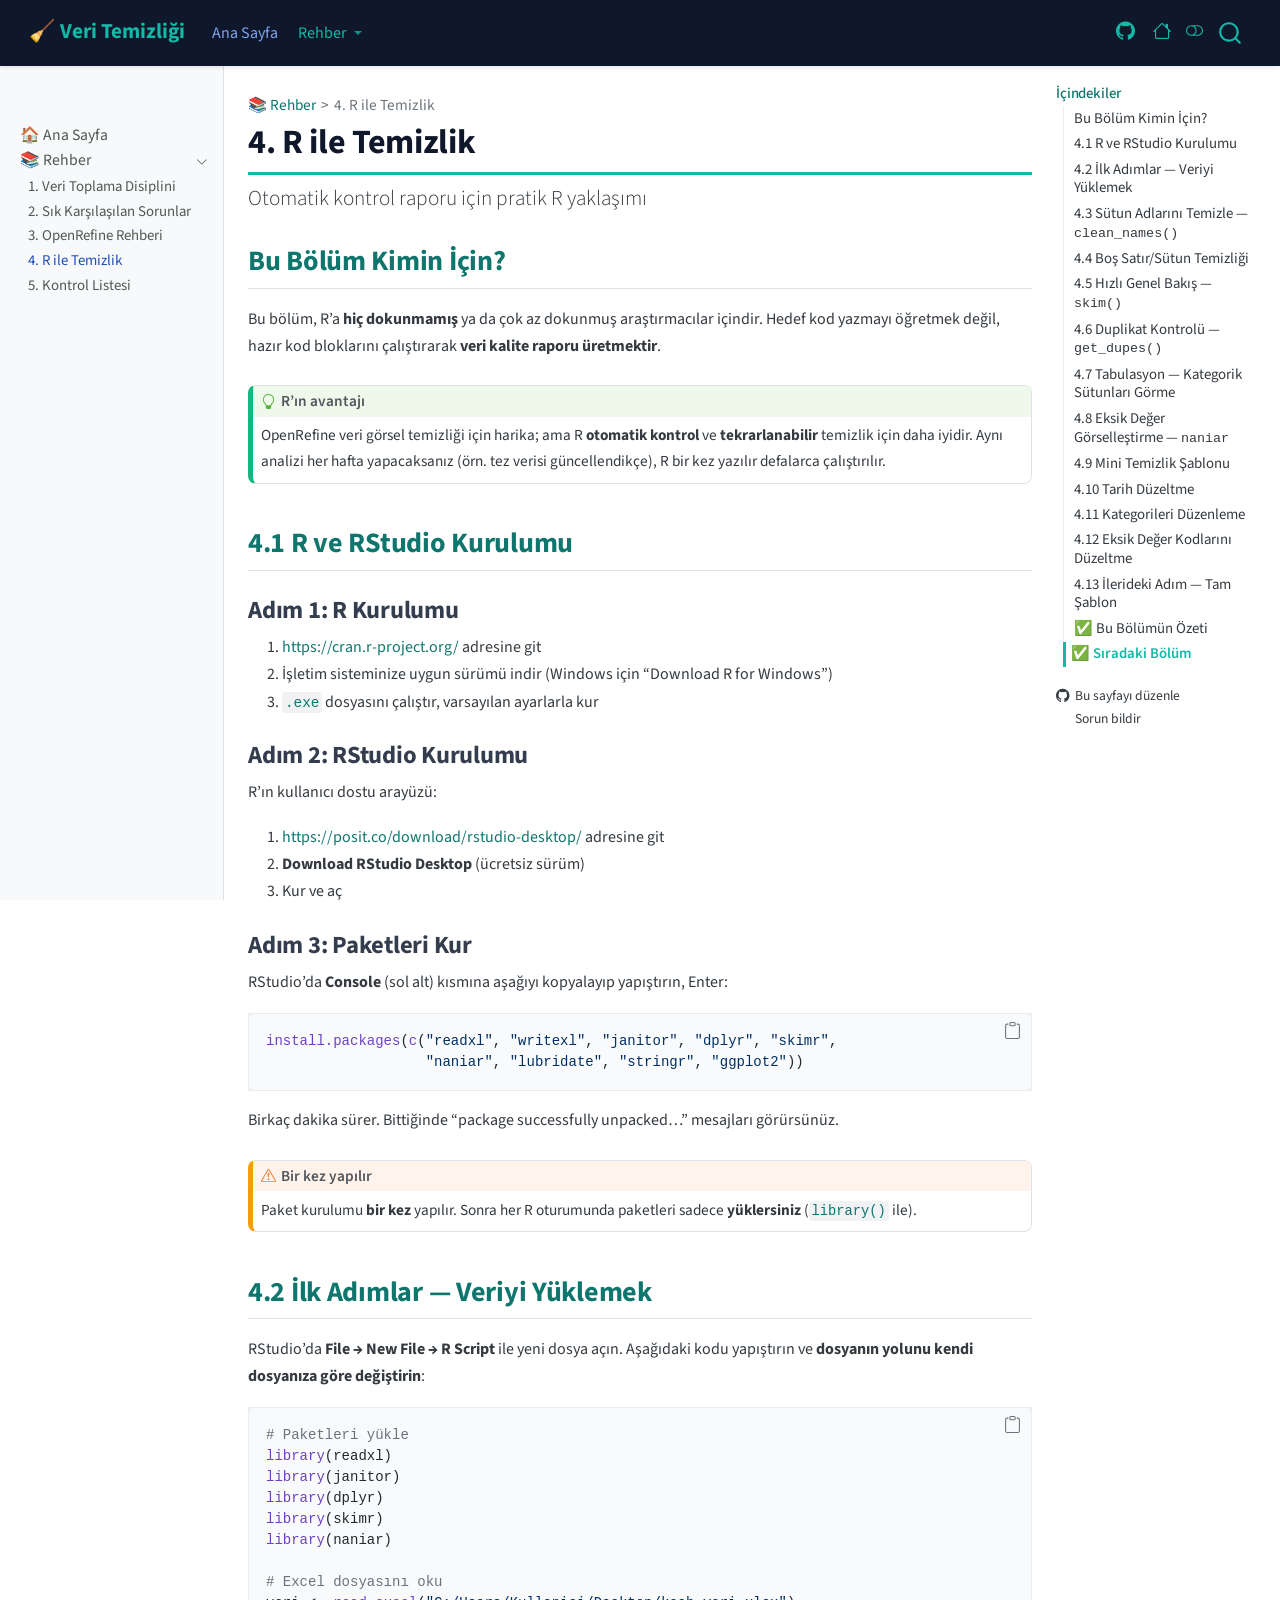
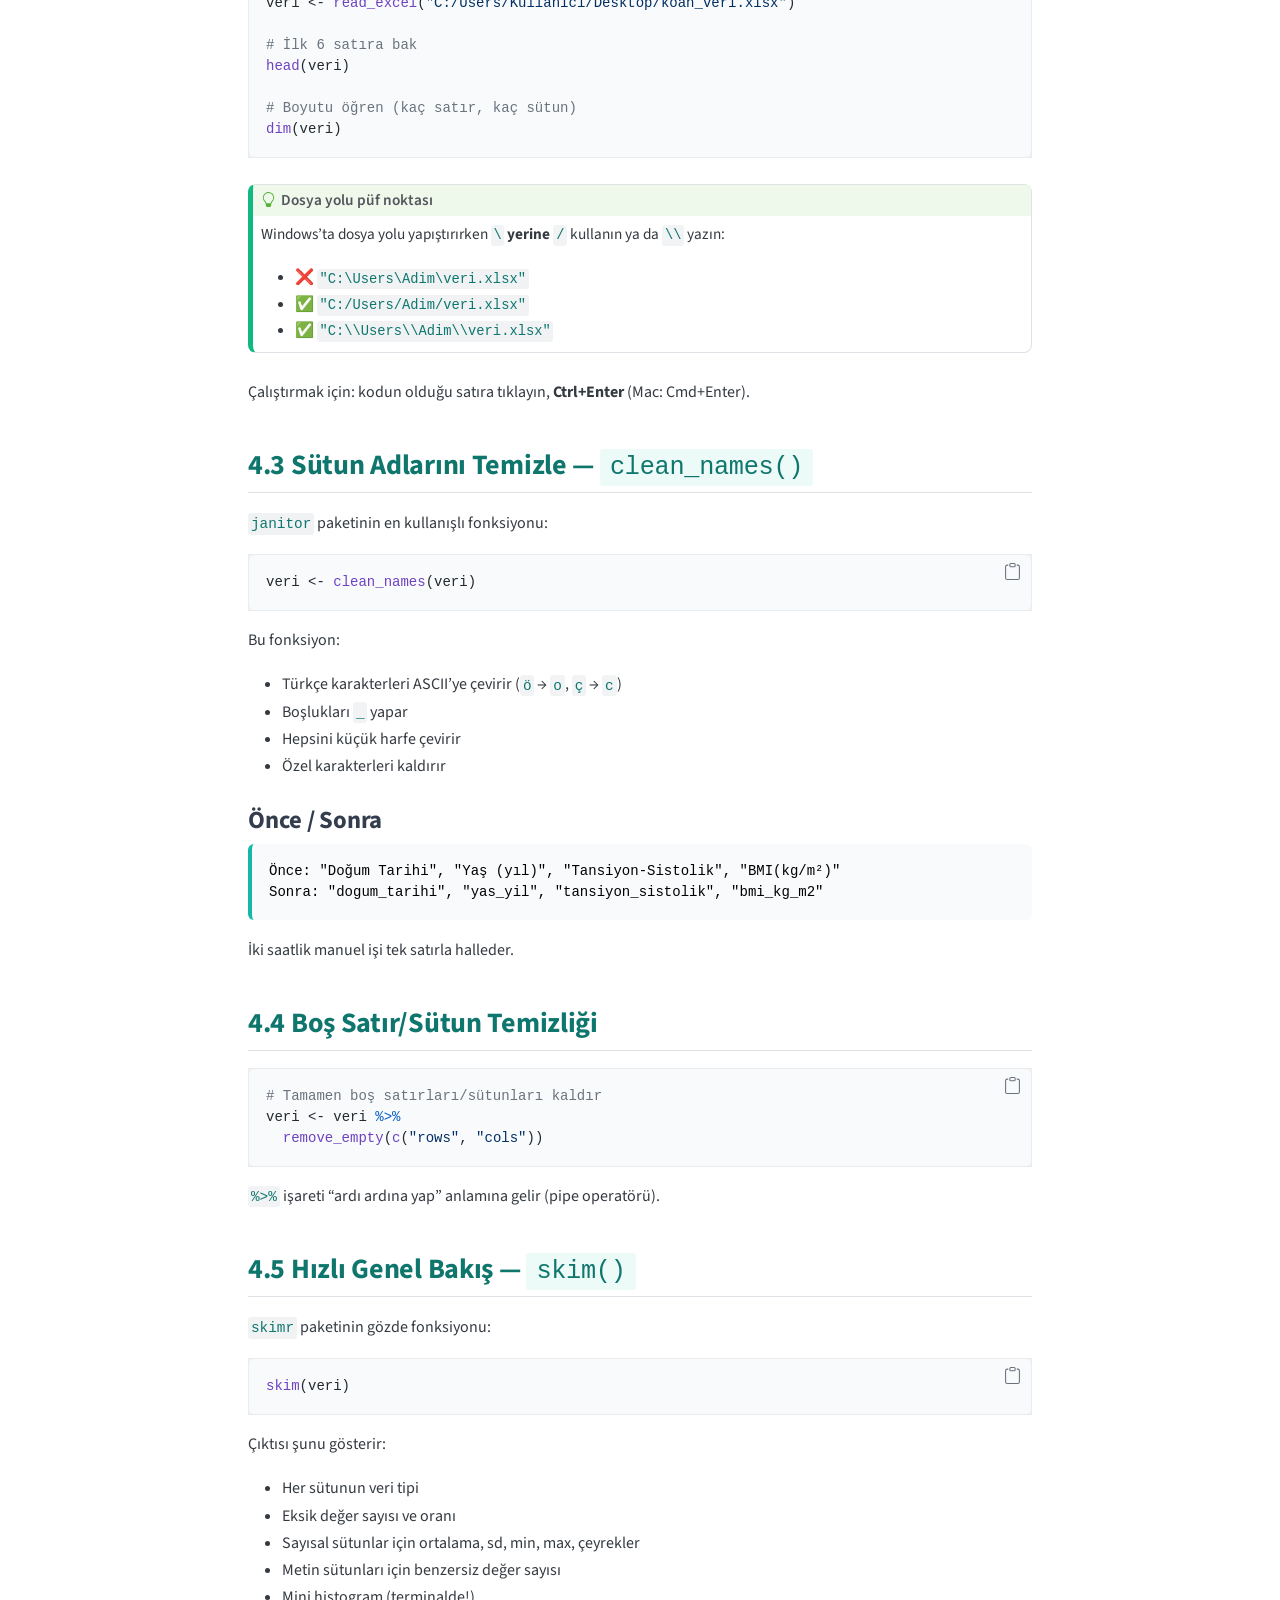
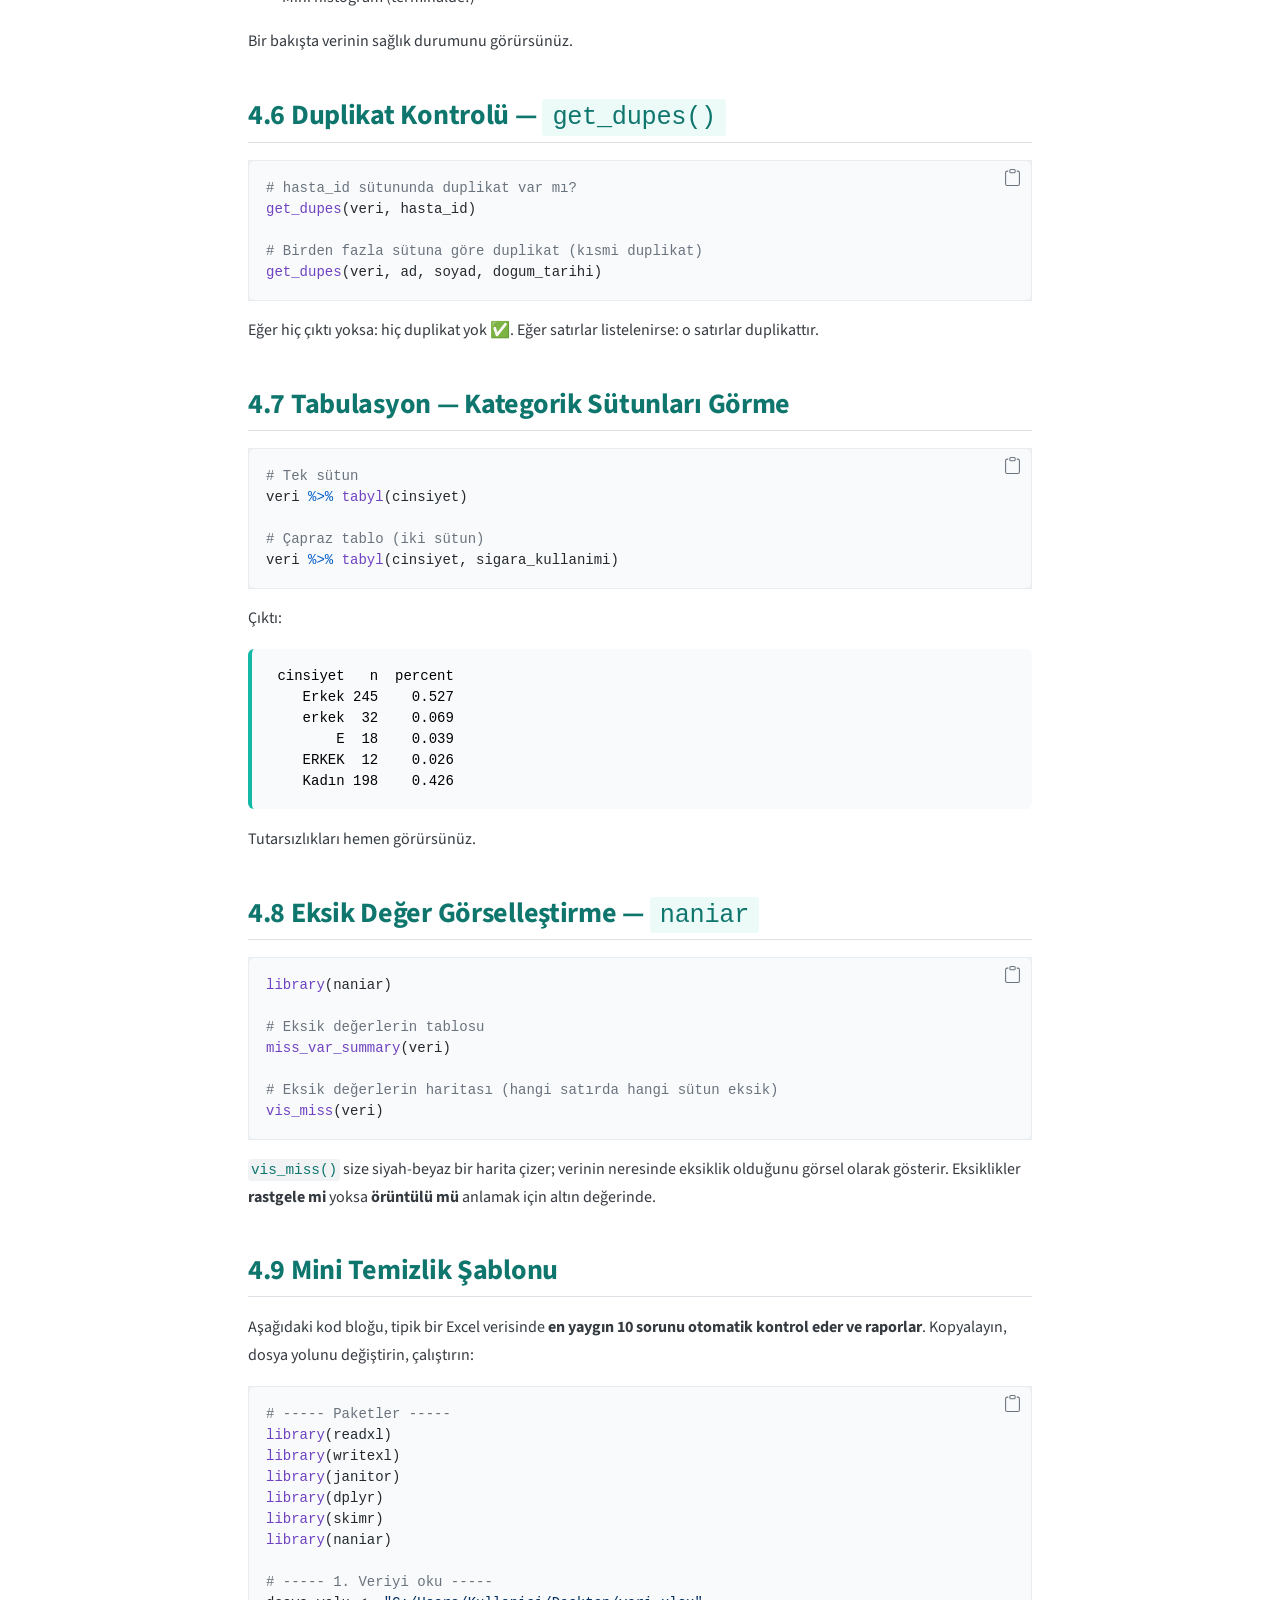
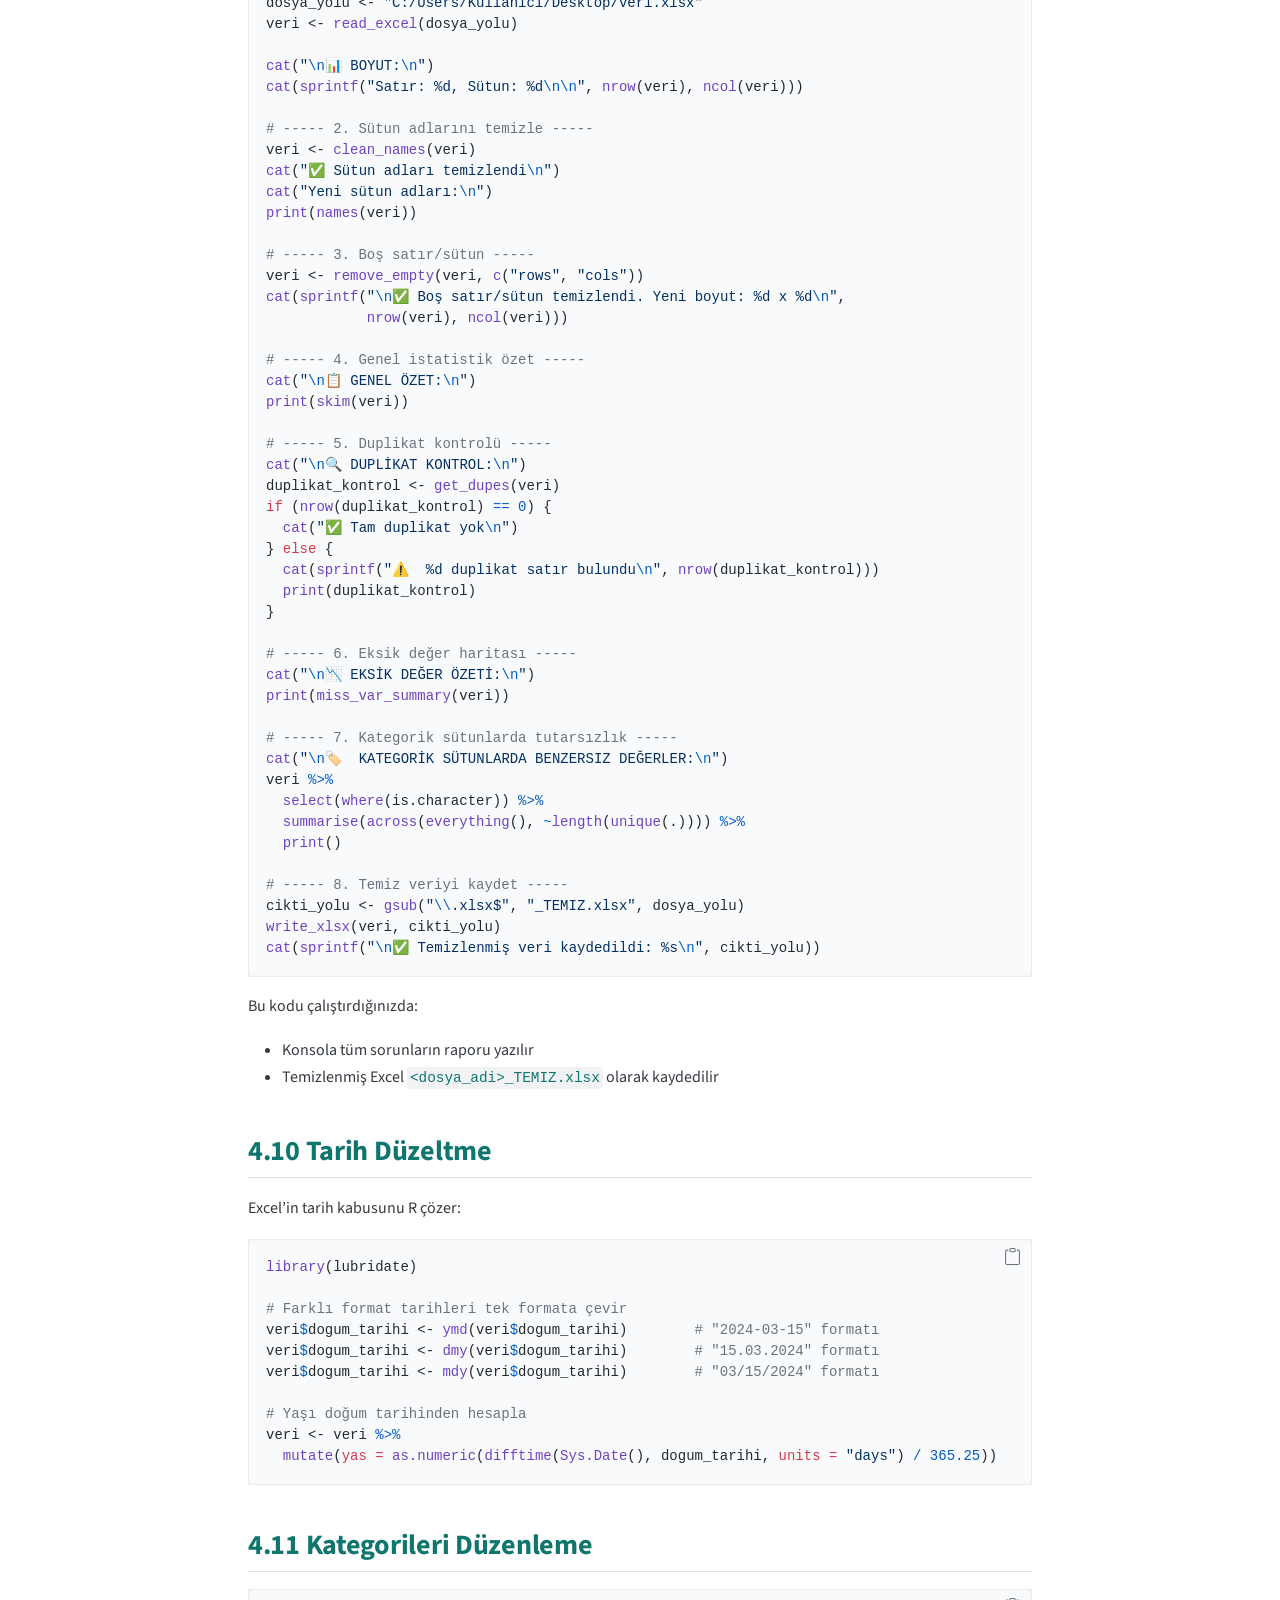
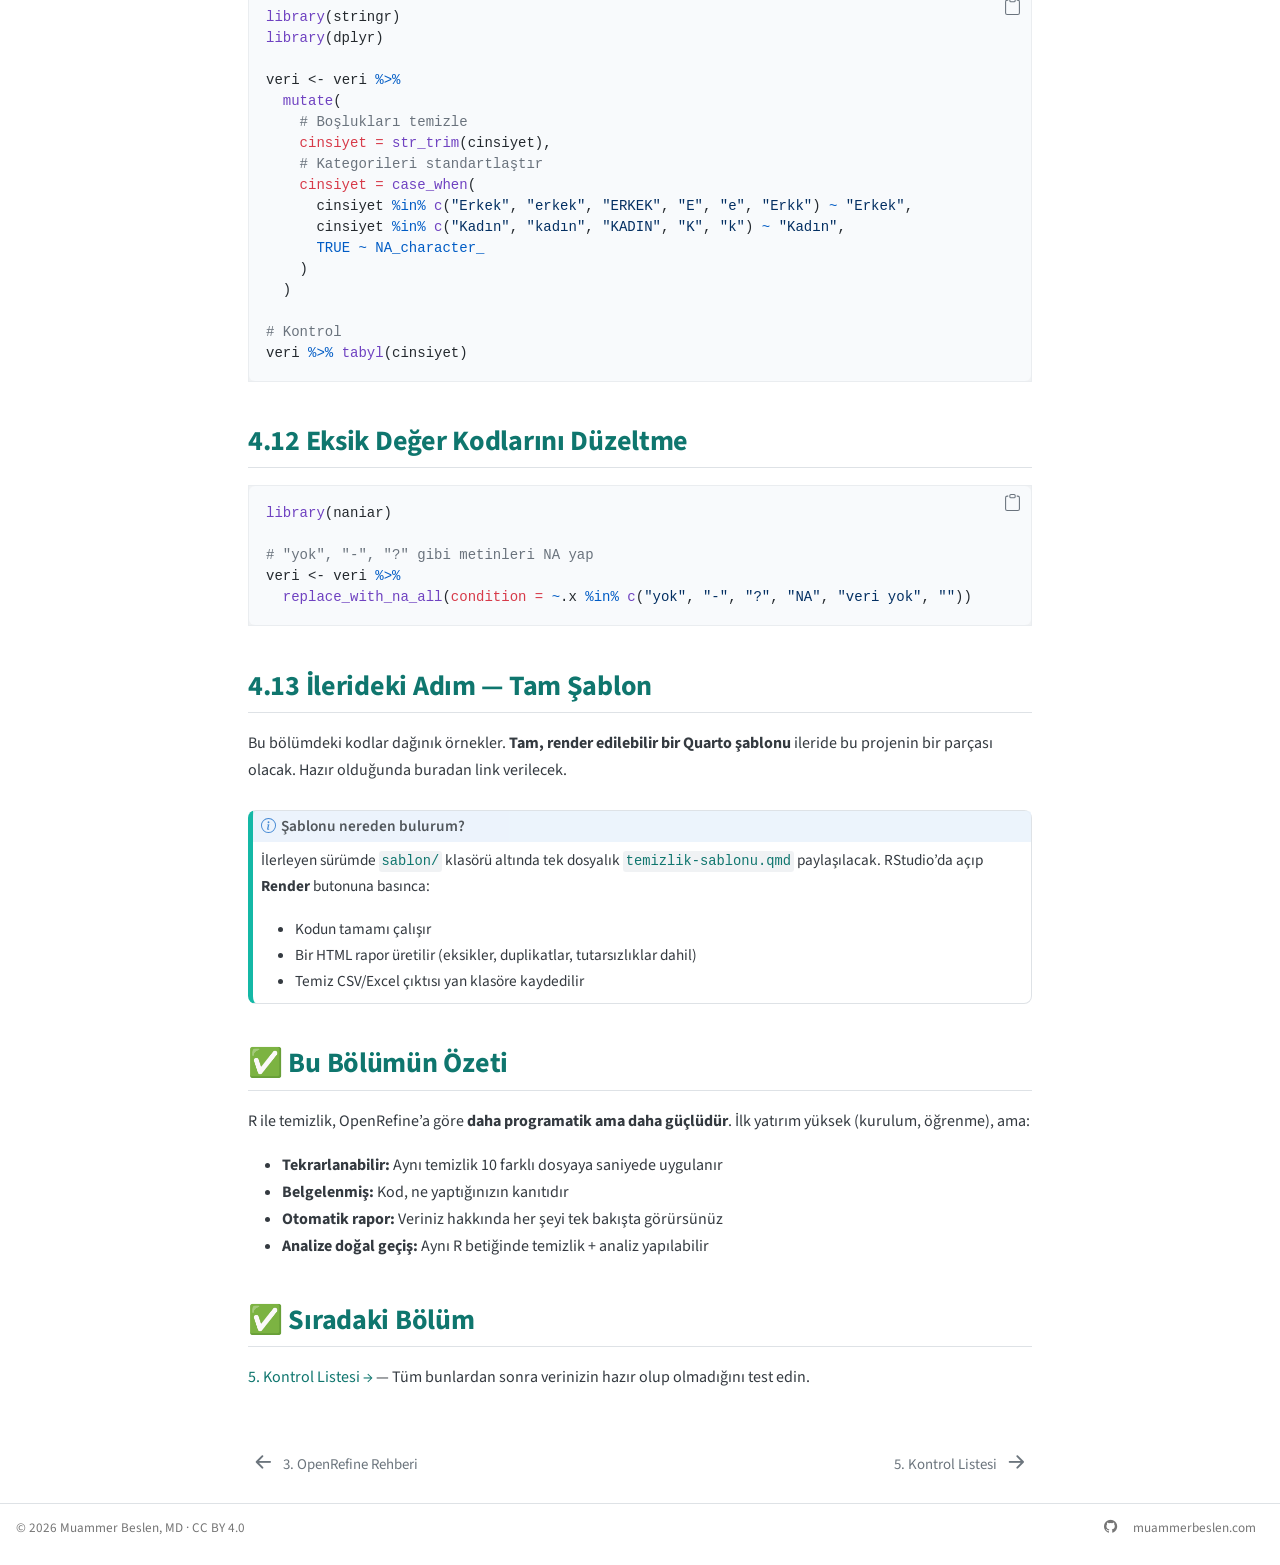
<file: rehber/04-r-temizlik.html>
<!DOCTYPE html>
<html xmlns="http://www.w3.org/1999/xhtml" lang="tr" xml:lang="tr"><head>

<meta charset="utf-8">
<meta name="generator" content="quarto-1.9.37">

<meta name="viewport" content="width=device-width, initial-scale=1.0, user-scalable=yes">


<title>4. R ile Temizlik – Veri Temizliği Rehberi</title>
<style>
/* Default styles provided by pandoc.
** See https://pandoc.org/MANUAL.html#variables-for-html for config info.
*/
code{white-space: pre-wrap;}
span.smallcaps{font-variant: small-caps;}
div.columns{display: flex; gap: min(4vw, 1.5em);}
div.column{flex: auto; overflow-x: auto;}
div.hanging-indent{margin-left: 1.5em; text-indent: -1.5em;}
ul.task-list{list-style: none;}
ul.task-list li input[type="checkbox"] {
  width: 0.8em;
  margin: 0 0.8em 0.2em -1em; /* quarto-specific, see https://github.com/quarto-dev/quarto-cli/issues/4556 */ 
  vertical-align: middle;
}
/* CSS for syntax highlighting */
html { -webkit-text-size-adjust: 100%; }
pre > code.sourceCode { white-space: pre; position: relative; }
pre > code.sourceCode > span { display: inline-block; line-height: 1.25; }
pre > code.sourceCode > span:empty { height: 1.2em; }
.sourceCode { overflow: visible; }
code.sourceCode > span { color: inherit; text-decoration: inherit; }
div.sourceCode { margin: 1em 0; }
pre.sourceCode { margin: 0; }
@media screen {
div.sourceCode { overflow: auto; }
}
@media print {
pre > code.sourceCode { white-space: pre-wrap; }
pre > code.sourceCode > span { text-indent: -5em; padding-left: 5em; }
}
pre.numberSource code
  { counter-reset: source-line 0; }
pre.numberSource code > span
  { position: relative; left: -4em; counter-increment: source-line; }
pre.numberSource code > span > a:first-child::before
  { content: counter(source-line);
    position: relative; left: -1em; text-align: right; vertical-align: baseline;
    border: none; display: inline-block;
    -webkit-touch-callout: none; -webkit-user-select: none;
    -khtml-user-select: none; -moz-user-select: none;
    -ms-user-select: none; user-select: none;
    padding: 0 4px; width: 4em;
  }
pre.numberSource { margin-left: 3em;  padding-left: 4px; }
div.sourceCode
  {   }
@media screen {
pre > code.sourceCode > span > a:first-child::before { text-decoration: underline; }
}
</style>


<script src="../site_libs/quarto-nav/quarto-nav.js"></script>
<script src="../site_libs/quarto-nav/headroom.min.js"></script>
<script src="../site_libs/clipboard/clipboard.min.js"></script>
<script src="../site_libs/quarto-search/autocomplete.umd.js"></script>
<script src="../site_libs/quarto-search/fuse.min.js"></script>
<script src="../site_libs/quarto-search/quarto-search.js"></script>
<meta name="quarto:offset" content="../">
<link href="../rehber/05-kontrol-listesi.html" rel="next">
<link href="../rehber/03-openrefine-rehberi.html" rel="prev">
<script src="../site_libs/quarto-html/quarto.js" type="module"></script>
<script src="../site_libs/quarto-html/tabsets/tabsets.js" type="module"></script>
<script src="../site_libs/quarto-html/popper.min.js"></script>
<script src="../site_libs/quarto-html/tippy.umd.min.js"></script>
<script src="../site_libs/quarto-html/anchor.min.js"></script>
<link href="../site_libs/quarto-html/tippy.css" rel="stylesheet">
<link href="../site_libs/quarto-html/quarto-syntax-highlighting-acf12a64177840b8d86f2d4f01b2e9fb.css" rel="stylesheet" class="quarto-color-scheme" id="quarto-text-highlighting-styles">
<link href="../site_libs/quarto-html/quarto-syntax-highlighting-dark-23bbe8b5e4efc1e257f6d59dce478b08.css" rel="stylesheet" class="quarto-color-scheme quarto-color-alternate" id="quarto-text-highlighting-styles">
<link href="../site_libs/quarto-html/quarto-syntax-highlighting-acf12a64177840b8d86f2d4f01b2e9fb.css" rel="stylesheet" class="quarto-color-scheme-extra" id="quarto-text-highlighting-styles">
<script src="../site_libs/bootstrap/bootstrap.min.js"></script>
<link href="../site_libs/bootstrap/bootstrap-icons.css" rel="stylesheet">
<link href="../site_libs/bootstrap/bootstrap-5feaabed66f5ac1224eebc6339d715e7.min.css" rel="stylesheet" append-hash="true" class="quarto-color-scheme" id="quarto-bootstrap" data-mode="light">
<link href="../site_libs/bootstrap/bootstrap-dark-e463fe4cac91f302a4b3b62c8a97ad20.min.css" rel="stylesheet" append-hash="true" class="quarto-color-scheme quarto-color-alternate" id="quarto-bootstrap" data-mode="dark">
<link href="../site_libs/bootstrap/bootstrap-5feaabed66f5ac1224eebc6339d715e7.min.css" rel="stylesheet" append-hash="true" class="quarto-color-scheme-extra" id="quarto-bootstrap" data-mode="light">
<script id="quarto-search-options" type="application/json">{
  "location": "navbar",
  "copy-button": false,
  "collapse-after": 3,
  "panel-placement": "end",
  "type": "overlay",
  "limit": 50,
  "keyboard-shortcut": [
    "f",
    "/",
    "s"
  ],
  "show-item-context": false,
  "language": {
    "search-no-results-text": "Sonuç yok",
    "search-matching-documents-text": "eşleşen belgeler",
    "search-copy-link-title": "Aramak için bağlantıyı kopyalayın",
    "search-hide-matches-text": "Ek eşleşmeleri gizle",
    "search-more-match-text": "bu belgede bir tane daha eşleşme",
    "search-more-matches-text": "bu belgede daha fazla eşleşme",
    "search-clear-button-title": "Temizle",
    "search-text-placeholder": "",
    "search-detached-cancel-button-title": "İptal et",
    "search-submit-button-title": "Gönder",
    "search-label": "Ara"
  }
}</script>
<style>html{ scroll-behavior: smooth; }</style>


<link rel="stylesheet" href="../styles.css">
</head>

<body class="nav-sidebar docked nav-fixed quarto-light"><script id="quarto-html-before-body" type="application/javascript">
    const toggleBodyColorMode = (bsSheetEl) => {
      const mode = bsSheetEl.getAttribute("data-mode");
      const bodyEl = window.document.querySelector("body");
      if (mode === "dark") {
        bodyEl.classList.add("quarto-dark");
        bodyEl.classList.remove("quarto-light");
      } else {
        bodyEl.classList.add("quarto-light");
        bodyEl.classList.remove("quarto-dark");
      }
    }
    const toggleBodyColorPrimary = () => {
      const bsSheetEl = window.document.querySelector("link#quarto-bootstrap:not([rel=disabled-stylesheet])");
      if (bsSheetEl) {
        toggleBodyColorMode(bsSheetEl);
      }
    }
    const setColorSchemeToggle = (alternate) => {
      const toggles = window.document.querySelectorAll('.quarto-color-scheme-toggle');
      for (let i=0; i < toggles.length; i++) {
        const toggle = toggles[i];
        if (toggle) {
          if (alternate) {
            toggle.classList.add("alternate");
          } else {
            toggle.classList.remove("alternate");
          }
        }
      }
    };
    const toggleColorMode = (alternate) => {
      // Switch the stylesheets
      const primaryStylesheets = window.document.querySelectorAll('link.quarto-color-scheme:not(.quarto-color-alternate)');
      const alternateStylesheets = window.document.querySelectorAll('link.quarto-color-scheme.quarto-color-alternate');
      manageTransitions('#quarto-margin-sidebar .nav-link', false);
      if (alternate) {
        // note: dark is layered on light, we don't disable primary!
        enableStylesheet(alternateStylesheets);
        for (const sheetNode of alternateStylesheets) {
          if (sheetNode.id === "quarto-bootstrap") {
            toggleBodyColorMode(sheetNode);
          }
        }
      } else {
        disableStylesheet(alternateStylesheets);
        enableStylesheet(primaryStylesheets)
        toggleBodyColorPrimary();
      }
      manageTransitions('#quarto-margin-sidebar .nav-link', true);
      // Switch the toggles
      setColorSchemeToggle(alternate)
      // Hack to workaround the fact that safari doesn't
      // properly recolor the scrollbar when toggling (#1455)
      if (navigator.userAgent.indexOf('Safari') > 0 && navigator.userAgent.indexOf('Chrome') == -1) {
        manageTransitions("body", false);
        window.scrollTo(0, 1);
        setTimeout(() => {
          window.scrollTo(0, 0);
          manageTransitions("body", true);
        }, 40);
      }
    }
    const disableStylesheet = (stylesheets) => {
      for (let i=0; i < stylesheets.length; i++) {
        const stylesheet = stylesheets[i];
        stylesheet.rel = 'disabled-stylesheet';
      }
    }
    const enableStylesheet = (stylesheets) => {
      for (let i=0; i < stylesheets.length; i++) {
        const stylesheet = stylesheets[i];
        if(stylesheet.rel !== 'stylesheet') { // for Chrome, which will still FOUC without this check
          stylesheet.rel = 'stylesheet';
        }
      }
    }
    const manageTransitions = (selector, allowTransitions) => {
      const els = window.document.querySelectorAll(selector);
      for (let i=0; i < els.length; i++) {
        const el = els[i];
        if (allowTransitions) {
          el.classList.remove('notransition');
        } else {
          el.classList.add('notransition');
        }
      }
    }
    const isFileUrl = () => {
      return window.location.protocol === 'file:';
    }
    const hasAlternateSentinel = () => {
      let styleSentinel = getColorSchemeSentinel();
      if (styleSentinel !== null) {
        return styleSentinel === "alternate";
      } else {
        return false;
      }
    }
    const setStyleSentinel = (alternate) => {
      const value = alternate ? "alternate" : "default";
      if (!isFileUrl()) {
        window.localStorage.setItem("quarto-color-scheme", value);
      } else {
        localAlternateSentinel = value;
      }
    }
    const getColorSchemeSentinel = () => {
      if (!isFileUrl()) {
        const storageValue = window.localStorage.getItem("quarto-color-scheme");
        return storageValue != null ? storageValue : localAlternateSentinel;
      } else {
        return localAlternateSentinel;
      }
    }
    const toggleGiscusIfUsed = (isAlternate, darkModeDefault) => {
      const baseTheme = document.querySelector('#giscus-base-theme')?.value ?? 'light';
      const alternateTheme = document.querySelector('#giscus-alt-theme')?.value ?? 'dark';
      let newTheme = '';
      if(authorPrefersDark) {
        newTheme = isAlternate ? baseTheme : alternateTheme;
      } else {
        newTheme = isAlternate ? alternateTheme : baseTheme;
      }
      const changeGiscusTheme = () => {
        // From: https://github.com/giscus/giscus/issues/336
        const sendMessage = (message) => {
          const iframe = document.querySelector('iframe.giscus-frame');
          if (!iframe) return;
          iframe.contentWindow.postMessage({ giscus: message }, 'https://giscus.app');
        }
        sendMessage({
          setConfig: {
            theme: newTheme
          }
        });
      }
      const isGiscussLoaded = window.document.querySelector('iframe.giscus-frame') !== null;
      if (isGiscussLoaded) {
        changeGiscusTheme();
      }
    };
    const authorPrefersDark = false;
    const darkModeDefault = authorPrefersDark;
      document.querySelector('link#quarto-text-highlighting-styles.quarto-color-scheme-extra').rel = 'disabled-stylesheet';
      document.querySelector('link#quarto-bootstrap.quarto-color-scheme-extra').rel = 'disabled-stylesheet';
    let localAlternateSentinel = darkModeDefault ? 'alternate' : 'default';
    // Dark / light mode switch
    window.quartoToggleColorScheme = () => {
      // Read the current dark / light value
      let toAlternate = !hasAlternateSentinel();
      toggleColorMode(toAlternate);
      setStyleSentinel(toAlternate);
      toggleGiscusIfUsed(toAlternate, darkModeDefault);
      window.dispatchEvent(new Event('resize'));
    };
    // Switch to dark mode if need be
    if (hasAlternateSentinel()) {
      toggleColorMode(true);
    } else {
      toggleColorMode(false);
    }
  </script>

<div id="quarto-search-results"></div>
  <header id="quarto-header" class="headroom fixed-top">
    <nav class="navbar navbar-expand-lg " data-bs-theme="dark">
      <div class="navbar-container container-fluid">
      <div class="navbar-brand-container mx-auto">
    <a class="navbar-brand" href="../index.html">
    <span class="navbar-title">🧹 Veri Temizliği</span>
    </a>
  </div>
            <div id="quarto-search" class="" title="Ara"></div>
          <button class="navbar-toggler" type="button" data-bs-toggle="collapse" data-bs-target="#navbarCollapse" aria-controls="navbarCollapse" role="menu" aria-expanded="false" aria-label="Gezinmeyi değiştir" onclick="if (window.quartoToggleHeadroom) { window.quartoToggleHeadroom(); }">
  <span class="navbar-toggler-icon"></span>
</button>
          <div class="collapse navbar-collapse" id="navbarCollapse">
            <ul class="navbar-nav navbar-nav-scroll me-auto">
  <li class="nav-item">
    <a class="nav-link active" href="../index.html" aria-current="page"> 
<span class="menu-text">Ana Sayfa</span></a>
  </li>  
  <li class="nav-item dropdown ">
    <a class="nav-link dropdown-toggle" href="#" id="nav-menu-rehber" role="link" data-bs-toggle="dropdown" aria-expanded="false">
 <span class="menu-text">Rehber</span>
    </a>
    <ul class="dropdown-menu" aria-labelledby="nav-menu-rehber">    
        <li>
    <a class="dropdown-item" href="../rehber/01-veri-toplama-disiplini.html">
 <span class="dropdown-text">1. Veri Toplama Disiplini</span></a>
  </li>  
        <li>
    <a class="dropdown-item" href="../rehber/02-sik-sorunlar.html">
 <span class="dropdown-text">2. Sık Karşılaşılan Sorunlar</span></a>
  </li>  
        <li>
    <a class="dropdown-item" href="../rehber/03-openrefine-rehberi.html">
 <span class="dropdown-text">3. OpenRefine Rehberi</span></a>
  </li>  
        <li>
    <a class="dropdown-item" href="../rehber/04-r-temizlik.html">
 <span class="dropdown-text">4. R ile Temizlik</span></a>
  </li>  
        <li>
    <a class="dropdown-item" href="../rehber/05-kontrol-listesi.html">
 <span class="dropdown-text">5. Kontrol Listesi</span></a>
  </li>  
    </ul>
  </li>
</ul>
            <ul class="navbar-nav navbar-nav-scroll ms-auto">
  <li class="nav-item compact">
    <a class="nav-link" href="https://github.com/drmuammer/veri-temizligi"> <i class="bi bi-github" role="img" aria-label="GitHub">
</i> 
<span class="menu-text"></span></a>
  </li>  
  <li class="nav-item compact">
    <a class="nav-link" href="https://muammerbeslen.com"> <i class="bi bi-house" role="img" aria-label="Website">
</i> 
<span class="menu-text"></span></a>
  </li>  
</ul>
          </div> <!-- /navcollapse -->
            <div class="quarto-navbar-tools">
  <a href="" class="quarto-color-scheme-toggle quarto-navigation-tool  px-1" onclick="window.quartoToggleColorScheme(); return false;" title="Karanlık modu değiştir"><i class="bi"></i></a>
</div>
      </div> <!-- /container-fluid -->
    </nav>
  <nav class="quarto-secondary-nav">
    <div class="container-fluid d-flex">
      <button type="button" class="quarto-btn-toggle btn" data-bs-toggle="collapse" role="button" data-bs-target=".quarto-sidebar-collapse-item" aria-controls="quarto-sidebar" aria-expanded="false" aria-label="Kenar çubuğunu değiştir" onclick="if (window.quartoToggleHeadroom) { window.quartoToggleHeadroom(); }">
        <i class="bi bi-layout-text-sidebar-reverse"></i>
      </button>
        <nav class="quarto-page-breadcrumbs" aria-label="breadcrumb"><ol class="breadcrumb"><li class="breadcrumb-item"><a href="../rehber/01-veri-toplama-disiplini.html">📚 Rehber</a></li><li class="breadcrumb-item"><a href="../rehber/04-r-temizlik.html">4. R ile Temizlik</a></li></ol></nav>
        <a class="flex-grow-1" role="navigation" data-bs-toggle="collapse" data-bs-target=".quarto-sidebar-collapse-item" aria-controls="quarto-sidebar" aria-expanded="false" aria-label="Kenar çubuğunu değiştir" onclick="if (window.quartoToggleHeadroom) { window.quartoToggleHeadroom(); }">      
        </a>
      <button type="button" class="btn quarto-search-button" aria-label="Ara" onclick="window.quartoOpenSearch();">
        <i class="bi bi-search"></i>
      </button>
    </div>
  </nav>
</header>
<!-- content -->
<div id="quarto-content" class="quarto-container page-columns page-rows-contents page-layout-article page-navbar">
<!-- sidebar -->
  <nav id="quarto-sidebar" class="sidebar collapse collapse-horizontal quarto-sidebar-collapse-item sidebar-navigation docked overflow-auto">
        <div class="mt-2 flex-shrink-0 align-items-center">
        <div class="sidebar-search">
        <div id="quarto-search" class="" title="Ara"></div>
        </div>
        </div>
    <div class="sidebar-menu-container"> 
    <ul class="list-unstyled mt-1">
        <li class="sidebar-item">
  <div class="sidebar-item-container"> 
  <a href="../index.html" class="sidebar-item-text sidebar-link">
 <span class="menu-text">🏠 Ana Sayfa</span></a>
  </div>
</li>
        <li class="sidebar-item sidebar-item-section">
      <div class="sidebar-item-container"> 
            <a class="sidebar-item-text sidebar-link text-start" data-bs-toggle="collapse" data-bs-target="#quarto-sidebar-section-1" role="navigation" aria-expanded="true">
 <span class="menu-text">📚 Rehber</span></a>
          <a class="sidebar-item-toggle text-start" data-bs-toggle="collapse" data-bs-target="#quarto-sidebar-section-1" role="navigation" aria-expanded="true" aria-label="Bölümü değiştir">
            <i class="bi bi-chevron-right ms-2"></i>
          </a> 
      </div>
      <ul id="quarto-sidebar-section-1" class="collapse list-unstyled sidebar-section depth1 show">  
          <li class="sidebar-item">
  <div class="sidebar-item-container"> 
  <a href="../rehber/01-veri-toplama-disiplini.html" class="sidebar-item-text sidebar-link">
 <span class="menu-text">1. Veri Toplama Disiplini</span></a>
  </div>
</li>
          <li class="sidebar-item">
  <div class="sidebar-item-container"> 
  <a href="../rehber/02-sik-sorunlar.html" class="sidebar-item-text sidebar-link">
 <span class="menu-text">2. Sık Karşılaşılan Sorunlar</span></a>
  </div>
</li>
          <li class="sidebar-item">
  <div class="sidebar-item-container"> 
  <a href="../rehber/03-openrefine-rehberi.html" class="sidebar-item-text sidebar-link">
 <span class="menu-text">3. OpenRefine Rehberi</span></a>
  </div>
</li>
          <li class="sidebar-item">
  <div class="sidebar-item-container"> 
  <a href="../rehber/04-r-temizlik.html" class="sidebar-item-text sidebar-link active">
 <span class="menu-text">4. R ile Temizlik</span></a>
  </div>
</li>
          <li class="sidebar-item">
  <div class="sidebar-item-container"> 
  <a href="../rehber/05-kontrol-listesi.html" class="sidebar-item-text sidebar-link">
 <span class="menu-text">5. Kontrol Listesi</span></a>
  </div>
</li>
      </ul>
  </li>
    </ul>
    </div>
</nav>
<div id="quarto-sidebar-glass" class="quarto-sidebar-collapse-item" data-bs-toggle="collapse" data-bs-target=".quarto-sidebar-collapse-item"></div>
<!-- margin-sidebar -->
    <div id="quarto-margin-sidebar" class="sidebar margin-sidebar">
        <nav id="TOC" role="doc-toc" class="toc-active">
    <h2 id="toc-title">İçindekiler</h2>
   
  <ul>
  <li><a href="#bu-bölüm-kimin-için" id="toc-bu-bölüm-kimin-için" class="nav-link active" data-scroll-target="#bu-bölüm-kimin-için">Bu Bölüm Kimin İçin?</a></li>
  <li><a href="#r-ve-rstudio-kurulumu" id="toc-r-ve-rstudio-kurulumu" class="nav-link" data-scroll-target="#r-ve-rstudio-kurulumu">4.1 R ve RStudio Kurulumu</a>
  <ul class="collapse">
  <li><a href="#adım-1-r-kurulumu" id="toc-adım-1-r-kurulumu" class="nav-link" data-scroll-target="#adım-1-r-kurulumu">Adım 1: R Kurulumu</a></li>
  <li><a href="#adım-2-rstudio-kurulumu" id="toc-adım-2-rstudio-kurulumu" class="nav-link" data-scroll-target="#adım-2-rstudio-kurulumu">Adım 2: RStudio Kurulumu</a></li>
  <li><a href="#adım-3-paketleri-kur" id="toc-adım-3-paketleri-kur" class="nav-link" data-scroll-target="#adım-3-paketleri-kur">Adım 3: Paketleri Kur</a></li>
  </ul></li>
  <li><a href="#ilk-adımlar-veriyi-yüklemek" id="toc-ilk-adımlar-veriyi-yüklemek" class="nav-link" data-scroll-target="#ilk-adımlar-veriyi-yüklemek">4.2 İlk Adımlar — Veriyi Yüklemek</a></li>
  <li><a href="#sütun-adlarını-temizle-clean_names" id="toc-sütun-adlarını-temizle-clean_names" class="nav-link" data-scroll-target="#sütun-adlarını-temizle-clean_names">4.3 Sütun Adlarını Temizle — <code>clean_names()</code></a>
  <ul class="collapse">
  <li><a href="#önce-sonra" id="toc-önce-sonra" class="nav-link" data-scroll-target="#önce-sonra">Önce / Sonra</a></li>
  </ul></li>
  <li><a href="#boş-satırsütun-temizliği" id="toc-boş-satırsütun-temizliği" class="nav-link" data-scroll-target="#boş-satırsütun-temizliği">4.4 Boş Satır/Sütun Temizliği</a></li>
  <li><a href="#hızlı-genel-bakış-skim" id="toc-hızlı-genel-bakış-skim" class="nav-link" data-scroll-target="#hızlı-genel-bakış-skim">4.5 Hızlı Genel Bakış — <code>skim()</code></a></li>
  <li><a href="#duplikat-kontrolü-get_dupes" id="toc-duplikat-kontrolü-get_dupes" class="nav-link" data-scroll-target="#duplikat-kontrolü-get_dupes">4.6 Duplikat Kontrolü — <code>get_dupes()</code></a></li>
  <li><a href="#tabulasyon-kategorik-sütunları-görme" id="toc-tabulasyon-kategorik-sütunları-görme" class="nav-link" data-scroll-target="#tabulasyon-kategorik-sütunları-görme">4.7 Tabulasyon — Kategorik Sütunları Görme</a></li>
  <li><a href="#eksik-değer-görselleştirme-naniar" id="toc-eksik-değer-görselleştirme-naniar" class="nav-link" data-scroll-target="#eksik-değer-görselleştirme-naniar">4.8 Eksik Değer Görselleştirme — <code>naniar</code></a></li>
  <li><a href="#mini-temizlik-şablonu" id="toc-mini-temizlik-şablonu" class="nav-link" data-scroll-target="#mini-temizlik-şablonu">4.9 Mini Temizlik Şablonu</a></li>
  <li><a href="#tarih-düzeltme" id="toc-tarih-düzeltme" class="nav-link" data-scroll-target="#tarih-düzeltme">4.10 Tarih Düzeltme</a></li>
  <li><a href="#kategorileri-düzenleme" id="toc-kategorileri-düzenleme" class="nav-link" data-scroll-target="#kategorileri-düzenleme">4.11 Kategorileri Düzenleme</a></li>
  <li><a href="#eksik-değer-kodlarını-düzeltme" id="toc-eksik-değer-kodlarını-düzeltme" class="nav-link" data-scroll-target="#eksik-değer-kodlarını-düzeltme">4.12 Eksik Değer Kodlarını Düzeltme</a></li>
  <li><a href="#ilerideki-adım-tam-şablon" id="toc-ilerideki-adım-tam-şablon" class="nav-link" data-scroll-target="#ilerideki-adım-tam-şablon">4.13 İlerideki Adım — Tam Şablon</a></li>
  <li><a href="#bu-bölümün-özeti" id="toc-bu-bölümün-özeti" class="nav-link" data-scroll-target="#bu-bölümün-özeti">✅ Bu Bölümün Özeti</a></li>
  <li><a href="#sıradaki-bölüm" id="toc-sıradaki-bölüm" class="nav-link" data-scroll-target="#sıradaki-bölüm">✅ Sıradaki Bölüm</a></li>
  </ul>
<div class="toc-actions"><ul><li><a href="https://github.com/drmuammer/veri-temizligi/edit/main/rehber/04-r-temizlik.qmd" class="toc-action"><i class="bi bi-github"></i>Bu sayfayı düzenle</a></li><li><a href="https://github.com/drmuammer/veri-temizligi/issues/new" class="toc-action"><i class="bi empty"></i>Sorun bildir</a></li></ul></div></nav>
    </div>
<!-- main -->
<main class="content" id="quarto-document-content">


<header id="title-block-header" class="quarto-title-block default"><nav class="quarto-page-breadcrumbs quarto-title-breadcrumbs d-none d-lg-block" aria-label="breadcrumb"><ol class="breadcrumb"><li class="breadcrumb-item"><a href="../rehber/01-veri-toplama-disiplini.html">📚 Rehber</a></li><li class="breadcrumb-item"><a href="../rehber/04-r-temizlik.html">4. R ile Temizlik</a></li></ol></nav>
<div class="quarto-title">
<h1 class="title">4. R ile Temizlik</h1>
<p class="subtitle lead">Otomatik kontrol raporu için pratik R yaklaşımı</p>
</div>



<div class="quarto-title-meta">

    
  
    
  </div>
  


</header>


<section id="bu-bölüm-kimin-için" class="level2">
<h2 class="anchored" data-anchor-id="bu-bölüm-kimin-için">Bu Bölüm Kimin İçin?</h2>
<p>Bu bölüm, R’a <strong>hiç dokunmamış</strong> ya da çok az dokunmuş araştırmacılar içindir. Hedef kod yazmayı öğretmek değil, hazır kod bloklarını çalıştırarak <strong>veri kalite raporu üretmektir</strong>.</p>
<div class="callout callout-style-default callout-tip callout-titled">
<div class="callout-header d-flex align-content-center">
<div class="callout-icon-container">
<i class="callout-icon"></i>
</div>
<div class="callout-title-container flex-fill">
<span class="screen-reader-only">İpucu</span>R’ın avantajı
</div>
</div>
<div class="callout-body-container callout-body">
<p>OpenRefine veri görsel temizliği için harika; ama R <strong>otomatik kontrol</strong> ve <strong>tekrarlanabilir</strong> temizlik için daha iyidir. Aynı analizi her hafta yapacaksanız (örn. tez verisi güncellendikçe), R bir kez yazılır defalarca çalıştırılır.</p>
</div>
</div>
</section>
<section id="r-ve-rstudio-kurulumu" class="level2">
<h2 class="anchored" data-anchor-id="r-ve-rstudio-kurulumu">4.1 R ve RStudio Kurulumu</h2>
<section id="adım-1-r-kurulumu" class="level3">
<h3 class="anchored" data-anchor-id="adım-1-r-kurulumu">Adım 1: R Kurulumu</h3>
<ol type="1">
<li><strong><a href="https://cran.r-project.org/" class="uri">https://cran.r-project.org/</a></strong> adresine git</li>
<li>İşletim sisteminize uygun sürümü indir (Windows için “Download R for Windows”)</li>
<li><code>.exe</code> dosyasını çalıştır, varsayılan ayarlarla kur</li>
</ol>
</section>
<section id="adım-2-rstudio-kurulumu" class="level3">
<h3 class="anchored" data-anchor-id="adım-2-rstudio-kurulumu">Adım 2: RStudio Kurulumu</h3>
<p>R’ın kullanıcı dostu arayüzü:</p>
<ol type="1">
<li><strong><a href="https://posit.co/download/rstudio-desktop/" class="uri">https://posit.co/download/rstudio-desktop/</a></strong> adresine git</li>
<li><strong>Download RStudio Desktop</strong> (ücretsiz sürüm)</li>
<li>Kur ve aç</li>
</ol>
</section>
<section id="adım-3-paketleri-kur" class="level3">
<h3 class="anchored" data-anchor-id="adım-3-paketleri-kur">Adım 3: Paketleri Kur</h3>
<p>RStudio’da <strong>Console</strong> (sol alt) kısmına aşağıyı kopyalayıp yapıştırın, Enter:</p>
<div class="code-copy-outer-scaffold"><div class="sourceCode" id="cb1"><pre class="sourceCode r code-with-copy"><code class="sourceCode r"><span id="cb1-1"><a href="#cb1-1" aria-hidden="true" tabindex="-1"></a><span class="fu">install.packages</span>(<span class="fu">c</span>(<span class="st">"readxl"</span>, <span class="st">"writexl"</span>, <span class="st">"janitor"</span>, <span class="st">"dplyr"</span>, <span class="st">"skimr"</span>, </span>
<span id="cb1-2"><a href="#cb1-2" aria-hidden="true" tabindex="-1"></a>                   <span class="st">"naniar"</span>, <span class="st">"lubridate"</span>, <span class="st">"stringr"</span>, <span class="st">"ggplot2"</span>))</span></code></pre></div><button title="Panoya Kopyala" class="code-copy-button"><i class="bi"></i></button></div>
<p>Birkaç dakika sürer. Bittiğinde “package successfully unpacked…” mesajları görürsünüz.</p>
<div class="callout callout-style-default callout-warning callout-titled">
<div class="callout-header d-flex align-content-center">
<div class="callout-icon-container">
<i class="callout-icon"></i>
</div>
<div class="callout-title-container flex-fill">
<span class="screen-reader-only">Uyarı</span>Bir kez yapılır
</div>
</div>
<div class="callout-body-container callout-body">
<p>Paket kurulumu <strong>bir kez</strong> yapılır. Sonra her R oturumunda paketleri sadece <strong>yüklersiniz</strong> (<code>library()</code> ile).</p>
</div>
</div>
</section>
</section>
<section id="ilk-adımlar-veriyi-yüklemek" class="level2">
<h2 class="anchored" data-anchor-id="ilk-adımlar-veriyi-yüklemek">4.2 İlk Adımlar — Veriyi Yüklemek</h2>
<p>RStudio’da <strong>File → New File → R Script</strong> ile yeni dosya açın. Aşağıdaki kodu yapıştırın ve <strong>dosyanın yolunu kendi dosyanıza göre değiştirin</strong>:</p>
<div class="code-copy-outer-scaffold"><div class="sourceCode" id="cb2"><pre class="sourceCode r code-with-copy"><code class="sourceCode r"><span id="cb2-1"><a href="#cb2-1" aria-hidden="true" tabindex="-1"></a><span class="co"># Paketleri yükle</span></span>
<span id="cb2-2"><a href="#cb2-2" aria-hidden="true" tabindex="-1"></a><span class="fu">library</span>(readxl)</span>
<span id="cb2-3"><a href="#cb2-3" aria-hidden="true" tabindex="-1"></a><span class="fu">library</span>(janitor)</span>
<span id="cb2-4"><a href="#cb2-4" aria-hidden="true" tabindex="-1"></a><span class="fu">library</span>(dplyr)</span>
<span id="cb2-5"><a href="#cb2-5" aria-hidden="true" tabindex="-1"></a><span class="fu">library</span>(skimr)</span>
<span id="cb2-6"><a href="#cb2-6" aria-hidden="true" tabindex="-1"></a><span class="fu">library</span>(naniar)</span>
<span id="cb2-7"><a href="#cb2-7" aria-hidden="true" tabindex="-1"></a></span>
<span id="cb2-8"><a href="#cb2-8" aria-hidden="true" tabindex="-1"></a><span class="co"># Excel dosyasını oku</span></span>
<span id="cb2-9"><a href="#cb2-9" aria-hidden="true" tabindex="-1"></a>veri <span class="ot">&lt;-</span> <span class="fu">read_excel</span>(<span class="st">"C:/Users/Kullanici/Desktop/koah_veri.xlsx"</span>)</span>
<span id="cb2-10"><a href="#cb2-10" aria-hidden="true" tabindex="-1"></a></span>
<span id="cb2-11"><a href="#cb2-11" aria-hidden="true" tabindex="-1"></a><span class="co"># İlk 6 satıra bak</span></span>
<span id="cb2-12"><a href="#cb2-12" aria-hidden="true" tabindex="-1"></a><span class="fu">head</span>(veri)</span>
<span id="cb2-13"><a href="#cb2-13" aria-hidden="true" tabindex="-1"></a></span>
<span id="cb2-14"><a href="#cb2-14" aria-hidden="true" tabindex="-1"></a><span class="co"># Boyutu öğren (kaç satır, kaç sütun)</span></span>
<span id="cb2-15"><a href="#cb2-15" aria-hidden="true" tabindex="-1"></a><span class="fu">dim</span>(veri)</span></code></pre></div><button title="Panoya Kopyala" class="code-copy-button"><i class="bi"></i></button></div>
<div class="callout callout-style-default callout-tip callout-titled">
<div class="callout-header d-flex align-content-center">
<div class="callout-icon-container">
<i class="callout-icon"></i>
</div>
<div class="callout-title-container flex-fill">
<span class="screen-reader-only">İpucu</span>Dosya yolu püf noktası
</div>
</div>
<div class="callout-body-container callout-body">
<p>Windows’ta dosya yolu yapıştırırken <strong><code>\</code> yerine <code>/</code></strong> kullanın ya da <code>\\</code> yazın:</p>
<ul>
<li>❌ <code>"C:\Users\Adim\veri.xlsx"</code><br>
</li>
<li>✅ <code>"C:/Users/Adim/veri.xlsx"</code></li>
<li>✅ <code>"C:\\Users\\Adim\\veri.xlsx"</code></li>
</ul>
</div>
</div>
<p>Çalıştırmak için: kodun olduğu satıra tıklayın, <strong>Ctrl+Enter</strong> (Mac: Cmd+Enter).</p>
</section>
<section id="sütun-adlarını-temizle-clean_names" class="level2">
<h2 class="anchored" data-anchor-id="sütun-adlarını-temizle-clean_names">4.3 Sütun Adlarını Temizle — <code>clean_names()</code></h2>
<p><code>janitor</code> paketinin en kullanışlı fonksiyonu:</p>
<div class="code-copy-outer-scaffold"><div class="sourceCode" id="cb3"><pre class="sourceCode r code-with-copy"><code class="sourceCode r"><span id="cb3-1"><a href="#cb3-1" aria-hidden="true" tabindex="-1"></a>veri <span class="ot">&lt;-</span> <span class="fu">clean_names</span>(veri)</span></code></pre></div><button title="Panoya Kopyala" class="code-copy-button"><i class="bi"></i></button></div>
<p>Bu fonksiyon:</p>
<ul>
<li>Türkçe karakterleri ASCII’ye çevirir (<code>ö</code> → <code>o</code>, <code>ç</code> → <code>c</code>)</li>
<li>Boşlukları <code>_</code> yapar</li>
<li>Hepsini küçük harfe çevirir</li>
<li>Özel karakterleri kaldırır</li>
</ul>
<section id="önce-sonra" class="level3">
<h3 class="anchored" data-anchor-id="önce-sonra">Önce / Sonra</h3>
<pre><code>Önce: "Doğum Tarihi", "Yaş (yıl)", "Tansiyon-Sistolik", "BMI(kg/m²)"
Sonra: "dogum_tarihi", "yas_yil", "tansiyon_sistolik", "bmi_kg_m2"</code></pre>
<p>İki saatlik manuel işi tek satırla halleder.</p>
</section>
</section>
<section id="boş-satırsütun-temizliği" class="level2">
<h2 class="anchored" data-anchor-id="boş-satırsütun-temizliği">4.4 Boş Satır/Sütun Temizliği</h2>
<div class="code-copy-outer-scaffold"><div class="sourceCode" id="cb5"><pre class="sourceCode r code-with-copy"><code class="sourceCode r"><span id="cb5-1"><a href="#cb5-1" aria-hidden="true" tabindex="-1"></a><span class="co"># Tamamen boş satırları/sütunları kaldır</span></span>
<span id="cb5-2"><a href="#cb5-2" aria-hidden="true" tabindex="-1"></a>veri <span class="ot">&lt;-</span> veri <span class="sc">%&gt;%</span> </span>
<span id="cb5-3"><a href="#cb5-3" aria-hidden="true" tabindex="-1"></a>  <span class="fu">remove_empty</span>(<span class="fu">c</span>(<span class="st">"rows"</span>, <span class="st">"cols"</span>))</span></code></pre></div><button title="Panoya Kopyala" class="code-copy-button"><i class="bi"></i></button></div>
<p><code>%&gt;%</code> işareti “ardı ardına yap” anlamına gelir (pipe operatörü).</p>
</section>
<section id="hızlı-genel-bakış-skim" class="level2">
<h2 class="anchored" data-anchor-id="hızlı-genel-bakış-skim">4.5 Hızlı Genel Bakış — <code>skim()</code></h2>
<p><code>skimr</code> paketinin gözde fonksiyonu:</p>
<div class="code-copy-outer-scaffold"><div class="sourceCode" id="cb6"><pre class="sourceCode r code-with-copy"><code class="sourceCode r"><span id="cb6-1"><a href="#cb6-1" aria-hidden="true" tabindex="-1"></a><span class="fu">skim</span>(veri)</span></code></pre></div><button title="Panoya Kopyala" class="code-copy-button"><i class="bi"></i></button></div>
<p>Çıktısı şunu gösterir:</p>
<ul>
<li>Her sütunun veri tipi</li>
<li>Eksik değer sayısı ve oranı</li>
<li>Sayısal sütunlar için ortalama, sd, min, max, çeyrekler</li>
<li>Metin sütunları için benzersiz değer sayısı</li>
<li>Mini histogram (terminalde!)</li>
</ul>
<p>Bir bakışta verinin sağlık durumunu görürsünüz.</p>
</section>
<section id="duplikat-kontrolü-get_dupes" class="level2">
<h2 class="anchored" data-anchor-id="duplikat-kontrolü-get_dupes">4.6 Duplikat Kontrolü — <code>get_dupes()</code></h2>
<div class="code-copy-outer-scaffold"><div class="sourceCode" id="cb7"><pre class="sourceCode r code-with-copy"><code class="sourceCode r"><span id="cb7-1"><a href="#cb7-1" aria-hidden="true" tabindex="-1"></a><span class="co"># hasta_id sütununda duplikat var mı?</span></span>
<span id="cb7-2"><a href="#cb7-2" aria-hidden="true" tabindex="-1"></a><span class="fu">get_dupes</span>(veri, hasta_id)</span>
<span id="cb7-3"><a href="#cb7-3" aria-hidden="true" tabindex="-1"></a></span>
<span id="cb7-4"><a href="#cb7-4" aria-hidden="true" tabindex="-1"></a><span class="co"># Birden fazla sütuna göre duplikat (kısmi duplikat)</span></span>
<span id="cb7-5"><a href="#cb7-5" aria-hidden="true" tabindex="-1"></a><span class="fu">get_dupes</span>(veri, ad, soyad, dogum_tarihi)</span></code></pre></div><button title="Panoya Kopyala" class="code-copy-button"><i class="bi"></i></button></div>
<p>Eğer hiç çıktı yoksa: hiç duplikat yok ✅. Eğer satırlar listelenirse: o satırlar duplikattır.</p>
</section>
<section id="tabulasyon-kategorik-sütunları-görme" class="level2">
<h2 class="anchored" data-anchor-id="tabulasyon-kategorik-sütunları-görme">4.7 Tabulasyon — Kategorik Sütunları Görme</h2>
<div class="code-copy-outer-scaffold"><div class="sourceCode" id="cb8"><pre class="sourceCode r code-with-copy"><code class="sourceCode r"><span id="cb8-1"><a href="#cb8-1" aria-hidden="true" tabindex="-1"></a><span class="co"># Tek sütun</span></span>
<span id="cb8-2"><a href="#cb8-2" aria-hidden="true" tabindex="-1"></a>veri <span class="sc">%&gt;%</span> <span class="fu">tabyl</span>(cinsiyet)</span>
<span id="cb8-3"><a href="#cb8-3" aria-hidden="true" tabindex="-1"></a></span>
<span id="cb8-4"><a href="#cb8-4" aria-hidden="true" tabindex="-1"></a><span class="co"># Çapraz tablo (iki sütun)</span></span>
<span id="cb8-5"><a href="#cb8-5" aria-hidden="true" tabindex="-1"></a>veri <span class="sc">%&gt;%</span> <span class="fu">tabyl</span>(cinsiyet, sigara_kullanimi)</span></code></pre></div><button title="Panoya Kopyala" class="code-copy-button"><i class="bi"></i></button></div>
<p>Çıktı:</p>
<pre><code> cinsiyet   n  percent
    Erkek 245    0.527
    erkek  32    0.069
        E  18    0.039
    ERKEK  12    0.026
    Kadın 198    0.426</code></pre>
<p>Tutarsızlıkları hemen görürsünüz.</p>
</section>
<section id="eksik-değer-görselleştirme-naniar" class="level2">
<h2 class="anchored" data-anchor-id="eksik-değer-görselleştirme-naniar">4.8 Eksik Değer Görselleştirme — <code>naniar</code></h2>
<div class="code-copy-outer-scaffold"><div class="sourceCode" id="cb10"><pre class="sourceCode r code-with-copy"><code class="sourceCode r"><span id="cb10-1"><a href="#cb10-1" aria-hidden="true" tabindex="-1"></a><span class="fu">library</span>(naniar)</span>
<span id="cb10-2"><a href="#cb10-2" aria-hidden="true" tabindex="-1"></a></span>
<span id="cb10-3"><a href="#cb10-3" aria-hidden="true" tabindex="-1"></a><span class="co"># Eksik değerlerin tablosu</span></span>
<span id="cb10-4"><a href="#cb10-4" aria-hidden="true" tabindex="-1"></a><span class="fu">miss_var_summary</span>(veri)</span>
<span id="cb10-5"><a href="#cb10-5" aria-hidden="true" tabindex="-1"></a></span>
<span id="cb10-6"><a href="#cb10-6" aria-hidden="true" tabindex="-1"></a><span class="co"># Eksik değerlerin haritası (hangi satırda hangi sütun eksik)</span></span>
<span id="cb10-7"><a href="#cb10-7" aria-hidden="true" tabindex="-1"></a><span class="fu">vis_miss</span>(veri)</span></code></pre></div><button title="Panoya Kopyala" class="code-copy-button"><i class="bi"></i></button></div>
<p><code>vis_miss()</code> size siyah-beyaz bir harita çizer; verinin neresinde eksiklik olduğunu görsel olarak gösterir. Eksiklikler <strong>rastgele mi</strong> yoksa <strong>örüntülü mü</strong> anlamak için altın değerinde.</p>
</section>
<section id="mini-temizlik-şablonu" class="level2">
<h2 class="anchored" data-anchor-id="mini-temizlik-şablonu">4.9 Mini Temizlik Şablonu</h2>
<p>Aşağıdaki kod bloğu, tipik bir Excel verisinde <strong>en yaygın 10 sorunu otomatik kontrol eder ve raporlar</strong>. Kopyalayın, dosya yolunu değiştirin, çalıştırın:</p>
<div class="code-copy-outer-scaffold"><div class="sourceCode" id="cb11"><pre class="sourceCode r code-with-copy"><code class="sourceCode r"><span id="cb11-1"><a href="#cb11-1" aria-hidden="true" tabindex="-1"></a><span class="co"># ----- Paketler -----</span></span>
<span id="cb11-2"><a href="#cb11-2" aria-hidden="true" tabindex="-1"></a><span class="fu">library</span>(readxl)</span>
<span id="cb11-3"><a href="#cb11-3" aria-hidden="true" tabindex="-1"></a><span class="fu">library</span>(writexl)</span>
<span id="cb11-4"><a href="#cb11-4" aria-hidden="true" tabindex="-1"></a><span class="fu">library</span>(janitor)</span>
<span id="cb11-5"><a href="#cb11-5" aria-hidden="true" tabindex="-1"></a><span class="fu">library</span>(dplyr)</span>
<span id="cb11-6"><a href="#cb11-6" aria-hidden="true" tabindex="-1"></a><span class="fu">library</span>(skimr)</span>
<span id="cb11-7"><a href="#cb11-7" aria-hidden="true" tabindex="-1"></a><span class="fu">library</span>(naniar)</span>
<span id="cb11-8"><a href="#cb11-8" aria-hidden="true" tabindex="-1"></a></span>
<span id="cb11-9"><a href="#cb11-9" aria-hidden="true" tabindex="-1"></a><span class="co"># ----- 1. Veriyi oku -----</span></span>
<span id="cb11-10"><a href="#cb11-10" aria-hidden="true" tabindex="-1"></a>dosya_yolu <span class="ot">&lt;-</span> <span class="st">"C:/Users/Kullanici/Desktop/veri.xlsx"</span></span>
<span id="cb11-11"><a href="#cb11-11" aria-hidden="true" tabindex="-1"></a>veri <span class="ot">&lt;-</span> <span class="fu">read_excel</span>(dosya_yolu)</span>
<span id="cb11-12"><a href="#cb11-12" aria-hidden="true" tabindex="-1"></a></span>
<span id="cb11-13"><a href="#cb11-13" aria-hidden="true" tabindex="-1"></a><span class="fu">cat</span>(<span class="st">"</span><span class="sc">\n</span><span class="st">📊 BOYUT:</span><span class="sc">\n</span><span class="st">"</span>)</span>
<span id="cb11-14"><a href="#cb11-14" aria-hidden="true" tabindex="-1"></a><span class="fu">cat</span>(<span class="fu">sprintf</span>(<span class="st">"Satır: %d, Sütun: %d</span><span class="sc">\n\n</span><span class="st">"</span>, <span class="fu">nrow</span>(veri), <span class="fu">ncol</span>(veri)))</span>
<span id="cb11-15"><a href="#cb11-15" aria-hidden="true" tabindex="-1"></a></span>
<span id="cb11-16"><a href="#cb11-16" aria-hidden="true" tabindex="-1"></a><span class="co"># ----- 2. Sütun adlarını temizle -----</span></span>
<span id="cb11-17"><a href="#cb11-17" aria-hidden="true" tabindex="-1"></a>veri <span class="ot">&lt;-</span> <span class="fu">clean_names</span>(veri)</span>
<span id="cb11-18"><a href="#cb11-18" aria-hidden="true" tabindex="-1"></a><span class="fu">cat</span>(<span class="st">"✅ Sütun adları temizlendi</span><span class="sc">\n</span><span class="st">"</span>)</span>
<span id="cb11-19"><a href="#cb11-19" aria-hidden="true" tabindex="-1"></a><span class="fu">cat</span>(<span class="st">"Yeni sütun adları:</span><span class="sc">\n</span><span class="st">"</span>)</span>
<span id="cb11-20"><a href="#cb11-20" aria-hidden="true" tabindex="-1"></a><span class="fu">print</span>(<span class="fu">names</span>(veri))</span>
<span id="cb11-21"><a href="#cb11-21" aria-hidden="true" tabindex="-1"></a></span>
<span id="cb11-22"><a href="#cb11-22" aria-hidden="true" tabindex="-1"></a><span class="co"># ----- 3. Boş satır/sütun -----</span></span>
<span id="cb11-23"><a href="#cb11-23" aria-hidden="true" tabindex="-1"></a>veri <span class="ot">&lt;-</span> <span class="fu">remove_empty</span>(veri, <span class="fu">c</span>(<span class="st">"rows"</span>, <span class="st">"cols"</span>))</span>
<span id="cb11-24"><a href="#cb11-24" aria-hidden="true" tabindex="-1"></a><span class="fu">cat</span>(<span class="fu">sprintf</span>(<span class="st">"</span><span class="sc">\n</span><span class="st">✅ Boş satır/sütun temizlendi. Yeni boyut: %d x %d</span><span class="sc">\n</span><span class="st">"</span>, </span>
<span id="cb11-25"><a href="#cb11-25" aria-hidden="true" tabindex="-1"></a>            <span class="fu">nrow</span>(veri), <span class="fu">ncol</span>(veri)))</span>
<span id="cb11-26"><a href="#cb11-26" aria-hidden="true" tabindex="-1"></a></span>
<span id="cb11-27"><a href="#cb11-27" aria-hidden="true" tabindex="-1"></a><span class="co"># ----- 4. Genel istatistik özet -----</span></span>
<span id="cb11-28"><a href="#cb11-28" aria-hidden="true" tabindex="-1"></a><span class="fu">cat</span>(<span class="st">"</span><span class="sc">\n</span><span class="st">📋 GENEL ÖZET:</span><span class="sc">\n</span><span class="st">"</span>)</span>
<span id="cb11-29"><a href="#cb11-29" aria-hidden="true" tabindex="-1"></a><span class="fu">print</span>(<span class="fu">skim</span>(veri))</span>
<span id="cb11-30"><a href="#cb11-30" aria-hidden="true" tabindex="-1"></a></span>
<span id="cb11-31"><a href="#cb11-31" aria-hidden="true" tabindex="-1"></a><span class="co"># ----- 5. Duplikat kontrolü -----</span></span>
<span id="cb11-32"><a href="#cb11-32" aria-hidden="true" tabindex="-1"></a><span class="fu">cat</span>(<span class="st">"</span><span class="sc">\n</span><span class="st">🔍 DUPLİKAT KONTROL:</span><span class="sc">\n</span><span class="st">"</span>)</span>
<span id="cb11-33"><a href="#cb11-33" aria-hidden="true" tabindex="-1"></a>duplikat_kontrol <span class="ot">&lt;-</span> <span class="fu">get_dupes</span>(veri)</span>
<span id="cb11-34"><a href="#cb11-34" aria-hidden="true" tabindex="-1"></a><span class="cf">if</span> (<span class="fu">nrow</span>(duplikat_kontrol) <span class="sc">==</span> <span class="dv">0</span>) {</span>
<span id="cb11-35"><a href="#cb11-35" aria-hidden="true" tabindex="-1"></a>  <span class="fu">cat</span>(<span class="st">"✅ Tam duplikat yok</span><span class="sc">\n</span><span class="st">"</span>)</span>
<span id="cb11-36"><a href="#cb11-36" aria-hidden="true" tabindex="-1"></a>} <span class="cf">else</span> {</span>
<span id="cb11-37"><a href="#cb11-37" aria-hidden="true" tabindex="-1"></a>  <span class="fu">cat</span>(<span class="fu">sprintf</span>(<span class="st">"⚠️  %d duplikat satır bulundu</span><span class="sc">\n</span><span class="st">"</span>, <span class="fu">nrow</span>(duplikat_kontrol)))</span>
<span id="cb11-38"><a href="#cb11-38" aria-hidden="true" tabindex="-1"></a>  <span class="fu">print</span>(duplikat_kontrol)</span>
<span id="cb11-39"><a href="#cb11-39" aria-hidden="true" tabindex="-1"></a>}</span>
<span id="cb11-40"><a href="#cb11-40" aria-hidden="true" tabindex="-1"></a></span>
<span id="cb11-41"><a href="#cb11-41" aria-hidden="true" tabindex="-1"></a><span class="co"># ----- 6. Eksik değer haritası -----</span></span>
<span id="cb11-42"><a href="#cb11-42" aria-hidden="true" tabindex="-1"></a><span class="fu">cat</span>(<span class="st">"</span><span class="sc">\n</span><span class="st">📉 EKSİK DEĞER ÖZETİ:</span><span class="sc">\n</span><span class="st">"</span>)</span>
<span id="cb11-43"><a href="#cb11-43" aria-hidden="true" tabindex="-1"></a><span class="fu">print</span>(<span class="fu">miss_var_summary</span>(veri))</span>
<span id="cb11-44"><a href="#cb11-44" aria-hidden="true" tabindex="-1"></a></span>
<span id="cb11-45"><a href="#cb11-45" aria-hidden="true" tabindex="-1"></a><span class="co"># ----- 7. Kategorik sütunlarda tutarsızlık -----</span></span>
<span id="cb11-46"><a href="#cb11-46" aria-hidden="true" tabindex="-1"></a><span class="fu">cat</span>(<span class="st">"</span><span class="sc">\n</span><span class="st">🏷️  KATEGORİK SÜTUNLARDA BENZERSIZ DEĞERLER:</span><span class="sc">\n</span><span class="st">"</span>)</span>
<span id="cb11-47"><a href="#cb11-47" aria-hidden="true" tabindex="-1"></a>veri <span class="sc">%&gt;%</span> </span>
<span id="cb11-48"><a href="#cb11-48" aria-hidden="true" tabindex="-1"></a>  <span class="fu">select</span>(<span class="fu">where</span>(is.character)) <span class="sc">%&gt;%</span> </span>
<span id="cb11-49"><a href="#cb11-49" aria-hidden="true" tabindex="-1"></a>  <span class="fu">summarise</span>(<span class="fu">across</span>(<span class="fu">everything</span>(), <span class="sc">~</span><span class="fu">length</span>(<span class="fu">unique</span>(.)))) <span class="sc">%&gt;%</span> </span>
<span id="cb11-50"><a href="#cb11-50" aria-hidden="true" tabindex="-1"></a>  <span class="fu">print</span>()</span>
<span id="cb11-51"><a href="#cb11-51" aria-hidden="true" tabindex="-1"></a></span>
<span id="cb11-52"><a href="#cb11-52" aria-hidden="true" tabindex="-1"></a><span class="co"># ----- 8. Temiz veriyi kaydet -----</span></span>
<span id="cb11-53"><a href="#cb11-53" aria-hidden="true" tabindex="-1"></a>cikti_yolu <span class="ot">&lt;-</span> <span class="fu">gsub</span>(<span class="st">"</span><span class="sc">\\</span><span class="st">.xlsx$"</span>, <span class="st">"_TEMIZ.xlsx"</span>, dosya_yolu)</span>
<span id="cb11-54"><a href="#cb11-54" aria-hidden="true" tabindex="-1"></a><span class="fu">write_xlsx</span>(veri, cikti_yolu)</span>
<span id="cb11-55"><a href="#cb11-55" aria-hidden="true" tabindex="-1"></a><span class="fu">cat</span>(<span class="fu">sprintf</span>(<span class="st">"</span><span class="sc">\n</span><span class="st">✅ Temizlenmiş veri kaydedildi: %s</span><span class="sc">\n</span><span class="st">"</span>, cikti_yolu))</span></code></pre></div><button title="Panoya Kopyala" class="code-copy-button"><i class="bi"></i></button></div>
<p>Bu kodu çalıştırdığınızda:</p>
<ul>
<li>Konsola tüm sorunların raporu yazılır</li>
<li>Temizlenmiş Excel <code>&lt;dosya_adi&gt;_TEMIZ.xlsx</code> olarak kaydedilir</li>
</ul>
</section>
<section id="tarih-düzeltme" class="level2">
<h2 class="anchored" data-anchor-id="tarih-düzeltme">4.10 Tarih Düzeltme</h2>
<p>Excel’in tarih kabusunu R çözer:</p>
<div class="code-copy-outer-scaffold"><div class="sourceCode" id="cb12"><pre class="sourceCode r code-with-copy"><code class="sourceCode r"><span id="cb12-1"><a href="#cb12-1" aria-hidden="true" tabindex="-1"></a><span class="fu">library</span>(lubridate)</span>
<span id="cb12-2"><a href="#cb12-2" aria-hidden="true" tabindex="-1"></a></span>
<span id="cb12-3"><a href="#cb12-3" aria-hidden="true" tabindex="-1"></a><span class="co"># Farklı format tarihleri tek formata çevir</span></span>
<span id="cb12-4"><a href="#cb12-4" aria-hidden="true" tabindex="-1"></a>veri<span class="sc">$</span>dogum_tarihi <span class="ot">&lt;-</span> <span class="fu">ymd</span>(veri<span class="sc">$</span>dogum_tarihi)        <span class="co"># "2024-03-15" formatı</span></span>
<span id="cb12-5"><a href="#cb12-5" aria-hidden="true" tabindex="-1"></a>veri<span class="sc">$</span>dogum_tarihi <span class="ot">&lt;-</span> <span class="fu">dmy</span>(veri<span class="sc">$</span>dogum_tarihi)        <span class="co"># "15.03.2024" formatı  </span></span>
<span id="cb12-6"><a href="#cb12-6" aria-hidden="true" tabindex="-1"></a>veri<span class="sc">$</span>dogum_tarihi <span class="ot">&lt;-</span> <span class="fu">mdy</span>(veri<span class="sc">$</span>dogum_tarihi)        <span class="co"># "03/15/2024" formatı</span></span>
<span id="cb12-7"><a href="#cb12-7" aria-hidden="true" tabindex="-1"></a></span>
<span id="cb12-8"><a href="#cb12-8" aria-hidden="true" tabindex="-1"></a><span class="co"># Yaşı doğum tarihinden hesapla</span></span>
<span id="cb12-9"><a href="#cb12-9" aria-hidden="true" tabindex="-1"></a>veri <span class="ot">&lt;-</span> veri <span class="sc">%&gt;%</span> </span>
<span id="cb12-10"><a href="#cb12-10" aria-hidden="true" tabindex="-1"></a>  <span class="fu">mutate</span>(<span class="at">yas =</span> <span class="fu">as.numeric</span>(<span class="fu">difftime</span>(<span class="fu">Sys.Date</span>(), dogum_tarihi, <span class="at">units =</span> <span class="st">"days"</span>) <span class="sc">/</span> <span class="fl">365.25</span>))</span></code></pre></div><button title="Panoya Kopyala" class="code-copy-button"><i class="bi"></i></button></div>
</section>
<section id="kategorileri-düzenleme" class="level2">
<h2 class="anchored" data-anchor-id="kategorileri-düzenleme">4.11 Kategorileri Düzenleme</h2>
<div class="code-copy-outer-scaffold"><div class="sourceCode" id="cb13"><pre class="sourceCode r code-with-copy"><code class="sourceCode r"><span id="cb13-1"><a href="#cb13-1" aria-hidden="true" tabindex="-1"></a><span class="fu">library</span>(stringr)</span>
<span id="cb13-2"><a href="#cb13-2" aria-hidden="true" tabindex="-1"></a><span class="fu">library</span>(dplyr)</span>
<span id="cb13-3"><a href="#cb13-3" aria-hidden="true" tabindex="-1"></a></span>
<span id="cb13-4"><a href="#cb13-4" aria-hidden="true" tabindex="-1"></a>veri <span class="ot">&lt;-</span> veri <span class="sc">%&gt;%</span> </span>
<span id="cb13-5"><a href="#cb13-5" aria-hidden="true" tabindex="-1"></a>  <span class="fu">mutate</span>(</span>
<span id="cb13-6"><a href="#cb13-6" aria-hidden="true" tabindex="-1"></a>    <span class="co"># Boşlukları temizle</span></span>
<span id="cb13-7"><a href="#cb13-7" aria-hidden="true" tabindex="-1"></a>    <span class="at">cinsiyet =</span> <span class="fu">str_trim</span>(cinsiyet),</span>
<span id="cb13-8"><a href="#cb13-8" aria-hidden="true" tabindex="-1"></a>    <span class="co"># Kategorileri standartlaştır</span></span>
<span id="cb13-9"><a href="#cb13-9" aria-hidden="true" tabindex="-1"></a>    <span class="at">cinsiyet =</span> <span class="fu">case_when</span>(</span>
<span id="cb13-10"><a href="#cb13-10" aria-hidden="true" tabindex="-1"></a>      cinsiyet <span class="sc">%in%</span> <span class="fu">c</span>(<span class="st">"Erkek"</span>, <span class="st">"erkek"</span>, <span class="st">"ERKEK"</span>, <span class="st">"E"</span>, <span class="st">"e"</span>, <span class="st">"Erkk"</span>) <span class="sc">~</span> <span class="st">"Erkek"</span>,</span>
<span id="cb13-11"><a href="#cb13-11" aria-hidden="true" tabindex="-1"></a>      cinsiyet <span class="sc">%in%</span> <span class="fu">c</span>(<span class="st">"Kadın"</span>, <span class="st">"kadın"</span>, <span class="st">"KADIN"</span>, <span class="st">"K"</span>, <span class="st">"k"</span>) <span class="sc">~</span> <span class="st">"Kadın"</span>,</span>
<span id="cb13-12"><a href="#cb13-12" aria-hidden="true" tabindex="-1"></a>      <span class="cn">TRUE</span> <span class="sc">~</span> <span class="cn">NA_character_</span></span>
<span id="cb13-13"><a href="#cb13-13" aria-hidden="true" tabindex="-1"></a>    )</span>
<span id="cb13-14"><a href="#cb13-14" aria-hidden="true" tabindex="-1"></a>  )</span>
<span id="cb13-15"><a href="#cb13-15" aria-hidden="true" tabindex="-1"></a></span>
<span id="cb13-16"><a href="#cb13-16" aria-hidden="true" tabindex="-1"></a><span class="co"># Kontrol</span></span>
<span id="cb13-17"><a href="#cb13-17" aria-hidden="true" tabindex="-1"></a>veri <span class="sc">%&gt;%</span> <span class="fu">tabyl</span>(cinsiyet)</span></code></pre></div><button title="Panoya Kopyala" class="code-copy-button"><i class="bi"></i></button></div>
</section>
<section id="eksik-değer-kodlarını-düzeltme" class="level2">
<h2 class="anchored" data-anchor-id="eksik-değer-kodlarını-düzeltme">4.12 Eksik Değer Kodlarını Düzeltme</h2>
<div class="code-copy-outer-scaffold"><div class="sourceCode" id="cb14"><pre class="sourceCode r code-with-copy"><code class="sourceCode r"><span id="cb14-1"><a href="#cb14-1" aria-hidden="true" tabindex="-1"></a><span class="fu">library</span>(naniar)</span>
<span id="cb14-2"><a href="#cb14-2" aria-hidden="true" tabindex="-1"></a></span>
<span id="cb14-3"><a href="#cb14-3" aria-hidden="true" tabindex="-1"></a><span class="co"># "yok", "-", "?" gibi metinleri NA yap</span></span>
<span id="cb14-4"><a href="#cb14-4" aria-hidden="true" tabindex="-1"></a>veri <span class="ot">&lt;-</span> veri <span class="sc">%&gt;%</span> </span>
<span id="cb14-5"><a href="#cb14-5" aria-hidden="true" tabindex="-1"></a>  <span class="fu">replace_with_na_all</span>(<span class="at">condition =</span> <span class="sc">~</span>.x <span class="sc">%in%</span> <span class="fu">c</span>(<span class="st">"yok"</span>, <span class="st">"-"</span>, <span class="st">"?"</span>, <span class="st">"NA"</span>, <span class="st">"veri yok"</span>, <span class="st">""</span>))</span></code></pre></div><button title="Panoya Kopyala" class="code-copy-button"><i class="bi"></i></button></div>
</section>
<section id="ilerideki-adım-tam-şablon" class="level2">
<h2 class="anchored" data-anchor-id="ilerideki-adım-tam-şablon">4.13 İlerideki Adım — Tam Şablon</h2>
<p>Bu bölümdeki kodlar dağınık örnekler. <strong>Tam, render edilebilir bir Quarto şablonu</strong> ileride bu projenin bir parçası olacak. Hazır olduğunda buradan link verilecek.</p>
<div class="callout callout-style-default callout-note callout-titled">
<div class="callout-header d-flex align-content-center">
<div class="callout-icon-container">
<i class="callout-icon"></i>
</div>
<div class="callout-title-container flex-fill">
<span class="screen-reader-only">Not</span>Şablonu nereden bulurum?
</div>
</div>
<div class="callout-body-container callout-body">
<p>İlerleyen sürümde <code>sablon/</code> klasörü altında tek dosyalık <code>temizlik-sablonu.qmd</code> paylaşılacak. RStudio’da açıp <strong>Render</strong> butonuna basınca:</p>
<ul>
<li>Kodun tamamı çalışır</li>
<li>Bir HTML rapor üretilir (eksikler, duplikatlar, tutarsızlıklar dahil)</li>
<li>Temiz CSV/Excel çıktısı yan klasöre kaydedilir</li>
</ul>
</div>
</div>
</section>
<section id="bu-bölümün-özeti" class="level2">
<h2 class="anchored" data-anchor-id="bu-bölümün-özeti">✅ Bu Bölümün Özeti</h2>
<p>R ile temizlik, OpenRefine’a göre <strong>daha programatik ama daha güçlüdür</strong>. İlk yatırım yüksek (kurulum, öğrenme), ama:</p>
<ul>
<li><strong>Tekrarlanabilir:</strong> Aynı temizlik 10 farklı dosyaya saniyede uygulanır</li>
<li><strong>Belgelenmiş:</strong> Kod, ne yaptığınızın kanıtıdır</li>
<li><strong>Otomatik rapor:</strong> Veriniz hakkında her şeyi tek bakışta görürsünüz</li>
<li><strong>Analize doğal geçiş:</strong> Aynı R betiğinde temizlik + analiz yapılabilir</li>
</ul>
</section>
<section id="sıradaki-bölüm" class="level2">
<h2 class="anchored" data-anchor-id="sıradaki-bölüm">✅ Sıradaki Bölüm</h2>
<p><a href="../rehber/05-kontrol-listesi.html">5. Kontrol Listesi →</a> — Tüm bunlardan sonra verinizin hazır olup olmadığını test edin.</p>


</section>

<a onclick="window.scrollTo(0, 0); return false;" role="button" id="quarto-back-to-top"><i class="bi bi-arrow-up"></i> Başa dön</a></main> <!-- /main -->
<script id="quarto-html-after-body" type="application/javascript">
  window.document.addEventListener("DOMContentLoaded", function (event) {
    // Ensure there is a toggle, if there isn't float one in the top right
    if (window.document.querySelector('.quarto-color-scheme-toggle') === null) {
      const a = window.document.createElement('a');
      a.classList.add('top-right');
      a.classList.add('quarto-color-scheme-toggle');
      a.href = "";
      a.onclick = function() { try { window.quartoToggleColorScheme(); } catch {} return false; };
      const i = window.document.createElement("i");
      i.classList.add('bi');
      a.appendChild(i);
      window.document.body.appendChild(a);
    }
    setColorSchemeToggle(hasAlternateSentinel())
    const icon = "";
    const anchorJS = new window.AnchorJS();
    anchorJS.options = {
      placement: 'right',
      icon: icon
    };
    anchorJS.add('.anchored');
    const isCodeAnnotation = (el) => {
      for (const clz of el.classList) {
        if (clz.startsWith('code-annotation-')) {                     
          return true;
        }
      }
      return false;
    }
    const onCopySuccess = function(e) {
      // button target
      const button = e.trigger;
      // don't keep focus
      button.blur();
      // flash "checked"
      button.classList.add('code-copy-button-checked');
      var currentTitle = button.getAttribute("title");
      button.setAttribute("title", "Kopyalandı");
      let tooltip;
      if (window.bootstrap) {
        button.setAttribute("data-bs-toggle", "tooltip");
        button.setAttribute("data-bs-placement", "left");
        button.setAttribute("data-bs-title", "Kopyalandı");
        tooltip = new bootstrap.Tooltip(button, 
          { trigger: "manual", 
            customClass: "code-copy-button-tooltip",
            offset: [0, -8]});
        tooltip.show();    
      }
      setTimeout(function() {
        if (tooltip) {
          tooltip.hide();
          button.removeAttribute("data-bs-title");
          button.removeAttribute("data-bs-toggle");
          button.removeAttribute("data-bs-placement");
        }
        button.setAttribute("title", currentTitle);
        button.classList.remove('code-copy-button-checked');
      }, 1000);
      // clear code selection
      e.clearSelection();
    }
    const getTextToCopy = function(trigger) {
      const outerScaffold = trigger.parentElement.cloneNode(true);
      const codeEl = outerScaffold.querySelector('code');
      for (const childEl of codeEl.children) {
        if (isCodeAnnotation(childEl)) {
          childEl.remove();
        }
      }
      return codeEl.innerText;
    }
    const clipboard = new window.ClipboardJS('.code-copy-button:not([data-in-quarto-modal])', {
      text: getTextToCopy
    });
    clipboard.on('success', onCopySuccess);
    if (window.document.getElementById('quarto-embedded-source-code-modal')) {
      const clipboardModal = new window.ClipboardJS('.code-copy-button[data-in-quarto-modal]', {
        text: getTextToCopy,
        container: window.document.getElementById('quarto-embedded-source-code-modal')
      });
      clipboardModal.on('success', onCopySuccess);
    }
      var localhostRegex = new RegExp(/^(?:http|https):\/\/localhost\:?[0-9]*\//);
      var mailtoRegex = new RegExp(/^mailto:/);
        var filterRegex = new RegExp("https:\/\/drmuammer\.github\.io\/veri-temizligi\/");
      var isInternal = (href) => {
          return filterRegex.test(href) || localhostRegex.test(href) || mailtoRegex.test(href);
      }
      // Inspect non-navigation links and adorn them if external
     var links = window.document.querySelectorAll('a[href]:not(.nav-link):not(.navbar-brand):not(.toc-action):not(.sidebar-link):not(.sidebar-item-toggle):not(.pagination-link):not(.no-external):not([aria-hidden]):not(.dropdown-item):not(.quarto-navigation-tool):not(.about-link)');
      for (var i=0; i<links.length; i++) {
        const link = links[i];
        if (!isInternal(link.href)) {
          // undo the damage that might have been done by quarto-nav.js in the case of
          // links that we want to consider external
          if (link.dataset.originalHref !== undefined) {
            link.href = link.dataset.originalHref;
          }
            // target, if specified
            link.setAttribute("target", "_blank");
            if (link.getAttribute("rel") === null) {
              link.setAttribute("rel", "noopener");
            }
        }
      }
    function tippyHover(el, contentFn, onTriggerFn, onUntriggerFn) {
      const config = {
        allowHTML: true,
        maxWidth: 500,
        delay: 100,
        arrow: false,
        appendTo: function(el) {
            return el.parentElement;
        },
        interactive: true,
        interactiveBorder: 10,
        theme: 'quarto',
        placement: 'bottom-start',
      };
      if (contentFn) {
        config.content = contentFn;
      }
      if (onTriggerFn) {
        config.onTrigger = onTriggerFn;
      }
      if (onUntriggerFn) {
        config.onUntrigger = onUntriggerFn;
      }
      window.tippy(el, config); 
    }
    const noterefs = window.document.querySelectorAll('a[role="doc-noteref"]');
    for (var i=0; i<noterefs.length; i++) {
      const ref = noterefs[i];
      tippyHover(ref, function() {
        // use id or data attribute instead here
        let href = ref.getAttribute('data-footnote-href') || ref.getAttribute('href');
        try { href = new URL(href).hash; } catch {}
        const id = href.replace(/^#\/?/, "");
        const note = window.document.getElementById(id);
        if (note) {
          return note.innerHTML;
        } else {
          return "";
        }
      });
    }
    const xrefs = window.document.querySelectorAll('a.quarto-xref');
    const processXRef = (id, note) => {
      // Strip column container classes
      const stripColumnClz = (el) => {
        el.classList.remove("page-full", "page-columns");
        if (el.children) {
          for (const child of el.children) {
            stripColumnClz(child);
          }
        }
      }
      stripColumnClz(note)
      if (id === null || id.startsWith('sec-')) {
        // Special case sections, only their first couple elements
        const container = document.createElement("div");
        if (note.children && note.children.length > 2) {
          container.appendChild(note.children[0].cloneNode(true));
          for (let i = 1; i < note.children.length; i++) {
            const child = note.children[i];
            if (child.tagName === "P" && child.innerText === "") {
              continue;
            } else {
              container.appendChild(child.cloneNode(true));
              break;
            }
          }
          if (window.Quarto?.typesetMath) {
            window.Quarto.typesetMath(container);
          }
          return container.innerHTML
        } else {
          if (window.Quarto?.typesetMath) {
            window.Quarto.typesetMath(note);
          }
          return note.innerHTML;
        }
      } else {
        // Remove any anchor links if they are present
        const anchorLink = note.querySelector('a.anchorjs-link');
        if (anchorLink) {
          anchorLink.remove();
        }
        if (window.Quarto?.typesetMath) {
          window.Quarto.typesetMath(note);
        }
        if (note.classList.contains("callout")) {
          return note.outerHTML;
        } else {
          return note.innerHTML;
        }
      }
    }
    for (var i=0; i<xrefs.length; i++) {
      const xref = xrefs[i];
      tippyHover(xref, undefined, function(instance) {
        instance.disable();
        let url = xref.getAttribute('href');
        let hash = undefined; 
        if (url.startsWith('#')) {
          hash = url;
        } else {
          try { hash = new URL(url).hash; } catch {}
        }
        if (hash) {
          const id = hash.replace(/^#\/?/, "");
          const note = window.document.getElementById(id);
          if (note !== null) {
            try {
              const html = processXRef(id, note.cloneNode(true));
              instance.setContent(html);
            } finally {
              instance.enable();
              instance.show();
            }
          } else {
            // See if we can fetch this
            fetch(url.split('#')[0])
            .then(res => res.text())
            .then(html => {
              const parser = new DOMParser();
              const htmlDoc = parser.parseFromString(html, "text/html");
              const note = htmlDoc.getElementById(id);
              if (note !== null) {
                const html = processXRef(id, note);
                instance.setContent(html);
              } 
            }).finally(() => {
              instance.enable();
              instance.show();
            });
          }
        } else {
          // See if we can fetch a full url (with no hash to target)
          // This is a special case and we should probably do some content thinning / targeting
          fetch(url)
          .then(res => res.text())
          .then(html => {
            const parser = new DOMParser();
            const htmlDoc = parser.parseFromString(html, "text/html");
            const note = htmlDoc.querySelector('main.content');
            if (note !== null) {
              // This should only happen for chapter cross references
              // (since there is no id in the URL)
              // remove the first header
              if (note.children.length > 0 && note.children[0].tagName === "HEADER") {
                note.children[0].remove();
              }
              const html = processXRef(null, note);
              instance.setContent(html);
            } 
          }).finally(() => {
            instance.enable();
            instance.show();
          });
        }
      }, function(instance) {
      });
    }
        let selectedAnnoteEl;
        const selectorForAnnotation = ( cell, annotation) => {
          let cellAttr = 'data-code-cell="' + cell + '"';
          let lineAttr = 'data-code-annotation="' +  annotation + '"';
          const selector = 'span[' + cellAttr + '][' + lineAttr + ']';
          return selector;
        }
        const selectCodeLines = (annoteEl) => {
          const doc = window.document;
          const targetCell = annoteEl.getAttribute("data-target-cell");
          const targetAnnotation = annoteEl.getAttribute("data-target-annotation");
          const annoteSpan = window.document.querySelector(selectorForAnnotation(targetCell, targetAnnotation));
          const lines = annoteSpan.getAttribute("data-code-lines").split(",");
          const lineIds = lines.map((line) => {
            return targetCell + "-" + line;
          })
          let top = null;
          let height = null;
          let parent = null;
          if (lineIds.length > 0) {
              //compute the position of the single el (top and bottom and make a div)
              const el = window.document.getElementById(lineIds[0]);
              top = el.offsetTop;
              height = el.offsetHeight;
              parent = el.parentElement.parentElement;
            if (lineIds.length > 1) {
              const lastEl = window.document.getElementById(lineIds[lineIds.length - 1]);
              const bottom = lastEl.offsetTop + lastEl.offsetHeight;
              height = bottom - top;
            }
            if (top !== null && height !== null && parent !== null) {
              // cook up a div (if necessary) and position it 
              let div = window.document.getElementById("code-annotation-line-highlight");
              if (div === null) {
                div = window.document.createElement("div");
                div.setAttribute("id", "code-annotation-line-highlight");
                div.style.position = 'absolute';
                parent.appendChild(div);
              }
              div.style.top = top - 2 + "px";
              div.style.height = height + 4 + "px";
              div.style.left = 0;
              let gutterDiv = window.document.getElementById("code-annotation-line-highlight-gutter");
              if (gutterDiv === null) {
                gutterDiv = window.document.createElement("div");
                gutterDiv.setAttribute("id", "code-annotation-line-highlight-gutter");
                gutterDiv.style.position = 'absolute';
                const codeCell = window.document.getElementById(targetCell);
                const gutter = codeCell.querySelector('.code-annotation-gutter');
                gutter.appendChild(gutterDiv);
              }
              gutterDiv.style.top = top - 2 + "px";
              gutterDiv.style.height = height + 4 + "px";
            }
            selectedAnnoteEl = annoteEl;
          }
        };
        const unselectCodeLines = () => {
          const elementsIds = ["code-annotation-line-highlight", "code-annotation-line-highlight-gutter"];
          elementsIds.forEach((elId) => {
            const div = window.document.getElementById(elId);
            if (div) {
              div.remove();
            }
          });
          selectedAnnoteEl = undefined;
        };
          // Handle positioning of the toggle
      window.addEventListener(
        "resize",
        throttle(() => {
          elRect = undefined;
          if (selectedAnnoteEl) {
            selectCodeLines(selectedAnnoteEl);
          }
        }, 10)
      );
      function throttle(fn, ms) {
      let throttle = false;
      let timer;
        return (...args) => {
          if(!throttle) { // first call gets through
              fn.apply(this, args);
              throttle = true;
          } else { // all the others get throttled
              if(timer) clearTimeout(timer); // cancel #2
              timer = setTimeout(() => {
                fn.apply(this, args);
                timer = throttle = false;
              }, ms);
          }
        };
      }
        // Attach click handler to the DT
        const annoteDls = window.document.querySelectorAll('dt[data-target-cell]');
        for (const annoteDlNode of annoteDls) {
          annoteDlNode.addEventListener('click', (event) => {
            const clickedEl = event.target;
            if (clickedEl !== selectedAnnoteEl) {
              unselectCodeLines();
              const activeEl = window.document.querySelector('dt[data-target-cell].code-annotation-active');
              if (activeEl) {
                activeEl.classList.remove('code-annotation-active');
              }
              selectCodeLines(clickedEl);
              clickedEl.classList.add('code-annotation-active');
            } else {
              // Unselect the line
              unselectCodeLines();
              clickedEl.classList.remove('code-annotation-active');
            }
          });
        }
    const findCites = (el) => {
      const parentEl = el.parentElement;
      if (parentEl) {
        const cites = parentEl.dataset.cites;
        if (cites) {
          return {
            el,
            cites: cites.split(' ')
          };
        } else {
          return findCites(el.parentElement)
        }
      } else {
        return undefined;
      }
    };
    var bibliorefs = window.document.querySelectorAll('a[role="doc-biblioref"]');
    for (var i=0; i<bibliorefs.length; i++) {
      const ref = bibliorefs[i];
      const citeInfo = findCites(ref);
      if (citeInfo) {
        tippyHover(citeInfo.el, function() {
          var popup = window.document.createElement('div');
          citeInfo.cites.forEach(function(cite) {
            var citeDiv = window.document.createElement('div');
            citeDiv.classList.add('hanging-indent');
            citeDiv.classList.add('csl-entry');
            var biblioDiv = window.document.getElementById('ref-' + cite);
            if (biblioDiv) {
              citeDiv.innerHTML = biblioDiv.innerHTML;
            }
            popup.appendChild(citeDiv);
          });
          return popup.innerHTML;
        });
      }
    }
  });
  </script>
<nav class="page-navigation">
  <div class="nav-page nav-page-previous">
      <a href="../rehber/03-openrefine-rehberi.html" class="pagination-link" aria-label="3. OpenRefine Rehberi">
        <i class="bi bi-arrow-left-short"></i> <span class="nav-page-text">3. OpenRefine Rehberi</span>
      </a>          
  </div>
  <div class="nav-page nav-page-next">
      <a href="../rehber/05-kontrol-listesi.html" class="pagination-link" aria-label="5. Kontrol Listesi">
        <span class="nav-page-text">5. Kontrol Listesi</span> <i class="bi bi-arrow-right-short"></i>
      </a>
  </div>
</nav>
</div> <!-- /content -->
<footer class="footer">
  <div class="nav-footer">
    <div class="nav-footer-left">
<p>© 2026 Muammer Beslen, MD · <a href="https://creativecommons.org/licenses/by/4.0/">CC BY 4.0</a></p>
</div>   
    <div class="nav-footer-center">
      &nbsp;
    <div class="toc-actions d-sm-block d-md-none"><ul><li><a href="https://github.com/drmuammer/veri-temizligi/edit/main/rehber/04-r-temizlik.qmd" class="toc-action"><i class="bi bi-github"></i>Bu sayfayı düzenle</a></li><li><a href="https://github.com/drmuammer/veri-temizligi/issues/new" class="toc-action"><i class="bi empty"></i>Sorun bildir</a></li></ul></div></div>
    <div class="nav-footer-right">
      <ul class="footer-items list-unstyled">
    <li class="nav-item compact">
    <a class="nav-link" href="https://github.com/drmuammer/veri-temizligi">
      <i class="bi bi-github" role="img">
</i> 
    </a>
  </li>  
    <li class="nav-item">
    <a class="nav-link" href="https://muammerbeslen.com">
<p>muammerbeslen.com</p>
</a>
  </li>  
</ul>
    </div>
  </div>
</footer>




<script src="../site_libs/quarto-html/zenscroll-min.js"></script>
</body></html>
</file>
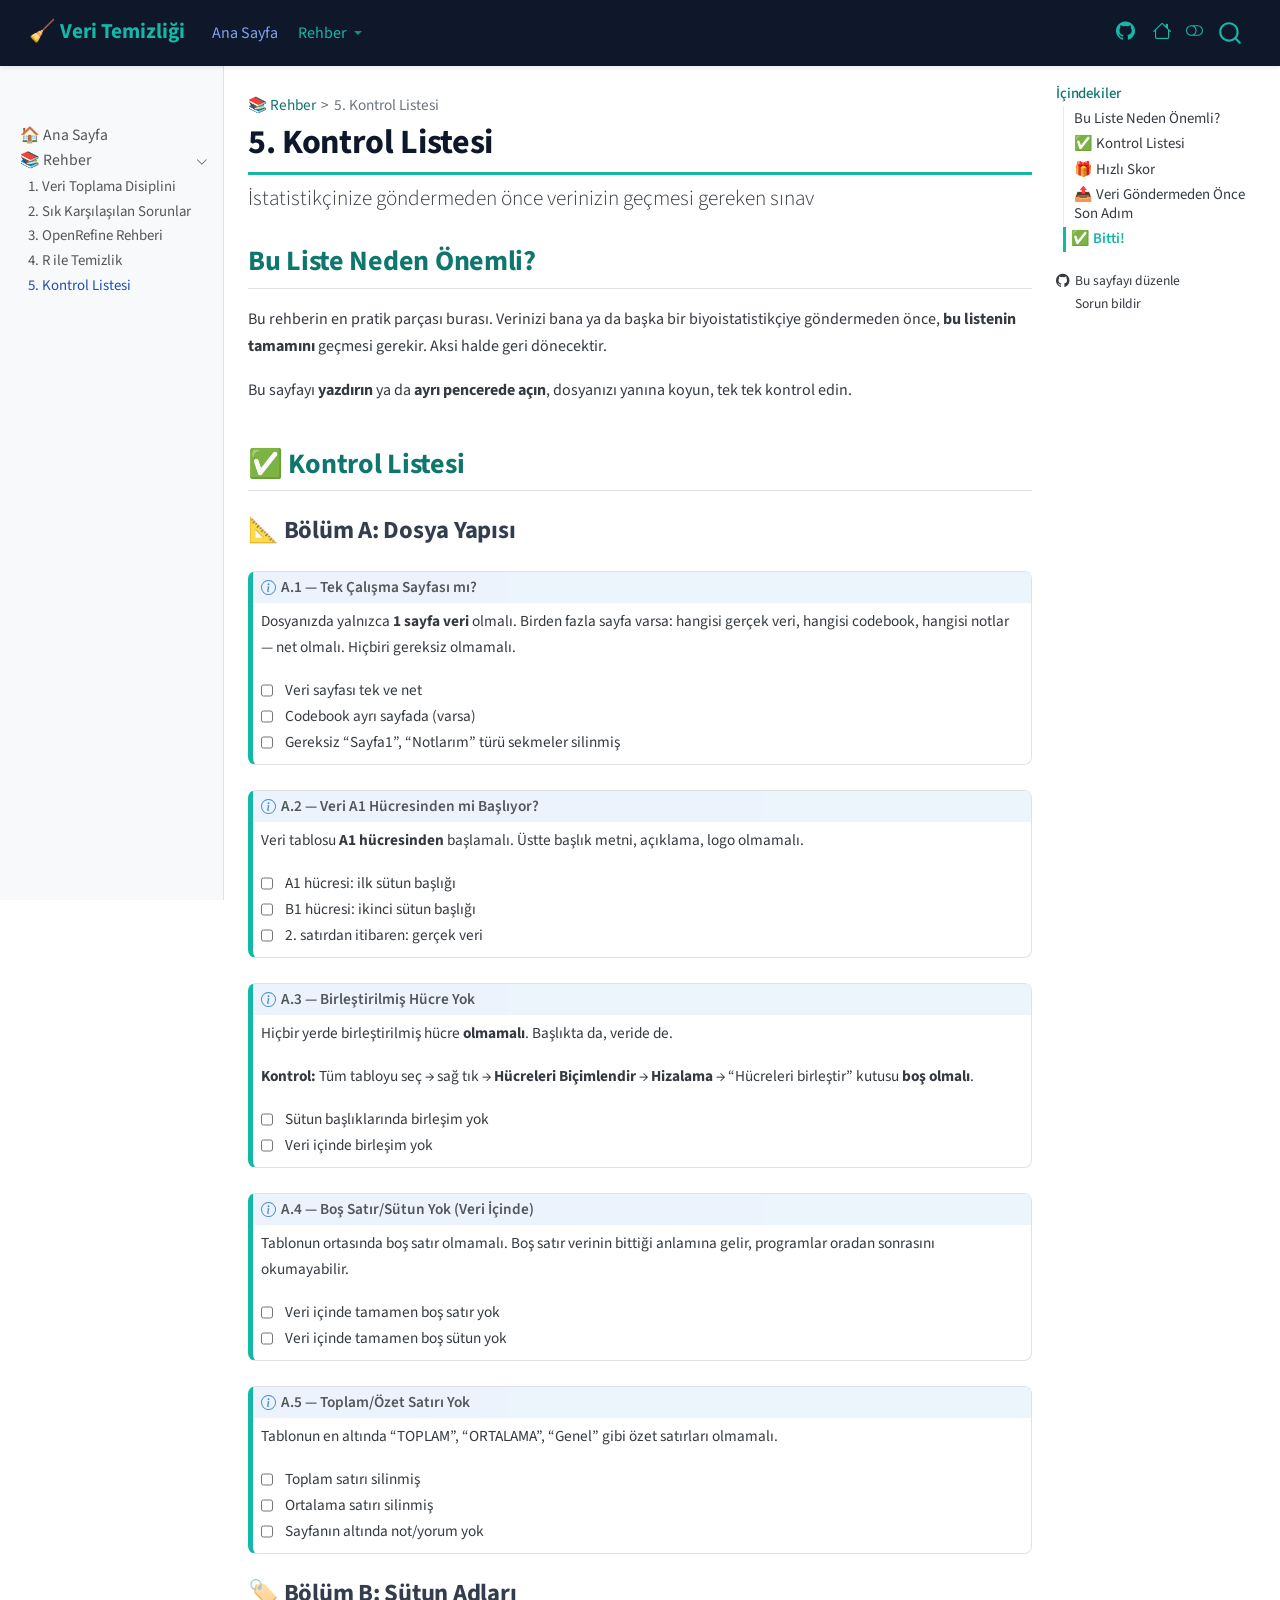
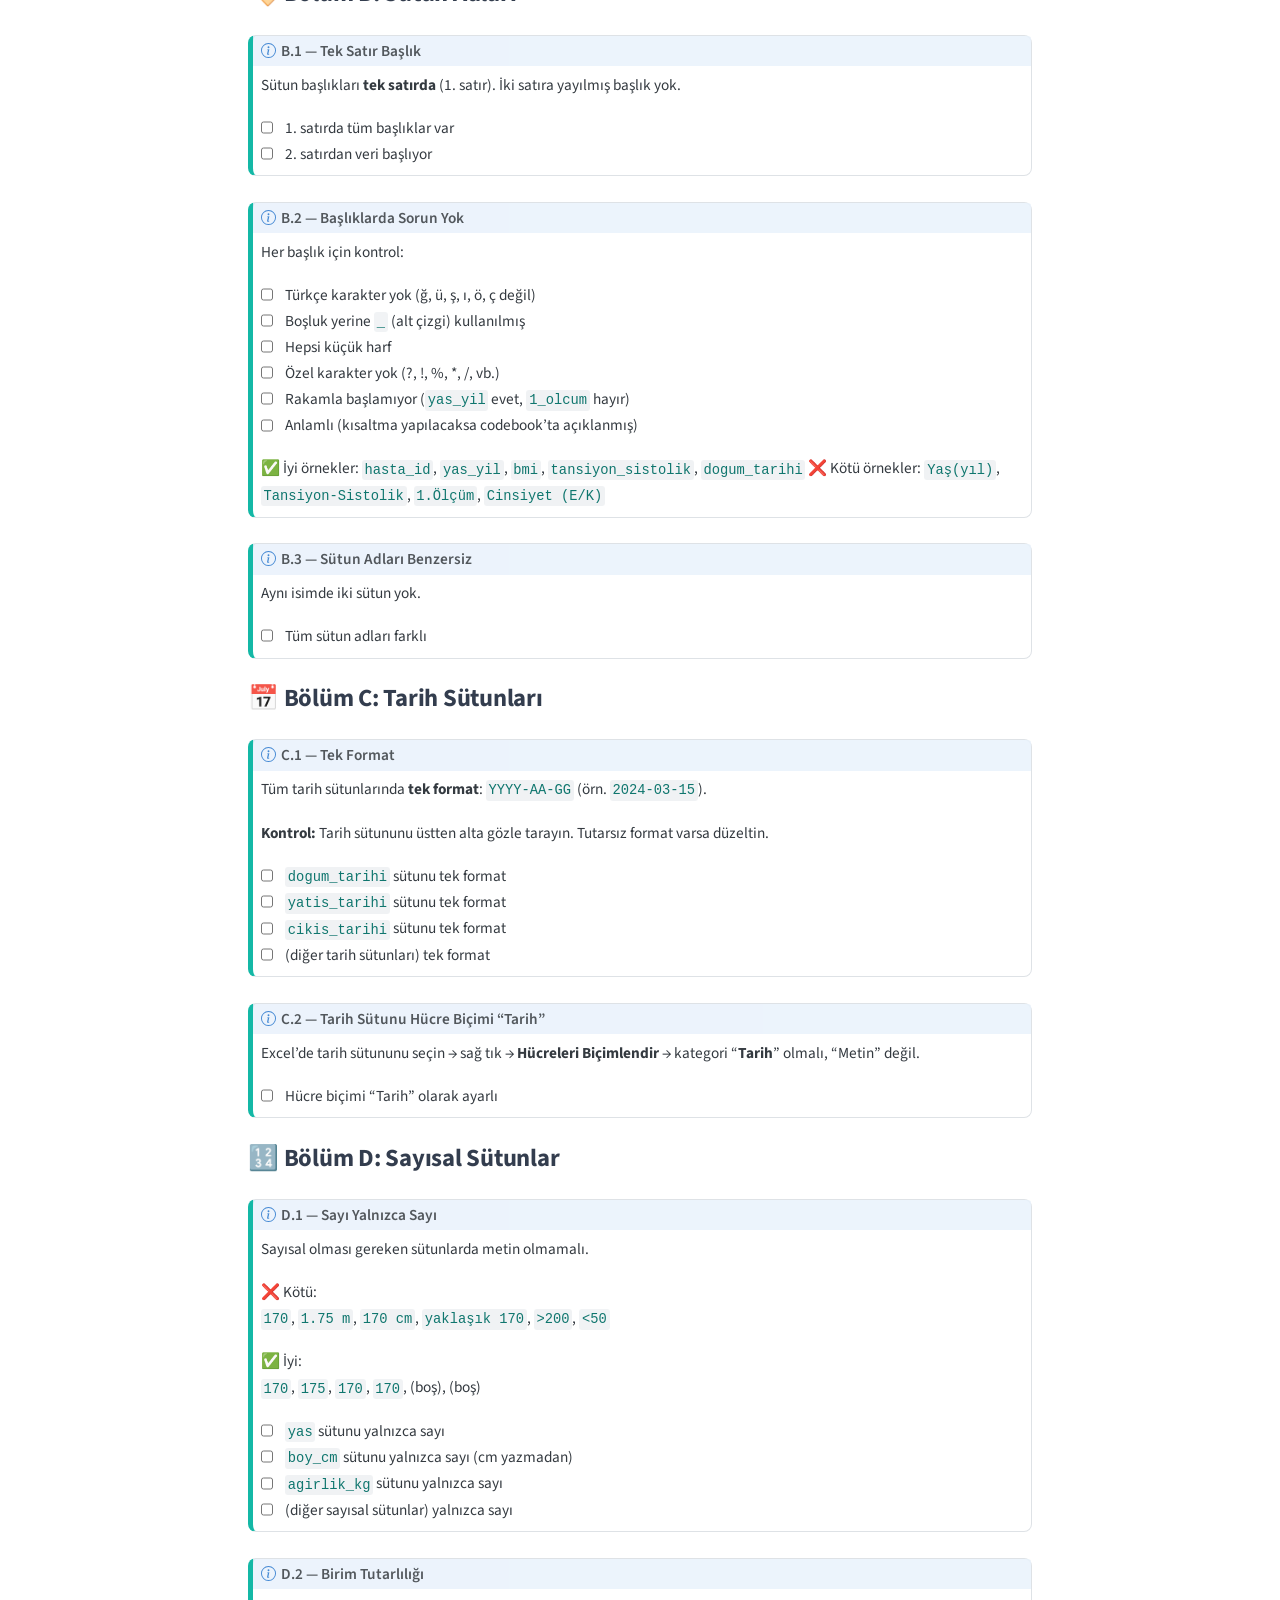
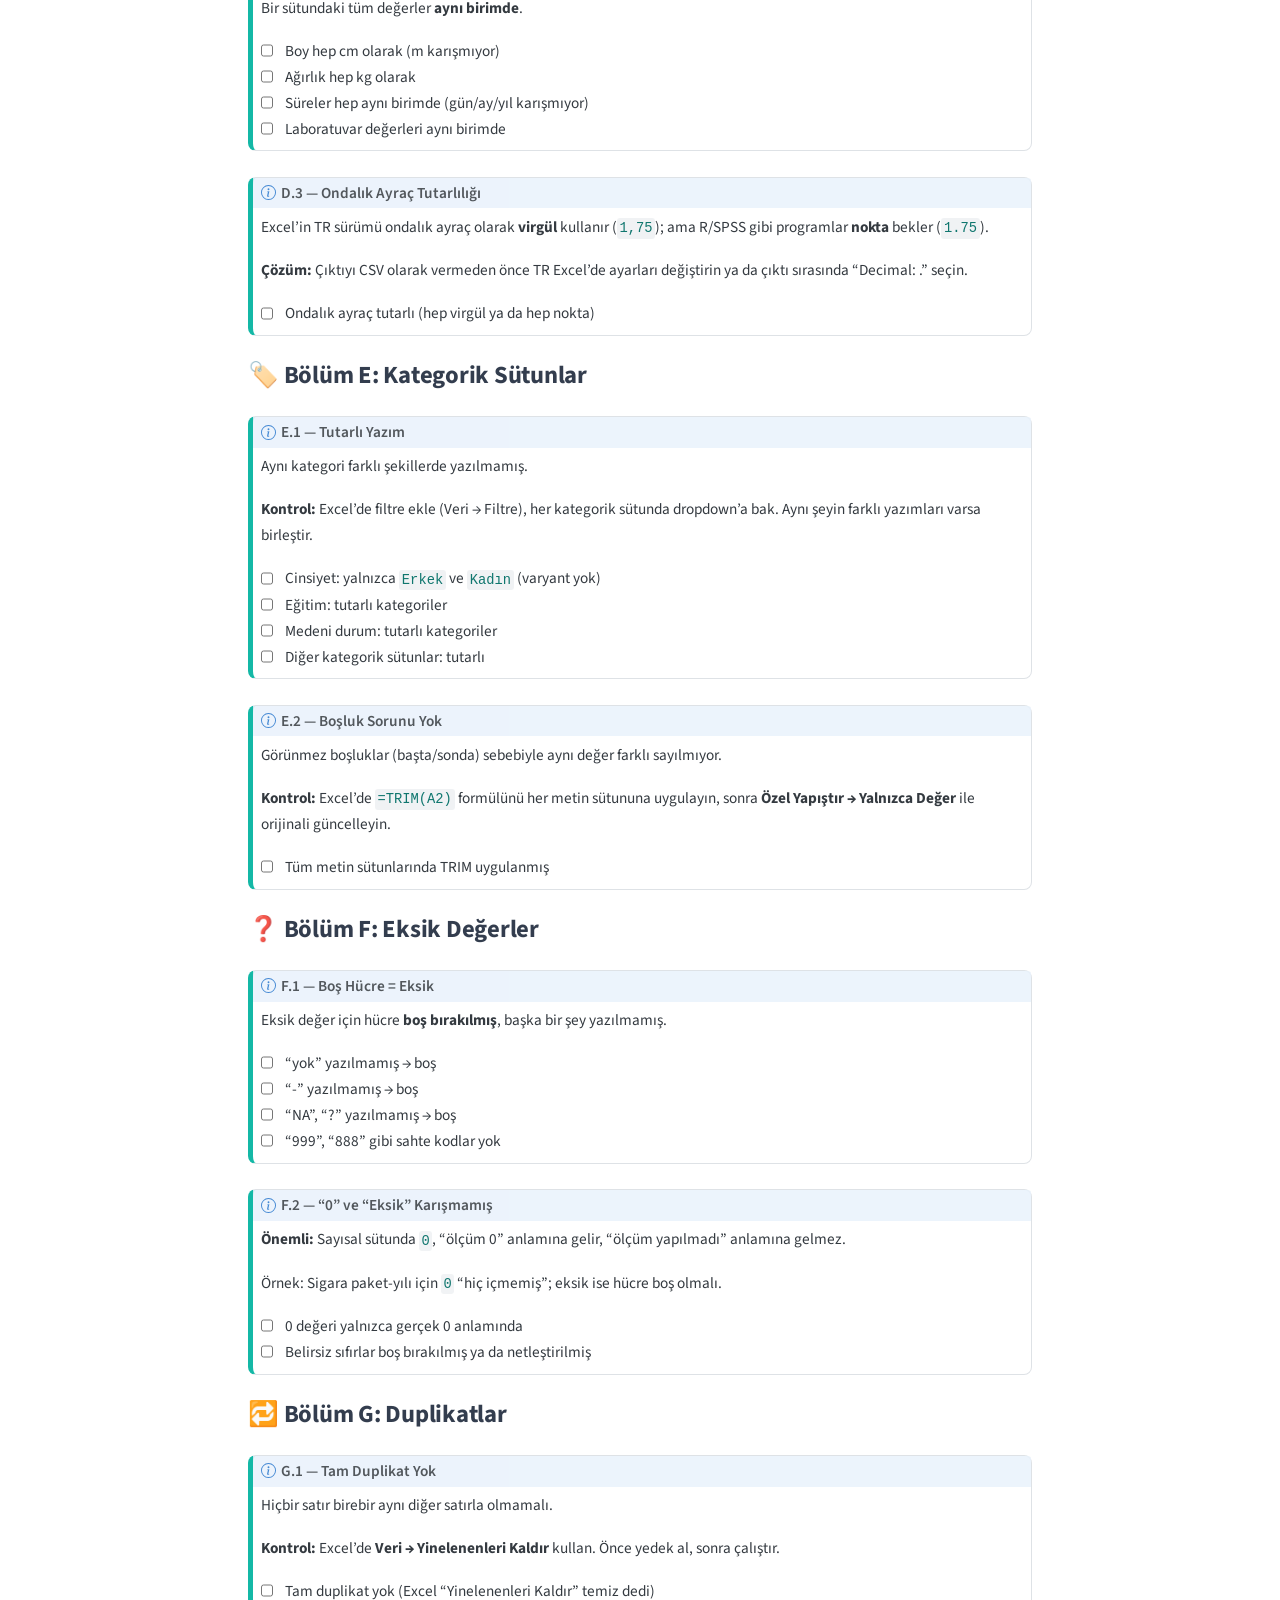
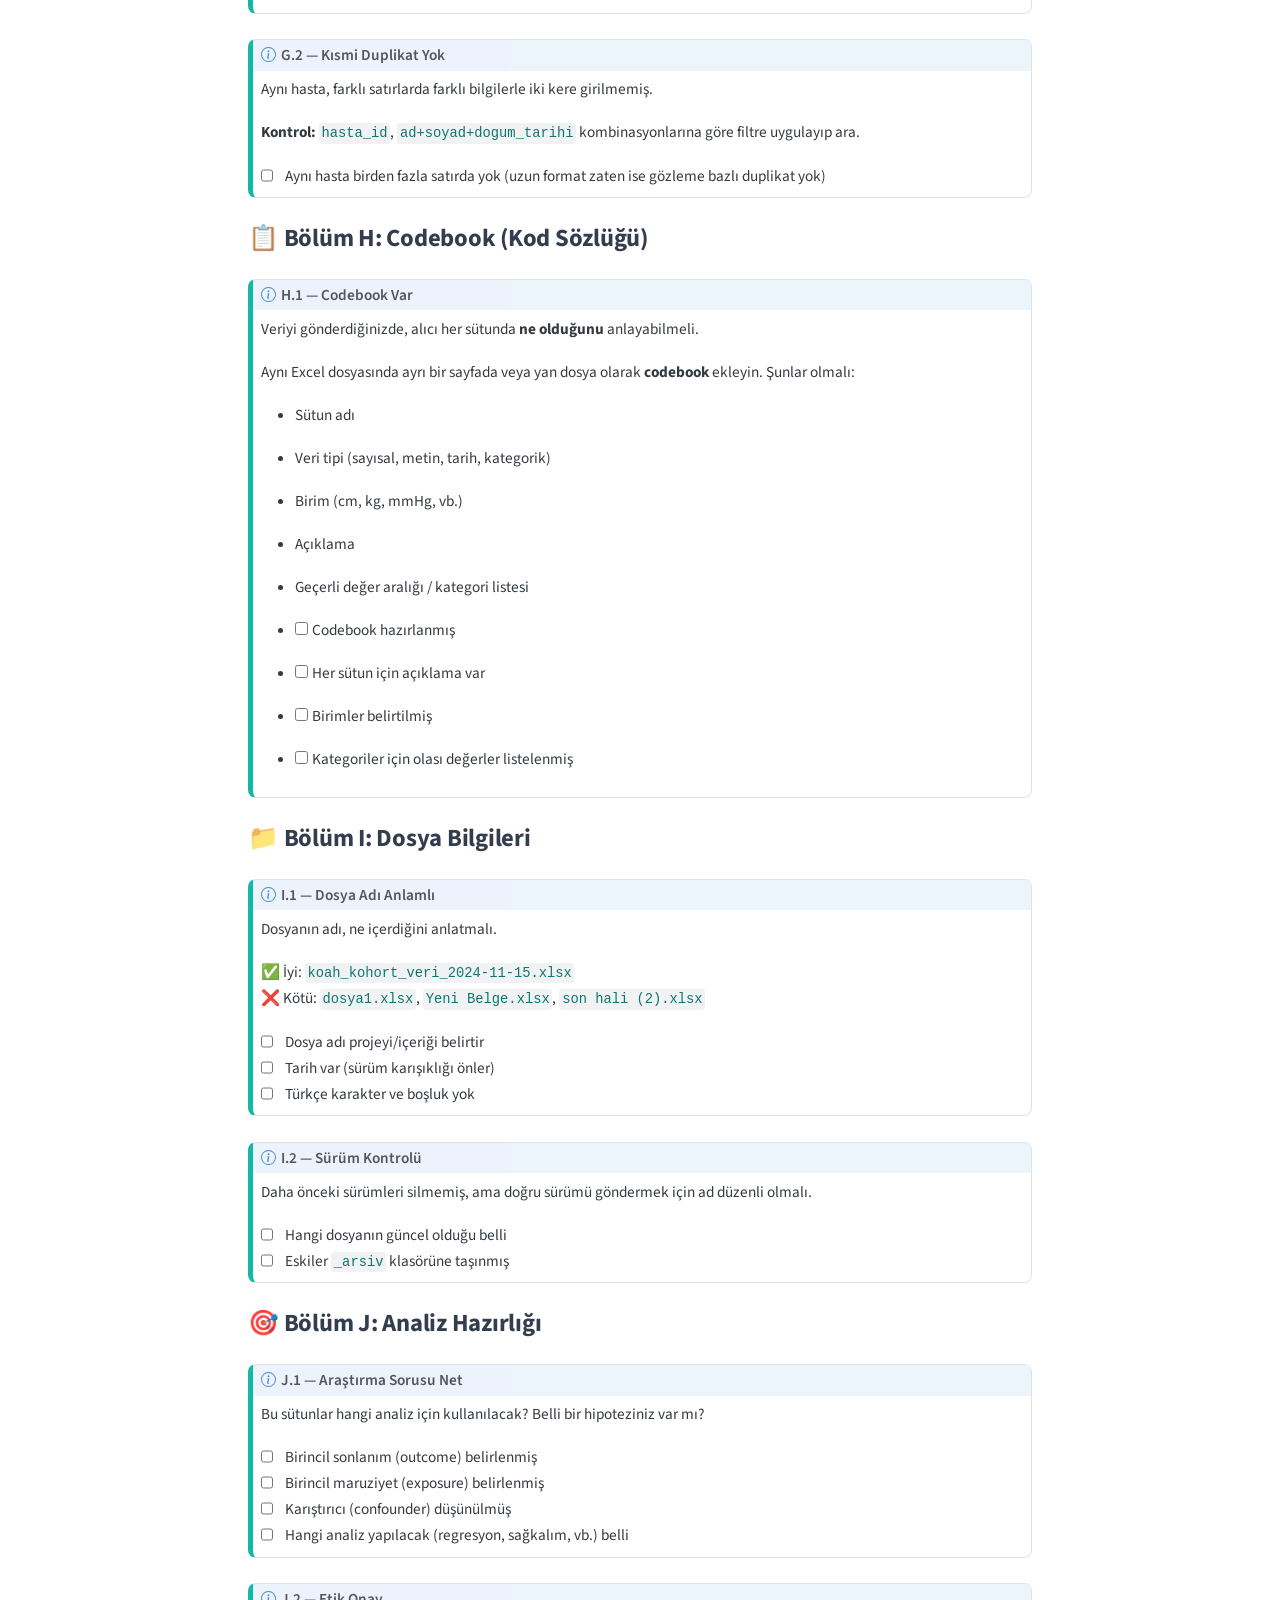
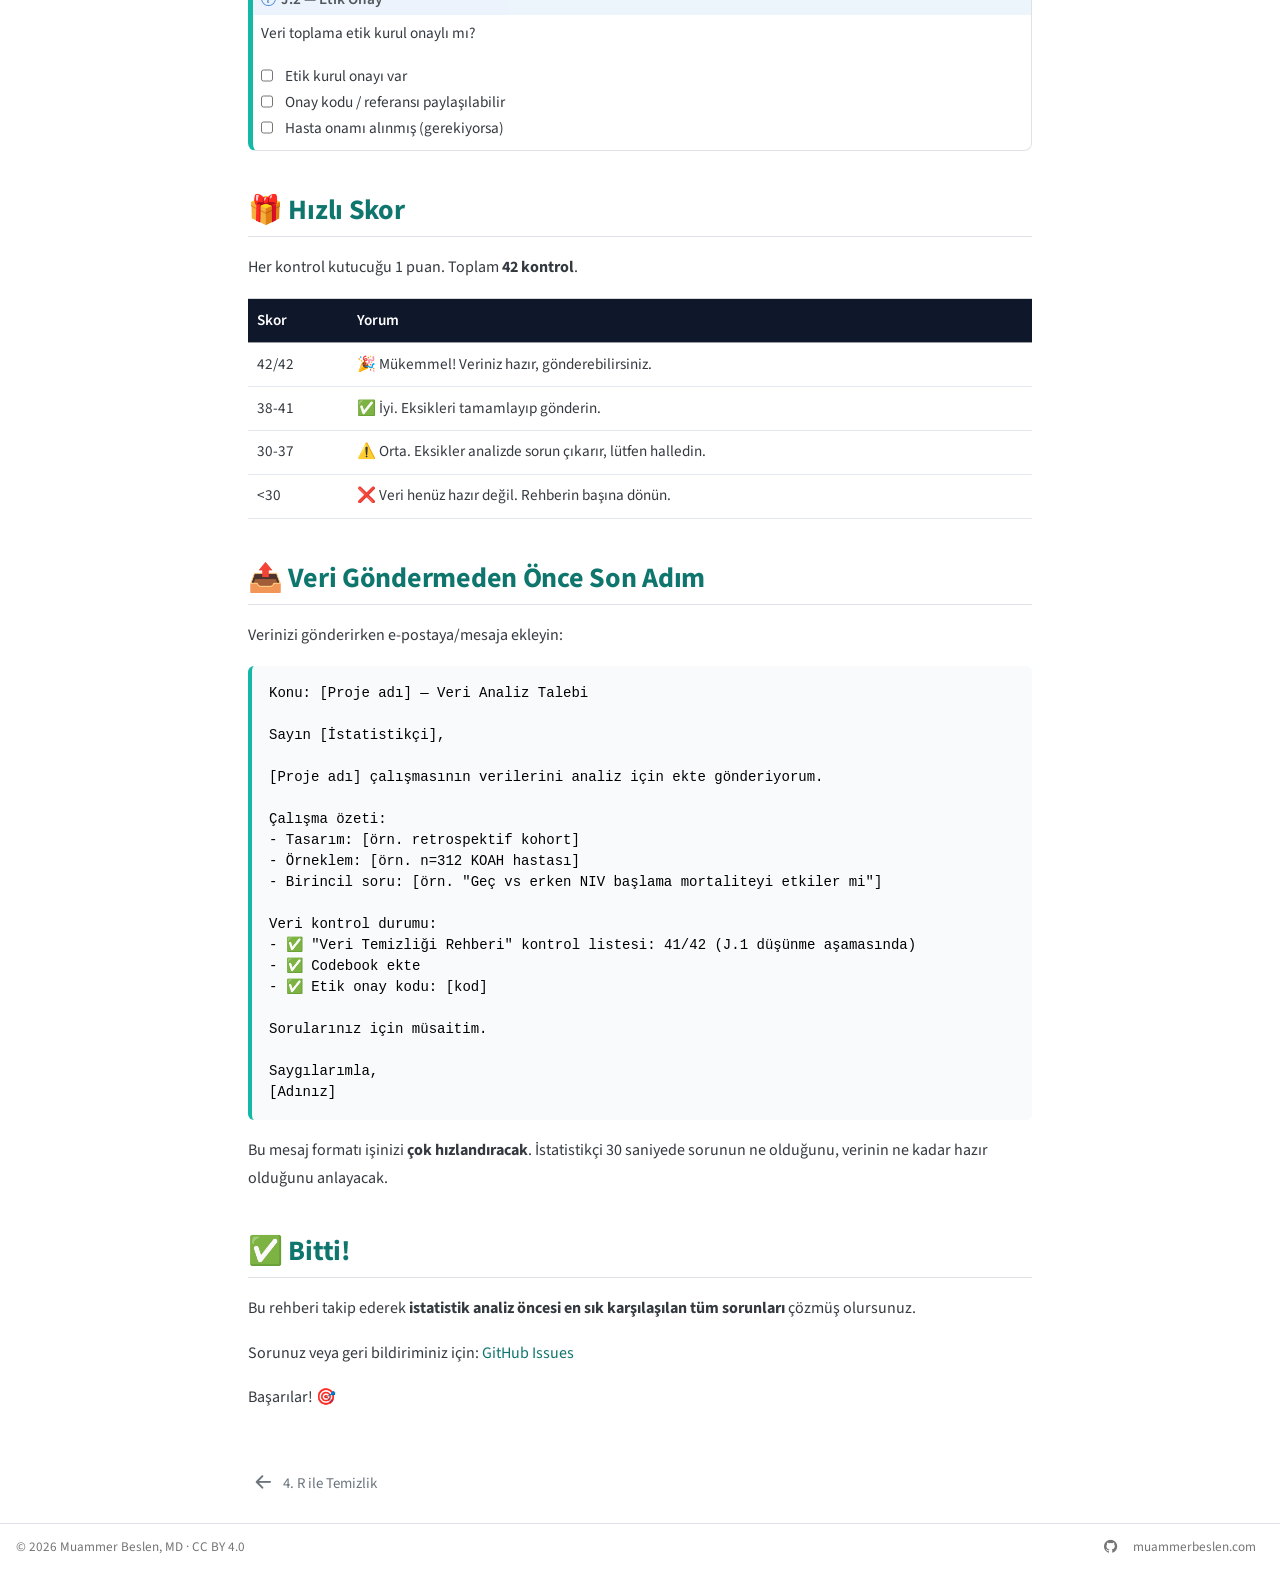
<file: rehber/05-kontrol-listesi.html>
<!DOCTYPE html>
<html xmlns="http://www.w3.org/1999/xhtml" lang="tr" xml:lang="tr"><head>

<meta charset="utf-8">
<meta name="generator" content="quarto-1.9.37">

<meta name="viewport" content="width=device-width, initial-scale=1.0, user-scalable=yes">


<title>5. Kontrol Listesi – Veri Temizliği Rehberi</title>
<style>
/* Default styles provided by pandoc.
** See https://pandoc.org/MANUAL.html#variables-for-html for config info.
*/
code{white-space: pre-wrap;}
span.smallcaps{font-variant: small-caps;}
div.columns{display: flex; gap: min(4vw, 1.5em);}
div.column{flex: auto; overflow-x: auto;}
div.hanging-indent{margin-left: 1.5em; text-indent: -1.5em;}
ul.task-list{list-style: none;}
ul.task-list li input[type="checkbox"] {
  width: 0.8em;
  margin: 0 0.8em 0.2em -1em; /* quarto-specific, see https://github.com/quarto-dev/quarto-cli/issues/4556 */ 
  vertical-align: middle;
}
</style>


<script src="../site_libs/quarto-nav/quarto-nav.js"></script>
<script src="../site_libs/quarto-nav/headroom.min.js"></script>
<script src="../site_libs/clipboard/clipboard.min.js"></script>
<script src="../site_libs/quarto-search/autocomplete.umd.js"></script>
<script src="../site_libs/quarto-search/fuse.min.js"></script>
<script src="../site_libs/quarto-search/quarto-search.js"></script>
<meta name="quarto:offset" content="../">
<link href="../rehber/04-r-temizlik.html" rel="prev">
<script src="../site_libs/quarto-html/quarto.js" type="module"></script>
<script src="../site_libs/quarto-html/tabsets/tabsets.js" type="module"></script>
<script src="../site_libs/quarto-html/popper.min.js"></script>
<script src="../site_libs/quarto-html/tippy.umd.min.js"></script>
<script src="../site_libs/quarto-html/anchor.min.js"></script>
<link href="../site_libs/quarto-html/tippy.css" rel="stylesheet">
<link href="../site_libs/quarto-html/quarto-syntax-highlighting-acf12a64177840b8d86f2d4f01b2e9fb.css" rel="stylesheet" class="quarto-color-scheme" id="quarto-text-highlighting-styles">
<link href="../site_libs/quarto-html/quarto-syntax-highlighting-dark-23bbe8b5e4efc1e257f6d59dce478b08.css" rel="stylesheet" class="quarto-color-scheme quarto-color-alternate" id="quarto-text-highlighting-styles">
<link href="../site_libs/quarto-html/quarto-syntax-highlighting-acf12a64177840b8d86f2d4f01b2e9fb.css" rel="stylesheet" class="quarto-color-scheme-extra" id="quarto-text-highlighting-styles">
<script src="../site_libs/bootstrap/bootstrap.min.js"></script>
<link href="../site_libs/bootstrap/bootstrap-icons.css" rel="stylesheet">
<link href="../site_libs/bootstrap/bootstrap-5feaabed66f5ac1224eebc6339d715e7.min.css" rel="stylesheet" append-hash="true" class="quarto-color-scheme" id="quarto-bootstrap" data-mode="light">
<link href="../site_libs/bootstrap/bootstrap-dark-e463fe4cac91f302a4b3b62c8a97ad20.min.css" rel="stylesheet" append-hash="true" class="quarto-color-scheme quarto-color-alternate" id="quarto-bootstrap" data-mode="dark">
<link href="../site_libs/bootstrap/bootstrap-5feaabed66f5ac1224eebc6339d715e7.min.css" rel="stylesheet" append-hash="true" class="quarto-color-scheme-extra" id="quarto-bootstrap" data-mode="light">
<script id="quarto-search-options" type="application/json">{
  "location": "navbar",
  "copy-button": false,
  "collapse-after": 3,
  "panel-placement": "end",
  "type": "overlay",
  "limit": 50,
  "keyboard-shortcut": [
    "f",
    "/",
    "s"
  ],
  "show-item-context": false,
  "language": {
    "search-no-results-text": "Sonuç yok",
    "search-matching-documents-text": "eşleşen belgeler",
    "search-copy-link-title": "Aramak için bağlantıyı kopyalayın",
    "search-hide-matches-text": "Ek eşleşmeleri gizle",
    "search-more-match-text": "bu belgede bir tane daha eşleşme",
    "search-more-matches-text": "bu belgede daha fazla eşleşme",
    "search-clear-button-title": "Temizle",
    "search-text-placeholder": "",
    "search-detached-cancel-button-title": "İptal et",
    "search-submit-button-title": "Gönder",
    "search-label": "Ara"
  }
}</script>
<style>html{ scroll-behavior: smooth; }</style>


<link rel="stylesheet" href="../styles.css">
</head>

<body class="nav-sidebar docked nav-fixed quarto-light"><script id="quarto-html-before-body" type="application/javascript">
    const toggleBodyColorMode = (bsSheetEl) => {
      const mode = bsSheetEl.getAttribute("data-mode");
      const bodyEl = window.document.querySelector("body");
      if (mode === "dark") {
        bodyEl.classList.add("quarto-dark");
        bodyEl.classList.remove("quarto-light");
      } else {
        bodyEl.classList.add("quarto-light");
        bodyEl.classList.remove("quarto-dark");
      }
    }
    const toggleBodyColorPrimary = () => {
      const bsSheetEl = window.document.querySelector("link#quarto-bootstrap:not([rel=disabled-stylesheet])");
      if (bsSheetEl) {
        toggleBodyColorMode(bsSheetEl);
      }
    }
    const setColorSchemeToggle = (alternate) => {
      const toggles = window.document.querySelectorAll('.quarto-color-scheme-toggle');
      for (let i=0; i < toggles.length; i++) {
        const toggle = toggles[i];
        if (toggle) {
          if (alternate) {
            toggle.classList.add("alternate");
          } else {
            toggle.classList.remove("alternate");
          }
        }
      }
    };
    const toggleColorMode = (alternate) => {
      // Switch the stylesheets
      const primaryStylesheets = window.document.querySelectorAll('link.quarto-color-scheme:not(.quarto-color-alternate)');
      const alternateStylesheets = window.document.querySelectorAll('link.quarto-color-scheme.quarto-color-alternate');
      manageTransitions('#quarto-margin-sidebar .nav-link', false);
      if (alternate) {
        // note: dark is layered on light, we don't disable primary!
        enableStylesheet(alternateStylesheets);
        for (const sheetNode of alternateStylesheets) {
          if (sheetNode.id === "quarto-bootstrap") {
            toggleBodyColorMode(sheetNode);
          }
        }
      } else {
        disableStylesheet(alternateStylesheets);
        enableStylesheet(primaryStylesheets)
        toggleBodyColorPrimary();
      }
      manageTransitions('#quarto-margin-sidebar .nav-link', true);
      // Switch the toggles
      setColorSchemeToggle(alternate)
      // Hack to workaround the fact that safari doesn't
      // properly recolor the scrollbar when toggling (#1455)
      if (navigator.userAgent.indexOf('Safari') > 0 && navigator.userAgent.indexOf('Chrome') == -1) {
        manageTransitions("body", false);
        window.scrollTo(0, 1);
        setTimeout(() => {
          window.scrollTo(0, 0);
          manageTransitions("body", true);
        }, 40);
      }
    }
    const disableStylesheet = (stylesheets) => {
      for (let i=0; i < stylesheets.length; i++) {
        const stylesheet = stylesheets[i];
        stylesheet.rel = 'disabled-stylesheet';
      }
    }
    const enableStylesheet = (stylesheets) => {
      for (let i=0; i < stylesheets.length; i++) {
        const stylesheet = stylesheets[i];
        if(stylesheet.rel !== 'stylesheet') { // for Chrome, which will still FOUC without this check
          stylesheet.rel = 'stylesheet';
        }
      }
    }
    const manageTransitions = (selector, allowTransitions) => {
      const els = window.document.querySelectorAll(selector);
      for (let i=0; i < els.length; i++) {
        const el = els[i];
        if (allowTransitions) {
          el.classList.remove('notransition');
        } else {
          el.classList.add('notransition');
        }
      }
    }
    const isFileUrl = () => {
      return window.location.protocol === 'file:';
    }
    const hasAlternateSentinel = () => {
      let styleSentinel = getColorSchemeSentinel();
      if (styleSentinel !== null) {
        return styleSentinel === "alternate";
      } else {
        return false;
      }
    }
    const setStyleSentinel = (alternate) => {
      const value = alternate ? "alternate" : "default";
      if (!isFileUrl()) {
        window.localStorage.setItem("quarto-color-scheme", value);
      } else {
        localAlternateSentinel = value;
      }
    }
    const getColorSchemeSentinel = () => {
      if (!isFileUrl()) {
        const storageValue = window.localStorage.getItem("quarto-color-scheme");
        return storageValue != null ? storageValue : localAlternateSentinel;
      } else {
        return localAlternateSentinel;
      }
    }
    const toggleGiscusIfUsed = (isAlternate, darkModeDefault) => {
      const baseTheme = document.querySelector('#giscus-base-theme')?.value ?? 'light';
      const alternateTheme = document.querySelector('#giscus-alt-theme')?.value ?? 'dark';
      let newTheme = '';
      if(authorPrefersDark) {
        newTheme = isAlternate ? baseTheme : alternateTheme;
      } else {
        newTheme = isAlternate ? alternateTheme : baseTheme;
      }
      const changeGiscusTheme = () => {
        // From: https://github.com/giscus/giscus/issues/336
        const sendMessage = (message) => {
          const iframe = document.querySelector('iframe.giscus-frame');
          if (!iframe) return;
          iframe.contentWindow.postMessage({ giscus: message }, 'https://giscus.app');
        }
        sendMessage({
          setConfig: {
            theme: newTheme
          }
        });
      }
      const isGiscussLoaded = window.document.querySelector('iframe.giscus-frame') !== null;
      if (isGiscussLoaded) {
        changeGiscusTheme();
      }
    };
    const authorPrefersDark = false;
    const darkModeDefault = authorPrefersDark;
      document.querySelector('link#quarto-text-highlighting-styles.quarto-color-scheme-extra').rel = 'disabled-stylesheet';
      document.querySelector('link#quarto-bootstrap.quarto-color-scheme-extra').rel = 'disabled-stylesheet';
    let localAlternateSentinel = darkModeDefault ? 'alternate' : 'default';
    // Dark / light mode switch
    window.quartoToggleColorScheme = () => {
      // Read the current dark / light value
      let toAlternate = !hasAlternateSentinel();
      toggleColorMode(toAlternate);
      setStyleSentinel(toAlternate);
      toggleGiscusIfUsed(toAlternate, darkModeDefault);
      window.dispatchEvent(new Event('resize'));
    };
    // Switch to dark mode if need be
    if (hasAlternateSentinel()) {
      toggleColorMode(true);
    } else {
      toggleColorMode(false);
    }
  </script>

<div id="quarto-search-results"></div>
  <header id="quarto-header" class="headroom fixed-top">
    <nav class="navbar navbar-expand-lg " data-bs-theme="dark">
      <div class="navbar-container container-fluid">
      <div class="navbar-brand-container mx-auto">
    <a class="navbar-brand" href="../index.html">
    <span class="navbar-title">🧹 Veri Temizliği</span>
    </a>
  </div>
            <div id="quarto-search" class="" title="Ara"></div>
          <button class="navbar-toggler" type="button" data-bs-toggle="collapse" data-bs-target="#navbarCollapse" aria-controls="navbarCollapse" role="menu" aria-expanded="false" aria-label="Gezinmeyi değiştir" onclick="if (window.quartoToggleHeadroom) { window.quartoToggleHeadroom(); }">
  <span class="navbar-toggler-icon"></span>
</button>
          <div class="collapse navbar-collapse" id="navbarCollapse">
            <ul class="navbar-nav navbar-nav-scroll me-auto">
  <li class="nav-item">
    <a class="nav-link active" href="../index.html" aria-current="page"> 
<span class="menu-text">Ana Sayfa</span></a>
  </li>  
  <li class="nav-item dropdown ">
    <a class="nav-link dropdown-toggle" href="#" id="nav-menu-rehber" role="link" data-bs-toggle="dropdown" aria-expanded="false">
 <span class="menu-text">Rehber</span>
    </a>
    <ul class="dropdown-menu" aria-labelledby="nav-menu-rehber">    
        <li>
    <a class="dropdown-item" href="../rehber/01-veri-toplama-disiplini.html">
 <span class="dropdown-text">1. Veri Toplama Disiplini</span></a>
  </li>  
        <li>
    <a class="dropdown-item" href="../rehber/02-sik-sorunlar.html">
 <span class="dropdown-text">2. Sık Karşılaşılan Sorunlar</span></a>
  </li>  
        <li>
    <a class="dropdown-item" href="../rehber/03-openrefine-rehberi.html">
 <span class="dropdown-text">3. OpenRefine Rehberi</span></a>
  </li>  
        <li>
    <a class="dropdown-item" href="../rehber/04-r-temizlik.html">
 <span class="dropdown-text">4. R ile Temizlik</span></a>
  </li>  
        <li>
    <a class="dropdown-item" href="../rehber/05-kontrol-listesi.html">
 <span class="dropdown-text">5. Kontrol Listesi</span></a>
  </li>  
    </ul>
  </li>
</ul>
            <ul class="navbar-nav navbar-nav-scroll ms-auto">
  <li class="nav-item compact">
    <a class="nav-link" href="https://github.com/drmuammer/veri-temizligi"> <i class="bi bi-github" role="img" aria-label="GitHub">
</i> 
<span class="menu-text"></span></a>
  </li>  
  <li class="nav-item compact">
    <a class="nav-link" href="https://muammerbeslen.com"> <i class="bi bi-house" role="img" aria-label="Website">
</i> 
<span class="menu-text"></span></a>
  </li>  
</ul>
          </div> <!-- /navcollapse -->
            <div class="quarto-navbar-tools">
  <a href="" class="quarto-color-scheme-toggle quarto-navigation-tool  px-1" onclick="window.quartoToggleColorScheme(); return false;" title="Karanlık modu değiştir"><i class="bi"></i></a>
</div>
      </div> <!-- /container-fluid -->
    </nav>
  <nav class="quarto-secondary-nav">
    <div class="container-fluid d-flex">
      <button type="button" class="quarto-btn-toggle btn" data-bs-toggle="collapse" role="button" data-bs-target=".quarto-sidebar-collapse-item" aria-controls="quarto-sidebar" aria-expanded="false" aria-label="Kenar çubuğunu değiştir" onclick="if (window.quartoToggleHeadroom) { window.quartoToggleHeadroom(); }">
        <i class="bi bi-layout-text-sidebar-reverse"></i>
      </button>
        <nav class="quarto-page-breadcrumbs" aria-label="breadcrumb"><ol class="breadcrumb"><li class="breadcrumb-item"><a href="../rehber/01-veri-toplama-disiplini.html">📚 Rehber</a></li><li class="breadcrumb-item"><a href="../rehber/05-kontrol-listesi.html">5. Kontrol Listesi</a></li></ol></nav>
        <a class="flex-grow-1" role="navigation" data-bs-toggle="collapse" data-bs-target=".quarto-sidebar-collapse-item" aria-controls="quarto-sidebar" aria-expanded="false" aria-label="Kenar çubuğunu değiştir" onclick="if (window.quartoToggleHeadroom) { window.quartoToggleHeadroom(); }">      
        </a>
      <button type="button" class="btn quarto-search-button" aria-label="Ara" onclick="window.quartoOpenSearch();">
        <i class="bi bi-search"></i>
      </button>
    </div>
  </nav>
</header>
<!-- content -->
<div id="quarto-content" class="quarto-container page-columns page-rows-contents page-layout-article page-navbar">
<!-- sidebar -->
  <nav id="quarto-sidebar" class="sidebar collapse collapse-horizontal quarto-sidebar-collapse-item sidebar-navigation docked overflow-auto">
        <div class="mt-2 flex-shrink-0 align-items-center">
        <div class="sidebar-search">
        <div id="quarto-search" class="" title="Ara"></div>
        </div>
        </div>
    <div class="sidebar-menu-container"> 
    <ul class="list-unstyled mt-1">
        <li class="sidebar-item">
  <div class="sidebar-item-container"> 
  <a href="../index.html" class="sidebar-item-text sidebar-link">
 <span class="menu-text">🏠 Ana Sayfa</span></a>
  </div>
</li>
        <li class="sidebar-item sidebar-item-section">
      <div class="sidebar-item-container"> 
            <a class="sidebar-item-text sidebar-link text-start" data-bs-toggle="collapse" data-bs-target="#quarto-sidebar-section-1" role="navigation" aria-expanded="true">
 <span class="menu-text">📚 Rehber</span></a>
          <a class="sidebar-item-toggle text-start" data-bs-toggle="collapse" data-bs-target="#quarto-sidebar-section-1" role="navigation" aria-expanded="true" aria-label="Bölümü değiştir">
            <i class="bi bi-chevron-right ms-2"></i>
          </a> 
      </div>
      <ul id="quarto-sidebar-section-1" class="collapse list-unstyled sidebar-section depth1 show">  
          <li class="sidebar-item">
  <div class="sidebar-item-container"> 
  <a href="../rehber/01-veri-toplama-disiplini.html" class="sidebar-item-text sidebar-link">
 <span class="menu-text">1. Veri Toplama Disiplini</span></a>
  </div>
</li>
          <li class="sidebar-item">
  <div class="sidebar-item-container"> 
  <a href="../rehber/02-sik-sorunlar.html" class="sidebar-item-text sidebar-link">
 <span class="menu-text">2. Sık Karşılaşılan Sorunlar</span></a>
  </div>
</li>
          <li class="sidebar-item">
  <div class="sidebar-item-container"> 
  <a href="../rehber/03-openrefine-rehberi.html" class="sidebar-item-text sidebar-link">
 <span class="menu-text">3. OpenRefine Rehberi</span></a>
  </div>
</li>
          <li class="sidebar-item">
  <div class="sidebar-item-container"> 
  <a href="../rehber/04-r-temizlik.html" class="sidebar-item-text sidebar-link">
 <span class="menu-text">4. R ile Temizlik</span></a>
  </div>
</li>
          <li class="sidebar-item">
  <div class="sidebar-item-container"> 
  <a href="../rehber/05-kontrol-listesi.html" class="sidebar-item-text sidebar-link active">
 <span class="menu-text">5. Kontrol Listesi</span></a>
  </div>
</li>
      </ul>
  </li>
    </ul>
    </div>
</nav>
<div id="quarto-sidebar-glass" class="quarto-sidebar-collapse-item" data-bs-toggle="collapse" data-bs-target=".quarto-sidebar-collapse-item"></div>
<!-- margin-sidebar -->
    <div id="quarto-margin-sidebar" class="sidebar margin-sidebar">
        <nav id="TOC" role="doc-toc" class="toc-active">
    <h2 id="toc-title">İçindekiler</h2>
   
  <ul>
  <li><a href="#bu-liste-neden-önemli" id="toc-bu-liste-neden-önemli" class="nav-link active" data-scroll-target="#bu-liste-neden-önemli">Bu Liste Neden Önemli?</a></li>
  <li><a href="#kontrol-listesi" id="toc-kontrol-listesi" class="nav-link" data-scroll-target="#kontrol-listesi">✅ Kontrol Listesi</a>
  <ul class="collapse">
  <li><a href="#bölüm-a-dosya-yapısı" id="toc-bölüm-a-dosya-yapısı" class="nav-link" data-scroll-target="#bölüm-a-dosya-yapısı">📐 Bölüm A: Dosya Yapısı</a></li>
  <li><a href="#bölüm-b-sütun-adları" id="toc-bölüm-b-sütun-adları" class="nav-link" data-scroll-target="#bölüm-b-sütun-adları">🏷️ Bölüm B: Sütun Adları</a></li>
  <li><a href="#bölüm-c-tarih-sütunları" id="toc-bölüm-c-tarih-sütunları" class="nav-link" data-scroll-target="#bölüm-c-tarih-sütunları">📅 Bölüm C: Tarih Sütunları</a></li>
  <li><a href="#bölüm-d-sayısal-sütunlar" id="toc-bölüm-d-sayısal-sütunlar" class="nav-link" data-scroll-target="#bölüm-d-sayısal-sütunlar">🔢 Bölüm D: Sayısal Sütunlar</a></li>
  <li><a href="#bölüm-e-kategorik-sütunlar" id="toc-bölüm-e-kategorik-sütunlar" class="nav-link" data-scroll-target="#bölüm-e-kategorik-sütunlar">🏷️ Bölüm E: Kategorik Sütunlar</a></li>
  <li><a href="#bölüm-f-eksik-değerler" id="toc-bölüm-f-eksik-değerler" class="nav-link" data-scroll-target="#bölüm-f-eksik-değerler">❓ Bölüm F: Eksik Değerler</a></li>
  <li><a href="#bölüm-g-duplikatlar" id="toc-bölüm-g-duplikatlar" class="nav-link" data-scroll-target="#bölüm-g-duplikatlar">🔁 Bölüm G: Duplikatlar</a></li>
  <li><a href="#bölüm-h-codebook-kod-sözlüğü" id="toc-bölüm-h-codebook-kod-sözlüğü" class="nav-link" data-scroll-target="#bölüm-h-codebook-kod-sözlüğü">📋 Bölüm H: Codebook (Kod Sözlüğü)</a></li>
  <li><a href="#bölüm-i-dosya-bilgileri" id="toc-bölüm-i-dosya-bilgileri" class="nav-link" data-scroll-target="#bölüm-i-dosya-bilgileri">📁 Bölüm I: Dosya Bilgileri</a></li>
  <li><a href="#bölüm-j-analiz-hazırlığı" id="toc-bölüm-j-analiz-hazırlığı" class="nav-link" data-scroll-target="#bölüm-j-analiz-hazırlığı">🎯 Bölüm J: Analiz Hazırlığı</a></li>
  </ul></li>
  <li><a href="#hızlı-skor" id="toc-hızlı-skor" class="nav-link" data-scroll-target="#hızlı-skor">🎁 Hızlı Skor</a></li>
  <li><a href="#veri-göndermeden-önce-son-adım" id="toc-veri-göndermeden-önce-son-adım" class="nav-link" data-scroll-target="#veri-göndermeden-önce-son-adım">📤 Veri Göndermeden Önce Son Adım</a></li>
  <li><a href="#bitti" id="toc-bitti" class="nav-link" data-scroll-target="#bitti">✅ Bitti!</a></li>
  </ul>
<div class="toc-actions"><ul><li><a href="https://github.com/drmuammer/veri-temizligi/edit/main/rehber/05-kontrol-listesi.qmd" class="toc-action"><i class="bi bi-github"></i>Bu sayfayı düzenle</a></li><li><a href="https://github.com/drmuammer/veri-temizligi/issues/new" class="toc-action"><i class="bi empty"></i>Sorun bildir</a></li></ul></div></nav>
    </div>
<!-- main -->
<main class="content" id="quarto-document-content">


<header id="title-block-header" class="quarto-title-block default"><nav class="quarto-page-breadcrumbs quarto-title-breadcrumbs d-none d-lg-block" aria-label="breadcrumb"><ol class="breadcrumb"><li class="breadcrumb-item"><a href="../rehber/01-veri-toplama-disiplini.html">📚 Rehber</a></li><li class="breadcrumb-item"><a href="../rehber/05-kontrol-listesi.html">5. Kontrol Listesi</a></li></ol></nav>
<div class="quarto-title">
<h1 class="title">5. Kontrol Listesi</h1>
<p class="subtitle lead">İstatistikçinize göndermeden önce verinizin geçmesi gereken sınav</p>
</div>



<div class="quarto-title-meta">

    
  
    
  </div>
  


</header>


<section id="bu-liste-neden-önemli" class="level2">
<h2 class="anchored" data-anchor-id="bu-liste-neden-önemli">Bu Liste Neden Önemli?</h2>
<p>Bu rehberin en pratik parçası burası. Verinizi bana ya da başka bir biyoistatistikçiye göndermeden önce, <strong>bu listenin tamamını</strong> geçmesi gerekir. Aksi halde geri dönecektir.</p>
<p>Bu sayfayı <strong>yazdırın</strong> ya da <strong>ayrı pencerede açın</strong>, dosyanızı yanına koyun, tek tek kontrol edin.</p>
</section>
<section id="kontrol-listesi" class="level2">
<h2 class="anchored" data-anchor-id="kontrol-listesi">✅ Kontrol Listesi</h2>
<section id="bölüm-a-dosya-yapısı" class="level3">
<h3 class="anchored" data-anchor-id="bölüm-a-dosya-yapısı">📐 Bölüm A: Dosya Yapısı</h3>
<div class="callout callout-style-default callout-note callout-titled">
<div class="callout-header d-flex align-content-center">
<div class="callout-icon-container">
<i class="callout-icon"></i>
</div>
<div class="callout-title-container flex-fill">
<span class="screen-reader-only">Not</span>A.1 — Tek Çalışma Sayfası mı?
</div>
</div>
<div class="callout-body-container callout-body">
<p>Dosyanızda yalnızca <strong>1 sayfa veri</strong> olmalı. Birden fazla sayfa varsa: hangisi gerçek veri, hangisi codebook, hangisi notlar — net olmalı. Hiçbiri gereksiz olmamalı.</p>
<ul class="task-list">
<li><label><input type="checkbox">Veri sayfası tek ve net</label></li>
<li><label><input type="checkbox">Codebook ayrı sayfada (varsa)</label></li>
<li><label><input type="checkbox">Gereksiz “Sayfa1”, “Notlarım” türü sekmeler silinmiş</label></li>
</ul>
</div>
</div>
<div class="callout callout-style-default callout-note callout-titled">
<div class="callout-header d-flex align-content-center">
<div class="callout-icon-container">
<i class="callout-icon"></i>
</div>
<div class="callout-title-container flex-fill">
<span class="screen-reader-only">Not</span>A.2 — Veri A1 Hücresinden mi Başlıyor?
</div>
</div>
<div class="callout-body-container callout-body">
<p>Veri tablosu <strong>A1 hücresinden</strong> başlamalı. Üstte başlık metni, açıklama, logo olmamalı.</p>
<ul class="task-list">
<li><label><input type="checkbox">A1 hücresi: ilk sütun başlığı</label></li>
<li><label><input type="checkbox">B1 hücresi: ikinci sütun başlığı</label></li>
<li><label><input type="checkbox">2. satırdan itibaren: gerçek veri</label></li>
</ul>
</div>
</div>
<div class="callout callout-style-default callout-note callout-titled">
<div class="callout-header d-flex align-content-center">
<div class="callout-icon-container">
<i class="callout-icon"></i>
</div>
<div class="callout-title-container flex-fill">
<span class="screen-reader-only">Not</span>A.3 — Birleştirilmiş Hücre Yok
</div>
</div>
<div class="callout-body-container callout-body">
<p>Hiçbir yerde birleştirilmiş hücre <strong>olmamalı</strong>. Başlıkta da, veride de.</p>
<p><strong>Kontrol:</strong> Tüm tabloyu seç → sağ tık → <strong>Hücreleri Biçimlendir</strong> → <strong>Hizalama</strong> → “Hücreleri birleştir” kutusu <strong>boş olmalı</strong>.</p>
<ul class="task-list">
<li><label><input type="checkbox">Sütun başlıklarında birleşim yok</label></li>
<li><label><input type="checkbox">Veri içinde birleşim yok</label></li>
</ul>
</div>
</div>
<div class="callout callout-style-default callout-note callout-titled">
<div class="callout-header d-flex align-content-center">
<div class="callout-icon-container">
<i class="callout-icon"></i>
</div>
<div class="callout-title-container flex-fill">
<span class="screen-reader-only">Not</span>A.4 — Boş Satır/Sütun Yok (Veri İçinde)
</div>
</div>
<div class="callout-body-container callout-body">
<p>Tablonun ortasında boş satır olmamalı. Boş satır verinin bittiği anlamına gelir, programlar oradan sonrasını okumayabilir.</p>
<ul class="task-list">
<li><label><input type="checkbox">Veri içinde tamamen boş satır yok</label></li>
<li><label><input type="checkbox">Veri içinde tamamen boş sütun yok</label></li>
</ul>
</div>
</div>
<div class="callout callout-style-default callout-note callout-titled">
<div class="callout-header d-flex align-content-center">
<div class="callout-icon-container">
<i class="callout-icon"></i>
</div>
<div class="callout-title-container flex-fill">
<span class="screen-reader-only">Not</span>A.5 — Toplam/Özet Satırı Yok
</div>
</div>
<div class="callout-body-container callout-body">
<p>Tablonun en altında “TOPLAM”, “ORTALAMA”, “Genel” gibi özet satırları olmamalı.</p>
<ul class="task-list">
<li><label><input type="checkbox">Toplam satırı silinmiş</label></li>
<li><label><input type="checkbox">Ortalama satırı silinmiş</label></li>
<li><label><input type="checkbox">Sayfanın altında not/yorum yok</label></li>
</ul>
</div>
</div>
</section>
<section id="bölüm-b-sütun-adları" class="level3">
<h3 class="anchored" data-anchor-id="bölüm-b-sütun-adları">🏷️ Bölüm B: Sütun Adları</h3>
<div class="callout callout-style-default callout-note callout-titled">
<div class="callout-header d-flex align-content-center">
<div class="callout-icon-container">
<i class="callout-icon"></i>
</div>
<div class="callout-title-container flex-fill">
<span class="screen-reader-only">Not</span>B.1 — Tek Satır Başlık
</div>
</div>
<div class="callout-body-container callout-body">
<p>Sütun başlıkları <strong>tek satırda</strong> (1. satır). İki satıra yayılmış başlık yok.</p>
<ul class="task-list">
<li><label><input type="checkbox">1. satırda tüm başlıklar var</label></li>
<li><label><input type="checkbox">2. satırdan veri başlıyor</label></li>
</ul>
</div>
</div>
<div class="callout callout-style-default callout-note callout-titled">
<div class="callout-header d-flex align-content-center">
<div class="callout-icon-container">
<i class="callout-icon"></i>
</div>
<div class="callout-title-container flex-fill">
<span class="screen-reader-only">Not</span>B.2 — Başlıklarda Sorun Yok
</div>
</div>
<div class="callout-body-container callout-body">
<p>Her başlık için kontrol:</p>
<ul class="task-list">
<li><label><input type="checkbox">Türkçe karakter yok (ğ, ü, ş, ı, ö, ç değil)</label></li>
<li><label><input type="checkbox">Boşluk yerine <code>_</code> (alt çizgi) kullanılmış</label></li>
<li><label><input type="checkbox">Hepsi küçük harf</label></li>
<li><label><input type="checkbox">Özel karakter yok (?, !, %, *, /, vb.)</label></li>
<li><label><input type="checkbox">Rakamla başlamıyor (<code>yas_yil</code> evet, <code>1_olcum</code> hayır)</label></li>
<li><label><input type="checkbox">Anlamlı (kısaltma yapılacaksa codebook’ta açıklanmış)</label></li>
</ul>
<p>✅ İyi örnekler: <code>hasta_id</code>, <code>yas_yil</code>, <code>bmi</code>, <code>tansiyon_sistolik</code>, <code>dogum_tarihi</code> ❌ Kötü örnekler: <code>Yaş(yıl)</code>, <code>Tansiyon-Sistolik</code>, <code>1.Ölçüm</code>, <code>Cinsiyet (E/K)</code></p>
</div>
</div>
<div class="callout callout-style-default callout-note callout-titled">
<div class="callout-header d-flex align-content-center">
<div class="callout-icon-container">
<i class="callout-icon"></i>
</div>
<div class="callout-title-container flex-fill">
<span class="screen-reader-only">Not</span>B.3 — Sütun Adları Benzersiz
</div>
</div>
<div class="callout-body-container callout-body">
<p>Aynı isimde iki sütun yok.</p>
<ul class="task-list">
<li><label><input type="checkbox">Tüm sütun adları farklı</label></li>
</ul>
</div>
</div>
</section>
<section id="bölüm-c-tarih-sütunları" class="level3">
<h3 class="anchored" data-anchor-id="bölüm-c-tarih-sütunları">📅 Bölüm C: Tarih Sütunları</h3>
<div class="callout callout-style-default callout-note callout-titled">
<div class="callout-header d-flex align-content-center">
<div class="callout-icon-container">
<i class="callout-icon"></i>
</div>
<div class="callout-title-container flex-fill">
<span class="screen-reader-only">Not</span>C.1 — Tek Format
</div>
</div>
<div class="callout-body-container callout-body">
<p>Tüm tarih sütunlarında <strong>tek format</strong>: <code>YYYY-AA-GG</code> (örn. <code>2024-03-15</code>).</p>
<p><strong>Kontrol:</strong> Tarih sütununu üstten alta gözle tarayın. Tutarsız format varsa düzeltin.</p>
<ul class="task-list">
<li><label><input type="checkbox"><code>dogum_tarihi</code> sütunu tek format</label></li>
<li><label><input type="checkbox"><code>yatis_tarihi</code> sütunu tek format</label></li>
<li><label><input type="checkbox"><code>cikis_tarihi</code> sütunu tek format</label></li>
<li><label><input type="checkbox">(diğer tarih sütunları) tek format</label></li>
</ul>
</div>
</div>
<div class="callout callout-style-default callout-note callout-titled">
<div class="callout-header d-flex align-content-center">
<div class="callout-icon-container">
<i class="callout-icon"></i>
</div>
<div class="callout-title-container flex-fill">
<span class="screen-reader-only">Not</span>C.2 — Tarih Sütunu Hücre Biçimi “Tarih”
</div>
</div>
<div class="callout-body-container callout-body">
<p>Excel’de tarih sütununu seçin → sağ tık → <strong>Hücreleri Biçimlendir</strong> → kategori “<strong>Tarih</strong>” olmalı, “Metin” değil.</p>
<ul class="task-list">
<li><label><input type="checkbox">Hücre biçimi “Tarih” olarak ayarlı</label></li>
</ul>
</div>
</div>
</section>
<section id="bölüm-d-sayısal-sütunlar" class="level3">
<h3 class="anchored" data-anchor-id="bölüm-d-sayısal-sütunlar">🔢 Bölüm D: Sayısal Sütunlar</h3>
<div class="callout callout-style-default callout-note callout-titled">
<div class="callout-header d-flex align-content-center">
<div class="callout-icon-container">
<i class="callout-icon"></i>
</div>
<div class="callout-title-container flex-fill">
<span class="screen-reader-only">Not</span>D.1 — Sayı Yalnızca Sayı
</div>
</div>
<div class="callout-body-container callout-body">
<p>Sayısal olması gereken sütunlarda metin olmamalı.</p>
<p>❌ Kötü:<br>
<code>170</code>, <code>1.75 m</code>, <code>170 cm</code>, <code>yaklaşık 170</code>, <code>&gt;200</code>, <code>&lt;50</code></p>
<p>✅ İyi:<br>
<code>170</code>, <code>175</code>, <code>170</code>, <code>170</code>, (boş), (boş)</p>
<ul class="task-list">
<li><label><input type="checkbox"><code>yas</code> sütunu yalnızca sayı</label></li>
<li><label><input type="checkbox"><code>boy_cm</code> sütunu yalnızca sayı (cm yazmadan)</label></li>
<li><label><input type="checkbox"><code>agirlik_kg</code> sütunu yalnızca sayı</label></li>
<li><label><input type="checkbox">(diğer sayısal sütunlar) yalnızca sayı</label></li>
</ul>
</div>
</div>
<div class="callout callout-style-default callout-note callout-titled">
<div class="callout-header d-flex align-content-center">
<div class="callout-icon-container">
<i class="callout-icon"></i>
</div>
<div class="callout-title-container flex-fill">
<span class="screen-reader-only">Not</span>D.2 — Birim Tutarlılığı
</div>
</div>
<div class="callout-body-container callout-body">
<p>Bir sütundaki tüm değerler <strong>aynı birimde</strong>.</p>
<ul class="task-list">
<li><label><input type="checkbox">Boy hep cm olarak (m karışmıyor)</label></li>
<li><label><input type="checkbox">Ağırlık hep kg olarak</label></li>
<li><label><input type="checkbox">Süreler hep aynı birimde (gün/ay/yıl karışmıyor)</label></li>
<li><label><input type="checkbox">Laboratuvar değerleri aynı birimde</label></li>
</ul>
</div>
</div>
<div class="callout callout-style-default callout-note callout-titled">
<div class="callout-header d-flex align-content-center">
<div class="callout-icon-container">
<i class="callout-icon"></i>
</div>
<div class="callout-title-container flex-fill">
<span class="screen-reader-only">Not</span>D.3 — Ondalık Ayraç Tutarlılığı
</div>
</div>
<div class="callout-body-container callout-body">
<p>Excel’in TR sürümü ondalık ayraç olarak <strong>virgül</strong> kullanır (<code>1,75</code>); ama R/SPSS gibi programlar <strong>nokta</strong> bekler (<code>1.75</code>).</p>
<p><strong>Çözüm:</strong> Çıktıyı CSV olarak vermeden önce TR Excel’de ayarları değiştirin ya da çıktı sırasında “Decimal: .” seçin.</p>
<ul class="task-list">
<li><label><input type="checkbox">Ondalık ayraç tutarlı (hep virgül ya da hep nokta)</label></li>
</ul>
</div>
</div>
</section>
<section id="bölüm-e-kategorik-sütunlar" class="level3">
<h3 class="anchored" data-anchor-id="bölüm-e-kategorik-sütunlar">🏷️ Bölüm E: Kategorik Sütunlar</h3>
<div class="callout callout-style-default callout-note callout-titled">
<div class="callout-header d-flex align-content-center">
<div class="callout-icon-container">
<i class="callout-icon"></i>
</div>
<div class="callout-title-container flex-fill">
<span class="screen-reader-only">Not</span>E.1 — Tutarlı Yazım
</div>
</div>
<div class="callout-body-container callout-body">
<p>Aynı kategori farklı şekillerde yazılmamış.</p>
<p><strong>Kontrol:</strong> Excel’de filtre ekle (Veri → Filtre), her kategorik sütunda dropdown’a bak. Aynı şeyin farklı yazımları varsa birleştir.</p>
<ul class="task-list">
<li><label><input type="checkbox">Cinsiyet: yalnızca <code>Erkek</code> ve <code>Kadın</code> (varyant yok)</label></li>
<li><label><input type="checkbox">Eğitim: tutarlı kategoriler</label></li>
<li><label><input type="checkbox">Medeni durum: tutarlı kategoriler</label></li>
<li><label><input type="checkbox">Diğer kategorik sütunlar: tutarlı</label></li>
</ul>
</div>
</div>
<div class="callout callout-style-default callout-note callout-titled">
<div class="callout-header d-flex align-content-center">
<div class="callout-icon-container">
<i class="callout-icon"></i>
</div>
<div class="callout-title-container flex-fill">
<span class="screen-reader-only">Not</span>E.2 — Boşluk Sorunu Yok
</div>
</div>
<div class="callout-body-container callout-body">
<p>Görünmez boşluklar (başta/sonda) sebebiyle aynı değer farklı sayılmıyor.</p>
<p><strong>Kontrol:</strong> Excel’de <code>=TRIM(A2)</code> formülünü her metin sütununa uygulayın, sonra <strong>Özel Yapıştır → Yalnızca Değer</strong> ile orijinali güncelleyin.</p>
<ul class="task-list">
<li><label><input type="checkbox">Tüm metin sütunlarında TRIM uygulanmış</label></li>
</ul>
</div>
</div>
</section>
<section id="bölüm-f-eksik-değerler" class="level3">
<h3 class="anchored" data-anchor-id="bölüm-f-eksik-değerler">❓ Bölüm F: Eksik Değerler</h3>
<div class="callout callout-style-default callout-note callout-titled">
<div class="callout-header d-flex align-content-center">
<div class="callout-icon-container">
<i class="callout-icon"></i>
</div>
<div class="callout-title-container flex-fill">
<span class="screen-reader-only">Not</span>F.1 — Boş Hücre = Eksik
</div>
</div>
<div class="callout-body-container callout-body">
<p>Eksik değer için hücre <strong>boş bırakılmış</strong>, başka bir şey yazılmamış.</p>
<ul class="task-list">
<li><label><input type="checkbox">“yok” yazılmamış → boş</label></li>
<li><label><input type="checkbox">“-” yazılmamış → boş</label></li>
<li><label><input type="checkbox">“NA”, “?” yazılmamış → boş</label></li>
<li><label><input type="checkbox">“999”, “888” gibi sahte kodlar yok</label></li>
</ul>
</div>
</div>
<div class="callout callout-style-default callout-note callout-titled">
<div class="callout-header d-flex align-content-center">
<div class="callout-icon-container">
<i class="callout-icon"></i>
</div>
<div class="callout-title-container flex-fill">
<span class="screen-reader-only">Not</span>F.2 — “0” ve “Eksik” Karışmamış
</div>
</div>
<div class="callout-body-container callout-body">
<p><strong>Önemli:</strong> Sayısal sütunda <code>0</code>, “ölçüm 0” anlamına gelir, “ölçüm yapılmadı” anlamına gelmez.</p>
<p>Örnek: Sigara paket-yılı için <code>0</code> “hiç içmemiş”; eksik ise hücre boş olmalı.</p>
<ul class="task-list">
<li><label><input type="checkbox">0 değeri yalnızca gerçek 0 anlamında</label></li>
<li><label><input type="checkbox">Belirsiz sıfırlar boş bırakılmış ya da netleştirilmiş</label></li>
</ul>
</div>
</div>
</section>
<section id="bölüm-g-duplikatlar" class="level3">
<h3 class="anchored" data-anchor-id="bölüm-g-duplikatlar">🔁 Bölüm G: Duplikatlar</h3>
<div class="callout callout-style-default callout-note callout-titled">
<div class="callout-header d-flex align-content-center">
<div class="callout-icon-container">
<i class="callout-icon"></i>
</div>
<div class="callout-title-container flex-fill">
<span class="screen-reader-only">Not</span>G.1 — Tam Duplikat Yok
</div>
</div>
<div class="callout-body-container callout-body">
<p>Hiçbir satır birebir aynı diğer satırla olmamalı.</p>
<p><strong>Kontrol:</strong> Excel’de <strong>Veri → Yinelenenleri Kaldır</strong> kullan. Önce yedek al, sonra çalıştır.</p>
<ul class="task-list">
<li><label><input type="checkbox">Tam duplikat yok (Excel “Yinelenenleri Kaldır” temiz dedi)</label></li>
</ul>
</div>
</div>
<div class="callout callout-style-default callout-note callout-titled">
<div class="callout-header d-flex align-content-center">
<div class="callout-icon-container">
<i class="callout-icon"></i>
</div>
<div class="callout-title-container flex-fill">
<span class="screen-reader-only">Not</span>G.2 — Kısmi Duplikat Yok
</div>
</div>
<div class="callout-body-container callout-body">
<p>Aynı hasta, farklı satırlarda farklı bilgilerle iki kere girilmemiş.</p>
<p><strong>Kontrol:</strong> <code>hasta_id</code>, <code>ad+soyad+dogum_tarihi</code> kombinasyonlarına göre filtre uygulayıp ara.</p>
<ul class="task-list">
<li><label><input type="checkbox">Aynı hasta birden fazla satırda yok (uzun format zaten ise gözleme bazlı duplikat yok)</label></li>
</ul>
</div>
</div>
</section>
<section id="bölüm-h-codebook-kod-sözlüğü" class="level3">
<h3 class="anchored" data-anchor-id="bölüm-h-codebook-kod-sözlüğü">📋 Bölüm H: Codebook (Kod Sözlüğü)</h3>
<div class="callout callout-style-default callout-note callout-titled">
<div class="callout-header d-flex align-content-center">
<div class="callout-icon-container">
<i class="callout-icon"></i>
</div>
<div class="callout-title-container flex-fill">
<span class="screen-reader-only">Not</span>H.1 — Codebook Var
</div>
</div>
<div class="callout-body-container callout-body">
<p>Veriyi gönderdiğinizde, alıcı her sütunda <strong>ne olduğunu</strong> anlayabilmeli.</p>
<p>Aynı Excel dosyasında ayrı bir sayfada veya yan dosya olarak <strong>codebook</strong> ekleyin. Şunlar olmalı:</p>
<ul>
<li><p>Sütun adı</p></li>
<li><p>Veri tipi (sayısal, metin, tarih, kategorik)</p></li>
<li><p>Birim (cm, kg, mmHg, vb.)</p></li>
<li><p>Açıklama</p></li>
<li><p>Geçerli değer aralığı / kategori listesi</p></li>
<li><p><label><input type="checkbox">Codebook hazırlanmış</label></p></li>
<li><p><label><input type="checkbox">Her sütun için açıklama var</label></p></li>
<li><p><label><input type="checkbox">Birimler belirtilmiş</label></p></li>
<li><p><label><input type="checkbox">Kategoriler için olası değerler listelenmiş</label></p></li>
</ul>
</div>
</div>
</section>
<section id="bölüm-i-dosya-bilgileri" class="level3">
<h3 class="anchored" data-anchor-id="bölüm-i-dosya-bilgileri">📁 Bölüm I: Dosya Bilgileri</h3>
<div class="callout callout-style-default callout-note callout-titled">
<div class="callout-header d-flex align-content-center">
<div class="callout-icon-container">
<i class="callout-icon"></i>
</div>
<div class="callout-title-container flex-fill">
<span class="screen-reader-only">Not</span>I.1 — Dosya Adı Anlamlı
</div>
</div>
<div class="callout-body-container callout-body">
<p>Dosyanın adı, ne içerdiğini anlatmalı.</p>
<p>✅ İyi: <code>koah_kohort_veri_2024-11-15.xlsx</code><br>
❌ Kötü: <code>dosya1.xlsx</code>, <code>Yeni Belge.xlsx</code>, <code>son hali (2).xlsx</code></p>
<ul class="task-list">
<li><label><input type="checkbox">Dosya adı projeyi/içeriği belirtir</label></li>
<li><label><input type="checkbox">Tarih var (sürüm karışıklığı önler)</label></li>
<li><label><input type="checkbox">Türkçe karakter ve boşluk yok</label></li>
</ul>
</div>
</div>
<div class="callout callout-style-default callout-note callout-titled">
<div class="callout-header d-flex align-content-center">
<div class="callout-icon-container">
<i class="callout-icon"></i>
</div>
<div class="callout-title-container flex-fill">
<span class="screen-reader-only">Not</span>I.2 — Sürüm Kontrolü
</div>
</div>
<div class="callout-body-container callout-body">
<p>Daha önceki sürümleri silmemiş, ama doğru sürümü göndermek için ad düzenli olmalı.</p>
<ul class="task-list">
<li><label><input type="checkbox">Hangi dosyanın güncel olduğu belli</label></li>
<li><label><input type="checkbox">Eskiler <code>_arsiv</code> klasörüne taşınmış</label></li>
</ul>
</div>
</div>
</section>
<section id="bölüm-j-analiz-hazırlığı" class="level3">
<h3 class="anchored" data-anchor-id="bölüm-j-analiz-hazırlığı">🎯 Bölüm J: Analiz Hazırlığı</h3>
<div class="callout callout-style-default callout-note callout-titled">
<div class="callout-header d-flex align-content-center">
<div class="callout-icon-container">
<i class="callout-icon"></i>
</div>
<div class="callout-title-container flex-fill">
<span class="screen-reader-only">Not</span>J.1 — Araştırma Sorusu Net
</div>
</div>
<div class="callout-body-container callout-body">
<p>Bu sütunlar hangi analiz için kullanılacak? Belli bir hipoteziniz var mı?</p>
<ul class="task-list">
<li><label><input type="checkbox">Birincil sonlanım (outcome) belirlenmiş</label></li>
<li><label><input type="checkbox">Birincil maruziyet (exposure) belirlenmiş</label></li>
<li><label><input type="checkbox">Karıştırıcı (confounder) düşünülmüş</label></li>
<li><label><input type="checkbox">Hangi analiz yapılacak (regresyon, sağkalım, vb.) belli</label></li>
</ul>
</div>
</div>
<div class="callout callout-style-default callout-note callout-titled">
<div class="callout-header d-flex align-content-center">
<div class="callout-icon-container">
<i class="callout-icon"></i>
</div>
<div class="callout-title-container flex-fill">
<span class="screen-reader-only">Not</span>J.2 — Etik Onay
</div>
</div>
<div class="callout-body-container callout-body">
<p>Veri toplama etik kurul onaylı mı?</p>
<ul class="task-list">
<li><label><input type="checkbox">Etik kurul onayı var</label></li>
<li><label><input type="checkbox">Onay kodu / referansı paylaşılabilir</label></li>
<li><label><input type="checkbox">Hasta onamı alınmış (gerekiyorsa)</label></li>
</ul>
</div>
</div>
</section>
</section>
<section id="hızlı-skor" class="level2">
<h2 class="anchored" data-anchor-id="hızlı-skor">🎁 Hızlı Skor</h2>
<p>Her kontrol kutucuğu 1 puan. Toplam <strong>42 kontrol</strong>.</p>
<table class="caption-top table">
<thead>
<tr class="header">
<th>Skor</th>
<th>Yorum</th>
</tr>
</thead>
<tbody>
<tr class="odd">
<td>42/42</td>
<td>🎉 Mükemmel! Veriniz hazır, gönderebilirsiniz.</td>
</tr>
<tr class="even">
<td>38-41</td>
<td>✅ İyi. Eksikleri tamamlayıp gönderin.</td>
</tr>
<tr class="odd">
<td>30-37</td>
<td>⚠️ Orta. Eksikler analizde sorun çıkarır, lütfen halledin.</td>
</tr>
<tr class="even">
<td>&lt;30</td>
<td>❌ Veri henüz hazır değil. Rehberin başına dönün.</td>
</tr>
</tbody>
</table>
</section>
<section id="veri-göndermeden-önce-son-adım" class="level2">
<h2 class="anchored" data-anchor-id="veri-göndermeden-önce-son-adım">📤 Veri Göndermeden Önce Son Adım</h2>
<p>Verinizi gönderirken e-postaya/mesaja ekleyin:</p>
<pre><code>Konu: [Proje adı] — Veri Analiz Talebi

Sayın [İstatistikçi],

[Proje adı] çalışmasının verilerini analiz için ekte gönderiyorum.

Çalışma özeti:
- Tasarım: [örn. retrospektif kohort]
- Örneklem: [örn. n=312 KOAH hastası]
- Birincil soru: [örn. "Geç vs erken NIV başlama mortaliteyi etkiler mi"]

Veri kontrol durumu:
- ✅ "Veri Temizliği Rehberi" kontrol listesi: 41/42 (J.1 düşünme aşamasında)
- ✅ Codebook ekte
- ✅ Etik onay kodu: [kod]

Sorularınız için müsaitim.

Saygılarımla,
[Adınız]</code></pre>
<p>Bu mesaj formatı işinizi <strong>çok hızlandıracak</strong>. İstatistikçi 30 saniyede sorunun ne olduğunu, verinin ne kadar hazır olduğunu anlayacak.</p>
</section>
<section id="bitti" class="level2">
<h2 class="anchored" data-anchor-id="bitti">✅ Bitti!</h2>
<p>Bu rehberi takip ederek <strong>istatistik analiz öncesi en sık karşılaşılan tüm sorunları</strong> çözmüş olursunuz.</p>
<p>Sorunuz veya geri bildiriminiz için: <a href="https://github.com/drmuammer/veri-temizligi/issues">GitHub Issues</a></p>
<p>Başarılar! 🎯</p>


</section>

<a onclick="window.scrollTo(0, 0); return false;" role="button" id="quarto-back-to-top"><i class="bi bi-arrow-up"></i> Başa dön</a></main> <!-- /main -->
<script id="quarto-html-after-body" type="application/javascript">
  window.document.addEventListener("DOMContentLoaded", function (event) {
    // Ensure there is a toggle, if there isn't float one in the top right
    if (window.document.querySelector('.quarto-color-scheme-toggle') === null) {
      const a = window.document.createElement('a');
      a.classList.add('top-right');
      a.classList.add('quarto-color-scheme-toggle');
      a.href = "";
      a.onclick = function() { try { window.quartoToggleColorScheme(); } catch {} return false; };
      const i = window.document.createElement("i");
      i.classList.add('bi');
      a.appendChild(i);
      window.document.body.appendChild(a);
    }
    setColorSchemeToggle(hasAlternateSentinel())
    const icon = "";
    const anchorJS = new window.AnchorJS();
    anchorJS.options = {
      placement: 'right',
      icon: icon
    };
    anchorJS.add('.anchored');
    const isCodeAnnotation = (el) => {
      for (const clz of el.classList) {
        if (clz.startsWith('code-annotation-')) {                     
          return true;
        }
      }
      return false;
    }
    const onCopySuccess = function(e) {
      // button target
      const button = e.trigger;
      // don't keep focus
      button.blur();
      // flash "checked"
      button.classList.add('code-copy-button-checked');
      var currentTitle = button.getAttribute("title");
      button.setAttribute("title", "Kopyalandı");
      let tooltip;
      if (window.bootstrap) {
        button.setAttribute("data-bs-toggle", "tooltip");
        button.setAttribute("data-bs-placement", "left");
        button.setAttribute("data-bs-title", "Kopyalandı");
        tooltip = new bootstrap.Tooltip(button, 
          { trigger: "manual", 
            customClass: "code-copy-button-tooltip",
            offset: [0, -8]});
        tooltip.show();    
      }
      setTimeout(function() {
        if (tooltip) {
          tooltip.hide();
          button.removeAttribute("data-bs-title");
          button.removeAttribute("data-bs-toggle");
          button.removeAttribute("data-bs-placement");
        }
        button.setAttribute("title", currentTitle);
        button.classList.remove('code-copy-button-checked');
      }, 1000);
      // clear code selection
      e.clearSelection();
    }
    const getTextToCopy = function(trigger) {
      const outerScaffold = trigger.parentElement.cloneNode(true);
      const codeEl = outerScaffold.querySelector('code');
      for (const childEl of codeEl.children) {
        if (isCodeAnnotation(childEl)) {
          childEl.remove();
        }
      }
      return codeEl.innerText;
    }
    const clipboard = new window.ClipboardJS('.code-copy-button:not([data-in-quarto-modal])', {
      text: getTextToCopy
    });
    clipboard.on('success', onCopySuccess);
    if (window.document.getElementById('quarto-embedded-source-code-modal')) {
      const clipboardModal = new window.ClipboardJS('.code-copy-button[data-in-quarto-modal]', {
        text: getTextToCopy,
        container: window.document.getElementById('quarto-embedded-source-code-modal')
      });
      clipboardModal.on('success', onCopySuccess);
    }
      var localhostRegex = new RegExp(/^(?:http|https):\/\/localhost\:?[0-9]*\//);
      var mailtoRegex = new RegExp(/^mailto:/);
        var filterRegex = new RegExp("https:\/\/drmuammer\.github\.io\/veri-temizligi\/");
      var isInternal = (href) => {
          return filterRegex.test(href) || localhostRegex.test(href) || mailtoRegex.test(href);
      }
      // Inspect non-navigation links and adorn them if external
     var links = window.document.querySelectorAll('a[href]:not(.nav-link):not(.navbar-brand):not(.toc-action):not(.sidebar-link):not(.sidebar-item-toggle):not(.pagination-link):not(.no-external):not([aria-hidden]):not(.dropdown-item):not(.quarto-navigation-tool):not(.about-link)');
      for (var i=0; i<links.length; i++) {
        const link = links[i];
        if (!isInternal(link.href)) {
          // undo the damage that might have been done by quarto-nav.js in the case of
          // links that we want to consider external
          if (link.dataset.originalHref !== undefined) {
            link.href = link.dataset.originalHref;
          }
            // target, if specified
            link.setAttribute("target", "_blank");
            if (link.getAttribute("rel") === null) {
              link.setAttribute("rel", "noopener");
            }
        }
      }
    function tippyHover(el, contentFn, onTriggerFn, onUntriggerFn) {
      const config = {
        allowHTML: true,
        maxWidth: 500,
        delay: 100,
        arrow: false,
        appendTo: function(el) {
            return el.parentElement;
        },
        interactive: true,
        interactiveBorder: 10,
        theme: 'quarto',
        placement: 'bottom-start',
      };
      if (contentFn) {
        config.content = contentFn;
      }
      if (onTriggerFn) {
        config.onTrigger = onTriggerFn;
      }
      if (onUntriggerFn) {
        config.onUntrigger = onUntriggerFn;
      }
      window.tippy(el, config); 
    }
    const noterefs = window.document.querySelectorAll('a[role="doc-noteref"]');
    for (var i=0; i<noterefs.length; i++) {
      const ref = noterefs[i];
      tippyHover(ref, function() {
        // use id or data attribute instead here
        let href = ref.getAttribute('data-footnote-href') || ref.getAttribute('href');
        try { href = new URL(href).hash; } catch {}
        const id = href.replace(/^#\/?/, "");
        const note = window.document.getElementById(id);
        if (note) {
          return note.innerHTML;
        } else {
          return "";
        }
      });
    }
    const xrefs = window.document.querySelectorAll('a.quarto-xref');
    const processXRef = (id, note) => {
      // Strip column container classes
      const stripColumnClz = (el) => {
        el.classList.remove("page-full", "page-columns");
        if (el.children) {
          for (const child of el.children) {
            stripColumnClz(child);
          }
        }
      }
      stripColumnClz(note)
      if (id === null || id.startsWith('sec-')) {
        // Special case sections, only their first couple elements
        const container = document.createElement("div");
        if (note.children && note.children.length > 2) {
          container.appendChild(note.children[0].cloneNode(true));
          for (let i = 1; i < note.children.length; i++) {
            const child = note.children[i];
            if (child.tagName === "P" && child.innerText === "") {
              continue;
            } else {
              container.appendChild(child.cloneNode(true));
              break;
            }
          }
          if (window.Quarto?.typesetMath) {
            window.Quarto.typesetMath(container);
          }
          return container.innerHTML
        } else {
          if (window.Quarto?.typesetMath) {
            window.Quarto.typesetMath(note);
          }
          return note.innerHTML;
        }
      } else {
        // Remove any anchor links if they are present
        const anchorLink = note.querySelector('a.anchorjs-link');
        if (anchorLink) {
          anchorLink.remove();
        }
        if (window.Quarto?.typesetMath) {
          window.Quarto.typesetMath(note);
        }
        if (note.classList.contains("callout")) {
          return note.outerHTML;
        } else {
          return note.innerHTML;
        }
      }
    }
    for (var i=0; i<xrefs.length; i++) {
      const xref = xrefs[i];
      tippyHover(xref, undefined, function(instance) {
        instance.disable();
        let url = xref.getAttribute('href');
        let hash = undefined; 
        if (url.startsWith('#')) {
          hash = url;
        } else {
          try { hash = new URL(url).hash; } catch {}
        }
        if (hash) {
          const id = hash.replace(/^#\/?/, "");
          const note = window.document.getElementById(id);
          if (note !== null) {
            try {
              const html = processXRef(id, note.cloneNode(true));
              instance.setContent(html);
            } finally {
              instance.enable();
              instance.show();
            }
          } else {
            // See if we can fetch this
            fetch(url.split('#')[0])
            .then(res => res.text())
            .then(html => {
              const parser = new DOMParser();
              const htmlDoc = parser.parseFromString(html, "text/html");
              const note = htmlDoc.getElementById(id);
              if (note !== null) {
                const html = processXRef(id, note);
                instance.setContent(html);
              } 
            }).finally(() => {
              instance.enable();
              instance.show();
            });
          }
        } else {
          // See if we can fetch a full url (with no hash to target)
          // This is a special case and we should probably do some content thinning / targeting
          fetch(url)
          .then(res => res.text())
          .then(html => {
            const parser = new DOMParser();
            const htmlDoc = parser.parseFromString(html, "text/html");
            const note = htmlDoc.querySelector('main.content');
            if (note !== null) {
              // This should only happen for chapter cross references
              // (since there is no id in the URL)
              // remove the first header
              if (note.children.length > 0 && note.children[0].tagName === "HEADER") {
                note.children[0].remove();
              }
              const html = processXRef(null, note);
              instance.setContent(html);
            } 
          }).finally(() => {
            instance.enable();
            instance.show();
          });
        }
      }, function(instance) {
      });
    }
        let selectedAnnoteEl;
        const selectorForAnnotation = ( cell, annotation) => {
          let cellAttr = 'data-code-cell="' + cell + '"';
          let lineAttr = 'data-code-annotation="' +  annotation + '"';
          const selector = 'span[' + cellAttr + '][' + lineAttr + ']';
          return selector;
        }
        const selectCodeLines = (annoteEl) => {
          const doc = window.document;
          const targetCell = annoteEl.getAttribute("data-target-cell");
          const targetAnnotation = annoteEl.getAttribute("data-target-annotation");
          const annoteSpan = window.document.querySelector(selectorForAnnotation(targetCell, targetAnnotation));
          const lines = annoteSpan.getAttribute("data-code-lines").split(",");
          const lineIds = lines.map((line) => {
            return targetCell + "-" + line;
          })
          let top = null;
          let height = null;
          let parent = null;
          if (lineIds.length > 0) {
              //compute the position of the single el (top and bottom and make a div)
              const el = window.document.getElementById(lineIds[0]);
              top = el.offsetTop;
              height = el.offsetHeight;
              parent = el.parentElement.parentElement;
            if (lineIds.length > 1) {
              const lastEl = window.document.getElementById(lineIds[lineIds.length - 1]);
              const bottom = lastEl.offsetTop + lastEl.offsetHeight;
              height = bottom - top;
            }
            if (top !== null && height !== null && parent !== null) {
              // cook up a div (if necessary) and position it 
              let div = window.document.getElementById("code-annotation-line-highlight");
              if (div === null) {
                div = window.document.createElement("div");
                div.setAttribute("id", "code-annotation-line-highlight");
                div.style.position = 'absolute';
                parent.appendChild(div);
              }
              div.style.top = top - 2 + "px";
              div.style.height = height + 4 + "px";
              div.style.left = 0;
              let gutterDiv = window.document.getElementById("code-annotation-line-highlight-gutter");
              if (gutterDiv === null) {
                gutterDiv = window.document.createElement("div");
                gutterDiv.setAttribute("id", "code-annotation-line-highlight-gutter");
                gutterDiv.style.position = 'absolute';
                const codeCell = window.document.getElementById(targetCell);
                const gutter = codeCell.querySelector('.code-annotation-gutter');
                gutter.appendChild(gutterDiv);
              }
              gutterDiv.style.top = top - 2 + "px";
              gutterDiv.style.height = height + 4 + "px";
            }
            selectedAnnoteEl = annoteEl;
          }
        };
        const unselectCodeLines = () => {
          const elementsIds = ["code-annotation-line-highlight", "code-annotation-line-highlight-gutter"];
          elementsIds.forEach((elId) => {
            const div = window.document.getElementById(elId);
            if (div) {
              div.remove();
            }
          });
          selectedAnnoteEl = undefined;
        };
          // Handle positioning of the toggle
      window.addEventListener(
        "resize",
        throttle(() => {
          elRect = undefined;
          if (selectedAnnoteEl) {
            selectCodeLines(selectedAnnoteEl);
          }
        }, 10)
      );
      function throttle(fn, ms) {
      let throttle = false;
      let timer;
        return (...args) => {
          if(!throttle) { // first call gets through
              fn.apply(this, args);
              throttle = true;
          } else { // all the others get throttled
              if(timer) clearTimeout(timer); // cancel #2
              timer = setTimeout(() => {
                fn.apply(this, args);
                timer = throttle = false;
              }, ms);
          }
        };
      }
        // Attach click handler to the DT
        const annoteDls = window.document.querySelectorAll('dt[data-target-cell]');
        for (const annoteDlNode of annoteDls) {
          annoteDlNode.addEventListener('click', (event) => {
            const clickedEl = event.target;
            if (clickedEl !== selectedAnnoteEl) {
              unselectCodeLines();
              const activeEl = window.document.querySelector('dt[data-target-cell].code-annotation-active');
              if (activeEl) {
                activeEl.classList.remove('code-annotation-active');
              }
              selectCodeLines(clickedEl);
              clickedEl.classList.add('code-annotation-active');
            } else {
              // Unselect the line
              unselectCodeLines();
              clickedEl.classList.remove('code-annotation-active');
            }
          });
        }
    const findCites = (el) => {
      const parentEl = el.parentElement;
      if (parentEl) {
        const cites = parentEl.dataset.cites;
        if (cites) {
          return {
            el,
            cites: cites.split(' ')
          };
        } else {
          return findCites(el.parentElement)
        }
      } else {
        return undefined;
      }
    };
    var bibliorefs = window.document.querySelectorAll('a[role="doc-biblioref"]');
    for (var i=0; i<bibliorefs.length; i++) {
      const ref = bibliorefs[i];
      const citeInfo = findCites(ref);
      if (citeInfo) {
        tippyHover(citeInfo.el, function() {
          var popup = window.document.createElement('div');
          citeInfo.cites.forEach(function(cite) {
            var citeDiv = window.document.createElement('div');
            citeDiv.classList.add('hanging-indent');
            citeDiv.classList.add('csl-entry');
            var biblioDiv = window.document.getElementById('ref-' + cite);
            if (biblioDiv) {
              citeDiv.innerHTML = biblioDiv.innerHTML;
            }
            popup.appendChild(citeDiv);
          });
          return popup.innerHTML;
        });
      }
    }
  });
  </script>
<nav class="page-navigation">
  <div class="nav-page nav-page-previous">
      <a href="../rehber/04-r-temizlik.html" class="pagination-link" aria-label="4. R ile Temizlik">
        <i class="bi bi-arrow-left-short"></i> <span class="nav-page-text">4. R ile Temizlik</span>
      </a>          
  </div>
  <div class="nav-page nav-page-next">
  </div>
</nav>
</div> <!-- /content -->
<footer class="footer">
  <div class="nav-footer">
    <div class="nav-footer-left">
<p>© 2026 Muammer Beslen, MD · <a href="https://creativecommons.org/licenses/by/4.0/">CC BY 4.0</a></p>
</div>   
    <div class="nav-footer-center">
      &nbsp;
    <div class="toc-actions d-sm-block d-md-none"><ul><li><a href="https://github.com/drmuammer/veri-temizligi/edit/main/rehber/05-kontrol-listesi.qmd" class="toc-action"><i class="bi bi-github"></i>Bu sayfayı düzenle</a></li><li><a href="https://github.com/drmuammer/veri-temizligi/issues/new" class="toc-action"><i class="bi empty"></i>Sorun bildir</a></li></ul></div></div>
    <div class="nav-footer-right">
      <ul class="footer-items list-unstyled">
    <li class="nav-item compact">
    <a class="nav-link" href="https://github.com/drmuammer/veri-temizligi">
      <i class="bi bi-github" role="img">
</i> 
    </a>
  </li>  
    <li class="nav-item">
    <a class="nav-link" href="https://muammerbeslen.com">
<p>muammerbeslen.com</p>
</a>
  </li>  
</ul>
    </div>
  </div>
</footer>




<script src="../site_libs/quarto-html/zenscroll-min.js"></script>
</body></html>
</file>
<file: site_libs/quarto-html/tippy.css>
.tippy-box[data-animation=fade][data-state=hidden]{opacity:0}[data-tippy-root]{max-width:calc(100vw - 10px)}.tippy-box{position:relative;background-color:#333;color:#fff;border-radius:4px;font-size:14px;line-height:1.4;white-space:normal;outline:0;transition-property:transform,visibility,opacity}.tippy-box[data-placement^=top]>.tippy-arrow{bottom:0}.tippy-box[data-placement^=top]>.tippy-arrow:before{bottom:-7px;left:0;border-width:8px 8px 0;border-top-color:initial;transform-origin:center top}.tippy-box[data-placement^=bottom]>.tippy-arrow{top:0}.tippy-box[data-placement^=bottom]>.tippy-arrow:before{top:-7px;left:0;border-width:0 8px 8px;border-bottom-color:initial;transform-origin:center bottom}.tippy-box[data-placement^=left]>.tippy-arrow{right:0}.tippy-box[data-placement^=left]>.tippy-arrow:before{border-width:8px 0 8px 8px;border-left-color:initial;right:-7px;transform-origin:center left}.tippy-box[data-placement^=right]>.tippy-arrow{left:0}.tippy-box[data-placement^=right]>.tippy-arrow:before{left:-7px;border-width:8px 8px 8px 0;border-right-color:initial;transform-origin:center right}.tippy-box[data-inertia][data-state=visible]{transition-timing-function:cubic-bezier(.54,1.5,.38,1.11)}.tippy-arrow{width:16px;height:16px;color:#333}.tippy-arrow:before{content:"";position:absolute;border-color:transparent;border-style:solid}.tippy-content{position:relative;padding:5px 9px;z-index:1}
</file>
<file: site_libs/quarto-html/quarto-syntax-highlighting-acf12a64177840b8d86f2d4f01b2e9fb.css>
/* quarto syntax highlight colors */
:root {
  --quarto-hl-al-color: #ff5555;
  --quarto-hl-an-color: #6a737d;
  --quarto-hl-at-color: #d73a49;
  --quarto-hl-bn-color: #005cc5;
  --quarto-hl-bu-color: #d73a49;
  --quarto-hl-ch-color: #032f62;
  --quarto-hl-co-color: #6a737d;
  --quarto-hl-cv-color: #6a737d;
  --quarto-hl-cn-color: #005cc5;
  --quarto-hl-cf-color: #d73a49;
  --quarto-hl-dt-color: #d73a49;
  --quarto-hl-dv-color: #005cc5;
  --quarto-hl-do-color: #6a737d;
  --quarto-hl-er-color: #ff5555;
  --quarto-hl-ex-color: #d73a49;
  --quarto-hl-fl-color: #005cc5;
  --quarto-hl-fu-color: #6f42c1;
  --quarto-hl-im-color: #032f62;
  --quarto-hl-in-color: #6a737d;
  --quarto-hl-kw-color: #d73a49;
  --quarto-hl-op-color: #24292e;
  --quarto-hl-pp-color: #d73a49;
  --quarto-hl-re-color: #6a737d;
  --quarto-hl-sc-color: #005cc5;
  --quarto-hl-ss-color: #032f62;
  --quarto-hl-st-color: #032f62;
  --quarto-hl-va-color: #e36209;
  --quarto-hl-vs-color: #032f62;
  --quarto-hl-wa-color: #ff5555;
}

/* other quarto variables */
:root {
  --quarto-font-monospace: SFMono-Regular, Menlo, Monaco, Consolas, "Liberation Mono", "Courier New", monospace;
}

/* syntax highlight based on Pandoc's rules */
pre > code.sourceCode > span {
  color: #24292e;
}

code.sourceCode > span {
  color: #24292e;
}

div.sourceCode,
div.sourceCode pre.sourceCode {
  color: #24292e;
}

/* Normal */
code span {
  color: #24292e;
}

/* Alert */
code span.al {
  font-weight: bold;
  color: #ff5555;
}

/* Annotation */
code span.an {
  color: #6a737d;
}

/* Attribute */
code span.at {
  color: #d73a49;
}

/* BaseN */
code span.bn {
  color: #005cc5;
}

/* BuiltIn */
code span.bu {
  color: #d73a49;
}

/* ControlFlow */
code span.cf {
  color: #d73a49;
}

/* Char */
code span.ch {
  color: #032f62;
}

/* Constant */
code span.cn {
  color: #005cc5;
}

/* Comment */
code span.co {
  color: #6a737d;
}

/* CommentVar */
code span.cv {
  color: #6a737d;
}

/* Documentation */
code span.do {
  color: #6a737d;
}

/* DataType */
code span.dt {
  color: #d73a49;
}

/* DecVal */
code span.dv {
  color: #005cc5;
}

/* Error */
code span.er {
  color: #ff5555;
  text-decoration: underline;
}

/* Extension */
code span.ex {
  font-weight: bold;
  color: #d73a49;
}

/* Float */
code span.fl {
  color: #005cc5;
}

/* Function */
code span.fu {
  color: #6f42c1;
}

/* Import */
code span.im {
  color: #032f62;
}

/* Information */
code span.in {
  color: #6a737d;
}

/* Keyword */
code span.kw {
  color: #d73a49;
}

/* Operator */
code span.op {
  color: #24292e;
}

/* Preprocessor */
code span.pp {
  color: #d73a49;
}

/* RegionMarker */
code span.re {
  color: #6a737d;
}

/* SpecialChar */
code span.sc {
  color: #005cc5;
}

/* SpecialString */
code span.ss {
  color: #032f62;
}

/* String */
code span.st {
  color: #032f62;
}

/* Variable */
code span.va {
  color: #e36209;
}

/* VerbatimString */
code span.vs {
  color: #032f62;
}

/* Warning */
code span.wa {
  color: #ff5555;
}

.prevent-inlining {
  content: "</";
}

/*# sourceMappingURL=e41d78b1f7017e44483b7fefd7a010af.css.map */
</file>
<file: site_libs/quarto-html/quarto-syntax-highlighting-dark-23bbe8b5e4efc1e257f6d59dce478b08.css>
/* quarto syntax highlight colors */
:root {
  --quarto-hl-al-color: #ff5555;
  --quarto-hl-an-color: #6a737d;
  --quarto-hl-at-color: #f97583;
  --quarto-hl-bn-color: #79b8ff;
  --quarto-hl-bu-color: #f97583;
  --quarto-hl-ch-color: #9ecbff;
  --quarto-hl-co-color: #6a737d;
  --quarto-hl-cv-color: #6a737d;
  --quarto-hl-cn-color: #79b8ff;
  --quarto-hl-cf-color: #f97583;
  --quarto-hl-dt-color: #f97583;
  --quarto-hl-dv-color: #79b8ff;
  --quarto-hl-do-color: #6a737d;
  --quarto-hl-er-color: #ff5555;
  --quarto-hl-ex-color: #f97583;
  --quarto-hl-fl-color: #79b8ff;
  --quarto-hl-fu-color: #b392f0;
  --quarto-hl-im-color: #9ecbff;
  --quarto-hl-in-color: #6a737d;
  --quarto-hl-kw-color: #f97583;
  --quarto-hl-op-color: #e1e4e8;
  --quarto-hl-pp-color: #f97583;
  --quarto-hl-re-color: #6a737d;
  --quarto-hl-sc-color: #79b8ff;
  --quarto-hl-ss-color: #9ecbff;
  --quarto-hl-st-color: #9ecbff;
  --quarto-hl-va-color: #ffab70;
  --quarto-hl-vs-color: #9ecbff;
  --quarto-hl-wa-color: #ff5555;
}

/* other quarto variables */
:root {
  --quarto-font-monospace: SFMono-Regular, Menlo, Monaco, Consolas, "Liberation Mono", "Courier New", monospace;
}

/* syntax highlight based on Pandoc's rules */
pre > code.sourceCode > span {
  color: #e1e4e8;
}

code.sourceCode > span {
  color: #e1e4e8;
}

div.sourceCode,
div.sourceCode pre.sourceCode {
  color: #e1e4e8;
}

/* Normal */
code span {
  color: #e1e4e8;
}

/* Alert */
code span.al {
  font-weight: bold;
  color: #ff5555;
}

/* Annotation */
code span.an {
  color: #6a737d;
}

/* Attribute */
code span.at {
  color: #f97583;
}

/* BaseN */
code span.bn {
  color: #79b8ff;
}

/* BuiltIn */
code span.bu {
  color: #f97583;
}

/* ControlFlow */
code span.cf {
  color: #f97583;
}

/* Char */
code span.ch {
  color: #9ecbff;
}

/* Constant */
code span.cn {
  color: #79b8ff;
}

/* Comment */
code span.co {
  color: #6a737d;
}

/* CommentVar */
code span.cv {
  color: #6a737d;
}

/* Documentation */
code span.do {
  color: #6a737d;
}

/* DataType */
code span.dt {
  color: #f97583;
}

/* DecVal */
code span.dv {
  color: #79b8ff;
}

/* Error */
code span.er {
  color: #ff5555;
  text-decoration: underline;
}

/* Extension */
code span.ex {
  font-weight: bold;
  color: #f97583;
}

/* Float */
code span.fl {
  color: #79b8ff;
}

/* Function */
code span.fu {
  color: #b392f0;
}

/* Import */
code span.im {
  color: #9ecbff;
}

/* Information */
code span.in {
  color: #6a737d;
}

/* Keyword */
code span.kw {
  color: #f97583;
}

/* Operator */
code span.op {
  color: #e1e4e8;
}

/* Preprocessor */
code span.pp {
  color: #f97583;
}

/* RegionMarker */
code span.re {
  color: #6a737d;
}

/* SpecialChar */
code span.sc {
  color: #79b8ff;
}

/* SpecialString */
code span.ss {
  color: #9ecbff;
}

/* String */
code span.st {
  color: #9ecbff;
}

/* Variable */
code span.va {
  color: #ffab70;
}

/* VerbatimString */
code span.vs {
  color: #9ecbff;
}

/* Warning */
code span.wa {
  color: #ff5555;
}

.prevent-inlining {
  content: "</";
}

/*# sourceMappingURL=b00767bec02007a677807bfaa6c38317.css.map */
</file>
<file: styles.css>
/* Veri Temizliği Rehberi — Custom Styles */

:root {
  --primary: #14B8A6;
  --primary-dark: #0F766E;
  --primary-light: #5EEAD4;
  --accent: #06B6D4;
  --navy: #0F172A;
  --navy-light: #1E293B;
}

/* Genel iyileştirmeler */
body {
  font-size: 16px;
  line-height: 1.7;
}

/* Başlıklar */
h1, h2, h3, h4 {
  font-weight: 700;
  letter-spacing: -0.01em;
}

h1 {
  color: var(--navy);
  border-bottom: 3px solid var(--primary);
  padding-bottom: 0.5rem;
}

h2 {
  color: var(--primary-dark);
  margin-top: 2.5rem;
}

h3 {
  color: var(--navy-light);
}

/* Linkler */
a {
  color: var(--primary-dark);
  text-decoration: none;
  border-bottom: 1px solid transparent;
  transition: border-color 0.2s;
}

a:hover {
  border-bottom-color: var(--primary);
  color: var(--primary);
}

/* Kod blokları */
pre {
  background-color: #f8fafc !important;
  border-left: 4px solid var(--primary);
  border-radius: 6px;
  padding: 1rem !important;
}

code {
  color: var(--primary-dark);
  background-color: rgba(20, 184, 166, 0.08);
  padding: 0.15em 0.4em;
  border-radius: 3px;
  font-size: 0.9em;
}

pre code {
  background-color: transparent;
  padding: 0;
  color: inherit;
}

/* Callout kutuları (Quarto'nun built-in callout'ları için override) */
.callout {
  border-radius: 8px;
  margin: 1.5rem 0;
}

.callout-note {
  border-left-color: var(--primary) !important;
}

.callout-tip {
  border-left-color: #10B981 !important;
}

.callout-warning {
  border-left-color: #F59E0B !important;
}

.callout-important {
  border-left-color: #EF4444 !important;
}

/* Tablolar */
table {
  border-collapse: collapse;
  margin: 1.5rem 0;
  font-size: 0.95em;
}

table thead {
  background-color: var(--navy);
  color: white;
}

table th {
  padding: 0.75rem 1rem;
  text-align: left;
  font-weight: 600;
}

table td {
  padding: 0.6rem 1rem;
  border-bottom: 1px solid #e2e8f0;
}

table tbody tr:hover {
  background-color: #f0fdfa;
}

/* Navbar */
.navbar-brand {
  font-weight: 700;
}

.navbar {
  box-shadow: 0 2px 4px rgba(0,0,0,0.08);
}

/* Sidebar */
.sidebar-title {
  font-weight: 700;
  color: var(--navy) !important;
}

.sidebar nav[role=doc-toc] ul > li > a.active,
.sidebar nav[role=doc-toc] ul > li > ul > li > a.active {
  color: var(--primary) !important;
  border-left: 3px solid var(--primary);
  padding-left: calc(0.5rem - 3px);
  font-weight: 600;
}

/* Hero başlık (ana sayfa için) */
.hero-banner {
  background: linear-gradient(135deg, var(--navy) 0%, var(--primary-dark) 100%);
  color: white;
  padding: 3rem 2rem;
  border-radius: 12px;
  margin-bottom: 2rem;
  text-align: center;
}

.hero-banner h1 {
  color: white;
  border: none;
  font-size: 2.5rem;
  margin-bottom: 0.5rem;
}

.hero-banner p {
  font-size: 1.2rem;
  opacity: 0.95;
}

/* Kart benzeri liste öğeleri */
.kart-grid {
  display: grid;
  grid-template-columns: repeat(auto-fit, minmax(280px, 1fr));
  gap: 1rem;
  margin: 2rem 0;
}

.kart {
  background: white;
  border: 1px solid #e2e8f0;
  border-left: 4px solid var(--primary);
  border-radius: 8px;
  padding: 1.5rem;
  transition: transform 0.2s, box-shadow 0.2s;
}

.kart:hover {
  transform: translateY(-2px);
  box-shadow: 0 4px 12px rgba(20, 184, 166, 0.15);
}

.kart h3 {
  margin-top: 0;
  color: var(--primary-dark);
}

/* Kontrol listesi stili */
ul.checklist {
  list-style: none;
  padding-left: 0;
}

ul.checklist li {
  padding: 0.4rem 0 0.4rem 2rem;
  position: relative;
}

ul.checklist li::before {
  content: "☐";
  position: absolute;
  left: 0;
  font-size: 1.2em;
  color: var(--primary);
}

/* Mobile */
@media (max-width: 768px) {
  .hero-banner {
    padding: 2rem 1rem;
  }
  .hero-banner h1 {
    font-size: 1.8rem;
  }
}
</file>
